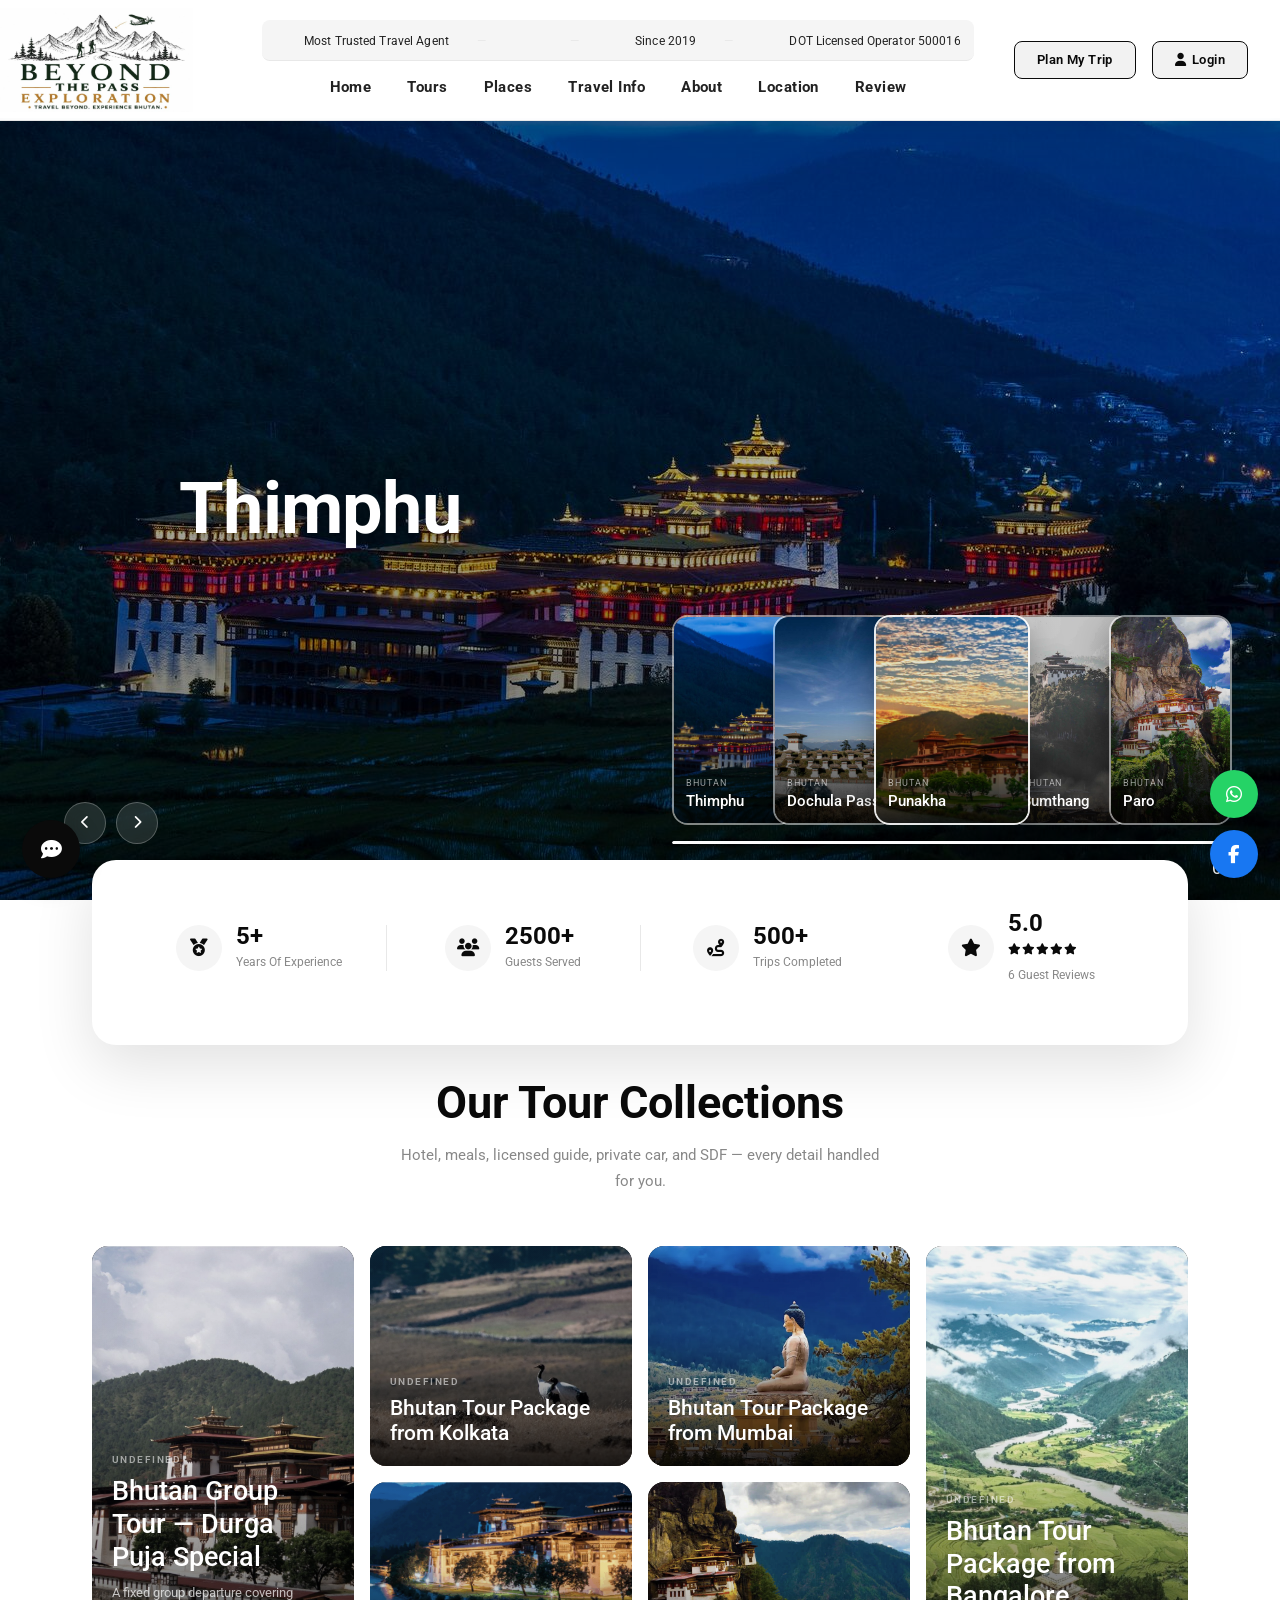
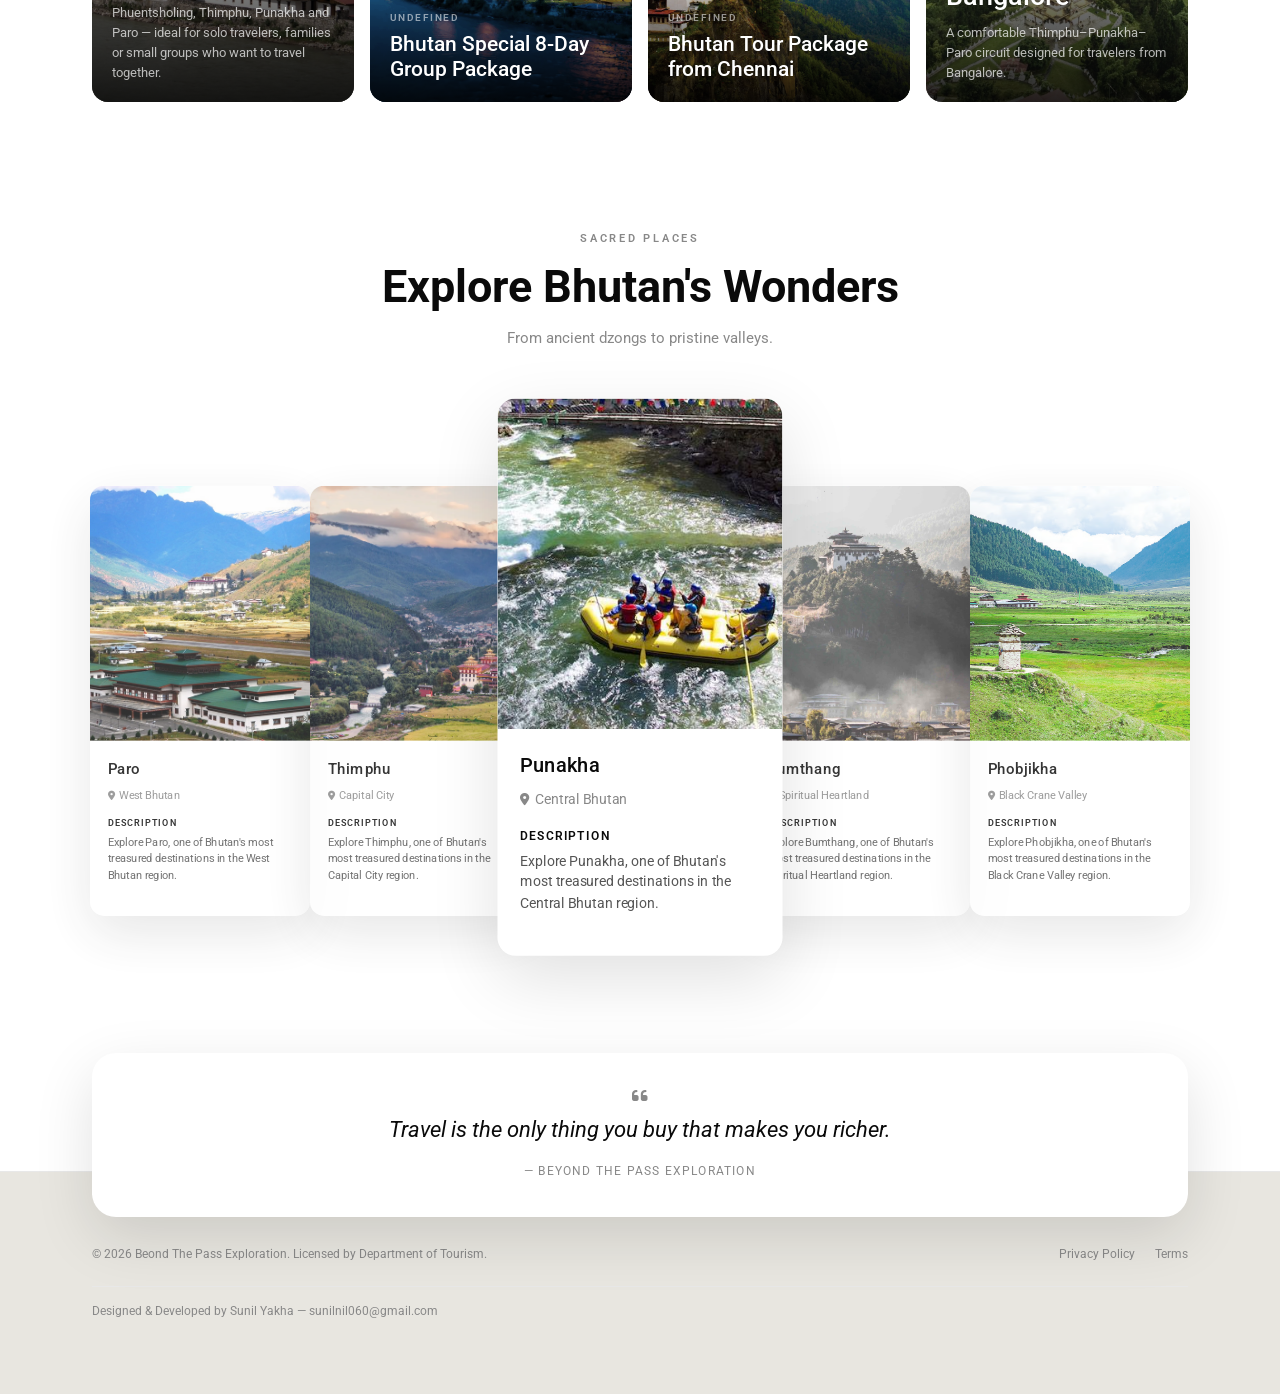
<file: index.html>
<!DOCTYPE html>
<html lang="en">
<head>

  <meta charset="UTF-8" />
  <meta name="viewport" content="width=device-width, initial-scale=1.0"/>
  <title>Beyond The pass Exploration — Bhutan Travel</title>
  <link rel="preconnect" href="https://fonts.googleapis.com">
  <link href="https://fonts.googleapis.com/css2?family=Roboto:ital,wght@0,300;0,400;0,500;0,700;0,900;1,400&display=swap" rel="stylesheet"/>
  <link rel="stylesheet" href="https://cdnjs.cloudflare.com/ajax/libs/font-awesome/6.5.0/css/all.min.css"/>
  <link rel="stylesheet" href="style.css" />
  <script src="https://accounts.google.com/gsi/client" async defer></script>
  
</head>
<body>


<!-- HEADER -->
  <header id="header">
    <div class="hdr-inner">
      <a href="#home" class="logo">
  <img src="img/finallogo2.jpeg" alt="Beyond The Pass Exploration" class="logo-img"/>
  <div class="logo-text">
    <span class="logo-name"></span>
    <span class="logo-tag"></span>
  </div>
</a>

      <div class="hdr-middle">
        <div class="ticker-bar" id="tickerBar">
          <div class="ticker-track">
            <div class="ticker-content" id="tickerContent">
               <span>Most Trusted Travel Agent</span>
              <span></span>
              <!-- <span>Jomolhari Trek departures filling fast for this season</span> -->
               <span>Since 2019</span> 
              <span>DOT Licensed Operator 50001643</span>
            </div>
          </div>
        </div>

        <nav class="nav">
        <a href="#home" class="nav-a">Home</a>
        <a href="tour.html" class="nav-a">Tours</a>
        <a href="place.html" class="nav-a">Places</a>
        <a href="travel-info.html" class="nav-a">Travel Info</a>
        <a href="about.html" class="nav-a">About</a>
        <a href="map.htm" class="nav-a">Location</a>
        <a href="review.html" class="nav-a">Review</a>
        <a href="admin-dashboard.html" class="nav-a" id="adminNavLinkDesktop" style="display:none">Admin</a>
      </nav>
      </div>

      <div class="hdr-right">
        <a href="plan-trip.html" class="hdr-btn">Plan My Trip</a>
        <div class="login-popup-wrapper">
  <button class="hdr-login-btn" id="loginTrigger">
    <i class="fa-solid fa-user"></i> <span id="loginBtnLabel">Login</span>
  </button>
  <div class="login-popup" id="loginPopup">
    <div class="popup-arrow"></div>

    <!-- LOGGED IN STATE -->
    <div class="lp-panel" id="panel-loggedin" style="display:none">
      <div class="lp-user-avatar" id="lpAvatar">U</div>
      <p class="lp-user-name" id="lpName">User</p>
      <p class="lp-user-email" id="lpEmail">user@email.com</p>
      <button class="lp-submit lp-logout-btn" id="lpLogout">Sign Out</button>
    </div>

    <!-- AUTH STATE -->
    <div id="panel-auth">
      <div class="lp-tabs">
        <button class="lp-tab active" data-tab="signin">Sign In</button>
        <button class="lp-tab" data-tab="signup">Sign Up</button>
      </div>

      <!-- SIGN IN -->
      <div class="lp-panel" id="panel-signin">
        <button class="fb-login-btn" id="fbSignin"><i class="fa-brands fa-facebook-f"></i> Continue with Facebook</button>
<button class="google-login-btn" id="googleSignin"><i class="fa-brands fa-google"></i> Continue with Google</button>
        <div class="lp-or"><span>or</span></div>
        <div class="lp-field">
          <input type="email" id="si-email" placeholder="Email address" autocomplete="email"/>
          <span class="lp-err" id="si-email-err"></span>
        </div>
        <div class="lp-field">
          <div class="lp-pw-wrap">
            <input type="password" id="si-password" placeholder="Password" autocomplete="current-password"/>
            <button type="button" class="lp-eye" data-target="si-password"><i class="fa-solid fa-eye"></i></button>
          </div>
          <span class="lp-err" id="si-pw-err"></span>
        </div>
        <a href="#" class="lp-forgot" id="forgotLink">Forgot password?</a>
        <button class="lp-submit" id="siSubmit">Sign In</button>
        <p class="lp-switch">No account? <a href="#" data-switch="signup">Sign up</a></p>
      </div>

      <!-- SIGN UP -->
      <div class="lp-panel" id="panel-signup" style="display:none">
        <button class="fb-login-btn" id="fbSignup"><i class="fa-brands fa-facebook-f"></i> Continue with Facebook</button>
<button class="google-login-btn" id="googleSignup"><i class="fa-brands fa-google"></i> Continue with Google</button>
        <div class="lp-or"><span>or</span></div>
        <div class="lp-field">
          <input type="text" id="su-name" placeholder="Full name" autocomplete="name"/>
          <span class="lp-err" id="su-name-err"></span>
        </div>
        <div class="lp-field">
          <input type="email" id="su-email" placeholder="Email address" autocomplete="email"/>
          <span class="lp-err" id="su-email-err"></span>
        </div>
        <div class="lp-field">
          <div class="lp-pw-wrap">
            <input type="password" id="su-password" placeholder="Create password (min 6 chars)" autocomplete="new-password"/>
            <button type="button" class="lp-eye" data-target="su-password"><i class="fa-solid fa-eye"></i></button>
          </div>
          <div class="lp-strength" id="su-strength"><div class="lp-strength-bar" id="su-strength-bar"></div></div>
          <span class="lp-err" id="su-pw-err"></span>
        </div>
        <button class="lp-submit" id="suSubmit">Create Account</button>
        <p class="lp-switch">Have an account? <a href="#" data-switch="signin">Sign in</a></p>
      </div>

      <!-- FORGOT PASSWORD -->
      <div class="lp-panel" id="panel-forgot" style="display:none">
        <p style="font-size:13px;color:#555;margin-bottom:12px;">Enter your email and we'll send a reset link.</p>
        <div class="lp-field">
          <input type="email" id="fp-email" placeholder="Email address"/>
          <span class="lp-err" id="fp-err"></span>
        </div>
        <button class="lp-submit" id="fpSubmit">Send Reset Link</button>
        <p class="lp-switch"><a href="#" id="backToSignin">← Back to Sign In</a></p>
      </div>
    </div>

    <p class="lp-status" id="lpStatus"></p>
  </div>
</div>
        <button class="burger" id="burger" aria-label="Menu">
          <span></span><span></span><span></span>
        </button>
      </div>
    </div>
  </header>

  <!-- MOBILE NAV -->
  <div class="mob-overlay" id="mobOverlay">
    <div class="mob-nav" id="mobNav">
      <button class="mob-close" id="mobClose"><i class="fa-solid fa-xmark"></i></button>
      <div class="mob-logo">Beyond The Pass</div>
      <nav class="mob-links">
        <a href="#home">Home</a>
        <a href="tour.html">Tours</a>
        <a href="place.html">Places</a>
        <a href="travel-info.html">Travel Info</a>
        <a href="about.html">About</a>
        <a href="map.htm">Location</a>
        <a href="review.html">Review</a>
        <a href="admin-dashboard.html" class="nav-a" id="adminNavLink" style="display:none">Admin</a>
      </nav>
      <a href="plan-trip.html" class="mob-cta">Plan My Trip →</a>
    </div>
  </div>

 <!-- HERO -->
<section class="hero" id="home">
  <div class="hero-bg" id="heroBg"></div>
  <div class="hero-overlay"></div>

  <div class="hero-body">
    <h1 class="hero-h1" id="heroTitle">Thimphu</h1>
  </div>

  <div class="hero-cards-wrap">
  <div class="hero-cards">
    <div class="hero-cards-track" id="heroThumbs"></div>
  </div>
  <div class="hero-cards-progress"><div class="hero-cards-progress-bar" id="heroProgressBar"></div></div>
</div>
<div class="hero-nav">
  <button class="hero-nav-arrow" id="heroPrev" aria-label="Previous"><i class="fa-solid fa-chevron-left"></i></button>
  <button class="hero-nav-arrow" id="heroNext" aria-label="Next"><i class="fa-solid fa-chevron-right"></i></button>
</div>
<div class="hero-counter" id="heroCounter">01</div>

  
</section>

  <!-- STATS CARD (overlaps hero bottom) -->
<div class="stats-card-wrap">
  <div class="wrap">
    <div class="stats-card">
      <div class="stat-item">
        <div class="stat-icon"><i class="fa-solid fa-medal"></i></div>
        <div class="stat-text">
          <strong>5+</strong>
          <span>Years Of Experience</span>
        </div>
      </div>
      <div class="stat-div"></div>
      <div class="stat-item">
        <div class="stat-icon"><i class="fa-solid fa-users"></i></div>
        <div class="stat-text">
          <strong>2500+</strong>
          <span>Guests Served</span>
        </div>
      </div>
      <div class="stat-div"></div>
      <div class="stat-item">
        <div class="stat-icon"><i class="fa-solid fa-route"></i></div>
        <div class="stat-text">
          <strong>500+</strong>
          <span>Trips Completed</span>
        </div>
      </div>
      <div class="stat-item">
  <div class="stat-icon"><i class="fa-solid fa-star"></i></div>
  <div class="stat-text">
    <strong id="avgRatingStat">4.9</strong>
    <span id="avgRatingStars" style="margin-bottom:2px;"></span>
    <span><span id="reviewCountStat">6</span> Guest Reviews</span>
  </div>
</div>
    </div>
  </div>
</div>

  <!-- TOUR PACKAGES -->
<section class="section" id="tours">
  <div class="wrap">
    <div class="sec-head">
      <h2 class="sec-title">Our <em>Tour</em> Collections</h2>
      <p class="sec-desc">Hotel, meals, licensed guide, private car, and SDF — every detail handled for you.</p>
    </div>

    <div class="tour-mosaic" id="tourMosaic"></div>

    
    </div>
  </div>
</section>

<!-- DESTINATIONS -->
<section class="dest-section" id="destinations">
  <div class="wrap">
    <div class="sec-head">
      <p class="sec-label">Sacred Places</p>
      <h2 class="sec-title">Explore Bhutan's <em>Wonders</em></h2>
      <p class="sec-desc">From ancient dzongs to pristine valleys.</p>
    </div>
    <div class="dest-stack" id="destStack"></div>
  </div>
</section>
  


 
<!-- QUOTE STRIP -->
<div class="news-wrap">
  <div class="wrap">
    <div class="news-box">
      <i class="fa-solid fa-quote-left news-quote-icon"></i>
      <p class="news-quote-text">Travel is the only thing you buy that makes you richer.</p>
      <span class="news-quote-sub">— Beyond The Pass Exploration</span>
    </div>
  </div>
</div>

  <!-- FOOTER -->
  <footer class="footer">
    <div class="wrap">
      <div class="footer-bottom">
        <p>© 2026 Beond The Pass Exploration. Licensed by Department of Tourism.</p>
        <div class="fb-links">
          <a href="#">Privacy Policy</a>
          <a href="#">Terms</a>
        </div>
      </div>
      <div class="footer-bottom" style="border-top:1px solid var(--border);padding-top:14px;">
        <p>Designed &amp; Developed by Sunil Yakha — <a href="mailto:sunilnil060@gmail.com">sunilnil060@gmail.com</a></p>
      </div>
    </div>
  </footer>



  <!-- MODAL -->
  <div class="modal-overlay" id="modalOverlay">
    <div class="modal-box" id="modalBox">
      <button class="modal-close" id="modalClose"><i class="fa-solid fa-xmark"></i></button>
      <div id="modalBody"></div>
    </div>
  </div>
<div class="float-social">
  <a href="https://wa.me/97577454544" target="_blank" rel="noopener" class="float-social-btn fs-whatsapp" aria-label="WhatsApp">
    <i class="fa-brands fa-whatsapp"></i>
  </a>
  
  <a href="https://www.facebook.com/share/1JbPyf4ih3/?mibextid=wwXIfr" target="_blank" rel="noopener" class="float-social-btn fs-facebook" aria-label="Facebook">
    <i class="fa-brands fa-facebook-f"></i>
  </a>
</div>
<!-- AI CHATBOT -->
<div class="chat-widget">
  <button class="chat-toggle" id="chatToggle" aria-label="Chat with us">
    <i class="fa-solid fa-comment-dots" id="chatIconOpen"></i>
    <i class="fa-solid fa-xmark" id="chatIconClose" style="display:none"></i>
  </button>

  <div class="chat-window" id="chatWindow">
    <div class="chat-header">
      <div class="chat-header-avatar"><i class="fa-solid fa-mountain-sun"></i></div>
      <div>
        <strong>Beyond The Pass Exploration</strong>
        <span>Usually replies instantly</span>
      </div>
    </div>
    <div class="chat-body" id="chatBody"></div>
    <div class="chat-quick" id="chatQuick"></div>
    <form class="chat-input-row" id="chatForm">
      <input type="text" id="chatInput" placeholder="Ask about tours, pricing, visa…" autocomplete="off"/>
      <button type="submit" aria-label="Send"><i class="fa-solid fa-paper-plane"></i></button>
    </form>
  </div>
</div>
  <script src="script.js"></script>
</body>
</html>
</file>
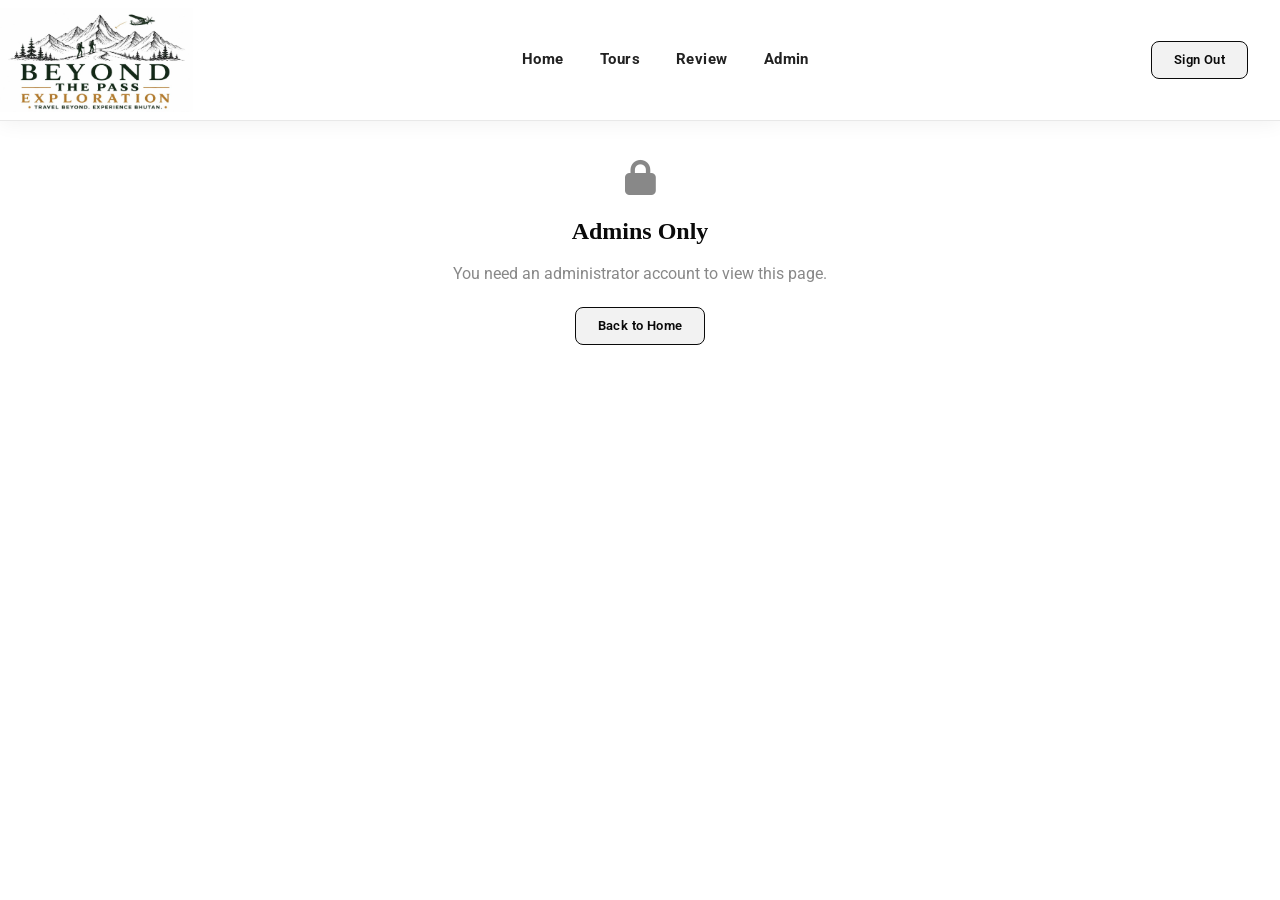
<file: admin-dashboard.html>
<!DOCTYPE html>
<html lang="en">
<head>
  <meta charset="UTF-8" />
  <meta name="viewport" content="width=device-width, initial-scale=1.0"/>
  <title>Admin Dashboard — Beyond The Pass Exploration</title>
  <link rel="preconnect" href="https://fonts.googleapis.com">
  <link href="https://fonts.googleapis.com/css2?family=Roboto:ital,wght@0,300;0,400;0,500;0,700;0,900;1,400&display=swap" rel="stylesheet"/>
  <link rel="stylesheet" href="https://cdnjs.cloudflare.com/ajax/libs/font-awesome/6.5.0/css/all.min.css"/>
  <link rel="stylesheet" href="style.css" />
  <style>
    .admin-wrap{max-width:1100px;margin:calc(var(--header-h) + 40px) auto 80px;padding:0 32px;}
    .admin-head{margin-bottom:32px;}
    .admin-stats{display:grid;grid-template-columns:repeat(4,1fr);gap:16px;margin-bottom:40px;}
    .admin-stat-card{background:var(--off-white);border:1px solid var(--border);border-radius:12px;padding:20px;}
    .admin-stat-card strong{display:block;font-size:1.8rem;font-family:var(--ff-display,serif);}
    .admin-table{width:100%;border-collapse:collapse;font-size:0.85rem;}
    .admin-table th,.admin-table td{text-align:left;padding:10px 12px;border-bottom:1px solid var(--border);}
    .admin-table th{font-size:0.7rem;text-transform:uppercase;letter-spacing:0.08em;color:var(--muted);}
    .admin-section{margin-bottom:48px;}
    .denied-box{max-width:480px;margin:160px auto;text-align:center;}
  </style>
</head>
<body>

<!-- HEADER (copy from index.html so nav/login stays consistent) -->
<header id="header">
  <div class="hdr-inner">
    <a href="index.html#home" class="logo">
      <img src="img/finallogo2.jpeg" alt="Beyond The Pass Exploration" class="logo-img"/>
    </a>
    <div class="hdr-middle">
      <nav class="nav">
        <a href="index.html#home" class="nav-a">Home</a>
        <a href="tour.html" class="nav-a">Tours</a>
        <a href="review.html" class="nav-a">Review</a>
        <a href="admin-dashboard.html" class="nav-a active" id="adminNavLink">Admin</a>
      </nav>
    </div>
    <div class="hdr-right">
      <span id="adminUserLabel" style="font-size:0.85rem;color:var(--mid);margin-right:12px;"></span>
      <button class="hdr-login-btn" id="adminLogoutBtn">Sign Out</button>
    </div>
  </div>
</header>

<!-- DENIED VIEW -->
<div class="denied-box" id="deniedBox" style="display:none">
  <i class="fa-solid fa-lock" style="font-size:2.2rem;color:var(--muted);margin-bottom:16px;"></i>
  <h2 style="font-family:var(--ff-display,serif);margin-bottom:8px;">Admins Only</h2>
  <p style="color:var(--muted);margin-bottom:20px;">You need an administrator account to view this page.</p>
  <a href="index.html" class="hdr-btn">Back to Home</a>
</div>

<!-- ADMIN VIEW -->
<div class="admin-wrap" id="adminWrap" style="display:none">
  <div class="admin-head">
    <h1 style="font-family:var(--ff-display,serif);font-size:2rem;">Admin Dashboard</h1>
    <p style="color:var(--muted);">Manage tours, reviews, and site data.</p>
  </div>

  <div class="admin-stats" id="adminStats"></div>

  <div class="admin-section">
    <h3 style="margin-bottom:14px;">Trip Plan Requests</h3>
    <table class="admin-table">
      <thead><tr><th>Name</th><th>Email</th><th>Phone</th><th>Arrival</th><th>Duration</th><th>Interested In</th><th>Message</th><th></th></tr></thead>
      <tbody id="adminTripRequestsBody"></tbody>
    </table>
  </div>

  <div class="admin-section">
    <h3 style="margin-bottom:14px;">Guest Reviews</h3>
    <table class="admin-table">
      <thead><tr><th>Name</th><th>Trip</th><th>Rating</th><th>Review</th><th></th></tr></thead>
      <tbody id="adminReviewsBody"></tbody>
    </table>
  </div>

  <div class="admin-section">
    <h3 style="margin-bottom:14px;">Registered Users</h3>
    <table class="admin-table">
      <thead><tr><th>Name</th><th>Email</th><th>Role</th></tr></thead>
      <tbody id="adminUsersBody"></tbody>
    </table>
  </div>
</div>

<script src="script.js"></script>
<script>
  (function () {
    function init() {
      const user = window.AuthHelpers ? window.AuthHelpers.currentUser() : null;
      const isAdmin = window.AuthHelpers ? window.AuthHelpers.isAdmin() : false;

      if (!isAdmin) {
        document.getElementById('deniedBox').style.display = 'block';
        return;
      }

      document.getElementById('adminWrap').style.display = 'block';
      document.getElementById('adminUserLabel').textContent = user.name;

      // Stats
      const stats = document.getElementById('adminStats');
      const reviewCount = JSON.parse(localStorage.getItem('btpe_guest_reviews') || '[]').length;
      const userCount = Object.keys(JSON.parse(localStorage.getItem('rnv_users') || '{}')).length;
      const tripRequestCount = JSON.parse(localStorage.getItem('btpe_trip_requests') || '[]').length;
      stats.innerHTML = `
        <div class="admin-stat-card"><strong>${typeof TOURS !== 'undefined' ? TOURS.length : '—'}</strong>Total Tours</div>
        <div class="admin-stat-card"><strong>${tripRequestCount}</strong>Trip Plan Requests</div>
        <div class="admin-stat-card"><strong>${reviewCount}</strong>Guest Reviews</div>
        <div class="admin-stat-card"><strong>${userCount}</strong>Registered Users</div>
      `;

      // Trip plan requests table
      const tripRequests = JSON.parse(localStorage.getItem('btpe_trip_requests') || '[]');
      document.getElementById('adminTripRequestsBody').innerHTML = tripRequests.length
        ? tripRequests.map((r, i) => `
            <tr>
              <td>${r.first_name} ${r.last_name}</td>
              <td>${r.email}</td>
              <td>${r.phone || '—'}</td>
              <td>${r.arrival_date || '—'}</td>
              <td>${r.duration || '—'}</td>
              <td>${r.interested_in || '—'}</td>
              <td style="max-width:220px;">${r.message || '—'}</td>
              <td><button data-i="${i}" class="admin-del-trip" style="color:#e53935;background:none;border:none;cursor:pointer;">Delete</button></td>
            </tr>`).join('')
        : `<tr><td colspan="8" style="color:var(--muted);">No trip plan requests yet.</td></tr>`;

      document.querySelectorAll('.admin-del-trip').forEach(btn => {
        btn.addEventListener('click', () => {
          const idx = parseInt(btn.dataset.i);
          const arr = JSON.parse(localStorage.getItem('btpe_trip_requests') || '[]');
          arr.splice(idx, 1);
          localStorage.setItem('btpe_trip_requests', JSON.stringify(arr));
          init(); // re-render
        });
      });

      // Reviews table
      const reviews = JSON.parse(localStorage.getItem('btpe_guest_reviews') || '[]');
      document.getElementById('adminReviewsBody').innerHTML = reviews.length
        ? reviews.map((r, i) => `
            <tr>
              <td>${r.name}</td>
              <td>${r.trip || '—'}</td>
              <td>${'★'.repeat(r.stars)}</td>
              <td style="max-width:300px;">${r.text}</td>
              <td><button data-i="${i}" class="admin-del-review" style="color:#e53935;background:none;border:none;cursor:pointer;">Delete</button></td>
            </tr>`).join('')
        : `<tr><td colspan="5" style="color:var(--muted);">No guest reviews yet.</td></tr>`;

      document.querySelectorAll('.admin-del-review').forEach(btn => {
        btn.addEventListener('click', () => {
          const idx = parseInt(btn.dataset.i);
          const arr = JSON.parse(localStorage.getItem('btpe_guest_reviews') || '[]');
          arr.splice(idx, 1);
          localStorage.setItem('btpe_guest_reviews', JSON.stringify(arr));
          init(); // re-render
        });
      });

      // Users table
      const users = JSON.parse(localStorage.getItem('rnv_users') || '{}');
      document.getElementById('adminUsersBody').innerHTML = Object.entries(users).map(([email, u]) => `
        <tr>
          <td>${u.name}</td>
          <td>${email}</td>
          <td>${u.role || 'customer'}</td>
        </tr>`).join('');

      // Logout
      document.getElementById('adminLogoutBtn').addEventListener('click', () => {
        sessionStorage.removeItem('rnv_session');
        window.location.href = 'index.html';
      });
    }

    // Wait a tick for script.js's auth IIFE to run first
    setTimeout(init, 50);
  })();
</script>
</body>
</html>
</file>
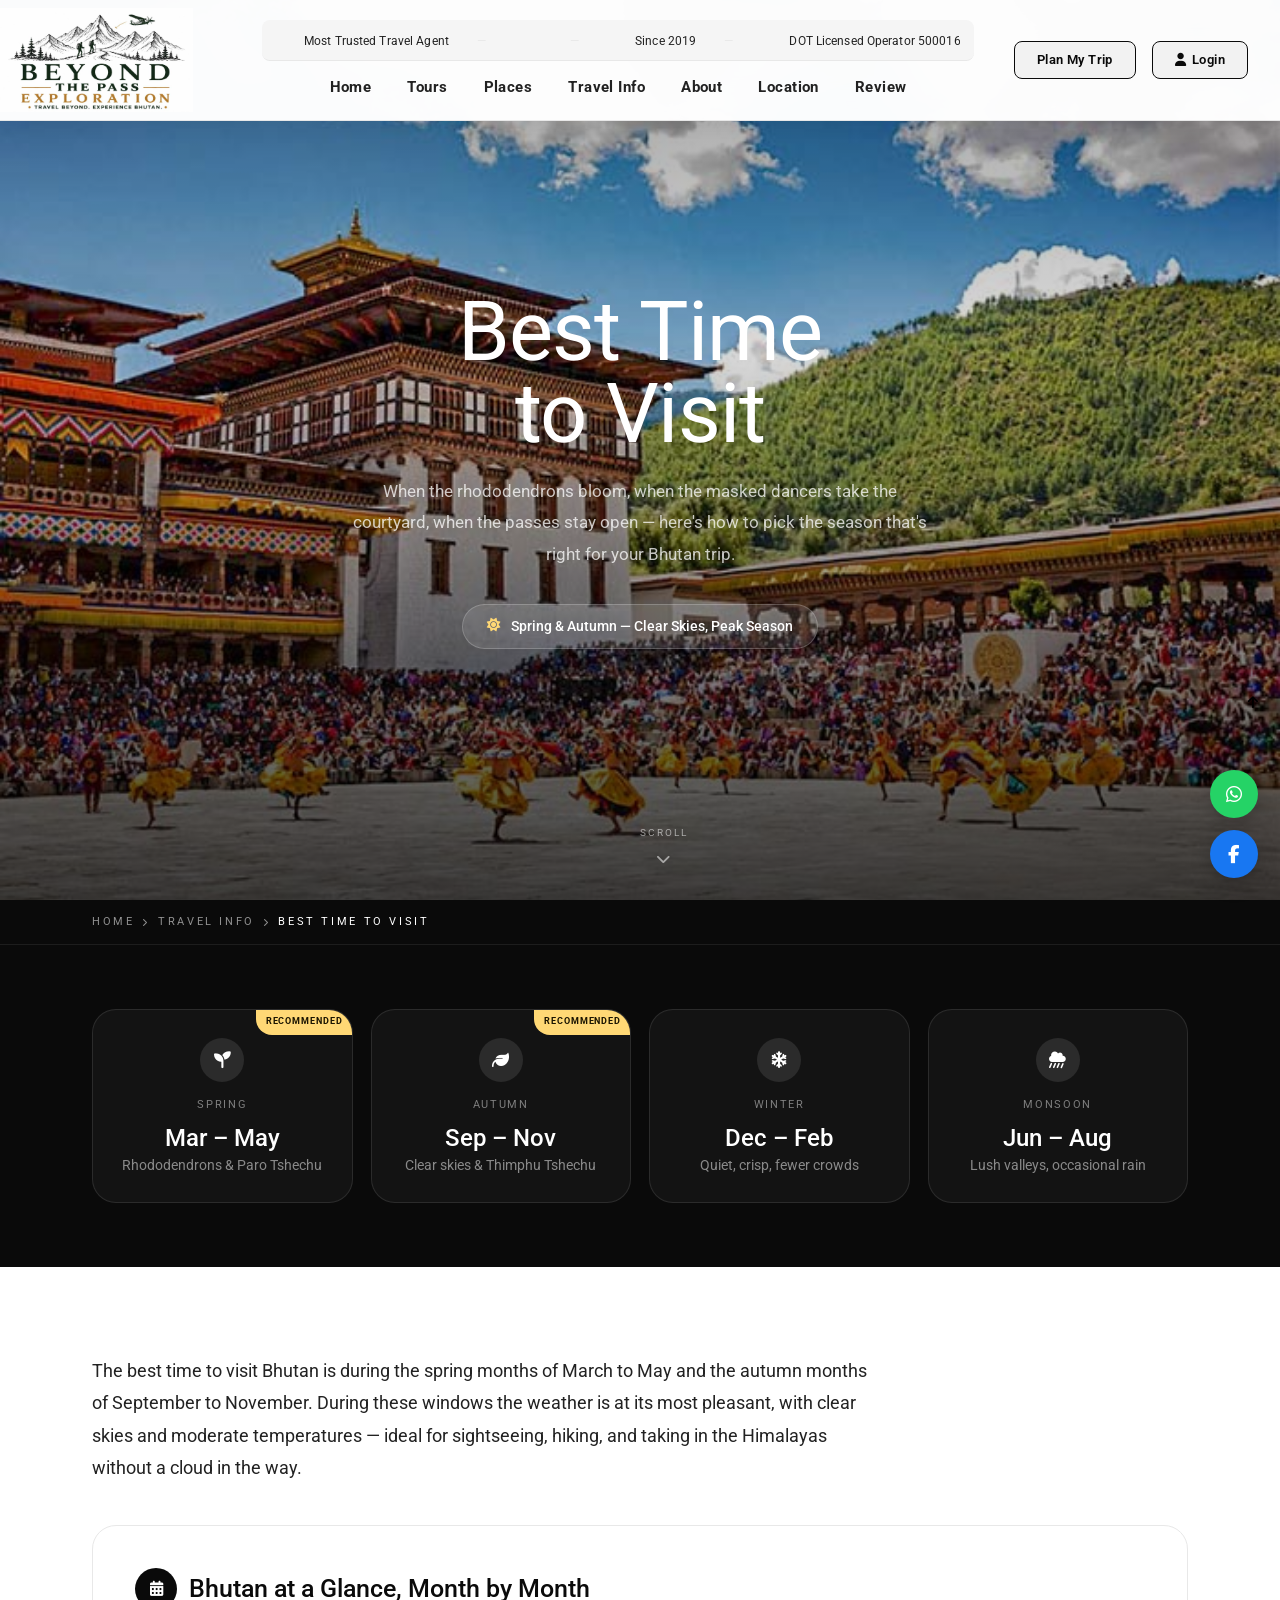
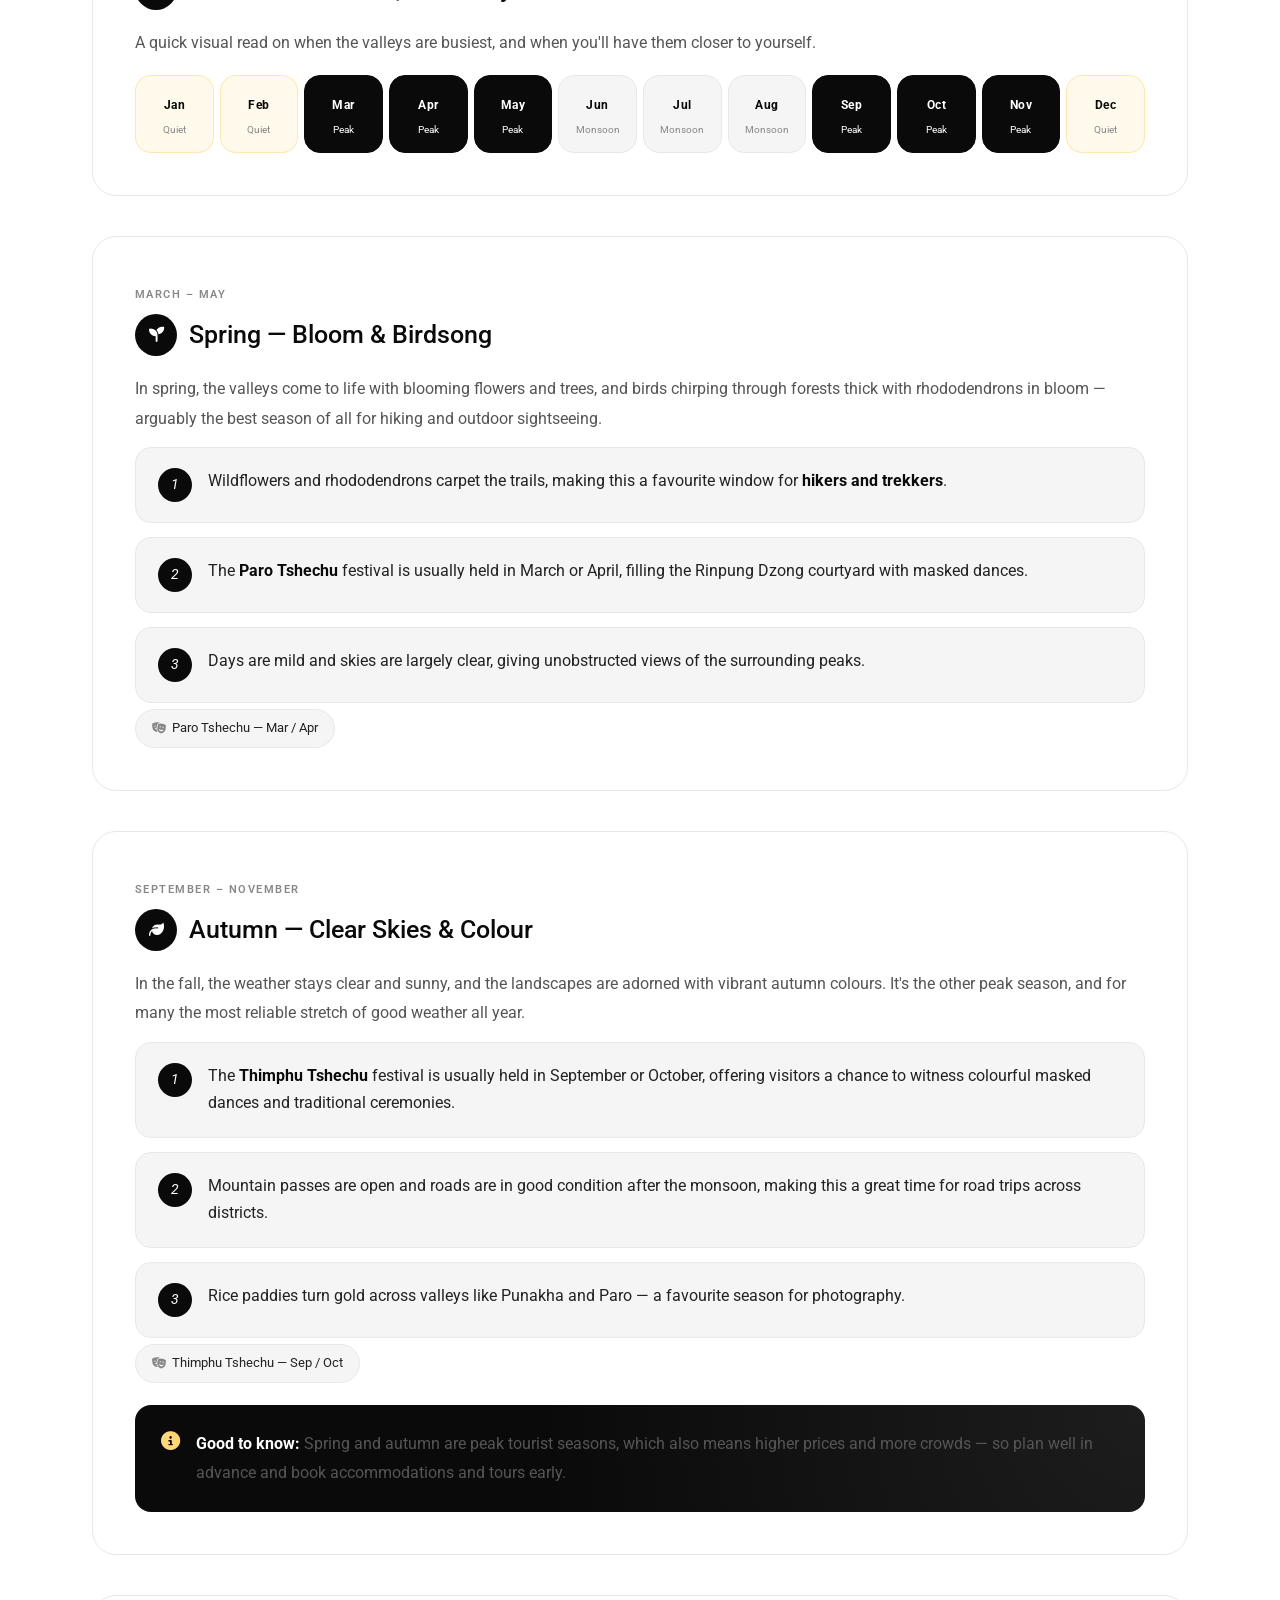
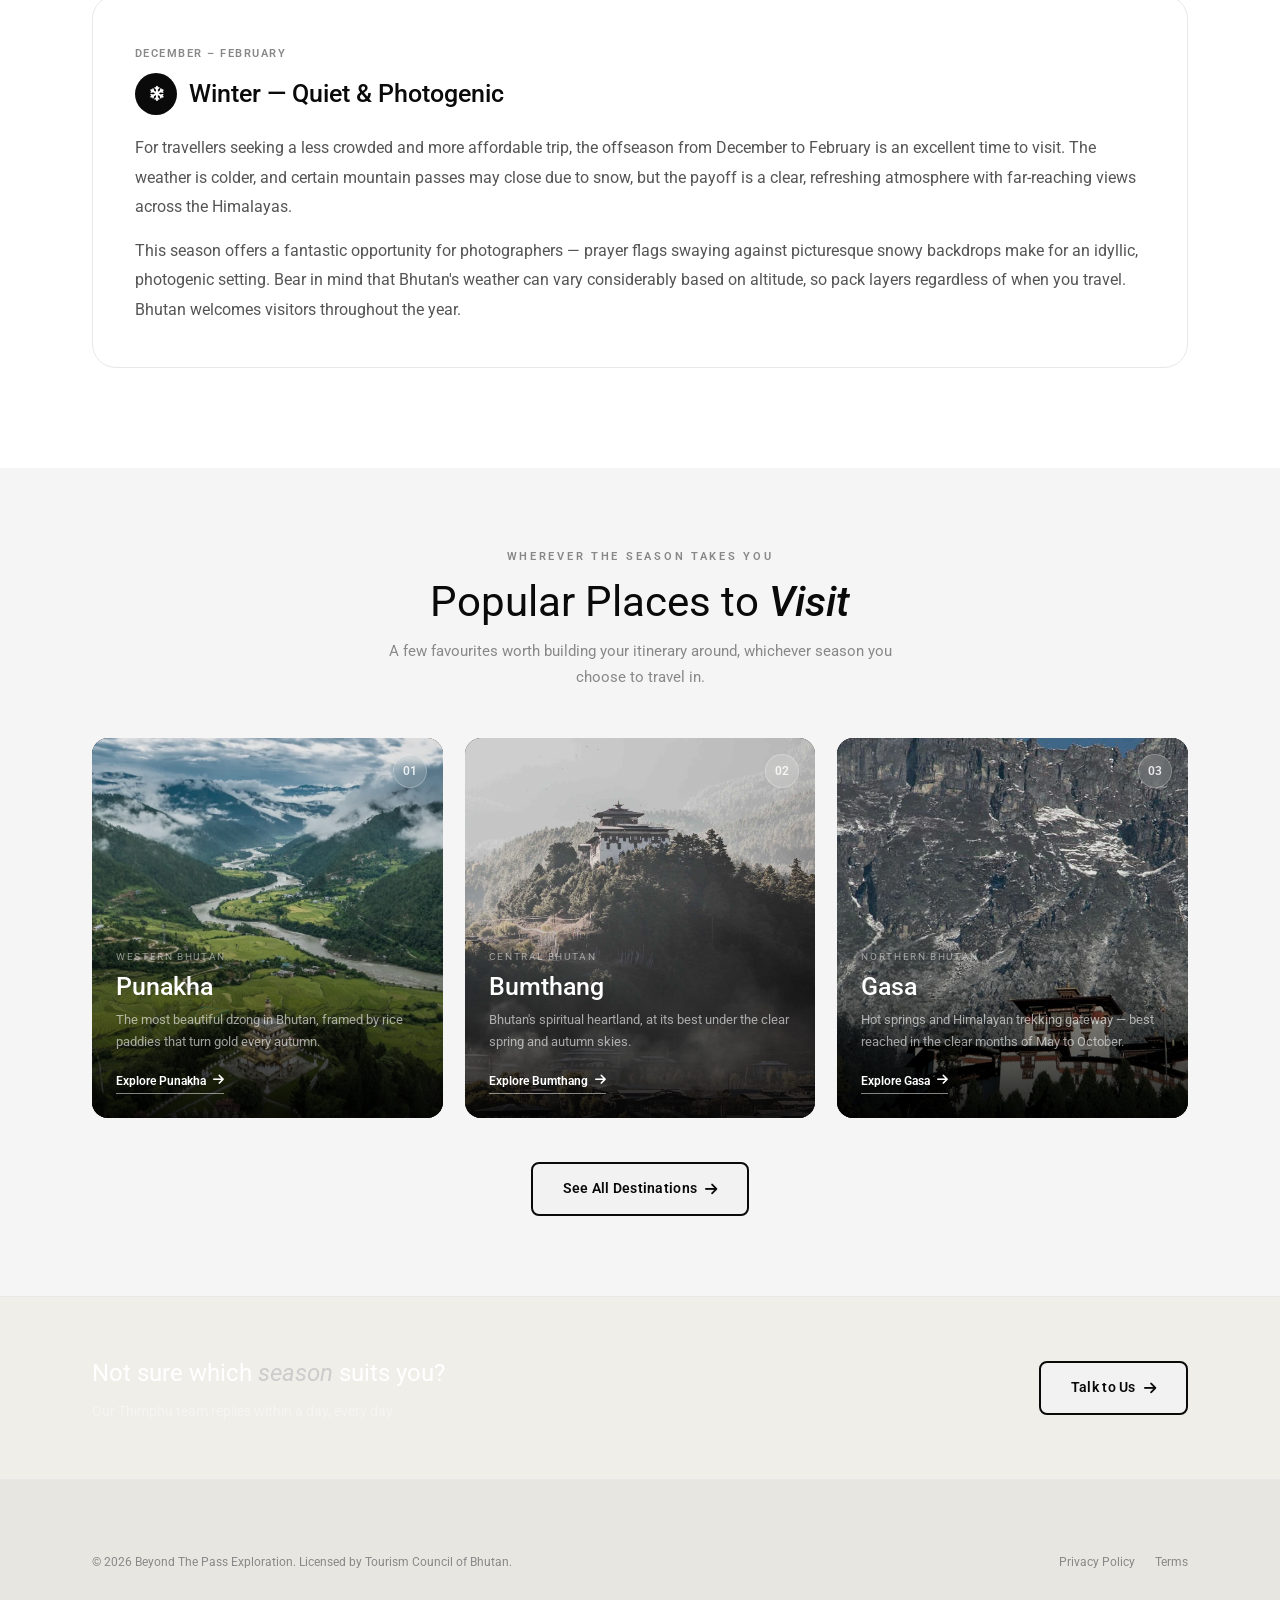
<file: besttime.html>
<!DOCTYPE html>
<html lang="en">
<head>
  <meta charset="UTF-8" />
  <meta name="viewport" content="width=device-width, initial-scale=1.0"/>
  <title>Best Time to Visit Bhutan — Ridge & Valley Bhutan Travel</title>
  <link rel="preconnect" href="https://fonts.googleapis.com">
  <link href="https://fonts.googleapis.com/css2?family=Playfair+Display:ital,wght@0,400;0,500;0,700;1,400;1,500&family=Roboto:ital,wght@0,300;0,400;0,500;0,700;0,900;1,400&display=swap" rel="stylesheet"/>
  <link rel="stylesheet" href="https://cdnjs.cloudflare.com/ajax/libs/font-awesome/6.5.0/css/all.min.css"/>
  <link rel="stylesheet" href="style.css" />
  <script src="https://accounts.google.com/gsi/client" async defer></script>
  <style>
    /* ═══════════════════════════════════════════════════
       BEST TIME TO VISIT — page-specific styles
       (extends style.css, same big-hero + card language as visa.html / sdf.html / payment.html)
    ════════════════════════════════════════════════════ */





    /* ---- BIG HERO ---- */
    .btv-hero {
      position: relative;
      min-height: 100vh;
      display: flex; flex-direction: column;
      align-items: center; justify-content: center;
      overflow: hidden;
    }
    .btv-hero-bg {
      position: absolute; inset: 0;
      width: 100%; height: 100%;
      object-fit: cover; object-position: center;
      background: var(--black-3);
      animation: kenBurns 9s ease-in-out forwards;
    }
    .btv-hero-overlay {
      position: absolute; inset: 0;
      background: linear-gradient(
        to bottom,
        rgba(0,0,0,0.4) 0%,
        rgba(0,0,0,0.14) 38%,
        rgba(0,0,0,0.74) 100%
      );
    }
    .btv-hero-body {
      position: relative; z-index: 2;
      text-align: center;
      padding: 80px 24px 40px;
      animation: fadeUp 1s ease 0.3s both;
    }
    .btv-hero-eyebrow {
      font-size: 0.72rem; letter-spacing: 0.32em; text-transform: uppercase;
      color: rgba(255,255,255,0.6); margin-bottom: 22px; display: block;
    }
    .btv-hero h1 {
      font-family: var(--ff-display);
      font-size: clamp(2.6rem, 7vw, 5.2rem);
      font-weight: 400; color: var(--white);
      line-height: 0.98; margin-bottom: 22px;
      letter-spacing: -0.01em;
    }
    .btv-hero h1 em { font-style: italic; font-weight: 500; color: var(--light); }
    .btv-hero p {
      color: rgba(255,255,255,0.75); font-size: 1.08rem;
      max-width: 580px; margin: 0 auto 8px; line-height: 1.8;
    }
    .btv-hero-badge {
      display: inline-flex; align-items: center; gap: 10px;
      background: rgba(255,255,255,0.1); backdrop-filter: blur(16px);
      border: 1px solid rgba(255,255,255,0.2); border-radius: 999px;
      padding: 10px 24px; margin-top: 26px;
      font-size: 0.85rem; color: var(--white); font-weight: 500;
      animation: fadeUp 1s ease 0.6s both;
    }
    .btv-hero-badge strong { font-family: var(--ff-display); font-style: italic; }

    .btv-hero-scroll {
      position: absolute; bottom: 34px; left: 50%; transform: translateX(-50%);
      z-index: 2; display: flex; flex-direction: column; align-items: center; gap: 10px;
      color: rgba(255,255,255,0.55); font-size: 0.65rem;
      letter-spacing: 0.2em; text-transform: uppercase; cursor: pointer;
      animation: fadeUp 1s ease 0.9s both;
    }
    .btv-hero-scroll i { font-size: 0.9rem; animation: bounceDown 1.8s ease-in-out infinite; }
    @keyframes bounceDown {
      0%,100% { transform: translateY(0); opacity: 0.5; }
      50% { transform: translateY(8px); opacity: 1; }
    }

    /* ---- Breadcrumb ---- */
    .crumb-bar {
      position: sticky; top: 72px; z-index: 850;
      background: var(--black);
      border-bottom: 1px solid rgba(255,255,255,0.08);
    }
    .crumb-bar .wrap { padding: 13px 32px; }
    .info-crumb {
      font-size: 0.68rem; letter-spacing: 0.24em; text-transform: uppercase;
      color: rgba(255,255,255,0.55); display: flex; align-items: center; gap: 8px;
    }
    .info-crumb a { color: rgba(255,255,255,0.55); transition: color 0.25s; }
    .info-crumb a:hover { color: var(--white); }
    .info-crumb .current { color: var(--white); }

    /* ---- Quick facts / seasons-at-a-glance banner ---- */
    .btv-fact-sec { background: var(--black); padding: 64px 0; }
    .btv-fact-grid { display: grid; grid-template-columns: repeat(4, 1fr); gap: 18px; }
    .btv-fact-card {
      background: rgba(255,255,255,0.04);
      border: 1px solid rgba(255,255,255,0.1);
      border-radius: var(--r-xl);
      padding: 28px 22px;
      text-align: center;
      transition: var(--t);
    }
    .btv-fact-card:hover { background: rgba(255,255,255,0.08); border-color: rgba(255,255,255,0.3); transform: translateY(-6px); }
    .btv-fact-card.rec::before {
      content: 'Recommended';
      position: absolute; top: -1px; right: -1px;
      background: #ffd875; color: #1a1400;
      font-size: 0.56rem; font-weight: 700; letter-spacing: 0.1em; text-transform: uppercase;
      padding: 5px 10px; border-radius: 0 var(--r-xl) 0 var(--r-lg);
    }
    .btv-fact-card { position: relative; overflow: hidden; }
    .vf-icon {
      width: 44px; height: 44px; border-radius: 50%; background: rgba(255,255,255,0.1);
      display: flex; align-items: center; justify-content: center; margin: 0 auto 14px;
      color: var(--white); font-size: 1.05rem;
    }
    .vf-label { font-size: 0.66rem; letter-spacing: 0.16em; text-transform: uppercase; color: rgba(255,255,255,0.45); margin-bottom: 10px; }
    .vf-value { font-family: var(--ff-display); font-size: 1.5rem; color: var(--white); font-weight: 500; line-height: 1.2; }
    .vf-value small { font-size: 0.85rem; font-weight: 400; color: rgba(255,255,255,0.5); display: block; margin-top: 4px; }

    /* ---- Content section ---- */
    .btv-section { background: var(--white); padding: 88px 0 40px; }
    .btv-intro { max-width: 780px; margin-bottom: 20px; }
    .btv-intro p { color: var(--dark); font-size: 1.1rem; line-height: 1.85; }

    .btv-block {
      position: relative;
      border: 1px solid var(--border);
      border-radius: var(--r-xl);
      padding: 42px;
      margin: 40px 0;
      overflow: hidden;
      transition: transform 0.45s cubic-bezier(0.16, 1, 0.3, 1), box-shadow 0.45s ease, border-color 0.45s ease;
    }
    .btv-block::before {
      content: '';
      position: absolute; top: 0; left: 0;
      width: 5px; height: 100%;
      background: var(--black);
      transform: scaleY(0); transform-origin: top;
      transition: transform 0.5s cubic-bezier(0.16, 1, 0.3, 1);
    }
    .btv-block:hover { transform: translateY(-6px); box-shadow: var(--shadow); border-color: transparent; }
    .btv-block:hover::before { transform: scaleY(1); }

    .btv-block h2 {
      font-family: var(--ff-display); font-size: 1.55rem; font-weight: 500; color: var(--black);
      margin-bottom: 18px; display: flex; align-items: center; gap: 12px;
    }
    .btv-block h2 i {
      width: 42px; height: 42px; border-radius: 50%; background: var(--black); color: var(--white);
      display: flex; align-items: center; justify-content: center; font-size: 0.95rem; flex-shrink: 0;
    }
    .btv-block .season-tag {
      display: inline-block; font-size: 0.66rem; letter-spacing: 0.14em; text-transform: uppercase;
      color: var(--muted, #888); font-weight: 600; margin-bottom: 10px;
    }
    .btv-block p { color: var(--mid); font-size: 1rem; line-height: 1.85; margin-bottom: 14px; }
    .btv-block p:last-child { margin-bottom: 0; }

    .btv-list { display: flex; flex-direction: column; gap: 14px; margin-top: 8px; }
    .btv-list-item {
      display: flex; align-items: flex-start; gap: 16px;
      background: var(--off-white); border: 1px solid var(--border);
      border-radius: var(--r-lg); padding: 20px 22px;
      transition: var(--t);
    }
    .btv-list-item:hover { border-color: var(--dark); box-shadow: var(--shadow-sm); transform: translateX(4px); }
    .btv-list-num {
      flex-shrink: 0; width: 34px; height: 34px; border-radius: 50%;
      background: var(--black); color: var(--white); font-family: var(--ff-display); font-style: italic;
      font-size: 0.88rem; display: flex; align-items: center; justify-content: center;
    }
    .btv-list-item p { margin: 0; font-size: 0.97rem; color: var(--dark); line-height: 1.75; }
    .btv-list-item strong { color: var(--black); }

    .btv-note {
      display: flex; gap: 16px; align-items: flex-start;
      background: var(--black); color: rgba(255,255,255,0.82);
      border-radius: var(--r-lg); padding: 24px 26px; margin-top: 22px;
      font-size: 0.96rem; line-height: 1.8;
      position: relative; overflow: hidden;
    }
    .btv-note::before { content:''; position:absolute; inset:0; background: radial-gradient(circle at top right, rgba(255,255,255,0.08), transparent 60%); }
    .btv-note i { color: #ffd875; margin-top: 3px; flex-shrink: 0; font-size: 1.2rem; position: relative; }
    .btv-note p { position: relative; margin: 0; }
    .btv-note strong { color: var(--white); }

    /* Festival chips */
    .fest-chips { display: flex; flex-wrap: wrap; gap: 8px; margin-top: 6px; }
    .fest-chip {
      background: var(--off-white); border: 1px solid var(--border); border-radius: 999px;
      padding: 7px 16px; font-size: 0.82rem; color: var(--dark); display: inline-flex; align-items: center; gap: 6px;
      transition: var(--t);
    }
    .fest-chip:hover { background: var(--black); color: var(--white); border-color: var(--black); }
    .fest-chip i { font-size: 0.7rem; color: var(--muted); }
    .fest-chip:hover i { color: var(--white); }

    /* Monthly climate strip */
    .month-strip { display: grid; grid-template-columns: repeat(12, 1fr); gap: 6px; margin-top: 18px; }
    .month-cell {
      text-align: center; padding: 14px 4px; border-radius: var(--r-lg);
      border: 1px solid var(--border); background: var(--off-white);
      transition: var(--t);
    }
    .month-cell.peak { background: var(--black); border-color: var(--black); }
    .month-cell.peak .m-name, .month-cell.peak .m-tag { color: var(--white); }
    .month-cell.low { background: rgba(255,216,117,0.14); border-color: rgba(255,216,117,0.5); }
    .month-cell:hover { transform: translateY(-4px); box-shadow: var(--shadow-sm); }
    .m-name { font-size: 0.72rem; font-weight: 700; color: var(--black); letter-spacing: 0.04em; }
    .m-tag { font-size: 0.6rem; color: var(--muted); margin-top: 4px; display: block; }

    /* ---- Popular places (shared visual language with visa.html / place.html) ---- */
    .btv-places { background: var(--off-white); padding: 80px 0; margin-top: 20px; }
    .vp-head { text-align: center; margin-bottom: 48px; }
    .vp-head .sec-label { display:block; font-size:0.68rem; font-weight:600; letter-spacing:0.25em; text-transform:uppercase; color:var(--muted); margin-bottom:12px; }
    .vp-head .sec-title { font-family: var(--ff-display); font-size: clamp(1.9rem, 3.6vw, 2.6rem); font-weight: 400; color: var(--black); margin-bottom: 12px; }
    .vp-head .sec-title em { font-style: italic; font-weight: 500; }
    .vp-head p { color: var(--muted); font-size: 0.96rem; max-width: 520px; margin: 0 auto; }

    .btv-place-grid { display: grid; grid-template-columns: repeat(3, 1fr); gap: 22px; }
    .btv-place-card {
      position: relative; border-radius: var(--r-lg); overflow: hidden; cursor: pointer;
      height: 380px; transition: var(--t); background: var(--black-2);
    }
    .btv-place-card:hover { transform: translateY(-8px); box-shadow: 0 20px 50px rgba(0,0,0,0.28); }
    .btv-place-card img { width: 100%; height: 100%; object-fit: cover; transition: transform 0.7s ease; filter: grayscale(30%); }
    .btv-place-card:hover img { transform: scale(1.09); filter: grayscale(0%); }
    .btv-place-veil { position: absolute; inset: 0; background: linear-gradient(to top, rgba(0,0,0,0.88) 0%, rgba(0,0,0,0.1) 55%); }
    .btv-place-num {
      position: absolute; top: 16px; right: 16px; width: 34px; height: 34px; border-radius: 50%;
      background: rgba(255,255,255,0.14); backdrop-filter: blur(6px); border: 1px solid rgba(255,255,255,0.25);
      color: rgba(255,255,255,0.85); font-size: 0.78rem; font-weight: 600;
      display: flex; align-items: center; justify-content: center;
    }
    .btv-place-info { position: absolute; bottom: 0; left: 0; right: 0; padding: 24px; }
    .btv-place-region { font-size: 0.64rem; color: rgba(255,255,255,0.5); letter-spacing: 0.16em; text-transform: uppercase; margin-bottom: 6px; }
    .btv-place-name { font-family: var(--ff-display); font-size: 1.55rem; color: var(--white); font-weight: 500; line-height: 1.2; margin-bottom: 8px; }
    .btv-place-desc { font-size: 0.83rem; color: rgba(255,255,255,0.6); line-height: 1.6; margin-bottom: 14px; }
    .btv-place-link { display: inline-flex; align-items: center; gap: 7px; font-size: 0.78rem; font-weight: 600; color: var(--white); border-bottom: 1.5px solid rgba(255,255,255,0.5); padding-bottom: 2px; transition: var(--t); }
    .btv-place-card:hover .btv-place-link { border-color: var(--white); gap: 11px; }

    .vp-more { text-align: center; margin-top: 44px; }

    @media (max-width: 1100px) {
      .btv-fact-grid { grid-template-columns: 1fr 1fr; }
      .btv-place-grid { grid-template-columns: 1fr 1fr; }
      .month-strip { grid-template-columns: repeat(6, 1fr); }
    }
    @media (max-width: 768px) {
      .btv-hero { min-height: 82vh; }
      .btv-section { padding: 56px 0 24px; }
      .btv-block { padding: 28px 22px; }
      .btv-block h2 { font-size: 1.3rem; }
      .btv-place-grid { grid-template-columns: 1fr; }
      .btv-places { padding: 56px 0; }
      .btv-fact-grid { grid-template-columns: 1fr 1fr; }
      .month-strip { grid-template-columns: repeat(4, 1fr); }
    }
  </style>
</head>
<body>

<!-- HEADER -->
<header id="header">
  <div class="hdr-inner">
    <a href="index.html#home" class="logo">
      <img src="img/finallogo2.jpeg" alt="Beyond The Pass Exploration" class="logo-img"/>
      <div class="logo-text">
        <span class="logo-name"></span>
        <span class="logo-tag"></span>
      </div>
    </a>

    <div class="hdr-middle">
      <div class="ticker-bar" id="tickerBar">
        <div class="ticker-track">
          <div class="ticker-content" id="tickerContent">
            <span>Most Trusted Travel Agent</span>
              <span></span>
              <!-- <span>Jomolhari Trek departures filling fast for this season</span> -->
               <span>Since 2019</span> 
              <span>DOT Licensed Operator 50001643</span>
          </div>
        </div>
      </div>

      <nav class="nav">
        <a href="index.html#home" class="nav-a">Home</a>
        <a href="tour.html" class="nav-a active">Tours</a>
        <a href="place.html" class="nav-a">Places</a>
        <a href="travel-info.html" class="nav-a">Travel Info</a>
        <a href="about.html" class="nav-a">About</a>
        <a href="map.htm" class="nav-a">Location</a>
        <a href="review.html" class="nav-a">Review</a>
        <a href="admin-dashboard.html" class="nav-a" id="adminNavLinkDesktop" style="display:none">Admin</a>
      </nav>
    </div>

    <div class="hdr-right">
      <a href="plan-trip.html" class="hdr-btn">Plan My Trip</a>
      <div class="login-popup-wrapper">
        <button class="hdr-login-btn" id="loginTrigger">
          <i class="fa-solid fa-user"></i> <span id="loginBtnLabel">Login</span>
        </button>
        <div class="login-popup" id="loginPopup">
          <div class="popup-arrow"></div>

          <!-- LOGGED IN STATE -->
          <div class="lp-panel" id="panel-loggedin" style="display:none">
            <div class="lp-user-avatar" id="lpAvatar">U</div>
            <p class="lp-user-name" id="lpName">User</p>
            <p class="lp-user-email" id="lpEmail">user@email.com</p>
            <button class="lp-submit lp-logout-btn" id="lpLogout">Sign Out</button>
          </div>

          <!-- AUTH STATE -->
          <div id="panel-auth">
            <div class="lp-tabs">
              <button class="lp-tab active" data-tab="signin">Sign In</button>
              <button class="lp-tab" data-tab="signup">Sign Up</button>
            </div>

            <!-- SIGN IN -->
            <div class="lp-panel" id="panel-signin">
              <button class="fb-login-btn" id="fbSignin"><i class="fa-brands fa-facebook-f"></i> Continue with Facebook</button>
              <button class="google-login-btn" id="googleSignin"><i class="fa-brands fa-google"></i> Continue with Google</button>
              <div class="lp-or"><span>or</span></div>
              <div class="lp-field">
                <input type="email" id="si-email" placeholder="Email address" autocomplete="email"/>
                <span class="lp-err" id="si-email-err"></span>
              </div>
              <div class="lp-field">
                <div class="lp-pw-wrap">
                  <input type="password" id="si-password" placeholder="Password" autocomplete="current-password"/>
                  <button type="button" class="lp-eye" data-target="si-password"><i class="fa-solid fa-eye"></i></button>
                </div>
                <span class="lp-err" id="si-pw-err"></span>
              </div>
              <a href="#" class="lp-forgot" id="forgotLink">Forgot password?</a>
              <button class="lp-submit" id="siSubmit">Sign In</button>
              <p class="lp-switch">No account? <a href="#" data-switch="signup">Sign up</a></p>
            </div>

            <!-- SIGN UP -->
            <div class="lp-panel" id="panel-signup" style="display:none">
              <button class="fb-login-btn" id="fbSignup"><i class="fa-brands fa-facebook-f"></i> Continue with Facebook</button>
              <button class="google-login-btn" id="googleSignup"><i class="fa-brands fa-google"></i> Continue with Google</button>
              <div class="lp-or"><span>or</span></div>
              <div class="lp-field">
                <input type="text" id="su-name" placeholder="Full name" autocomplete="name"/>
                <span class="lp-err" id="su-name-err"></span>
              </div>
              <div class="lp-field">
                <input type="email" id="su-email" placeholder="Email address" autocomplete="email"/>
                <span class="lp-err" id="su-email-err"></span>
              </div>
              <div class="lp-field">
                <div class="lp-pw-wrap">
                  <input type="password" id="su-password" placeholder="Create password (min 6 chars)" autocomplete="new-password"/>
                  <button type="button" class="lp-eye" data-target="su-password"><i class="fa-solid fa-eye"></i></button>
                </div>
                <div class="lp-strength" id="su-strength"><div class="lp-strength-bar" id="su-strength-bar"></div></div>
                <span class="lp-err" id="su-pw-err"></span>
              </div>
              <button class="lp-submit" id="suSubmit">Create Account</button>
              <p class="lp-switch">Have an account? <a href="#" data-switch="signin">Sign in</a></p>
            </div>

            <!-- FORGOT PASSWORD -->
            <div class="lp-panel" id="panel-forgot" style="display:none">
              <p style="font-size:13px;color:#555;margin-bottom:12px;">Enter your email and we'll send a reset link.</p>
              <div class="lp-field">
                <input type="email" id="fp-email" placeholder="Email address"/>
                <span class="lp-err" id="fp-err"></span>
              </div>
              <button class="lp-submit" id="fpSubmit">Send Reset Link</button>
              <p class="lp-switch"><a href="#" id="backToSignin">← Back to Sign In</a></p>
            </div>
          </div>

          <p class="lp-status" id="lpStatus"></p>
        </div>
      </div>
      <button class="burger" id="burger" aria-label="Menu">
        <span></span><span></span><span></span>
      </button>
    </div>
  </div>
</header>

<!-- MOBILE NAV -->
<div class="mob-overlay" id="mobOverlay">
  <div class="mob-nav" id="mobNav">
    <button class="mob-close" id="mobClose"><i class="fa-solid fa-xmark"></i></button>
    <div class="mob-logo">Beyond The Pass</div>
    <nav class="mob-links">
      <a href="index.html#home">Home</a>
      <a href="tour.html">Tours</a>
      <a href="place.html">Places</a>
      <a href="travel-info.html">Travel Info</a>
      <a href="about.html">About</a>
      <a href="map.htm">Location</a>
      <a href="review.html">Review</a>
      <a href="admin-dashboard.html" class="nav-a" id="adminNavLink" style="display:none">Admin</a>
    </nav>
    <a href="plan-trip.html" class="mob-cta">Plan My Trip →</a>
  </div>
</div>

  <!-- BIG HERO -->
  <section class="btv-hero">
    <img src="images/thimphu-tshechu.jpg" alt="Bhutan hero" class="btv-hero-bg">
    <div class="btv-hero-overlay"></div>
    <div class="btv-hero-body">
      <!-- <span class="btv-hero-eyebrow">Seasons · Festivals · Travel Planning</span> -->
      <h1>Best Time<br/>to Visit</h1>
      <p>When the rhododendrons bloom, when the masked dancers take the courtyard, when the passes stay open — here's how to pick the season that's right for your Bhutan trip.</p>
      <div class="btv-hero-badge"><i class="fa-solid fa-sun" style="color:#ffd875"></i> Spring &amp; Autumn — Clear Skies, Peak Season</div>
    </div>
    <div class="btv-hero-scroll"><span>Scroll</span><i class="fa-solid fa-chevron-down"></i></div>
  </section>

  <!-- BREADCRUMB -->
  <div class="crumb-bar">
    <div class="wrap">
      <p class="info-crumb">
        <a href="index.html">Home</a> <i class="fa-solid fa-chevron-right" style="font-size:8px"></i>
        <a href="travel-info.html">Travel Info</a> <i class="fa-solid fa-chevron-right" style="font-size:8px"></i>
        <span class="current">Best Time to Visit</span>
      </p>
    </div>
  </div>

  <!-- QUICK FACTS -->
  <section class="btv-fact-sec">
    <div class="wrap">
      <div class="btv-fact-grid">
        <div class="btv-fact-card rec">
          <div class="vf-icon"><i class="fa-solid fa-seedling"></i></div>
          <div class="vf-label">Spring</div>
          <div class="vf-value">Mar – May <small>Rhododendrons &amp; Paro Tshechu</small></div>
        </div>
        <div class="btv-fact-card rec">
          <div class="vf-icon"><i class="fa-solid fa-leaf"></i></div>
          <div class="vf-label">Autumn</div>
          <div class="vf-value">Sep – Nov <small>Clear skies &amp; Thimphu Tshechu</small></div>
        </div>
        <div class="btv-fact-card">
          <div class="vf-icon"><i class="fa-solid fa-snowflake"></i></div>
          <div class="vf-label">Winter</div>
          <div class="vf-value">Dec – Feb <small>Quiet, crisp, fewer crowds</small></div>
        </div>
        <div class="btv-fact-card">
          <div class="vf-icon"><i class="fa-solid fa-cloud-showers-heavy"></i></div>
          <div class="vf-label">Monsoon</div>
          <div class="vf-value">Jun – Aug <small>Lush valleys, occasional rain</small></div>
        </div>
      </div>
    </div>
  </section>

  <!-- CONTENT -->
  <section class="btv-section">
    <div class="wrap">

      <div class="btv-intro">
        <p>The best time to visit Bhutan is during the spring months of March to May and the autumn months of September to November. During these windows the weather is at its most pleasant, with clear skies and moderate temperatures — ideal for sightseeing, hiking, and taking in the Himalayas without a cloud in the way.</p>
      </div>

      <!-- MONTH STRIP -->
      <div class="btv-block">
        <h2><i class="fa-solid fa-calendar-days"></i> Bhutan at a Glance, Month by Month</h2>
        <p>A quick visual read on when the valleys are busiest, and when you'll have them closer to yourself.</p>
        <div class="month-strip">
          <div class="month-cell low"><span class="m-name">Jan</span><span class="m-tag">Quiet</span></div>
          <div class="month-cell low"><span class="m-name">Feb</span><span class="m-tag">Quiet</span></div>
          <div class="month-cell peak"><span class="m-name">Mar</span><span class="m-tag">Peak</span></div>
          <div class="month-cell peak"><span class="m-name">Apr</span><span class="m-tag">Peak</span></div>
          <div class="month-cell peak"><span class="m-name">May</span><span class="m-tag">Peak</span></div>
          <div class="month-cell"><span class="m-name">Jun</span><span class="m-tag">Monsoon</span></div>
          <div class="month-cell"><span class="m-name">Jul</span><span class="m-tag">Monsoon</span></div>
          <div class="month-cell"><span class="m-name">Aug</span><span class="m-tag">Monsoon</span></div>
          <div class="month-cell peak"><span class="m-name">Sep</span><span class="m-tag">Peak</span></div>
          <div class="month-cell peak"><span class="m-name">Oct</span><span class="m-tag">Peak</span></div>
          <div class="month-cell peak"><span class="m-name">Nov</span><span class="m-tag">Peak</span></div>
          <div class="month-cell low"><span class="m-name">Dec</span><span class="m-tag">Quiet</span></div>
        </div>
      </div>

      <!-- SPRING -->
      <div class="btv-block">
        <span class="season-tag">March – May</span>
        <h2><i class="fa-solid fa-seedling"></i> Spring — Bloom &amp; Birdsong</h2>
        <p>In spring, the valleys come to life with blooming flowers and trees, and birds chirping through forests thick with rhododendrons in bloom — arguably the best season of all for hiking and outdoor sightseeing.</p>
        <div class="visa-list btv-list">
          <div class="btv-list-item">
            <span class="btv-list-num">1</span>
            <p>Wildflowers and rhododendrons carpet the trails, making this a favourite window for <strong>hikers and trekkers</strong>.</p>
          </div>
          <div class="btv-list-item">
            <span class="btv-list-num">2</span>
            <p>The <strong>Paro Tshechu</strong> festival is usually held in March or April, filling the Rinpung Dzong courtyard with masked dances.</p>
          </div>
          <div class="btv-list-item">
            <span class="btv-list-num">3</span>
            <p>Days are mild and skies are largely clear, giving unobstructed views of the surrounding peaks.</p>
          </div>
        </div>
        <div class="fest-chips">
          <span class="fest-chip"><i class="fa-solid fa-masks-theater"></i> Paro Tshechu — Mar / Apr</span>
        </div>
      </div>

      <!-- AUTUMN -->
      <div class="btv-block">
        <span class="season-tag">September – November</span>
        <h2><i class="fa-solid fa-leaf"></i> Autumn — Clear Skies &amp; Colour</h2>
        <p>In the fall, the weather stays clear and sunny, and the landscapes are adorned with vibrant autumn colours. It's the other peak season, and for many the most reliable stretch of good weather all year.</p>
        <div class="visa-list btv-list">
          <div class="btv-list-item">
            <span class="btv-list-num">1</span>
            <p>The <strong>Thimphu Tshechu</strong> festival is usually held in September or October, offering visitors a chance to witness colourful masked dances and traditional ceremonies.</p>
          </div>
          <div class="btv-list-item">
            <span class="btv-list-num">2</span>
            <p>Mountain passes are open and roads are in good condition after the monsoon, making this a great time for road trips across districts.</p>
          </div>
          <div class="btv-list-item">
            <span class="btv-list-num">3</span>
            <p>Rice paddies turn gold across valleys like Punakha and Paro — a favourite season for photography.</p>
          </div>
        </div>
        <div class="fest-chips">
          <span class="fest-chip"><i class="fa-solid fa-masks-theater"></i> Thimphu Tshechu — Sep / Oct</span>
        </div>
        <div class="btv-note">
          <i class="fa-solid fa-circle-info"></i>
          <p><strong>Good to know:</strong> Spring and autumn are peak tourist seasons, which also means higher prices and more crowds — so plan well in advance and book accommodations and tours early.</p>
        </div>
      </div>

      <!-- WINTER / OFF-SEASON -->
      <div class="btv-block">
        <span class="season-tag">December – February</span>
        <h2><i class="fa-solid fa-snowflake"></i> Winter — Quiet &amp; Photogenic</h2>
        <p>For travellers seeking a less crowded and more affordable trip, the offseason from December to February is an excellent time to visit. The weather is colder, and certain mountain passes may close due to snow, but the payoff is a clear, refreshing atmosphere with far-reaching views across the Himalayas.</p>
        <p>This season offers a fantastic opportunity for photographers — prayer flags swaying against picturesque snowy backdrops make for an idyllic, photogenic setting. Bear in mind that Bhutan's weather can vary considerably based on altitude, so pack layers regardless of when you travel. Bhutan welcomes visitors throughout the year.</p>
      </div>

    </div>
  </section>

  <!-- POPULAR PLACES -->
  <section class="btv-places">
    <div class="wrap">
      <div class="vp-head">
        <span class="sec-label">Wherever the Season Takes You</span>
        <h2 class="sec-title">Popular Places to <em>Visit</em></h2>
        <p>A few favourites worth building your itinerary around, whichever season you choose to travel in.</p>
      </div>

      <div class="btv-place-grid">
        <a href="place.html" class="btv-place-card">
          <img src="images/Punakha-Valley.webp" alt="Punakha" onerror="this.style.background='#1a1a1a'">
          <div class="btv-place-veil"></div>
          <span class="btv-place-num">01</span>
          <div class="btv-place-info">
            <div class="btv-place-region">Western Bhutan</div>
            <div class="btv-place-name">Punakha</div>
            <p class="btv-place-desc">The most beautiful dzong in Bhutan, framed by rice paddies that turn gold every autumn.</p>
            <span class="btv-place-link">Explore Punakha <i class="fa-solid fa-arrow-right"></i></span>
          </div>
        </a>

        <a href="place.html" class="btv-place-card">
          <img src="images/Bumthang-Dzong-.jpg" alt="Bumthang" onerror="this.style.background='#1a1a1a'">
          <div class="btv-place-veil"></div>
          <span class="btv-place-num">02</span>
          <div class="btv-place-info">
            <div class="btv-place-region">Central Bhutan</div>
            <div class="btv-place-name">Bumthang</div>
            <p class="btv-place-desc">Bhutan's spiritual heartland, at its best under the clear spring and autumn skies.</p>
            <span class="btv-place-link">Explore Bumthang <i class="fa-solid fa-arrow-right"></i></span>
          </div>
        </a>

        <a href="place.html" class="btv-place-card">
          <img src="images/gasa-dzong.jpg" alt="Gasa" onerror="this.style.background='#1a1a1a'">
          <div class="btv-place-veil"></div>
          <span class="btv-place-num">03</span>
          <div class="btv-place-info">
            <div class="btv-place-region">Northern Bhutan</div>
            <div class="btv-place-name">Gasa</div>
            <p class="btv-place-desc">Hot springs and Himalayan trekking gateway — best reached in the clear months of May to October.</p>
            <span class="btv-place-link">Explore Gasa <i class="fa-solid fa-arrow-right"></i></span>
          </div>
        </a>
      </div>

      <div class="vp-more">
        <a href="place.html" class="btn-primary dark">See All Destinations <i class="fa-solid fa-arrow-right"></i></a>
      </div>
    </div>
  </section>

  <!-- CTA STRIP -->
  <section class="events-sec" style="padding:56px 0;">
    <div class="wrap" style="display:flex;align-items:center;justify-content:space-between;flex-wrap:wrap;gap:18px;">
      <div>
        <h3 style="font-family:var(--ff-display);font-size:1.5rem;color:var(--white);font-weight:400;">Not sure which <em style="font-style:italic;color:var(--light)">season</em> suits you?</h3>
        <p style="color:rgba(255,255,255,0.4);font-size:0.85rem;margin-top:6px;">Our Thimphu team replies within a day, every day.</p>
      </div>
      <a href="index.html#contact" class="btn-primary">Talk to Us <i class="fa-solid fa-arrow-right"></i></a>
    </div>
  </section>

  <!-- FOOTER (identical to site footer) -->
  <footer class="footer">
    <div class="wrap">
      <div class="footer-bottom">
        <p>© 2026 Beyond The Pass Exploration. Licensed by Tourism Council of Bhutan.</p>
        <div class="fb-links">
          <a href="#">Privacy Policy</a>
          <a href="#">Terms</a>
        </div>
      </div>
    </div>
  </footer>

  <!-- BACK TO TOP -->
  <button class="btt" id="btt" aria-label="Back to top"><i class="fa-solid fa-arrow-up"></i></button>

  <script src="script.js"></script>
  <script>
    // Fallbacks in case script.js doesn't bind these on non-index pages
    const header = document.getElementById('header');
    window.addEventListener('scroll', () => {
      header.classList.toggle('scrolled', window.scrollY > 20);
      document.getElementById('btt').classList.toggle('show', window.scrollY > 500);
    });

    const burger = document.getElementById('burger');
    const mobOverlay = document.getElementById('mobOverlay');
    const mobClose = document.getElementById('mobClose');
    burger?.addEventListener('click', () => { mobOverlay.classList.add('open'); burger.classList.add('open'); });
    mobClose?.addEventListener('click', () => { mobOverlay.classList.remove('open'); burger.classList.remove('open'); });
    mobOverlay?.addEventListener('click', (e) => { if (e.target === mobOverlay) { mobOverlay.classList.remove('open'); burger.classList.remove('open'); } });

    document.getElementById('btt').addEventListener('click', () => window.scrollTo({ top: 0, behavior: 'smooth' }));

    document.querySelector('.btv-hero-scroll')?.addEventListener('click', () => {
      document.querySelector('.crumb-bar')?.scrollIntoView({ behavior: 'smooth' });
    });
  </script>
  <div class="float-social">
  <a href="https://wa.me/97577456789" target="_blank" rel="noopener" class="float-social-btn fs-whatsapp" aria-label="WhatsApp">
    <i class="fa-brands fa-whatsapp"></i>
  </a>
 
  <a href="https://facebook.com/YOUR_PAGE" target="_blank" rel="noopener" class="float-social-btn fs-facebook" aria-label="Facebook">
    <i class="fa-brands fa-facebook-f"></i>
  </a>
</div>
</body>
</html>
</file>
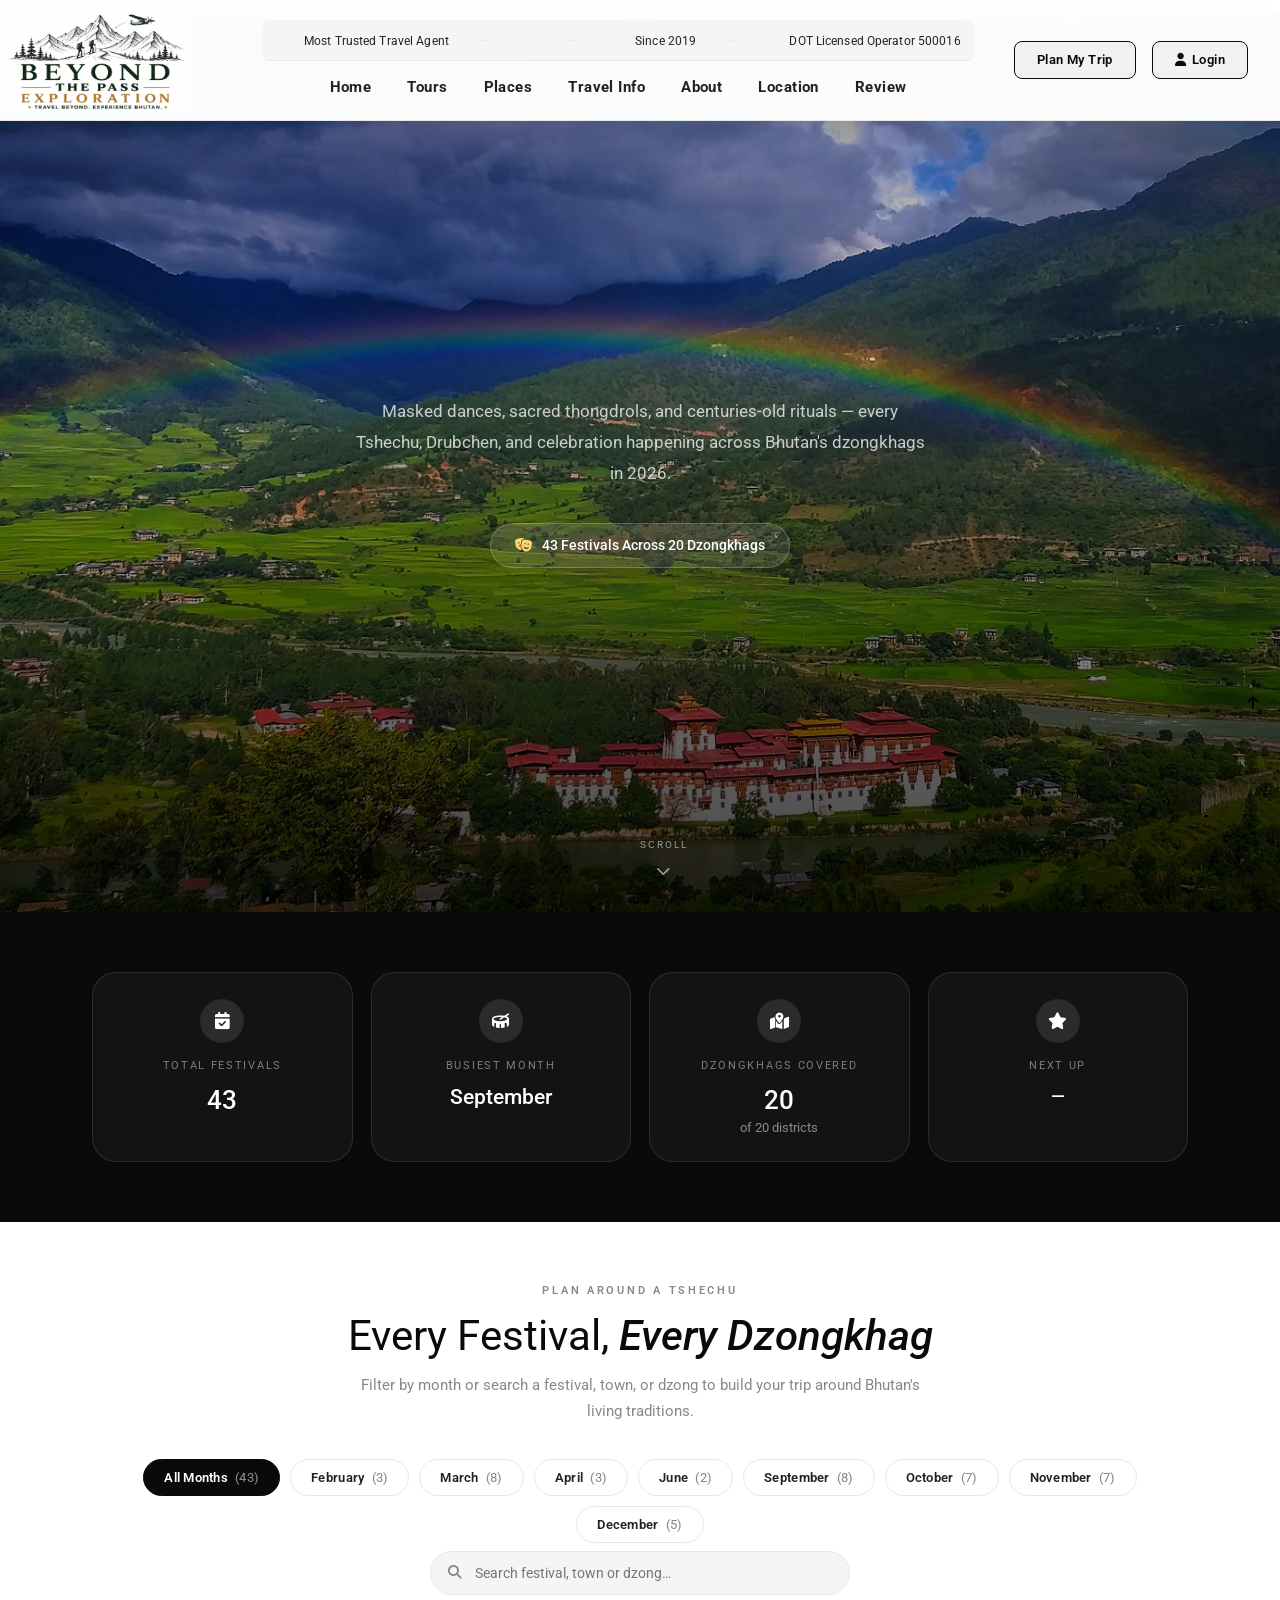
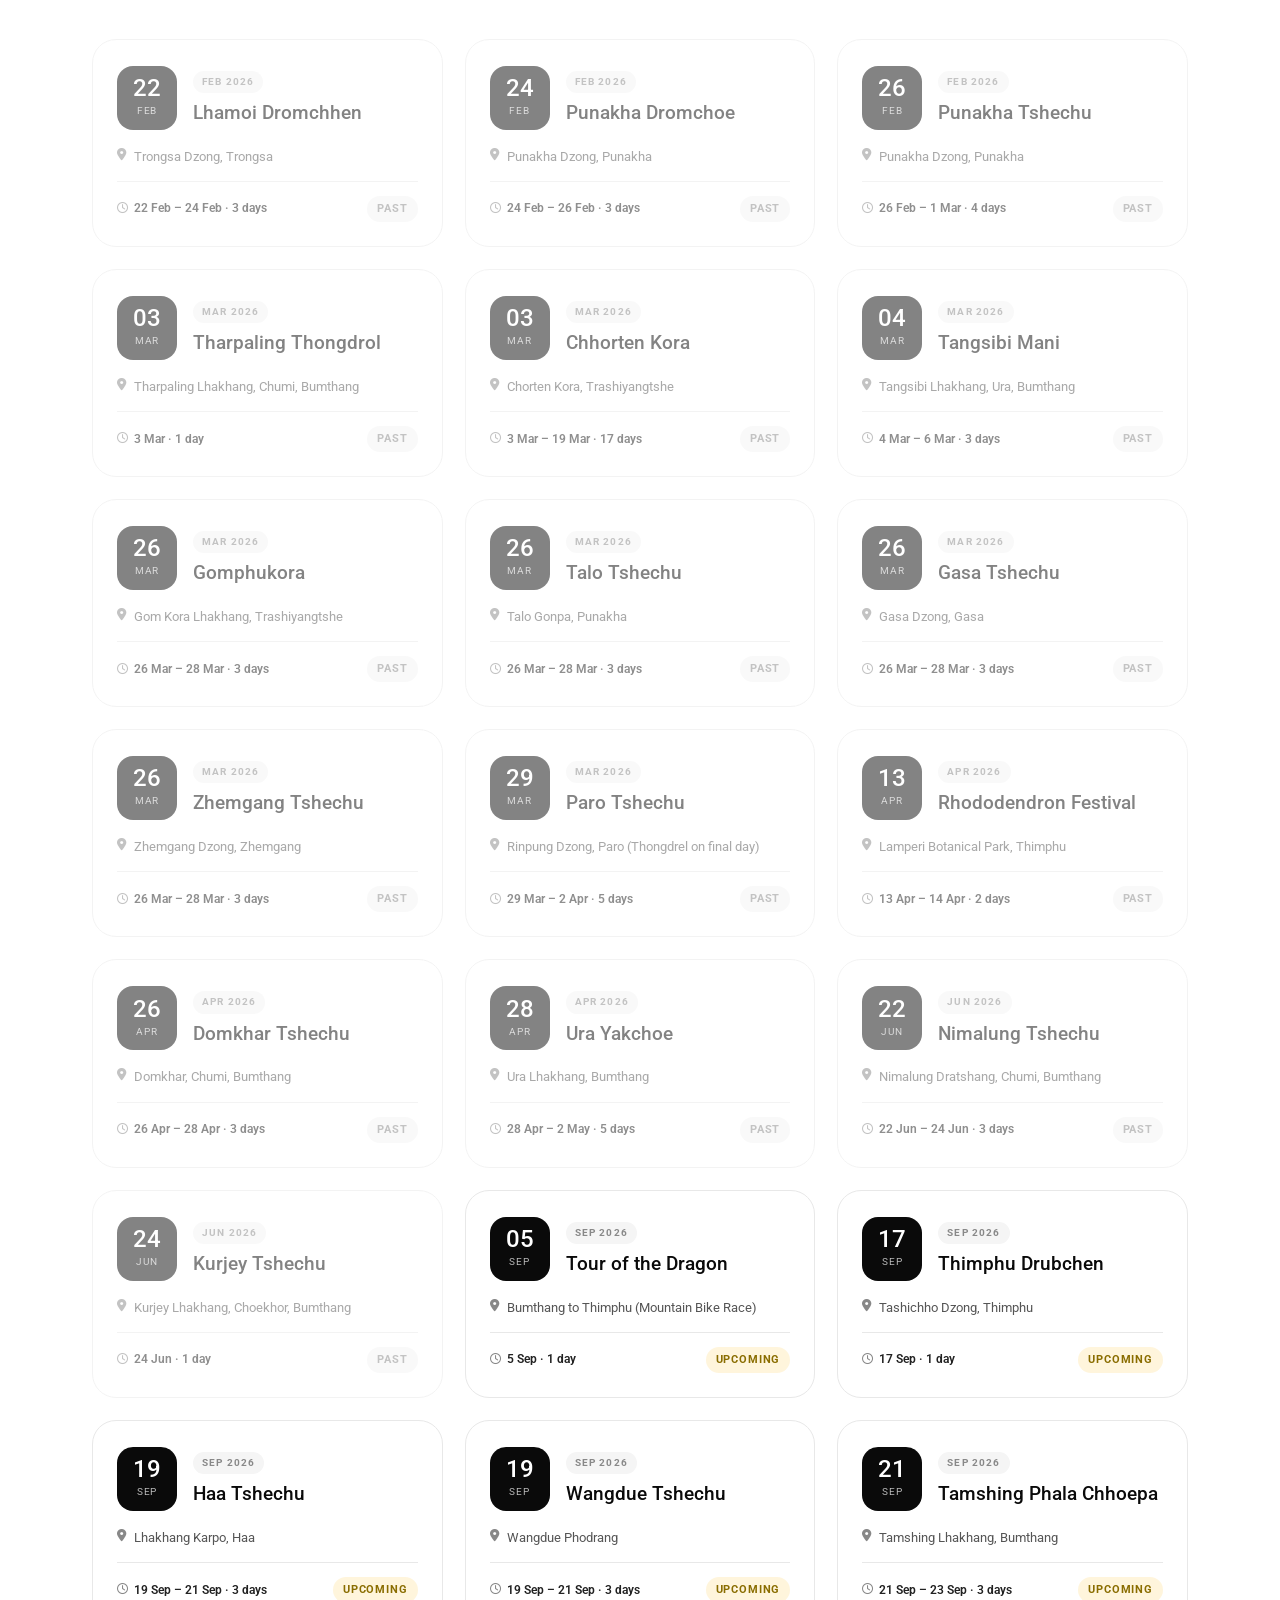
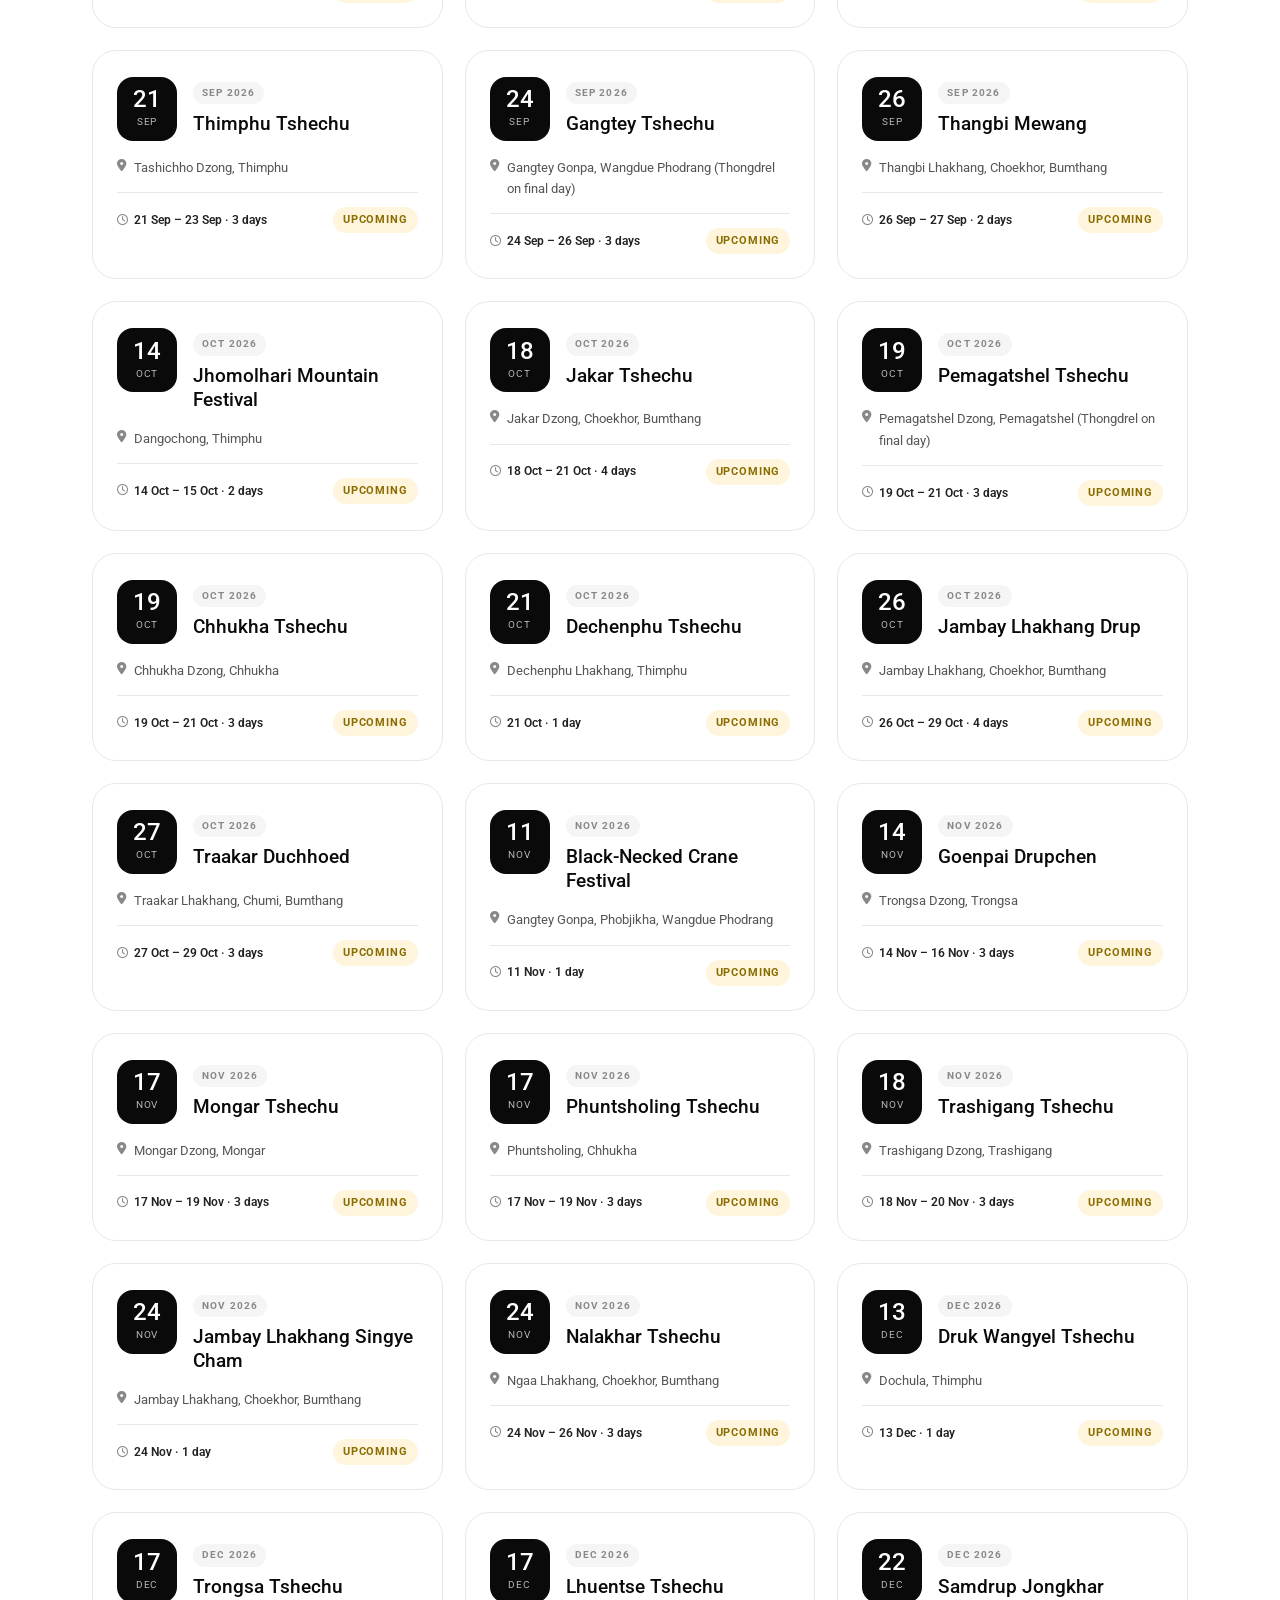
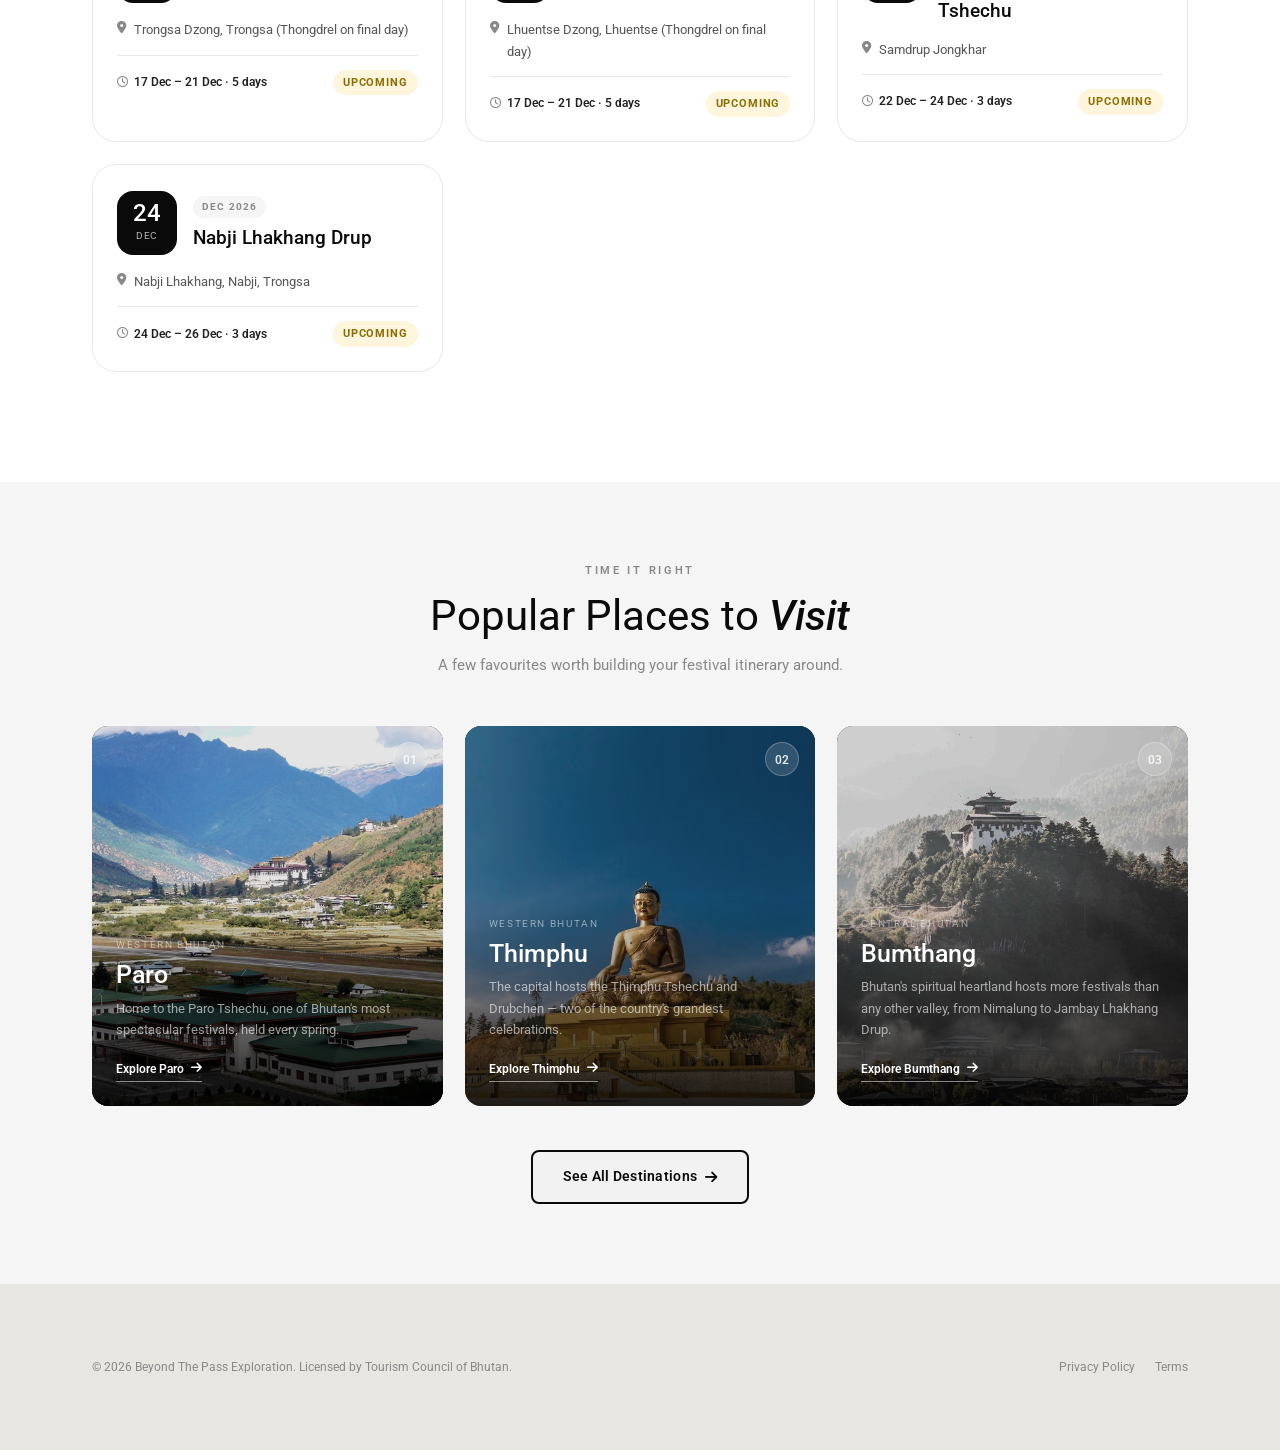
<file: dates.html>
<!DOCTYPE html>
<html lang="en">
<head>
  <meta charset="UTF-8" />
  <meta name="viewport" content="width=device-width, initial-scale=1.0"/>
  <title>Bhutan Festival Calendar 2026 — Ridge & Valley Bhutan Travel</title>
  <link rel="preconnect" href="https://fonts.googleapis.com">
  <link href="https://fonts.googleapis.com/css2?family=Playfair+Display:ital,wght@0,400;0,500;0,700;1,400;1,500&family=Roboto:ital,wght@0,300;0,400;0,500;0,700;0,900;1,400&display=swap" rel="stylesheet"/>
  <link rel="stylesheet" href="https://cdnjs.cloudflare.com/ajax/libs/font-awesome/6.5.0/css/all.min.css"/>
  <link rel="stylesheet" href="style.css" />
  <script src="https://accounts.google.com/gsi/client" async defer></script>
  <style>
    /* ═══════════════════════════════════════════════════
       FESTIVAL CALENDAR — page-specific styles
    ════════════════════════════════════════════════════ */
/* ---- BIG HERO ---- */
    .fc-hero { color: #888; margin-top: 12px; }
.lp-switch a { color: #0a0a0a; font-weight: 600; text-decoration: none; }

.lp-status { font-size: 12px; text-align: center; margin-top: 8px; min-height: 16px; font-weight: 500; }
.lp-status.success { color: #2e7d52; }
.lp-status.error { color: #e53935; }

.lp-user-avatar {
  width: 52px; height: 52px; border-radius: 50%;
  background: #0a0a0a; color: #fff;
  font-size: 1.3rem; font-weight: 600;
  display: flex; align-items: center; justify-content: center;
  margin: 0 auto 10px;
}
.lp-user-name { text-align: center; font-weight: 600; font-size: 15px; color: #0a0a0a; margin-bottom: 3px; }
.lp-user-email { text-align: center; font-size: 12px; color: #888; margin-bottom: 18px; }
.lp-logout-btn { background: #f5f5f5; color: #0a0a0a; }
.lp-logout-btn:hover { background: #e0e0e0; }

/* Responsive: hide desktop nav/button, show burger */
@media (max-width: 768px) {
  .nav, .hdr-btn { display: none; }
  .burger { display: flex; }
}
    /* ---- BIG HERO ---- */
    .fc-hero {
      position: relative;
      min-height: 100vh;
      display: flex; flex-direction: column;
      align-items: center; justify-content: center;
      overflow: hidden;
    }
    .fc-hero-bg {
      position: absolute; inset: 0;
      width: 100%; height: 100%;
      object-fit: cover; object-position: center;
      background: var(--black-3);
      animation: kenBurns 9s ease-in-out forwards;
    }
    .fc-hero-overlay {
      position: absolute; inset: 0;
      background: linear-gradient(to bottom, rgba(0,0,0,0.42) 0%, rgba(0,0,0,0.14) 38%, rgba(0,0,0,0.76) 100%);
    }
    .fc-hero-body { position: relative; z-index: 2; text-align: center; padding: 80px 24px 40px; animation: fadeUp 1s ease 0.3s both; }
    .fc-hero-eyebrow { font-size: 0.72rem; letter-spacing: 0.32em; text-transform: uppercase; color: rgba(255,255,255,0.6); margin-bottom: 22px; display: block; }
    .fc-hero h1 { font-family: var(--ff-display); font-size: clamp(2.6rem, 7vw, 5.2rem); font-weight: 400; color: var(--white); line-height: 0.98; margin-bottom: 22px; letter-spacing: -0.01em; }
    .fc-hero h1 em { font-style: italic; font-weight: 500; color: var(--light); }
    .fc-hero p { color: rgba(255,255,255,0.75); font-size: 1.08rem; max-width: 580px; margin: 0 auto 8px; line-height: 1.8; }
    .fc-hero-badge { display: inline-flex; align-items: center; gap: 10px; background: rgba(255,255,255,0.1); backdrop-filter: blur(16px); border: 1px solid rgba(255,255,255,0.2); border-radius: 999px; padding: 10px 24px; margin-top: 26px; font-size: 0.85rem; color: var(--white); font-weight: 500; animation: fadeUp 1s ease 0.6s both; }
    .fc-hero-badge strong { font-family: var(--ff-display); font-style: italic; }
    .fc-hero-scroll { position: absolute; bottom: 34px; left: 50%; transform: translateX(-50%); z-index: 2; display: flex; flex-direction: column; align-items: center; gap: 10px; color: rgba(255,255,255,0.55); font-size: 0.65rem; letter-spacing: 0.2em; text-transform: uppercase; cursor: pointer; animation: fadeUp 1s ease 0.9s both; }
    .fc-hero-scroll i { font-size: 0.9rem; animation: bounceDown 1.8s ease-in-out infinite; }
    @keyframes bounceDown { 0%,100% { transform: translateY(0); opacity: 0.5; } 50% { transform: translateY(8px); opacity: 1; } }

    /* ---- Breadcrumb ---- */
    .crumb-bar { position: sticky; top: 72px; z-index: 850; background: var(--black); border-bottom: 1px solid rgba(255,255,255,0.08); }
    .crumb-bar .wrap { padding: 13px 32px; }
    .info-crumb { font-size: 0.68rem; letter-spacing: 0.24em; text-transform: uppercase; color: rgba(255,255,255,0.55); display: flex; align-items: center; gap: 8px; }
    .info-crumb a { color: rgba(255,255,255,0.55); transition: color 0.25s; }
    .info-crumb a:hover { color: var(--white); }
    .info-crumb .current { color: var(--white); }

    /* ---- Stat banner ---- */
    .fc-stat-sec { background: var(--black); padding: 60px 0; }
    .fc-stat-grid { display: grid; grid-template-columns: repeat(4, 1fr); gap: 18px; }
    .fc-stat-card { background: rgba(255,255,255,0.04); border: 1px solid rgba(255,255,255,0.1); border-radius: var(--r-xl); padding: 26px 22px; text-align: center; transition: var(--t); }
    .fc-stat-card:hover { background: rgba(255,255,255,0.08); border-color: rgba(255,255,255,0.3); transform: translateY(-6px); }
    .fs-icon { width: 44px; height: 44px; border-radius: 50%; background: rgba(255,255,255,0.1); display: flex; align-items: center; justify-content: center; margin: 0 auto 14px; color: var(--white); font-size: 1.05rem; }
    .fs-label { font-size: 0.66rem; letter-spacing: 0.16em; text-transform: uppercase; color: rgba(255,255,255,0.45); margin-bottom: 10px; }
    .fs-value { font-family: var(--ff-display); font-size: 1.6rem; color: var(--white); font-weight: 500; line-height: 1.2; }
    .fs-value small { font-size: 0.8rem; font-weight: 400; color: rgba(255,255,255,0.5); display: block; margin-top: 4px; }

    /* ---- Filter bar ---- */
    .fc-filter-sec { background: var(--white); padding: 60px 0 0; }
    .fc-filter-head { text-align: center; margin-bottom: 34px; }
    .fc-filter-head .sec-label { display:block; font-size:0.68rem; font-weight:600; letter-spacing:0.25em; text-transform:uppercase; color:var(--muted); margin-bottom:12px; }
    .fc-filter-head .sec-title { font-family: var(--ff-display); font-size: clamp(1.9rem, 3.6vw, 2.6rem); font-weight: 400; color: var(--black); margin-bottom: 12px; }
    .fc-filter-head .sec-title em { font-style: italic; font-weight: 500; }
    .fc-filter-head p { color: var(--muted); font-size: 0.96rem; max-width: 560px; margin: 0 auto; }

    .fc-filters { display: flex; flex-wrap: wrap; justify-content: center; gap: 10px; margin: 30px 0 8px; }
    .fc-fbtn {
      position: relative; overflow: hidden;
      padding: 10px 20px; border-radius: 999px; border: 1.5px solid var(--border);
      background: var(--white); color: var(--dark); font-size: 0.82rem; font-weight: 600;
      letter-spacing: 0.02em; cursor: pointer; transition: var(--t);
    }
    .fc-fbtn::before {
      content: ''; position: absolute; inset: 0; background: var(--black);
      transform: scaleX(0); transform-origin: left; transition: transform 0.35s cubic-bezier(0.16,1,0.3,1); z-index: 0;
    }
    .fc-fbtn span { position: relative; z-index: 1; }
    .fc-fbtn:hover { border-color: var(--black); color: var(--white); }
    .fc-fbtn:hover::before { transform: scaleX(1); }
    .fc-fbtn.active { background: var(--black); border-color: var(--black); color: var(--white); }
    .fc-fbtn.active::before { transform: scaleX(1); }
    .fc-fbtn .cnt { opacity: 0.55; font-weight: 400; margin-left: 4px; }

    .fc-search-wrap { max-width: 420px; margin: 8px auto 0; position: relative; }
    .fc-search-wrap i { position: absolute; left: 18px; top: 50%; transform: translateY(-50%); color: var(--muted); font-size: 0.85rem; }
    #fcSearch {
      width: 100%; padding: 13px 18px 13px 44px; border-radius: 999px; border: 1.5px solid var(--border);
      font-size: 0.88rem; font-family: inherit; color: var(--dark); transition: var(--t); background: var(--off-white);
    }
    #fcSearch:focus { outline: none; border-color: var(--black); background: var(--white); box-shadow: 0 0 0 4px rgba(0,0,0,0.05); }

    /* ---- Festival grid ---- */
    .fc-grid-sec { background: var(--white); padding: 44px 0 90px; }
    .fc-grid { display: grid; grid-template-columns: repeat(3, 1fr); gap: 22px; }
    .fc-empty { display: none; text-align: center; padding: 60px 20px; color: var(--muted); font-size: 0.95rem; }
    .fc-empty.show { display: block; }
    .fc-empty i { font-size: 1.8rem; margin-bottom: 12px; display: block; color: var(--border); }

    .fc-card {
      position: relative; border: 1px solid var(--border); border-radius: var(--r-xl);
      padding: 26px 24px 24px; background: var(--white); overflow: hidden; cursor: default;
      transition: transform 0.4s cubic-bezier(0.16,1,0.3,1), box-shadow 0.4s ease, border-color 0.4s ease;
    }
    .fc-card::after {
      content: ''; position: absolute; top: -60%; right: -30%; width: 220px; height: 220px; border-radius: 50%;
      background: radial-gradient(circle, rgba(0,0,0,0.05), transparent 70%);
      opacity: 0; transition: opacity 0.4s ease;
    }
    .fc-card:hover { transform: translateY(-8px); box-shadow: var(--shadow); border-color: transparent; }
    .fc-card:hover::after { opacity: 1; }
    .fc-card.past { opacity: 0.5; }
    .fc-card.past:hover { opacity: 0.75; }

    .fc-card-top { display: flex; align-items: flex-start; gap: 16px; margin-bottom: 16px; position: relative; z-index: 1; }
    .fc-date-badge {
      flex-shrink: 0; width: 60px; height: 64px; border-radius: var(--r-lg); background: var(--black);
      color: var(--white); display: flex; flex-direction: column; align-items: center; justify-content: center;
      transition: var(--t);
    }
    .fc-card:hover .fc-date-badge { background: var(--accent, #c0392b); transform: rotate(-4deg) scale(1.05); }
    .fc-date-badge .dd { font-family: var(--ff-display); font-size: 1.5rem; font-weight: 500; line-height: 1; }
    .fc-date-badge .mm { font-size: 0.6rem; letter-spacing: 0.1em; text-transform: uppercase; opacity: 0.7; margin-top: 3px; }

    .fc-card-titles { flex: 1; min-width: 0; }
    .fc-month-pill { display: inline-block; font-size: 0.6rem; font-weight: 700; letter-spacing: 0.12em; text-transform: uppercase; color: var(--muted); background: var(--off-white); padding: 3px 9px; border-radius: 999px; margin-bottom: 8px; }
    .fc-card-titles h3 { font-family: var(--ff-display); font-size: 1.2rem; font-weight: 500; color: var(--black); line-height: 1.25; }

    .fc-venue { display: flex; align-items: flex-start; gap: 8px; font-size: 0.83rem; color: var(--mid); line-height: 1.6; margin-bottom: 14px; position: relative; z-index: 1; }
    .fc-venue i { color: var(--muted); margin-top: 3px; flex-shrink: 0; font-size: 0.78rem; }

    .fc-card-foot { display: flex; align-items: center; justify-content: space-between; padding-top: 14px; border-top: 1px solid var(--border); position: relative; z-index: 1; }
    .fc-duration { font-size: 0.76rem; color: var(--dark); font-weight: 600; display: flex; align-items: center; gap: 6px; }
    .fc-duration i { color: var(--muted); font-size: 0.7rem; }
    .fc-status { font-size: 0.66rem; font-weight: 700; letter-spacing: 0.08em; text-transform: uppercase; padding: 4px 10px; border-radius: 999px; }
    .fc-status.upcoming { background: rgba(255,216,117,0.25); color: #8a6d00; }
    .fc-status.past { background: var(--off-white); color: var(--muted); }

    /* ---- Popular places (identical sizing/design to visa.html / best-time-to-visit.html) ---- */
    .btv-places { background: var(--off-white); padding: 80px 0; margin-top: 20px; }
    .vp-head { text-align: center; margin-bottom: 48px; }
    .vp-head .sec-label { display:block; font-size:0.68rem; font-weight:600; letter-spacing:0.25em; text-transform:uppercase; color:var(--muted); margin-bottom:12px; }
    .vp-head .sec-title { font-family: var(--ff-display); font-size: clamp(1.9rem, 3.6vw, 2.6rem); font-weight: 400; color: var(--black); margin-bottom: 12px; }
    .vp-head .sec-title em { font-style: italic; font-weight: 500; }
    .vp-head p { color: var(--muted); font-size: 0.96rem; max-width: 520px; margin: 0 auto; }

    .btv-place-grid { display: grid; grid-template-columns: repeat(3, 1fr); gap: 22px; }
    .btv-place-card { position: relative; border-radius: var(--r-lg); overflow: hidden; cursor: pointer; height: 380px; transition: var(--t); background: var(--black-2); }
    .btv-place-card:hover { transform: translateY(-8px); box-shadow: 0 20px 50px rgba(0,0,0,0.28); }
    .btv-place-card img { width: 100%; height: 100%; object-fit: cover; transition: transform 0.7s ease; filter: grayscale(30%); }
    .btv-place-card:hover img { transform: scale(1.09); filter: grayscale(0%); }
    .btv-place-veil { position: absolute; inset: 0; background: linear-gradient(to top, rgba(0,0,0,0.88) 0%, rgba(0,0,0,0.1) 55%); }
    .btv-place-num { position: absolute; top: 16px; right: 16px; width: 34px; height: 34px; border-radius: 50%; background: rgba(255,255,255,0.14); backdrop-filter: blur(6px); border: 1px solid rgba(255,255,255,0.25); color: rgba(255,255,255,0.85); font-size: 0.78rem; font-weight: 600; display: flex; align-items: center; justify-content: center; }
    .btv-place-info { position: absolute; bottom: 0; left: 0; right: 0; padding: 24px; }
    .btv-place-region { font-size: 0.64rem; color: rgba(255,255,255,0.5); letter-spacing: 0.16em; text-transform: uppercase; margin-bottom: 6px; }
    .btv-place-name { font-family: var(--ff-display); font-size: 1.55rem; color: var(--white); font-weight: 500; line-height: 1.2; margin-bottom: 8px; }
    .btv-place-desc { font-size: 0.83rem; color: rgba(255,255,255,0.6); line-height: 1.6; margin-bottom: 14px; }
    .btv-place-link { display: inline-flex; align-items: center; gap: 7px; font-size: 0.78rem; font-weight: 600; color: var(--white); border-bottom: 1.5px solid rgba(255,255,255,0.5); padding-bottom: 2px; transition: var(--t); }
    .btv-place-card:hover .btv-place-link { border-color: var(--white); gap: 11px; }
    .vp-more { text-align: center; margin-top: 44px; }

    @media (max-width: 1100px) {
      .fc-stat-grid { grid-template-columns: 1fr 1fr; }
      .fc-grid { grid-template-columns: 1fr 1fr; }
      .btv-place-grid { grid-template-columns: 1fr 1fr; }
    }
    @media (max-width: 768px) {
      .fc-hero { min-height: 82vh; }
      .fc-grid { grid-template-columns: 1fr; }
      .fc-stat-grid { grid-template-columns: 1fr 1fr; }
      .btv-place-grid { grid-template-columns: 1fr; }
      .btv-places { padding: 56px 0; }
      .fc-filter-sec { padding: 44px 0 0; }
    }
  </style>
</head>
<body>
<!-- HEADER -->
<header id="header">
  <div class="hdr-inner">
    <a href="index.html#home" class="logo">
      <img src="img/finallogo2.jpeg" alt="Beyond The Pass Exploration" class="logo-img"/>
      <div class="logo-text">
        <span class="logo-name"></span>
        <span class="logo-tag"></span>
      </div>
    </a>

    <div class="hdr-middle">
      <div class="ticker-bar" id="tickerBar">
        <div class="ticker-track">
          <div class="ticker-content" id="tickerContent">
            <span>Most Trusted Travel Agent</span>
              <span></span>
              <!-- <span>Jomolhari Trek departures filling fast for this season</span> -->
               <span>Since 2019</span> 
              <span>DOT Licensed Operator 50001643</span>
          </div>
        </div>
      </div>

      <nav class="nav">
        <a href="index.html#home" class="nav-a">Home</a>
        <a href="tour.html" class="nav-a active">Tours</a>
        <a href="place.html" class="nav-a">Places</a>
        <a href="travel-info.html" class="nav-a">Travel Info</a>
        <a href="about.html" class="nav-a">About</a>
        <a href="map.htm" class="nav-a">Location</a>
        <a href="review.html" class="nav-a">Review</a>
        <a href="admin-dashboard.html" class="nav-a" id="adminNavLinkDesktop" style="display:none">Admin</a>
      </nav>
    </div>

    <div class="hdr-right">
      <a href="plan-trip.html" class="hdr-btn">Plan My Trip</a>
      <div class="login-popup-wrapper">
        <button class="hdr-login-btn" id="loginTrigger">
          <i class="fa-solid fa-user"></i> <span id="loginBtnLabel">Login</span>
        </button>
        <div class="login-popup" id="loginPopup">
          <div class="popup-arrow"></div>

          <!-- LOGGED IN STATE -->
          <div class="lp-panel" id="panel-loggedin" style="display:none">
            <div class="lp-user-avatar" id="lpAvatar">U</div>
            <p class="lp-user-name" id="lpName">User</p>
            <p class="lp-user-email" id="lpEmail">user@email.com</p>
            <button class="lp-submit lp-logout-btn" id="lpLogout">Sign Out</button>
          </div>

          <!-- AUTH STATE -->
          <div id="panel-auth">
            <div class="lp-tabs">
              <button class="lp-tab active" data-tab="signin">Sign In</button>
              <button class="lp-tab" data-tab="signup">Sign Up</button>
            </div>

            <!-- SIGN IN -->
            <div class="lp-panel" id="panel-signin">
              <button class="fb-login-btn" id="fbSignin"><i class="fa-brands fa-facebook-f"></i> Continue with Facebook</button>
              <button class="google-login-btn" id="googleSignin"><i class="fa-brands fa-google"></i> Continue with Google</button>
              <div class="lp-or"><span>or</span></div>
              <div class="lp-field">
                <input type="email" id="si-email" placeholder="Email address" autocomplete="email"/>
                <span class="lp-err" id="si-email-err"></span>
              </div>
              <div class="lp-field">
                <div class="lp-pw-wrap">
                  <input type="password" id="si-password" placeholder="Password" autocomplete="current-password"/>
                  <button type="button" class="lp-eye" data-target="si-password"><i class="fa-solid fa-eye"></i></button>
                </div>
                <span class="lp-err" id="si-pw-err"></span>
              </div>
              <a href="#" class="lp-forgot" id="forgotLink">Forgot password?</a>
              <button class="lp-submit" id="siSubmit">Sign In</button>
              <p class="lp-switch">No account? <a href="#" data-switch="signup">Sign up</a></p>
            </div>

            <!-- SIGN UP -->
            <div class="lp-panel" id="panel-signup" style="display:none">
              <button class="fb-login-btn" id="fbSignup"><i class="fa-brands fa-facebook-f"></i> Continue with Facebook</button>
              <button class="google-login-btn" id="googleSignup"><i class="fa-brands fa-google"></i> Continue with Google</button>
              <div class="lp-or"><span>or</span></div>
              <div class="lp-field">
                <input type="text" id="su-name" placeholder="Full name" autocomplete="name"/>
                <span class="lp-err" id="su-name-err"></span>
              </div>
              <div class="lp-field">
                <input type="email" id="su-email" placeholder="Email address" autocomplete="email"/>
                <span class="lp-err" id="su-email-err"></span>
              </div>
              <div class="lp-field">
                <div class="lp-pw-wrap">
                  <input type="password" id="su-password" placeholder="Create password (min 6 chars)" autocomplete="new-password"/>
                  <button type="button" class="lp-eye" data-target="su-password"><i class="fa-solid fa-eye"></i></button>
                </div>
                <div class="lp-strength" id="su-strength"><div class="lp-strength-bar" id="su-strength-bar"></div></div>
                <span class="lp-err" id="su-pw-err"></span>
              </div>
              <button class="lp-submit" id="suSubmit">Create Account</button>
              <p class="lp-switch">Have an account? <a href="#" data-switch="signin">Sign in</a></p>
            </div>

            <!-- FORGOT PASSWORD -->
            <div class="lp-panel" id="panel-forgot" style="display:none">
              <p style="font-size:13px;color:#555;margin-bottom:12px;">Enter your email and we'll send a reset link.</p>
              <div class="lp-field">
                <input type="email" id="fp-email" placeholder="Email address"/>
                <span class="lp-err" id="fp-err"></span>
              </div>
              <button class="lp-submit" id="fpSubmit">Send Reset Link</button>
              <p class="lp-switch"><a href="#" id="backToSignin">← Back to Sign In</a></p>
            </div>
          </div>

          <p class="lp-status" id="lpStatus"></p>
        </div>
      </div>
      <button class="burger" id="burger" aria-label="Menu">
        <span></span><span></span><span></span>
      </button>
    </div>
  </div>
</header>

<!-- MOBILE NAV -->
<div class="mob-overlay" id="mobOverlay">
  <div class="mob-nav" id="mobNav">
    <button class="mob-close" id="mobClose"><i class="fa-solid fa-xmark"></i></button>
    <div class="mob-logo">Ridge & Valley</div>
    <nav class="mob-links">
      <a href="index.html#home">Home</a>
      <a href="tour.html">Tours</a>
      <a href="place.html">Places</a>
      <a href="travel-info.html">Travel Info</a>
      <a href="about.html">About</a>
      <a href="map.htm">Location</a>
      <a href="review.html">Review</a>
      <a href="admin-dashboard.html" class="nav-a" id="adminNavLink" style="display:none">Admin</a>
    </nav>
    <a href="plan-trip.html" class="mob-cta">Plan My Trip →</a>
  </div>
</div>
  
   

  <!-- BIG HERO -->
  <section class="fc-hero">
    <img src="images/p3.jpg" alt="Bhutan hero" class="fc-hero-bg">
    <div class="fc-hero-overlay"></div>
    <div class="fc-hero-body">
      <!-- <span class="fc-hero-eyebrow">Dzongkhag Festivals · 2026 </span> -->
      <!-- <h1>Festival<br/><em>Calendar</em></h1> -->
      <p>Masked dances, sacred thongdrols, and centuries-old rituals — every Tshechu, Drubchen, and celebration happening across Bhutan's dzongkhags in 2026.</p>
      <div class="fc-hero-badge"><i class="fa-solid fa-masks-theater" style="color:#ffd875"></i> 43 Festivals Across 20 Dzongkhags</div>
    </div>
    <div class="fc-hero-scroll"><span>Scroll</span><i class="fa-solid fa-chevron-down"></i></div>
  </section>

 

  <!-- STATS -->
  <section class="fc-stat-sec">
    <div class="wrap">
      <div class="fc-stat-grid">
        <div class="fc-stat-card">
          <div class="fs-icon"><i class="fa-solid fa-calendar-check"></i></div>
          <div class="fs-label">Total Festivals</div>
          <div class="fs-value" id="statTotal">43</div>
        </div>
        <div class="fc-stat-card">
          <div class="fs-icon"><i class="fa-solid fa-drum"></i></div>
          <div class="fs-label">Busiest Month</div>
          <div class="fs-value" style="font-size:1.3rem;" id="statBusiest">September</div>
        </div>
        <div class="fc-stat-card">
          <div class="fs-icon"><i class="fa-solid fa-map-location-dot"></i></div>
          <div class="fs-label">Dzongkhags Covered</div>
          <div class="fs-value">20 <small>of 20 districts</small></div>
        </div>
        <div class="fc-stat-card">
          <div class="fs-icon"><i class="fa-solid fa-star"></i></div>
          <div class="fs-label">Next Up</div>
          <div class="fs-value" style="font-size:1.15rem;" id="statNext">—</div>
        </div>
      </div>
    </div>
  </section>

  <!-- FILTERS -->
  <section class="fc-filter-sec">
    <div class="wrap">
      <div class="fc-filter-head">
        <span class="sec-label">Plan Around a Tshechu</span>
        <h2 class="sec-title">Every Festival, <em>Every Dzongkhag</em></h2>
        <p>Filter by month or search a festival, town, or dzong to build your trip around Bhutan's living traditions.</p>
      </div>
      <div class="fc-filters" id="fcFilters">
        <button class="fc-fbtn active" data-m="all"><span>All Months <span class="cnt">(43)</span></span></button>
        <button class="fc-fbtn" data-m="Feb"><span>February <span class="cnt">(3)</span></span></button>
        <button class="fc-fbtn" data-m="Mar"><span>March <span class="cnt">(8)</span></span></button>
        <button class="fc-fbtn" data-m="Apr"><span>April <span class="cnt">(3)</span></span></button>
        <button class="fc-fbtn" data-m="Jun"><span>June <span class="cnt">(2)</span></span></button>
        <button class="fc-fbtn" data-m="Sep"><span>September <span class="cnt">(8)</span></span></button>
        <button class="fc-fbtn" data-m="Oct"><span>October <span class="cnt">(7)</span></span></button>
        <button class="fc-fbtn" data-m="Nov"><span>November <span class="cnt">(7)</span></span></button>
        <button class="fc-fbtn" data-m="Dec"><span>December <span class="cnt">(5)</span></span></button>
      </div>
      <div class="fc-search-wrap">
        <i class="fa-solid fa-magnifying-glass"></i>
        <input type="text" id="fcSearch" placeholder="Search festival, town or dzong…"/>
      </div>
    </div>
  </section>

  <!-- GRID -->
  <section class="fc-grid-sec">
    <div class="wrap">
      <div class="fc-grid" id="fcGrid">
        <div class="fc-card past" data-month="Feb" data-name="lhamoi dromchhen" data-venue="trongsa dzong, trongsa">
          <div class="fc-card-top">
            <div class="fc-date-badge"><span class="dd">22</span><span class="mm">Feb</span></div>
            <div class="fc-card-titles">
              <span class="fc-month-pill">Feb 2026</span>
              <h3>Lhamoi Dromchhen</h3>
            </div>
          </div>
          <div class="fc-venue"><i class="fa-solid fa-location-dot"></i><span>Trongsa Dzong, Trongsa</span></div>
          <div class="fc-card-foot">
            <span class="fc-duration"><i class="fa-regular fa-clock"></i>22 Feb – 24 Feb &middot; 3 days</span>
            <span class="fc-status past">Past</span>
          </div>
        </div>
        <div class="fc-card past" data-month="Feb" data-name="punakha dromchoe" data-venue="punakha dzong, punakha">
          <div class="fc-card-top">
            <div class="fc-date-badge"><span class="dd">24</span><span class="mm">Feb</span></div>
            <div class="fc-card-titles">
              <span class="fc-month-pill">Feb 2026</span>
              <h3>Punakha Dromchoe</h3>
            </div>
          </div>
          <div class="fc-venue"><i class="fa-solid fa-location-dot"></i><span>Punakha Dzong, Punakha</span></div>
          <div class="fc-card-foot">
            <span class="fc-duration"><i class="fa-regular fa-clock"></i>24 Feb – 26 Feb &middot; 3 days</span>
            <span class="fc-status past">Past</span>
          </div>
        </div>
        <div class="fc-card past" data-month="Feb" data-name="punakha tshechu" data-venue="punakha dzong, punakha">
          <div class="fc-card-top">
            <div class="fc-date-badge"><span class="dd">26</span><span class="mm">Feb</span></div>
            <div class="fc-card-titles">
              <span class="fc-month-pill">Feb 2026</span>
              <h3>Punakha Tshechu</h3>
            </div>
          </div>
          <div class="fc-venue"><i class="fa-solid fa-location-dot"></i><span>Punakha Dzong, Punakha</span></div>
          <div class="fc-card-foot">
            <span class="fc-duration"><i class="fa-regular fa-clock"></i>26 Feb – 1 Mar &middot; 4 days</span>
            <span class="fc-status past">Past</span>
          </div>
        </div>
        <div class="fc-card past" data-month="Mar" data-name="tharpaling thongdrol" data-venue="tharpaling lhakhang, chumi, bumthang">
          <div class="fc-card-top">
            <div class="fc-date-badge"><span class="dd">03</span><span class="mm">Mar</span></div>
            <div class="fc-card-titles">
              <span class="fc-month-pill">Mar 2026</span>
              <h3>Tharpaling Thongdrol</h3>
            </div>
          </div>
          <div class="fc-venue"><i class="fa-solid fa-location-dot"></i><span>Tharpaling Lhakhang, Chumi, Bumthang</span></div>
          <div class="fc-card-foot">
            <span class="fc-duration"><i class="fa-regular fa-clock"></i>3 Mar &middot; 1 day</span>
            <span class="fc-status past">Past</span>
          </div>
        </div>
        <div class="fc-card past" data-month="Mar" data-name="chhorten kora" data-venue="chorten kora, trashiyangtshe">
          <div class="fc-card-top">
            <div class="fc-date-badge"><span class="dd">03</span><span class="mm">Mar</span></div>
            <div class="fc-card-titles">
              <span class="fc-month-pill">Mar 2026</span>
              <h3>Chhorten Kora</h3>
            </div>
          </div>
          <div class="fc-venue"><i class="fa-solid fa-location-dot"></i><span>Chorten Kora, Trashiyangtshe</span></div>
          <div class="fc-card-foot">
            <span class="fc-duration"><i class="fa-regular fa-clock"></i>3 Mar – 19 Mar &middot; 17 days</span>
            <span class="fc-status past">Past</span>
          </div>
        </div>
        <div class="fc-card past" data-month="Mar" data-name="tangsibi mani" data-venue="tangsibi lhakhang, ura, bumthang">
          <div class="fc-card-top">
            <div class="fc-date-badge"><span class="dd">04</span><span class="mm">Mar</span></div>
            <div class="fc-card-titles">
              <span class="fc-month-pill">Mar 2026</span>
              <h3>Tangsibi Mani</h3>
            </div>
          </div>
          <div class="fc-venue"><i class="fa-solid fa-location-dot"></i><span>Tangsibi Lhakhang, Ura, Bumthang</span></div>
          <div class="fc-card-foot">
            <span class="fc-duration"><i class="fa-regular fa-clock"></i>4 Mar – 6 Mar &middot; 3 days</span>
            <span class="fc-status past">Past</span>
          </div>
        </div>
        <div class="fc-card past" data-month="Mar" data-name="gomphukora" data-venue="gom kora lhakhang, trashiyangtshe">
          <div class="fc-card-top">
            <div class="fc-date-badge"><span class="dd">26</span><span class="mm">Mar</span></div>
            <div class="fc-card-titles">
              <span class="fc-month-pill">Mar 2026</span>
              <h3>Gomphukora</h3>
            </div>
          </div>
          <div class="fc-venue"><i class="fa-solid fa-location-dot"></i><span>Gom Kora Lhakhang, Trashiyangtshe</span></div>
          <div class="fc-card-foot">
            <span class="fc-duration"><i class="fa-regular fa-clock"></i>26 Mar – 28 Mar &middot; 3 days</span>
            <span class="fc-status past">Past</span>
          </div>
        </div>
        <div class="fc-card past" data-month="Mar" data-name="talo tshechu" data-venue="talo gonpa, punakha">
          <div class="fc-card-top">
            <div class="fc-date-badge"><span class="dd">26</span><span class="mm">Mar</span></div>
            <div class="fc-card-titles">
              <span class="fc-month-pill">Mar 2026</span>
              <h3>Talo Tshechu</h3>
            </div>
          </div>
          <div class="fc-venue"><i class="fa-solid fa-location-dot"></i><span>Talo Gonpa, Punakha</span></div>
          <div class="fc-card-foot">
            <span class="fc-duration"><i class="fa-regular fa-clock"></i>26 Mar – 28 Mar &middot; 3 days</span>
            <span class="fc-status past">Past</span>
          </div>
        </div>
        <div class="fc-card past" data-month="Mar" data-name="gasa tshechu" data-venue="gasa dzong, gasa">
          <div class="fc-card-top">
            <div class="fc-date-badge"><span class="dd">26</span><span class="mm">Mar</span></div>
            <div class="fc-card-titles">
              <span class="fc-month-pill">Mar 2026</span>
              <h3>Gasa Tshechu</h3>
            </div>
          </div>
          <div class="fc-venue"><i class="fa-solid fa-location-dot"></i><span>Gasa Dzong, Gasa</span></div>
          <div class="fc-card-foot">
            <span class="fc-duration"><i class="fa-regular fa-clock"></i>26 Mar – 28 Mar &middot; 3 days</span>
            <span class="fc-status past">Past</span>
          </div>
        </div>
        <div class="fc-card past" data-month="Mar" data-name="zhemgang tshechu" data-venue="zhemgang dzong, zhemgang">
          <div class="fc-card-top">
            <div class="fc-date-badge"><span class="dd">26</span><span class="mm">Mar</span></div>
            <div class="fc-card-titles">
              <span class="fc-month-pill">Mar 2026</span>
              <h3>Zhemgang Tshechu</h3>
            </div>
          </div>
          <div class="fc-venue"><i class="fa-solid fa-location-dot"></i><span>Zhemgang Dzong, Zhemgang</span></div>
          <div class="fc-card-foot">
            <span class="fc-duration"><i class="fa-regular fa-clock"></i>26 Mar – 28 Mar &middot; 3 days</span>
            <span class="fc-status past">Past</span>
          </div>
        </div>
        <div class="fc-card past" data-month="Mar" data-name="paro tshechu" data-venue="rinpung dzong, paro (thongdrel on final day)">
          <div class="fc-card-top">
            <div class="fc-date-badge"><span class="dd">29</span><span class="mm">Mar</span></div>
            <div class="fc-card-titles">
              <span class="fc-month-pill">Mar 2026</span>
              <h3>Paro Tshechu</h3>
            </div>
          </div>
          <div class="fc-venue"><i class="fa-solid fa-location-dot"></i><span>Rinpung Dzong, Paro (Thongdrel on final day)</span></div>
          <div class="fc-card-foot">
            <span class="fc-duration"><i class="fa-regular fa-clock"></i>29 Mar – 2 Apr &middot; 5 days</span>
            <span class="fc-status past">Past</span>
          </div>
        </div>
        <div class="fc-card past" data-month="Apr" data-name="rhododendron festival" data-venue="lamperi botanical park, thimphu">
          <div class="fc-card-top">
            <div class="fc-date-badge"><span class="dd">13</span><span class="mm">Apr</span></div>
            <div class="fc-card-titles">
              <span class="fc-month-pill">Apr 2026</span>
              <h3>Rhododendron Festival</h3>
            </div>
          </div>
          <div class="fc-venue"><i class="fa-solid fa-location-dot"></i><span>Lamperi Botanical Park, Thimphu</span></div>
          <div class="fc-card-foot">
            <span class="fc-duration"><i class="fa-regular fa-clock"></i>13 Apr – 14 Apr &middot; 2 days</span>
            <span class="fc-status past">Past</span>
          </div>
        </div>
        <div class="fc-card past" data-month="Apr" data-name="domkhar tshechu" data-venue="domkhar, chumi, bumthang">
          <div class="fc-card-top">
            <div class="fc-date-badge"><span class="dd">26</span><span class="mm">Apr</span></div>
            <div class="fc-card-titles">
              <span class="fc-month-pill">Apr 2026</span>
              <h3>Domkhar Tshechu</h3>
            </div>
          </div>
          <div class="fc-venue"><i class="fa-solid fa-location-dot"></i><span>Domkhar, Chumi, Bumthang</span></div>
          <div class="fc-card-foot">
            <span class="fc-duration"><i class="fa-regular fa-clock"></i>26 Apr – 28 Apr &middot; 3 days</span>
            <span class="fc-status past">Past</span>
          </div>
        </div>
        <div class="fc-card past" data-month="Apr" data-name="ura yakchoe" data-venue="ura lhakhang, bumthang">
          <div class="fc-card-top">
            <div class="fc-date-badge"><span class="dd">28</span><span class="mm">Apr</span></div>
            <div class="fc-card-titles">
              <span class="fc-month-pill">Apr 2026</span>
              <h3>Ura Yakchoe</h3>
            </div>
          </div>
          <div class="fc-venue"><i class="fa-solid fa-location-dot"></i><span>Ura Lhakhang, Bumthang</span></div>
          <div class="fc-card-foot">
            <span class="fc-duration"><i class="fa-regular fa-clock"></i>28 Apr – 2 May &middot; 5 days</span>
            <span class="fc-status past">Past</span>
          </div>
        </div>
        <div class="fc-card past" data-month="Jun" data-name="nimalung tshechu" data-venue="nimalung dratshang, chumi, bumthang">
          <div class="fc-card-top">
            <div class="fc-date-badge"><span class="dd">22</span><span class="mm">Jun</span></div>
            <div class="fc-card-titles">
              <span class="fc-month-pill">Jun 2026</span>
              <h3>Nimalung Tshechu</h3>
            </div>
          </div>
          <div class="fc-venue"><i class="fa-solid fa-location-dot"></i><span>Nimalung Dratshang, Chumi, Bumthang</span></div>
          <div class="fc-card-foot">
            <span class="fc-duration"><i class="fa-regular fa-clock"></i>22 Jun – 24 Jun &middot; 3 days</span>
            <span class="fc-status past">Past</span>
          </div>
        </div>
        <div class="fc-card past" data-month="Jun" data-name="kurjey tshechu" data-venue="kurjey lhakhang, choekhor, bumthang">
          <div class="fc-card-top">
            <div class="fc-date-badge"><span class="dd">24</span><span class="mm">Jun</span></div>
            <div class="fc-card-titles">
              <span class="fc-month-pill">Jun 2026</span>
              <h3>Kurjey Tshechu</h3>
            </div>
          </div>
          <div class="fc-venue"><i class="fa-solid fa-location-dot"></i><span>Kurjey Lhakhang, Choekhor, Bumthang</span></div>
          <div class="fc-card-foot">
            <span class="fc-duration"><i class="fa-regular fa-clock"></i>24 Jun &middot; 1 day</span>
            <span class="fc-status past">Past</span>
          </div>
        </div>
        <div class="fc-card" data-month="Sep" data-name="tour of the dragon" data-venue="bumthang to thimphu (mountain bike race)">
          <div class="fc-card-top">
            <div class="fc-date-badge"><span class="dd">05</span><span class="mm">Sep</span></div>
            <div class="fc-card-titles">
              <span class="fc-month-pill">Sep 2026</span>
              <h3>Tour of the Dragon</h3>
            </div>
          </div>
          <div class="fc-venue"><i class="fa-solid fa-location-dot"></i><span>Bumthang to Thimphu (Mountain Bike Race)</span></div>
          <div class="fc-card-foot">
            <span class="fc-duration"><i class="fa-regular fa-clock"></i>5 Sep &middot; 1 day</span>
            <span class="fc-status upcoming">Upcoming</span>
          </div>
        </div>
        <div class="fc-card" data-month="Sep" data-name="thimphu drubchen" data-venue="tashichho dzong, thimphu">
          <div class="fc-card-top">
            <div class="fc-date-badge"><span class="dd">17</span><span class="mm">Sep</span></div>
            <div class="fc-card-titles">
              <span class="fc-month-pill">Sep 2026</span>
              <h3>Thimphu Drubchen</h3>
            </div>
          </div>
          <div class="fc-venue"><i class="fa-solid fa-location-dot"></i><span>Tashichho Dzong, Thimphu</span></div>
          <div class="fc-card-foot">
            <span class="fc-duration"><i class="fa-regular fa-clock"></i>17 Sep &middot; 1 day</span>
            <span class="fc-status upcoming">Upcoming</span>
          </div>
        </div>
        <div class="fc-card" data-month="Sep" data-name="haa tshechu" data-venue="lhakhang karpo, haa">
          <div class="fc-card-top">
            <div class="fc-date-badge"><span class="dd">19</span><span class="mm">Sep</span></div>
            <div class="fc-card-titles">
              <span class="fc-month-pill">Sep 2026</span>
              <h3>Haa Tshechu</h3>
            </div>
          </div>
          <div class="fc-venue"><i class="fa-solid fa-location-dot"></i><span>Lhakhang Karpo, Haa</span></div>
          <div class="fc-card-foot">
            <span class="fc-duration"><i class="fa-regular fa-clock"></i>19 Sep – 21 Sep &middot; 3 days</span>
            <span class="fc-status upcoming">Upcoming</span>
          </div>
        </div>
        <div class="fc-card" data-month="Sep" data-name="wangdue tshechu" data-venue="wangdue phodrang">
          <div class="fc-card-top">
            <div class="fc-date-badge"><span class="dd">19</span><span class="mm">Sep</span></div>
            <div class="fc-card-titles">
              <span class="fc-month-pill">Sep 2026</span>
              <h3>Wangdue Tshechu</h3>
            </div>
          </div>
          <div class="fc-venue"><i class="fa-solid fa-location-dot"></i><span>Wangdue Phodrang</span></div>
          <div class="fc-card-foot">
            <span class="fc-duration"><i class="fa-regular fa-clock"></i>19 Sep – 21 Sep &middot; 3 days</span>
            <span class="fc-status upcoming">Upcoming</span>
          </div>
        </div>
        <div class="fc-card" data-month="Sep" data-name="tamshing phala chhoepa" data-venue="tamshing lhakhang, bumthang">
          <div class="fc-card-top">
            <div class="fc-date-badge"><span class="dd">21</span><span class="mm">Sep</span></div>
            <div class="fc-card-titles">
              <span class="fc-month-pill">Sep 2026</span>
              <h3>Tamshing Phala Chhoepa</h3>
            </div>
          </div>
          <div class="fc-venue"><i class="fa-solid fa-location-dot"></i><span>Tamshing Lhakhang, Bumthang</span></div>
          <div class="fc-card-foot">
            <span class="fc-duration"><i class="fa-regular fa-clock"></i>21 Sep – 23 Sep &middot; 3 days</span>
            <span class="fc-status upcoming">Upcoming</span>
          </div>
        </div>
        <div class="fc-card" data-month="Sep" data-name="thimphu tshechu" data-venue="tashichho dzong, thimphu">
          <div class="fc-card-top">
            <div class="fc-date-badge"><span class="dd">21</span><span class="mm">Sep</span></div>
            <div class="fc-card-titles">
              <span class="fc-month-pill">Sep 2026</span>
              <h3>Thimphu Tshechu</h3>
            </div>
          </div>
          <div class="fc-venue"><i class="fa-solid fa-location-dot"></i><span>Tashichho Dzong, Thimphu</span></div>
          <div class="fc-card-foot">
            <span class="fc-duration"><i class="fa-regular fa-clock"></i>21 Sep – 23 Sep &middot; 3 days</span>
            <span class="fc-status upcoming">Upcoming</span>
          </div>
        </div>
        <div class="fc-card" data-month="Sep" data-name="gangtey tshechu" data-venue="gangtey gonpa, wangdue phodrang (thongdrel on final day)">
          <div class="fc-card-top">
            <div class="fc-date-badge"><span class="dd">24</span><span class="mm">Sep</span></div>
            <div class="fc-card-titles">
              <span class="fc-month-pill">Sep 2026</span>
              <h3>Gangtey Tshechu</h3>
            </div>
          </div>
          <div class="fc-venue"><i class="fa-solid fa-location-dot"></i><span>Gangtey Gonpa, Wangdue Phodrang (Thongdrel on final day)</span></div>
          <div class="fc-card-foot">
            <span class="fc-duration"><i class="fa-regular fa-clock"></i>24 Sep – 26 Sep &middot; 3 days</span>
            <span class="fc-status upcoming">Upcoming</span>
          </div>
        </div>
        <div class="fc-card" data-month="Sep" data-name="thangbi mewang" data-venue="thangbi lhakhang, choekhor, bumthang">
          <div class="fc-card-top">
            <div class="fc-date-badge"><span class="dd">26</span><span class="mm">Sep</span></div>
            <div class="fc-card-titles">
              <span class="fc-month-pill">Sep 2026</span>
              <h3>Thangbi Mewang</h3>
            </div>
          </div>
          <div class="fc-venue"><i class="fa-solid fa-location-dot"></i><span>Thangbi Lhakhang, Choekhor, Bumthang</span></div>
          <div class="fc-card-foot">
            <span class="fc-duration"><i class="fa-regular fa-clock"></i>26 Sep – 27 Sep &middot; 2 days</span>
            <span class="fc-status upcoming">Upcoming</span>
          </div>
        </div>
        <div class="fc-card" data-month="Oct" data-name="jhomolhari mountain festival" data-venue="dangochong, thimphu">
          <div class="fc-card-top">
            <div class="fc-date-badge"><span class="dd">14</span><span class="mm">Oct</span></div>
            <div class="fc-card-titles">
              <span class="fc-month-pill">Oct 2026</span>
              <h3>Jhomolhari Mountain Festival</h3>
            </div>
          </div>
          <div class="fc-venue"><i class="fa-solid fa-location-dot"></i><span>Dangochong, Thimphu</span></div>
          <div class="fc-card-foot">
            <span class="fc-duration"><i class="fa-regular fa-clock"></i>14 Oct – 15 Oct &middot; 2 days</span>
            <span class="fc-status upcoming">Upcoming</span>
          </div>
        </div>
        <div class="fc-card" data-month="Oct" data-name="jakar tshechu" data-venue="jakar dzong, choekhor, bumthang">
          <div class="fc-card-top">
            <div class="fc-date-badge"><span class="dd">18</span><span class="mm">Oct</span></div>
            <div class="fc-card-titles">
              <span class="fc-month-pill">Oct 2026</span>
              <h3>Jakar Tshechu</h3>
            </div>
          </div>
          <div class="fc-venue"><i class="fa-solid fa-location-dot"></i><span>Jakar Dzong, Choekhor, Bumthang</span></div>
          <div class="fc-card-foot">
            <span class="fc-duration"><i class="fa-regular fa-clock"></i>18 Oct – 21 Oct &middot; 4 days</span>
            <span class="fc-status upcoming">Upcoming</span>
          </div>
        </div>
        <div class="fc-card" data-month="Oct" data-name="pemagatshel tshechu" data-venue="pemagatshel dzong, pemagatshel (thongdrel on final day)">
          <div class="fc-card-top">
            <div class="fc-date-badge"><span class="dd">19</span><span class="mm">Oct</span></div>
            <div class="fc-card-titles">
              <span class="fc-month-pill">Oct 2026</span>
              <h3>Pemagatshel Tshechu</h3>
            </div>
          </div>
          <div class="fc-venue"><i class="fa-solid fa-location-dot"></i><span>Pemagatshel Dzong, Pemagatshel (Thongdrel on final day)</span></div>
          <div class="fc-card-foot">
            <span class="fc-duration"><i class="fa-regular fa-clock"></i>19 Oct – 21 Oct &middot; 3 days</span>
            <span class="fc-status upcoming">Upcoming</span>
          </div>
        </div>
        <div class="fc-card" data-month="Oct" data-name="chhukha tshechu" data-venue="chhukha dzong, chhukha">
          <div class="fc-card-top">
            <div class="fc-date-badge"><span class="dd">19</span><span class="mm">Oct</span></div>
            <div class="fc-card-titles">
              <span class="fc-month-pill">Oct 2026</span>
              <h3>Chhukha Tshechu</h3>
            </div>
          </div>
          <div class="fc-venue"><i class="fa-solid fa-location-dot"></i><span>Chhukha Dzong, Chhukha</span></div>
          <div class="fc-card-foot">
            <span class="fc-duration"><i class="fa-regular fa-clock"></i>19 Oct – 21 Oct &middot; 3 days</span>
            <span class="fc-status upcoming">Upcoming</span>
          </div>
        </div>
        <div class="fc-card" data-month="Oct" data-name="dechenphu tshechu" data-venue="dechenphu lhakhang, thimphu">
          <div class="fc-card-top">
            <div class="fc-date-badge"><span class="dd">21</span><span class="mm">Oct</span></div>
            <div class="fc-card-titles">
              <span class="fc-month-pill">Oct 2026</span>
              <h3>Dechenphu Tshechu</h3>
            </div>
          </div>
          <div class="fc-venue"><i class="fa-solid fa-location-dot"></i><span>Dechenphu Lhakhang, Thimphu</span></div>
          <div class="fc-card-foot">
            <span class="fc-duration"><i class="fa-regular fa-clock"></i>21 Oct &middot; 1 day</span>
            <span class="fc-status upcoming">Upcoming</span>
          </div>
        </div>
        <div class="fc-card" data-month="Oct" data-name="jambay lhakhang drup" data-venue="jambay lhakhang, choekhor, bumthang">
          <div class="fc-card-top">
            <div class="fc-date-badge"><span class="dd">26</span><span class="mm">Oct</span></div>
            <div class="fc-card-titles">
              <span class="fc-month-pill">Oct 2026</span>
              <h3>Jambay Lhakhang Drup</h3>
            </div>
          </div>
          <div class="fc-venue"><i class="fa-solid fa-location-dot"></i><span>Jambay Lhakhang, Choekhor, Bumthang</span></div>
          <div class="fc-card-foot">
            <span class="fc-duration"><i class="fa-regular fa-clock"></i>26 Oct – 29 Oct &middot; 4 days</span>
            <span class="fc-status upcoming">Upcoming</span>
          </div>
        </div>
        <div class="fc-card" data-month="Oct" data-name="traakar duchhoed" data-venue="traakar lhakhang, chumi, bumthang">
          <div class="fc-card-top">
            <div class="fc-date-badge"><span class="dd">27</span><span class="mm">Oct</span></div>
            <div class="fc-card-titles">
              <span class="fc-month-pill">Oct 2026</span>
              <h3>Traakar Duchhoed</h3>
            </div>
          </div>
          <div class="fc-venue"><i class="fa-solid fa-location-dot"></i><span>Traakar Lhakhang, Chumi, Bumthang</span></div>
          <div class="fc-card-foot">
            <span class="fc-duration"><i class="fa-regular fa-clock"></i>27 Oct – 29 Oct &middot; 3 days</span>
            <span class="fc-status upcoming">Upcoming</span>
          </div>
        </div>
        <div class="fc-card" data-month="Nov" data-name="black-necked crane festival" data-venue="gangtey gonpa, phobjikha, wangdue phodrang">
          <div class="fc-card-top">
            <div class="fc-date-badge"><span class="dd">11</span><span class="mm">Nov</span></div>
            <div class="fc-card-titles">
              <span class="fc-month-pill">Nov 2026</span>
              <h3>Black-Necked Crane Festival</h3>
            </div>
          </div>
          <div class="fc-venue"><i class="fa-solid fa-location-dot"></i><span>Gangtey Gonpa, Phobjikha, Wangdue Phodrang</span></div>
          <div class="fc-card-foot">
            <span class="fc-duration"><i class="fa-regular fa-clock"></i>11 Nov &middot; 1 day</span>
            <span class="fc-status upcoming">Upcoming</span>
          </div>
        </div>
        <div class="fc-card" data-month="Nov" data-name="goenpai drupchen" data-venue="trongsa dzong, trongsa">
          <div class="fc-card-top">
            <div class="fc-date-badge"><span class="dd">14</span><span class="mm">Nov</span></div>
            <div class="fc-card-titles">
              <span class="fc-month-pill">Nov 2026</span>
              <h3>Goenpai Drupchen</h3>
            </div>
          </div>
          <div class="fc-venue"><i class="fa-solid fa-location-dot"></i><span>Trongsa Dzong, Trongsa</span></div>
          <div class="fc-card-foot">
            <span class="fc-duration"><i class="fa-regular fa-clock"></i>14 Nov – 16 Nov &middot; 3 days</span>
            <span class="fc-status upcoming">Upcoming</span>
          </div>
        </div>
        <div class="fc-card" data-month="Nov" data-name="mongar tshechu" data-venue="mongar dzong, mongar">
          <div class="fc-card-top">
            <div class="fc-date-badge"><span class="dd">17</span><span class="mm">Nov</span></div>
            <div class="fc-card-titles">
              <span class="fc-month-pill">Nov 2026</span>
              <h3>Mongar Tshechu</h3>
            </div>
          </div>
          <div class="fc-venue"><i class="fa-solid fa-location-dot"></i><span>Mongar Dzong, Mongar</span></div>
          <div class="fc-card-foot">
            <span class="fc-duration"><i class="fa-regular fa-clock"></i>17 Nov – 19 Nov &middot; 3 days</span>
            <span class="fc-status upcoming">Upcoming</span>
          </div>
        </div>
        <div class="fc-card" data-month="Nov" data-name="phuntsholing tshechu" data-venue="phuntsholing, chhukha">
          <div class="fc-card-top">
            <div class="fc-date-badge"><span class="dd">17</span><span class="mm">Nov</span></div>
            <div class="fc-card-titles">
              <span class="fc-month-pill">Nov 2026</span>
              <h3>Phuntsholing Tshechu</h3>
            </div>
          </div>
          <div class="fc-venue"><i class="fa-solid fa-location-dot"></i><span>Phuntsholing, Chhukha</span></div>
          <div class="fc-card-foot">
            <span class="fc-duration"><i class="fa-regular fa-clock"></i>17 Nov – 19 Nov &middot; 3 days</span>
            <span class="fc-status upcoming">Upcoming</span>
          </div>
        </div>
        <div class="fc-card" data-month="Nov" data-name="trashigang tshechu" data-venue="trashigang dzong, trashigang">
          <div class="fc-card-top">
            <div class="fc-date-badge"><span class="dd">18</span><span class="mm">Nov</span></div>
            <div class="fc-card-titles">
              <span class="fc-month-pill">Nov 2026</span>
              <h3>Trashigang Tshechu</h3>
            </div>
          </div>
          <div class="fc-venue"><i class="fa-solid fa-location-dot"></i><span>Trashigang Dzong, Trashigang</span></div>
          <div class="fc-card-foot">
            <span class="fc-duration"><i class="fa-regular fa-clock"></i>18 Nov – 20 Nov &middot; 3 days</span>
            <span class="fc-status upcoming">Upcoming</span>
          </div>
        </div>
        <div class="fc-card" data-month="Nov" data-name="jambay lhakhang singye cham" data-venue="jambay lhakhang, choekhor, bumthang">
          <div class="fc-card-top">
            <div class="fc-date-badge"><span class="dd">24</span><span class="mm">Nov</span></div>
            <div class="fc-card-titles">
              <span class="fc-month-pill">Nov 2026</span>
              <h3>Jambay Lhakhang Singye Cham</h3>
            </div>
          </div>
          <div class="fc-venue"><i class="fa-solid fa-location-dot"></i><span>Jambay Lhakhang, Choekhor, Bumthang</span></div>
          <div class="fc-card-foot">
            <span class="fc-duration"><i class="fa-regular fa-clock"></i>24 Nov &middot; 1 day</span>
            <span class="fc-status upcoming">Upcoming</span>
          </div>
        </div>
        <div class="fc-card" data-month="Nov" data-name="nalakhar tshechu" data-venue="ngaa lhakhang, choekhor, bumthang">
          <div class="fc-card-top">
            <div class="fc-date-badge"><span class="dd">24</span><span class="mm">Nov</span></div>
            <div class="fc-card-titles">
              <span class="fc-month-pill">Nov 2026</span>
              <h3>Nalakhar Tshechu</h3>
            </div>
          </div>
          <div class="fc-venue"><i class="fa-solid fa-location-dot"></i><span>Ngaa Lhakhang, Choekhor, Bumthang</span></div>
          <div class="fc-card-foot">
            <span class="fc-duration"><i class="fa-regular fa-clock"></i>24 Nov – 26 Nov &middot; 3 days</span>
            <span class="fc-status upcoming">Upcoming</span>
          </div>
        </div>
        <div class="fc-card" data-month="Dec" data-name="druk wangyel tshechu" data-venue="dochula, thimphu">
          <div class="fc-card-top">
            <div class="fc-date-badge"><span class="dd">13</span><span class="mm">Dec</span></div>
            <div class="fc-card-titles">
              <span class="fc-month-pill">Dec 2026</span>
              <h3>Druk Wangyel Tshechu</h3>
            </div>
          </div>
          <div class="fc-venue"><i class="fa-solid fa-location-dot"></i><span>Dochula, Thimphu</span></div>
          <div class="fc-card-foot">
            <span class="fc-duration"><i class="fa-regular fa-clock"></i>13 Dec &middot; 1 day</span>
            <span class="fc-status upcoming">Upcoming</span>
          </div>
        </div>
        <div class="fc-card" data-month="Dec" data-name="trongsa tshechu" data-venue="trongsa dzong, trongsa (thongdrel on final day)">
          <div class="fc-card-top">
            <div class="fc-date-badge"><span class="dd">17</span><span class="mm">Dec</span></div>
            <div class="fc-card-titles">
              <span class="fc-month-pill">Dec 2026</span>
              <h3>Trongsa Tshechu</h3>
            </div>
          </div>
          <div class="fc-venue"><i class="fa-solid fa-location-dot"></i><span>Trongsa Dzong, Trongsa (Thongdrel on final day)</span></div>
          <div class="fc-card-foot">
            <span class="fc-duration"><i class="fa-regular fa-clock"></i>17 Dec – 21 Dec &middot; 5 days</span>
            <span class="fc-status upcoming">Upcoming</span>
          </div>
        </div>
        <div class="fc-card" data-month="Dec" data-name="lhuentse tshechu" data-venue="lhuentse dzong, lhuentse (thongdrel on final day)">
          <div class="fc-card-top">
            <div class="fc-date-badge"><span class="dd">17</span><span class="mm">Dec</span></div>
            <div class="fc-card-titles">
              <span class="fc-month-pill">Dec 2026</span>
              <h3>Lhuentse Tshechu</h3>
            </div>
          </div>
          <div class="fc-venue"><i class="fa-solid fa-location-dot"></i><span>Lhuentse Dzong, Lhuentse (Thongdrel on final day)</span></div>
          <div class="fc-card-foot">
            <span class="fc-duration"><i class="fa-regular fa-clock"></i>17 Dec – 21 Dec &middot; 5 days</span>
            <span class="fc-status upcoming">Upcoming</span>
          </div>
        </div>
        <div class="fc-card" data-month="Dec" data-name="samdrup jongkhar tshechu" data-venue="samdrup jongkhar">
          <div class="fc-card-top">
            <div class="fc-date-badge"><span class="dd">22</span><span class="mm">Dec</span></div>
            <div class="fc-card-titles">
              <span class="fc-month-pill">Dec 2026</span>
              <h3>Samdrup Jongkhar Tshechu</h3>
            </div>
          </div>
          <div class="fc-venue"><i class="fa-solid fa-location-dot"></i><span>Samdrup Jongkhar</span></div>
          <div class="fc-card-foot">
            <span class="fc-duration"><i class="fa-regular fa-clock"></i>22 Dec – 24 Dec &middot; 3 days</span>
            <span class="fc-status upcoming">Upcoming</span>
          </div>
        </div>
        <div class="fc-card" data-month="Dec" data-name="nabji lhakhang drup" data-venue="nabji lhakhang, nabji, trongsa">
          <div class="fc-card-top">
            <div class="fc-date-badge"><span class="dd">24</span><span class="mm">Dec</span></div>
            <div class="fc-card-titles">
              <span class="fc-month-pill">Dec 2026</span>
              <h3>Nabji Lhakhang Drup</h3>
            </div>
          </div>
          <div class="fc-venue"><i class="fa-solid fa-location-dot"></i><span>Nabji Lhakhang, Nabji, Trongsa</span></div>
          <div class="fc-card-foot">
            <span class="fc-duration"><i class="fa-regular fa-clock"></i>24 Dec – 26 Dec &middot; 3 days</span>
            <span class="fc-status upcoming">Upcoming</span>
          </div>
        </div>
      </div>
      <div class="fc-empty" id="fcEmpty"><i class="fa-solid fa-drum-steelpan"></i>No festivals match your search — try another month or keyword.</div>
    </div>
  </section>

  <!-- POPULAR PLACES (same design/sizing as visa.html & best-time-to-visit.html) -->
  <section class="btv-places">
    <div class="wrap">
      <div class="vp-head">
        <span class="sec-label">Time It Right</span>
        <h2 class="sec-title">Popular Places to <em>Visit</em></h2>
        <p>A few favourites worth building your festival itinerary around.</p>
      </div>

      <div class="btv-place-grid">
        <a href="place.html" class="btv-place-card">
          <img src="images/Paro copy.jpg" alt="Paro" onerror="this.style.background='#1a1a1a'">
          <div class="btv-place-veil"></div>
          <span class="btv-place-num">01</span>
          <div class="btv-place-info">
            <div class="btv-place-region">Western Bhutan</div>
            <div class="btv-place-name">Paro</div>
            <p class="btv-place-desc">Home to the Paro Tshechu, one of Bhutan's most spectacular festivals, held every spring.</p>
            <span class="btv-place-link">Explore Paro <i class="fa-solid fa-arrow-right"></i></span>
          </div>
        </a>

        <a href="place.html" class="btv-place-card">
          <img src="images/Thimpu.avif" alt="Thimphu" onerror="this.style.background='#1a1a1a'">
          <div class="btv-place-veil"></div>
          <span class="btv-place-num">02</span>
          <div class="btv-place-info">
            <div class="btv-place-region">Western Bhutan</div>
            <div class="btv-place-name">Thimphu</div>
            <p class="btv-place-desc">The capital hosts the Thimphu Tshechu and Drubchen — two of the country's grandest celebrations.</p>
            <span class="btv-place-link">Explore Thimphu <i class="fa-solid fa-arrow-right"></i></span>
          </div>
        </a>

        <a href="place.html" class="btv-place-card">
          <img src="images/Bumthang-Dzong-.jpg" alt="Bumthang" onerror="this.style.background='#1a1a1a'">
          <div class="btv-place-veil"></div>
          <span class="btv-place-num">03</span>
          <div class="btv-place-info">
            <div class="btv-place-region">Central Bhutan</div>
            <div class="btv-place-name">Bumthang</div>
            <p class="btv-place-desc">Bhutan's spiritual heartland hosts more festivals than any other valley, from Nimalung to Jambay Lhakhang Drup.</p>
            <span class="btv-place-link">Explore Bumthang <i class="fa-solid fa-arrow-right"></i></span>
          </div>
        </a>
      </div>

      <div class="vp-more">
        <a href="place.html" class="btn-primary dark">See All Destinations <i class="fa-solid fa-arrow-right"></i></a>
      </div>
    </div>
  </section>

 

  <!-- FOOTER (identical to site footer) -->
  <footer class="footer">
    <div class="wrap">
      <div class="footer-bottom">
        <p>© 2026 Beyond The Pass Exploration. Licensed by Tourism Council of Bhutan.</p>
        <div class="fb-links">
          <a href="#">Privacy Policy</a>
          <a href="#">Terms</a>
        </div>
      </div>
    </div>
  </footer>

  <!-- BACK TO TOP -->
  <button class="btt" id="btt" aria-label="Back to top"><i class="fa-solid fa-arrow-up"></i></button>

  <script src="script.js"></script>
  <script>
    'use strict';

    /* ---- Fallback header/mobile-nav/scroll behavior ---- */
    const header = document.getElementById('header');
    window.addEventListener('scroll', () => {
      header.classList.toggle('scrolled', window.scrollY > 20);
      document.getElementById('btt').classList.toggle('show', window.scrollY > 500);
    });
    const burger = document.getElementById('burger');
    const mobOverlay = document.getElementById('mobOverlay');
    const mobClose = document.getElementById('mobClose');
    burger?.addEventListener('click', () => { mobOverlay.classList.add('open'); burger.classList.add('open'); });
    mobClose?.addEventListener('click', () => { mobOverlay.classList.remove('open'); burger.classList.remove('open'); });
    mobOverlay?.addEventListener('click', (e) => { if (e.target === mobOverlay) { mobOverlay.classList.remove('open'); burger.classList.remove('open'); } });
    document.getElementById('btt').addEventListener('click', () => window.scrollTo({ top: 0, behavior: 'smooth' }));
    document.querySelector('.fc-hero-scroll')?.addEventListener('click', () => {
      document.querySelector('.crumb-bar')?.scrollIntoView({ behavior: 'smooth' });
    });

    /* ---- Filtering (progressive enhancement over static cards) ---- */
    const cards = Array.from(document.querySelectorAll('.fc-card'));
    const filtersEl = document.getElementById('fcFilters');
    const emptyEl = document.getElementById('fcEmpty');
    const searchEl = document.getElementById('fcSearch');
    let activeMonth = 'all';
    let query = '';

    function applyFilters(){
      const q = query.trim().toLowerCase();
      let visibleCount = 0;
      cards.forEach(card => {
        const monthOk = activeMonth === 'all' || card.dataset.month === activeMonth;
        const qOk = !q || card.dataset.name.includes(q) || card.dataset.venue.includes(q);
        const show = monthOk && qOk;
        card.style.display = show ? '' : 'none';
        if (show) visibleCount++;
      });
      emptyEl.classList.toggle('show', visibleCount === 0);
    }

    filtersEl?.addEventListener('click', e => {
      const btn = e.target.closest('.fc-fbtn');
      if (!btn) return;
      filtersEl.querySelectorAll('.fc-fbtn').forEach(b => b.classList.remove('active'));
      btn.classList.add('active');
      activeMonth = btn.dataset.m;
      applyFilters();
    });

    searchEl?.addEventListener('input', e => {
      query = e.target.value;
      applyFilters();
    });
  </script>
</body>
</html>
</file>
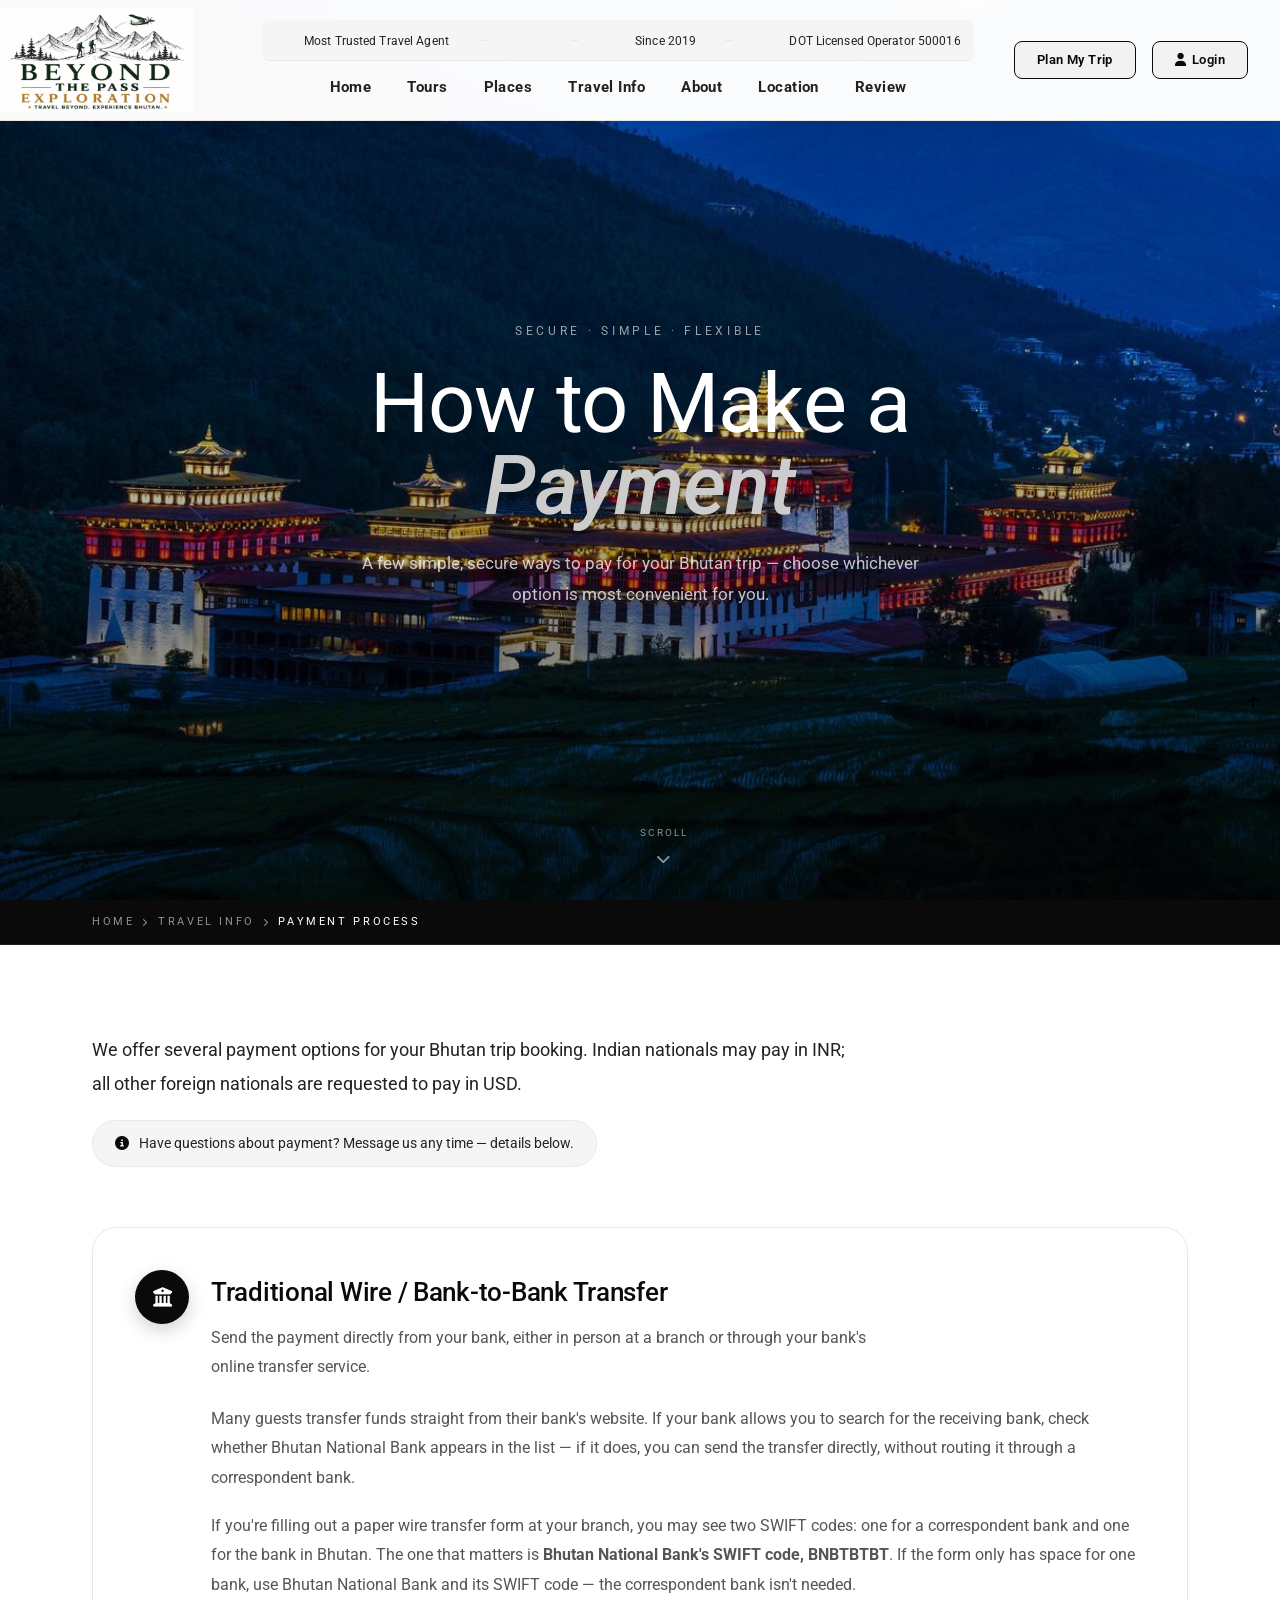
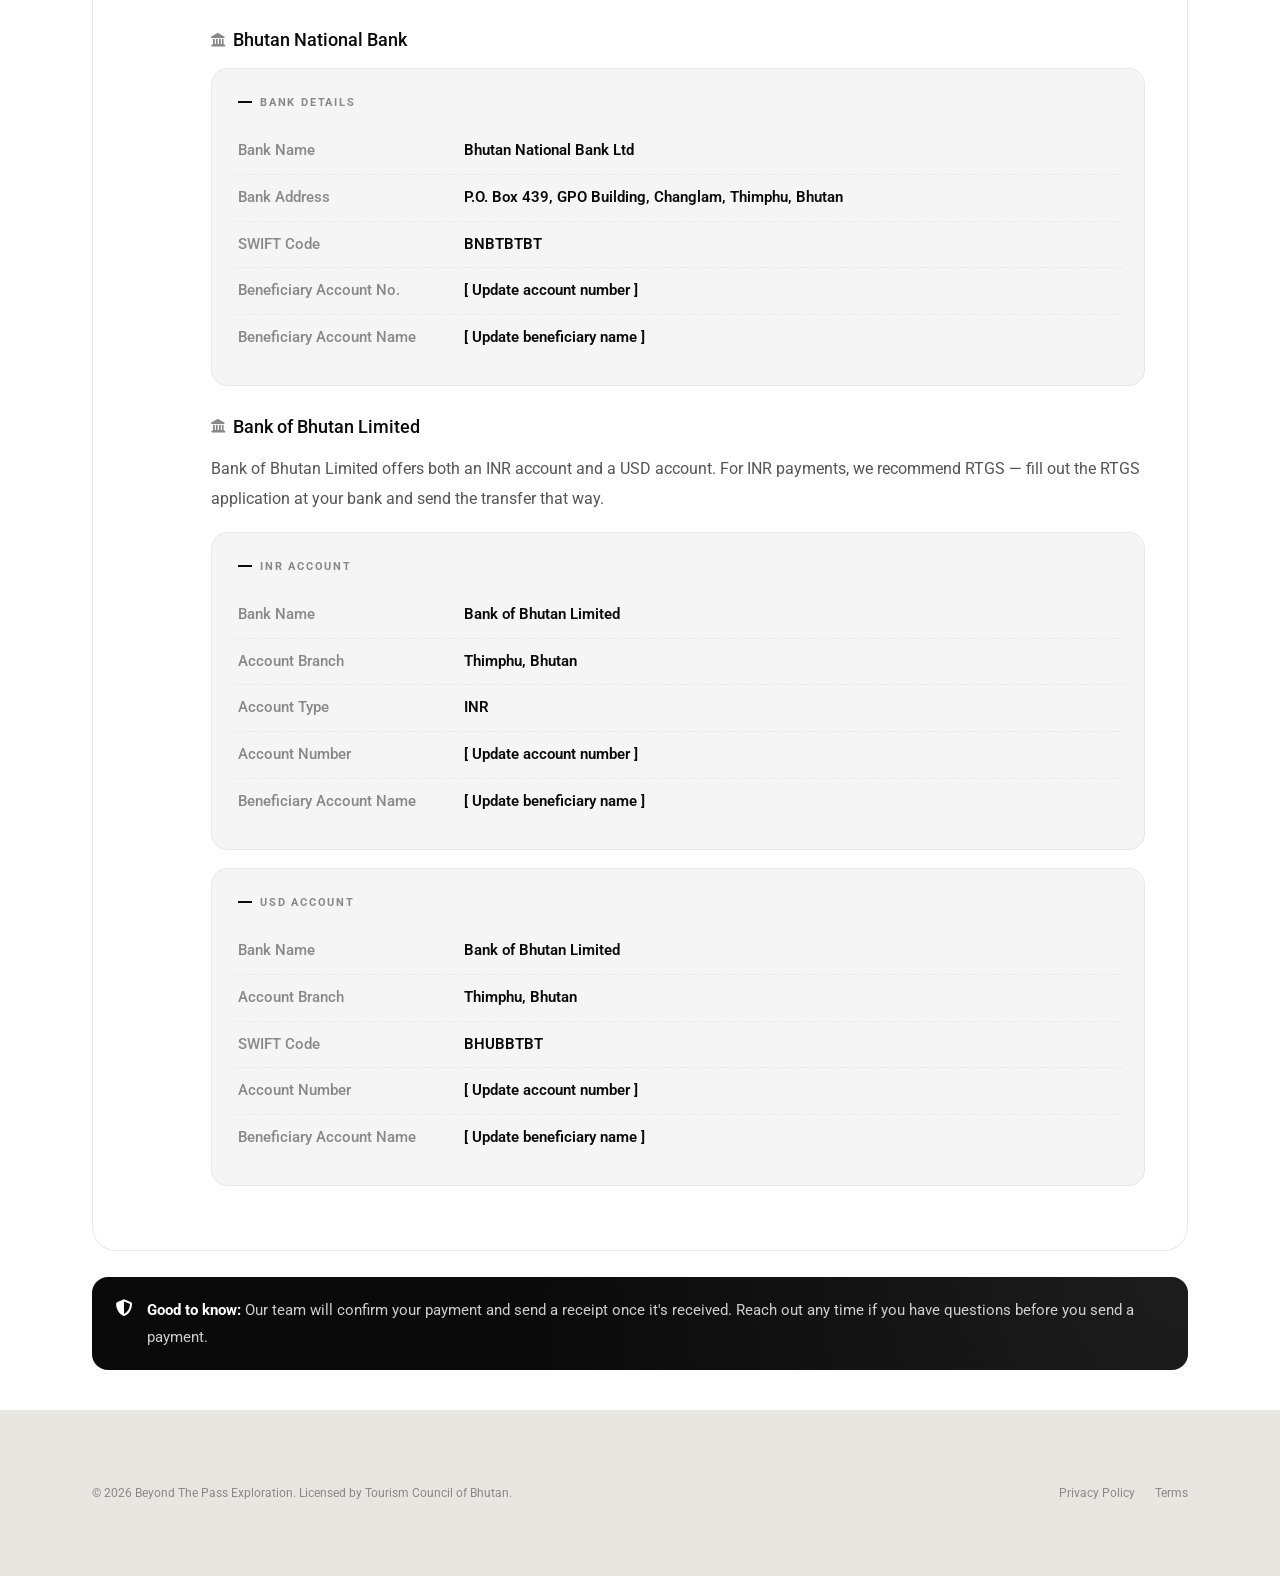
<file: payment.html>
<!DOCTYPE html>
<html lang="en">
<head>
  <meta charset="UTF-8" />
  <meta name="viewport" content="width=device-width, initial-scale=1.0"/>
  <title>Payment Process — Ridge & Valley Bhutan Travel</title>
  <link rel="preconnect" href="https://fonts.googleapis.com">
  <link href="https://fonts.googleapis.com/css2?family=Playfair+Display:ital,wght@0,400;0,500;0,700;1,400;1,500&family=Roboto:ital,wght@0,300;0,400;0,500;0,700;0,900;1,400&display=swap" rel="stylesheet"/>
  <link rel="stylesheet" href="https://cdnjs.cloudflare.com/ajax/libs/font-awesome/6.5.0/css/all.min.css"/>
  <link rel="stylesheet" href="style.css" />
  <script src="https://accounts.google.com/gsi/client" async defer></script>
  <style>
 /* ---- BIG HERO, same scale/feel as the homepage hero ---- */
    .pay-hero {
      position: relative;
      min-height: 100vh;
      display: flex; flex-direction: column;
      align-items: center; justify-content: center;
      overflow: hidden;
    }
    .pay-hero-bg {
      position: absolute; inset: 0;
      width: 100%; height: 100%;
      object-fit: cover; object-position: center;
      background: var(--black-3);
      animation: kenBurns 9s ease-in-out forwards;
    }
    .pay-hero-overlay {
      position: absolute; inset: 0;
      background: linear-gradient(
        to bottom,
        rgba(0,0,0,0.35) 0%,
        rgba(0,0,0,0.12) 38%,
        rgba(0,0,0,0.72) 100%
      );
    }
    .pay-hero-body {
      position: relative; z-index: 2;
      text-align: center;
      padding: 80px 24px 40px;
      animation: fadeUp 1s ease 0.3s both;
    }
    .pay-hero-eyebrow {
      font-size: 0.72rem; letter-spacing: 0.32em; text-transform: uppercase;
      color: rgba(255,255,255,0.6); margin-bottom: 22px; display: block;
    }
    .pay-hero h1 {
      font-family: var(--ff-display);
      font-size: clamp(2.6rem, 7vw, 5.2rem);
      font-weight: 400; color: var(--white);
      line-height: 0.98; margin-bottom: 22px;
      letter-spacing: -0.01em;
    }
    .pay-hero h1 em { font-style: italic; font-weight: 500; color: var(--light); }
    .pay-hero p {
      color: rgba(255,255,255,0.75); font-size: 1.08rem;
      max-width: 560px; margin: 0 auto 8px; line-height: 1.8;
    }

    .pay-hero-scroll {
      position: absolute; bottom: 34px; left: 50%; transform: translateX(-50%);
      z-index: 2; display: flex; flex-direction: column; align-items: center; gap: 10px;
      color: rgba(255,255,255,0.55); font-size: 0.65rem;
      letter-spacing: 0.2em; text-transform: uppercase;
      animation: fadeUp 1s ease 0.9s both;
    }
    .pay-hero-scroll i { font-size: 0.9rem; animation: bounceDown 1.8s ease-in-out infinite; }
    @keyframes bounceDown {
      0%,100% { transform: translateY(0); opacity: 0.5; }
      50% { transform: translateY(8px); opacity: 1; }
    }

    /* ---- Breadcrumb ---- */
    .crumb-bar {
      position: sticky; top: 72px; z-index: 850;
      background: var(--black);
      border-bottom: 1px solid rgba(255,255,255,0.08);
    }
    .crumb-bar .wrap { padding: 13px 32px; }
    .info-crumb {
      font-size: 0.68rem; letter-spacing: 0.24em; text-transform: uppercase;
      color: rgba(255,255,255,0.55); display: flex; align-items: center; gap: 8px;
    }
    .info-crumb a { color: rgba(255,255,255,0.55); transition: color 0.25s; }
    .info-crumb a:hover { color: var(--white); }
    .info-crumb .current { color: var(--white); }

    /* ---- Content section ---- */
    .pay-section { background: var(--white); padding: 88px 0 40px; position: relative; }

    .pay-intro {
      max-width: 760px; margin-bottom: 60px;
    }
    .pay-intro p { color: var(--dark); font-size: 1.12rem; line-height: 1.85; font-weight: 400; }

    .pay-note {
      display: inline-flex; align-items: center; gap: 10px;
      background: var(--off-white); border: 1px solid var(--border);
      border-radius: 999px; padding: 11px 22px;
      font-size: 0.86rem; color: var(--dark); margin-top: 20px;
      transition: var(--t);
    }
    .pay-note:hover { background: var(--black); color: var(--white); border-color: var(--black); transform: translateY(-2px); }
    .pay-note:hover i { color: var(--white); }
    .pay-note i { color: var(--black); transition: var(--t); }

    /* ---- Method card — the eye-catchy bit ---- */
    .pay-method {
      position: relative;
      border: 1px solid var(--border);
      border-radius: var(--r-xl);
      padding: 42px 42px 46px;
      margin-bottom: 26px;
      overflow: hidden;
      background: var(--white);
      transition: transform 0.45s cubic-bezier(0.16, 1, 0.3, 1), box-shadow 0.45s ease, border-color 0.45s ease;
    }
    .pay-method::before {
      content: '';
      position: absolute; top: 0; left: 0;
      width: 5px; height: 100%;
      background: var(--black);
      transform: scaleY(0); transform-origin: top;
      transition: transform 0.5s cubic-bezier(0.16, 1, 0.3, 1);
    }
    .pay-method::after {
      content: '';
      position: absolute; top: -60%; right: -10%;
      width: 340px; height: 340px; border-radius: 50%;
      background: radial-gradient(circle, rgba(0,0,0,0.035) 0%, rgba(0,0,0,0) 70%);
      opacity: 0; transition: opacity 0.5s ease;
      pointer-events: none;
    }
    .pay-method:hover {
      transform: translateY(-8px);
      box-shadow: var(--shadow);
      border-color: transparent;
    }
    .pay-method:hover::before { transform: scaleY(1); }
    .pay-method:hover::after { opacity: 1; }

    .pm-head { display: flex; align-items: flex-start; gap: 22px; margin-bottom: 22px; position: relative; z-index: 1; }
    .pm-num {
      flex-shrink: 0; width: 54px; height: 54px; border-radius: 50%;
      background: var(--black); color: var(--white);
      font-family: var(--ff-display); font-style: italic; font-size: 1.2rem;
      display: flex; align-items: center; justify-content: center;
      transition: transform 0.45s cubic-bezier(0.34, 1.56, 0.64, 1), background 0.3s ease;
      box-shadow: 0 6px 18px rgba(0,0,0,0.18);
    }
    .pay-method:hover .pm-num { transform: scale(1.12) rotate(-10deg); }

    .pm-head h2 {
      font-family: var(--ff-display); font-size: 1.65rem; font-weight: 500;
      color: var(--black); margin-bottom: 8px; letter-spacing: -0.01em;
    }
    .pm-head p { color: var(--mid); font-size: 1.02rem; line-height: 1.8; max-width: 680px; }

    .pm-body { padding-left: 76px; position: relative; z-index: 1; }
    .pm-body > p { color: var(--mid); font-size: 1rem; line-height: 1.85; margin-bottom: 18px; }
    .pm-body h4 {
      font-family: var(--ff-display); font-size: 1.12rem; font-weight: 500;
      color: var(--black); margin: 26px 0 12px;
      display: flex; align-items: center; gap: 8px;
    }
    .pm-body h4:first-child { margin-top: 0; }

    /* Bank detail box — easy to scan / easy to edit later */
    .bank-box {
      background: var(--off-white);
      border: 1px solid var(--border);
      border-radius: var(--r-lg);
      padding: 24px 26px;
      margin-bottom: 18px;
      transition: var(--t);
    }
    .bank-box:hover { border-color: var(--dark); box-shadow: var(--shadow-sm); }
    .bank-box h5 {
      font-size: 0.7rem; letter-spacing: 0.16em; text-transform: uppercase;
      color: var(--muted); font-weight: 700; margin-bottom: 16px;
      display: flex; align-items: center; gap: 8px;
    }
    .bank-box h5::before {
      content: ''; width: 14px; height: 2px; background: var(--black); display: inline-block;
    }
    .bank-row {
      display: grid; grid-template-columns: 210px 1fr;
      gap: 6px 16px; padding: 10px 10px;
      margin: 0 -10px;
      border-bottom: 1px dashed var(--border);
      font-size: 0.95rem;
      border-radius: 8px;
      transition: background 0.25s ease, padding 0.25s ease;
    }
    .bank-row:hover { background: rgba(0,0,0,0.035); }
    .bank-row:last-child { border-bottom: none; }
    .bank-row .bk-label { color: var(--muted); font-weight: 500; }
    .bank-row .bk-value { color: var(--black); font-weight: 600; word-break: break-word; }

    .pay-tip {
      display: flex; gap: 14px; align-items: flex-start;
      background: var(--black); color: rgba(255,255,255,0.8);
      border-radius: var(--r-lg); padding: 20px 24px; margin-top: 10px;
      font-size: 0.92rem; line-height: 1.8;
      position: relative; overflow: hidden;
    }
    .pay-tip::before {
      content: ''; position: absolute; inset: 0;
      background: radial-gradient(circle at top right, rgba(255,255,255,0.08), transparent 60%);
    }
    .pay-tip i { color: var(--white); margin-top: 3px; flex-shrink: 0; font-size: 1.05rem; position: relative; }
    .pay-tip p { position: relative; }
    .pay-tip strong { color: var(--white); }

    @media (max-width: 768px) {
      .pay-hero { min-height: 82vh; }
      .pay-section { padding: 56px 0 24px; }
      .pay-method { padding: 30px 22px 34px; }
      .pm-body { padding-left: 0; margin-top: 10px; }
      .bank-row { grid-template-columns: 1fr; }
    }
  </style>
</head>
<body>

 <!-- HEADER -->
<header id="header">
  <div class="hdr-inner">
    <a href="index.html#home" class="logo">
      <img src="img/finallogo2.jpeg" alt="Beyond The Pass Exploration" class="logo-img"/>
      <div class="logo-text">
        <span class="logo-name"></span>
        <span class="logo-tag"></span>
      </div>
    </a>

    <div class="hdr-middle">
      <div class="ticker-bar" id="tickerBar">
        <div class="ticker-track">
          <div class="ticker-content" id="tickerContent">
            <span>Most Trusted Travel Agent</span>
              <span></span>
              <!-- <span>Jomolhari Trek departures filling fast for this season</span> -->
               <span>Since 2019</span> 
              <span>DOT Licensed Operator 50001643</span>
          </div>
        </div>
      </div>

      <nav class="nav">
        <a href="index.html#home" class="nav-a">Home</a>
        <a href="tour.html" class="nav-a active">Tours</a>
        <a href="place.html" class="nav-a">Places</a>
        <a href="travel-info.html" class="nav-a">Travel Info</a>
        <a href="about.html" class="nav-a">About</a>
        <a href="map.htm" class="nav-a">Location</a>
        <a href="review.html" class="nav-a">Review</a>
        <a href="admin-dashboard.html" class="nav-a" id="adminNavLinkDesktop" style="display:none">Admin</a>
      </nav>
    </div>

    <div class="hdr-right">
      <a href="plan-trip.html" class="hdr-btn">Plan My Trip</a>
      <div class="login-popup-wrapper">
        <button class="hdr-login-btn" id="loginTrigger">
          <i class="fa-solid fa-user"></i> <span id="loginBtnLabel">Login</span>
        </button>
        <div class="login-popup" id="loginPopup">
          <div class="popup-arrow"></div>

          <!-- LOGGED IN STATE -->
          <div class="lp-panel" id="panel-loggedin" style="display:none">
            <div class="lp-user-avatar" id="lpAvatar">U</div>
            <p class="lp-user-name" id="lpName">User</p>
            <p class="lp-user-email" id="lpEmail">user@email.com</p>
            <button class="lp-submit lp-logout-btn" id="lpLogout">Sign Out</button>
          </div>

          <!-- AUTH STATE -->
          <div id="panel-auth">
            <div class="lp-tabs">
              <button class="lp-tab active" data-tab="signin">Sign In</button>
              <button class="lp-tab" data-tab="signup">Sign Up</button>
            </div>

            <!-- SIGN IN -->
            <div class="lp-panel" id="panel-signin">
              <button class="fb-login-btn" id="fbSignin"><i class="fa-brands fa-facebook-f"></i> Continue with Facebook</button>
              <button class="google-login-btn" id="googleSignin"><i class="fa-brands fa-google"></i> Continue with Google</button>
              <div class="lp-or"><span>or</span></div>
              <div class="lp-field">
                <input type="email" id="si-email" placeholder="Email address" autocomplete="email"/>
                <span class="lp-err" id="si-email-err"></span>
              </div>
              <div class="lp-field">
                <div class="lp-pw-wrap">
                  <input type="password" id="si-password" placeholder="Password" autocomplete="current-password"/>
                  <button type="button" class="lp-eye" data-target="si-password"><i class="fa-solid fa-eye"></i></button>
                </div>
                <span class="lp-err" id="si-pw-err"></span>
              </div>
              <a href="#" class="lp-forgot" id="forgotLink">Forgot password?</a>
              <button class="lp-submit" id="siSubmit">Sign In</button>
              <p class="lp-switch">No account? <a href="#" data-switch="signup">Sign up</a></p>
            </div>

            <!-- SIGN UP -->
            <div class="lp-panel" id="panel-signup" style="display:none">
              <button class="fb-login-btn" id="fbSignup"><i class="fa-brands fa-facebook-f"></i> Continue with Facebook</button>
              <button class="google-login-btn" id="googleSignup"><i class="fa-brands fa-google"></i> Continue with Google</button>
              <div class="lp-or"><span>or</span></div>
              <div class="lp-field">
                <input type="text" id="su-name" placeholder="Full name" autocomplete="name"/>
                <span class="lp-err" id="su-name-err"></span>
              </div>
              <div class="lp-field">
                <input type="email" id="su-email" placeholder="Email address" autocomplete="email"/>
                <span class="lp-err" id="su-email-err"></span>
              </div>
              <div class="lp-field">
                <div class="lp-pw-wrap">
                  <input type="password" id="su-password" placeholder="Create password (min 6 chars)" autocomplete="new-password"/>
                  <button type="button" class="lp-eye" data-target="su-password"><i class="fa-solid fa-eye"></i></button>
                </div>
                <div class="lp-strength" id="su-strength"><div class="lp-strength-bar" id="su-strength-bar"></div></div>
                <span class="lp-err" id="su-pw-err"></span>
              </div>
              <button class="lp-submit" id="suSubmit">Create Account</button>
              <p class="lp-switch">Have an account? <a href="#" data-switch="signin">Sign in</a></p>
            </div>

            <!-- FORGOT PASSWORD -->
            <div class="lp-panel" id="panel-forgot" style="display:none">
              <p style="font-size:13px;color:#555;margin-bottom:12px;">Enter your email and we'll send a reset link.</p>
              <div class="lp-field">
                <input type="email" id="fp-email" placeholder="Email address"/>
                <span class="lp-err" id="fp-err"></span>
              </div>
              <button class="lp-submit" id="fpSubmit">Send Reset Link</button>
              <p class="lp-switch"><a href="#" id="backToSignin">← Back to Sign In</a></p>
            </div>
          </div>

          <p class="lp-status" id="lpStatus"></p>
        </div>
      </div>
      <button class="burger" id="burger" aria-label="Menu">
        <span></span><span></span><span></span>
      </button>
    </div>
  </div>
</header>

<!-- MOBILE NAV -->
<div class="mob-overlay" id="mobOverlay">
  <div class="mob-nav" id="mobNav">
    <button class="mob-close" id="mobClose"><i class="fa-solid fa-xmark"></i></button>
    <div class="mob-logo">Ridge & Valley</div>
    <nav class="mob-links">
      <a href="index.html#home">Home</a>
      <a href="tour.html">Tours</a>
      <a href="place.html">Places</a>
      <a href="travel-info.html">Travel Info</a>
      <a href="about.html">About</a>
      <a href="map.htm">Location</a>
      <a href="review.html">Review</a>
      <a href="admin-dashboard.html" class="nav-a" id="adminNavLink" style="display:none">Admin</a>
    </nav>
    <a href="plan-trip.html" class="mob-cta">Plan My Trip →</a>
  </div>
</div>

  <!-- BIG HERO -->
  <section class="pay-hero">
    <img src="images/23-night.jpg" alt="Bhutan hero" class="pay-hero-bg">
    <div class="pay-hero-overlay"></div>
    <div class="pay-hero-body">
      <span class="pay-hero-eyebrow">Secure · Simple · Flexible</span>
      <h1>How to Make a<br/><em>Payment</em></h1>
      <p>A few simple, secure ways to pay for your Bhutan trip — choose whichever option is most convenient for you.</p>
    </div>
    <div class="pay-hero-scroll"><span>Scroll</span><i class="fa-solid fa-chevron-down"></i></div>
  </section>

  <!-- BREADCRUMB -->
  <div class="crumb-bar">
    <div class="wrap">
      <p class="info-crumb">
        <a href="index.html">Home</a> <i class="fa-solid fa-chevron-right" style="font-size:8px"></i>
        <a href="travel-info.html">Travel Info</a> <i class="fa-solid fa-chevron-right" style="font-size:8px"></i>
        <span class="current">Payment Process</span>
      </p>
    </div>
  </div>

  <!-- PAYMENT CONTENT -->
  <section class="pay-section">
    <div class="wrap">

      <div class="pay-intro">
        <p>We offer several payment options for your Bhutan trip booking. Indian nationals may pay in INR; all other foreign nationals are requested to pay in USD.</p>
        <span class="pay-note"><i class="fa-solid fa-circle-info"></i> Have questions about payment? Message us any time — details below.</span>
      </div>

      
      <div class="pay-method">
        <div class="pm-head">
          <span class="pm-num"><i class="fa-solid fa-building-columns"></i></span>
          <div>
            <h2>Traditional Wire / Bank-to-Bank Transfer</h2>
            <p>Send the payment directly from your bank, either in person at a branch or through your bank's online transfer service.</p>
          </div>
        </div>
        <div class="pm-body">
          <p>Many guests transfer funds straight from their bank's website. If your bank allows you to search for the receiving bank, check whether Bhutan National Bank appears in the list — if it does, you can send the transfer directly, without routing it through a correspondent bank.</p>
          <p>If you're filling out a paper wire transfer form at your branch, you may see two SWIFT codes: one for a correspondent bank and one for the bank in Bhutan. The one that matters is <strong>Bhutan National Bank's SWIFT code, BNBTBTBT</strong>. If the form only has space for one bank, use Bhutan National Bank and its SWIFT code — the correspondent bank isn't needed.</p>

          <h4><i class="fa-solid fa-landmark" style="font-size:0.85rem;color:var(--muted);"></i> Bhutan National Bank</h4>
          <div class="bank-box">
            <h5>Bank Details</h5>
            <div class="bank-row"><span class="bk-label">Bank Name</span><span class="bk-value">Bhutan National Bank Ltd</span></div>
            <div class="bank-row"><span class="bk-label">Bank Address</span><span class="bk-value">P.O. Box 439, GPO Building, Changlam, Thimphu, Bhutan</span></div>
            <div class="bank-row"><span class="bk-label">SWIFT Code</span><span class="bk-value">BNBTBTBT</span></div>
            <div class="bank-row"><span class="bk-label">Beneficiary Account No.</span><span class="bk-value">[ Update account number ]</span></div>
            <div class="bank-row"><span class="bk-label">Beneficiary Account Name</span><span class="bk-value">[ Update beneficiary name ]</span></div>
          </div>

          <h4><i class="fa-solid fa-landmark" style="font-size:0.85rem;color:var(--muted);"></i> Bank of Bhutan Limited</h4>
          <p>Bank of Bhutan Limited offers both an INR account and a USD account. For INR payments, we recommend RTGS — fill out the RTGS application at your bank and send the transfer that way.</p>

          <div class="bank-box">
            <h5>INR Account</h5>
            <div class="bank-row"><span class="bk-label">Bank Name</span><span class="bk-value">Bank of Bhutan Limited</span></div>
            <div class="bank-row"><span class="bk-label">Account Branch</span><span class="bk-value">Thimphu, Bhutan</span></div>
            <div class="bank-row"><span class="bk-label">Account Type</span><span class="bk-value">INR</span></div>
            <div class="bank-row"><span class="bk-label">Account Number</span><span class="bk-value">[ Update account number ]</span></div>
            <div class="bank-row"><span class="bk-label">Beneficiary Account Name</span><span class="bk-value">[ Update beneficiary name ]</span></div>
          </div>

          <div class="bank-box">
            <h5>USD Account</h5>
            <div class="bank-row"><span class="bk-label">Bank Name</span><span class="bk-value">Bank of Bhutan Limited</span></div>
            <div class="bank-row"><span class="bk-label">Account Branch</span><span class="bk-value">Thimphu, Bhutan</span></div>
            <div class="bank-row"><span class="bk-label">SWIFT Code</span><span class="bk-value">BHUBBTBT</span></div>
            <div class="bank-row"><span class="bk-label">Account Number</span><span class="bk-value">[ Update account number ]</span></div>
            <div class="bank-row"><span class="bk-label">Beneficiary Account Name</span><span class="bk-value">[ Update beneficiary name ]</span></div>
          </div>
        </div>
      </div>

      <div class="pay-tip" style="margin-top:26px;">
        <i class="fa-solid fa-shield-halved"></i>
        <p><strong>Good to know:</strong> Our  team will confirm your payment and send a receipt once it's received. Reach out any time if you have questions before you send a payment.</p>
      </div>

    </div>
  </section>



 <!-- FOOTER (identical to site footer) -->
  <footer class="footer">
    <div class="wrap">
      <div class="footer-bottom">
        <p>© 2026 Beyond The Pass Exploration. Licensed by Tourism Council of Bhutan.</p>
        <div class="fb-links">
          <a href="#">Privacy Policy</a>
          <a href="#">Terms</a>
        </div>
      </div>
    </div>
  </footer>

  <!-- BACK TO TOP -->
  <button class="btt" id="btt" aria-label="Back to top"><i class="fa-solid fa-arrow-up"></i></button>

  <script src="script.js"></script>
  <script>
    // Fallbacks in case script.js doesn't bind these on non-index pages
    const header = document.getElementById('header');
    window.addEventListener('scroll', () => {
      header.classList.toggle('scrolled', window.scrollY > 20);
      document.getElementById('btt').classList.toggle('show', window.scrollY > 500);
    });

    const burger = document.getElementById('burger');
    const mobOverlay = document.getElementById('mobOverlay');
    const mobClose = document.getElementById('mobClose');
    burger?.addEventListener('click', () => { mobOverlay.classList.add('open'); burger.classList.add('open'); });
    mobClose?.addEventListener('click', () => { mobOverlay.classList.remove('open'); burger.classList.remove('open'); });
    mobOverlay?.addEventListener('click', (e) => { if (e.target === mobOverlay) { mobOverlay.classList.remove('open'); burger.classList.remove('open'); } });

    document.getElementById('btt').addEventListener('click', () => window.scrollTo({ top: 0, behavior: 'smooth' }));

    // Scroll cue click → jump to content
    document.querySelector('.pay-hero-scroll')?.addEventListener('click', () => {
      document.querySelector('.crumb-bar')?.scrollIntoView({ behavior: 'smooth' });
    });
  </script>
</body>
</html>
</file>
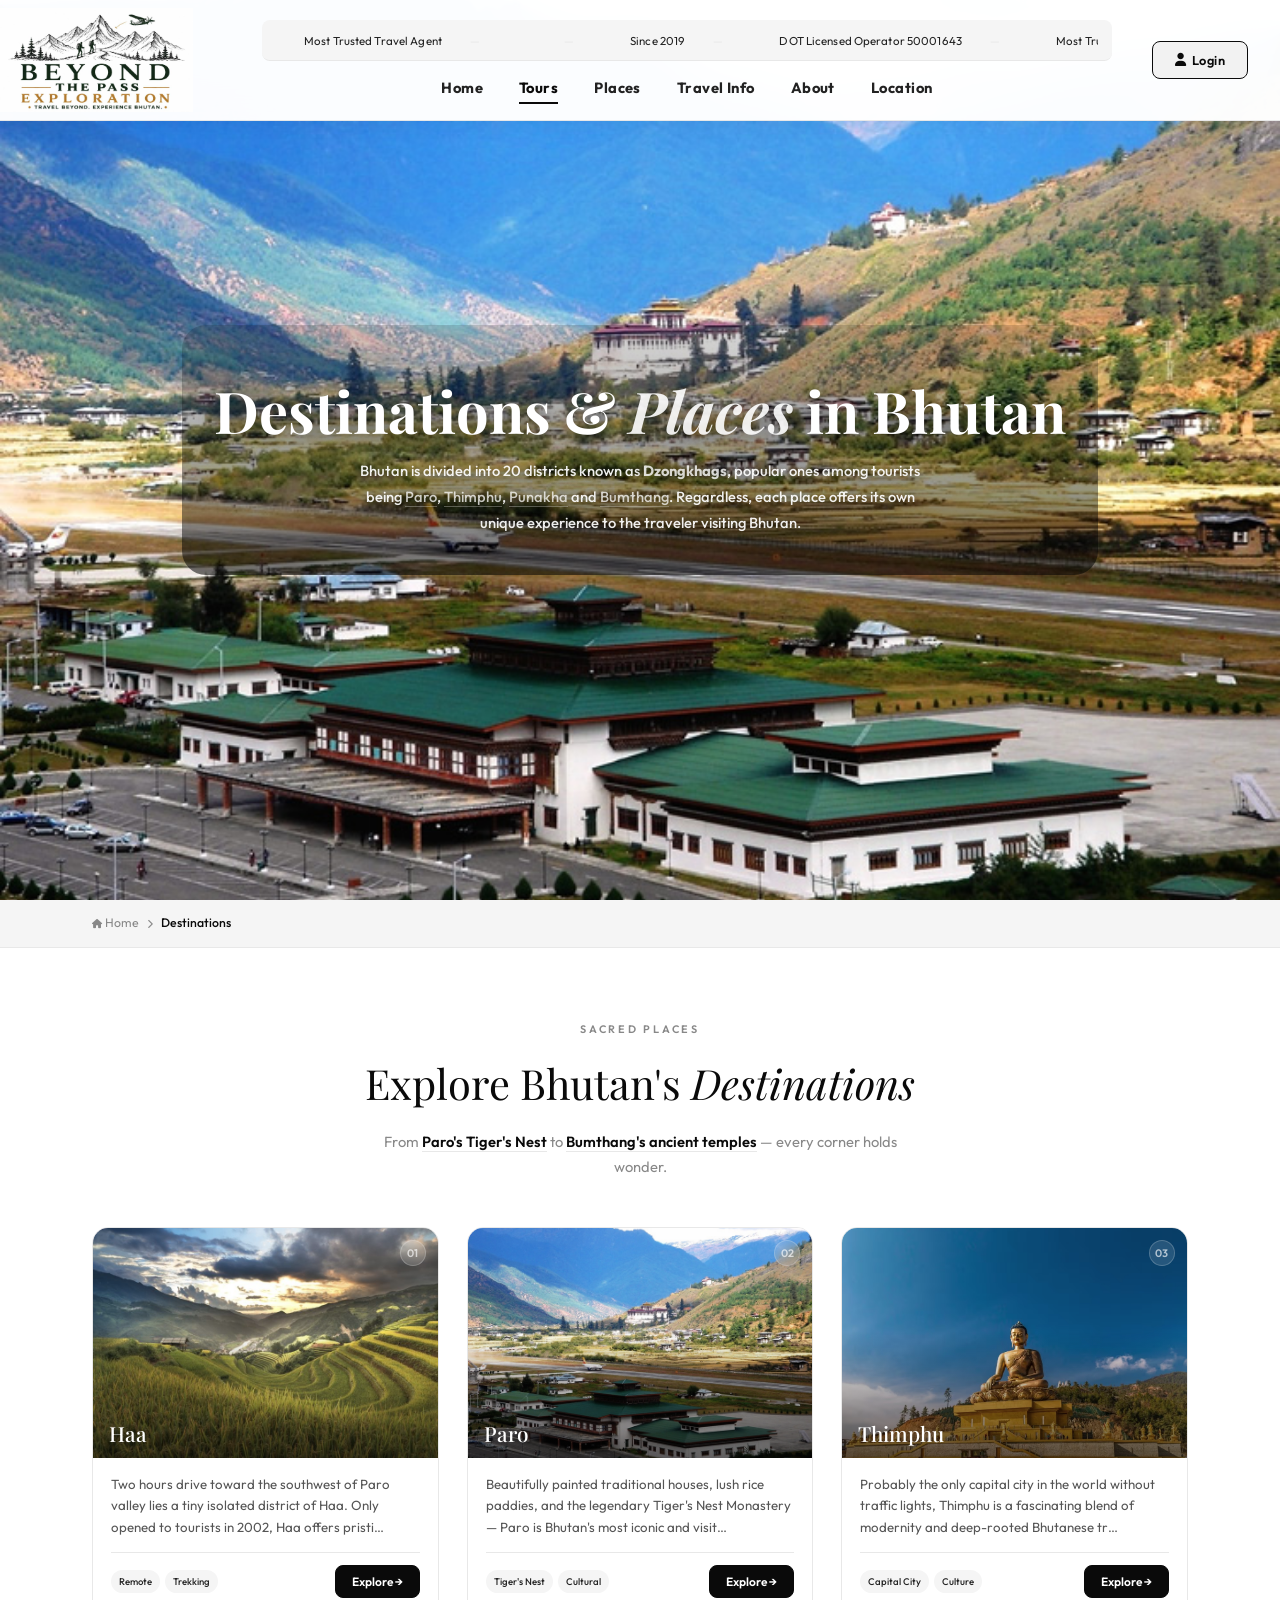
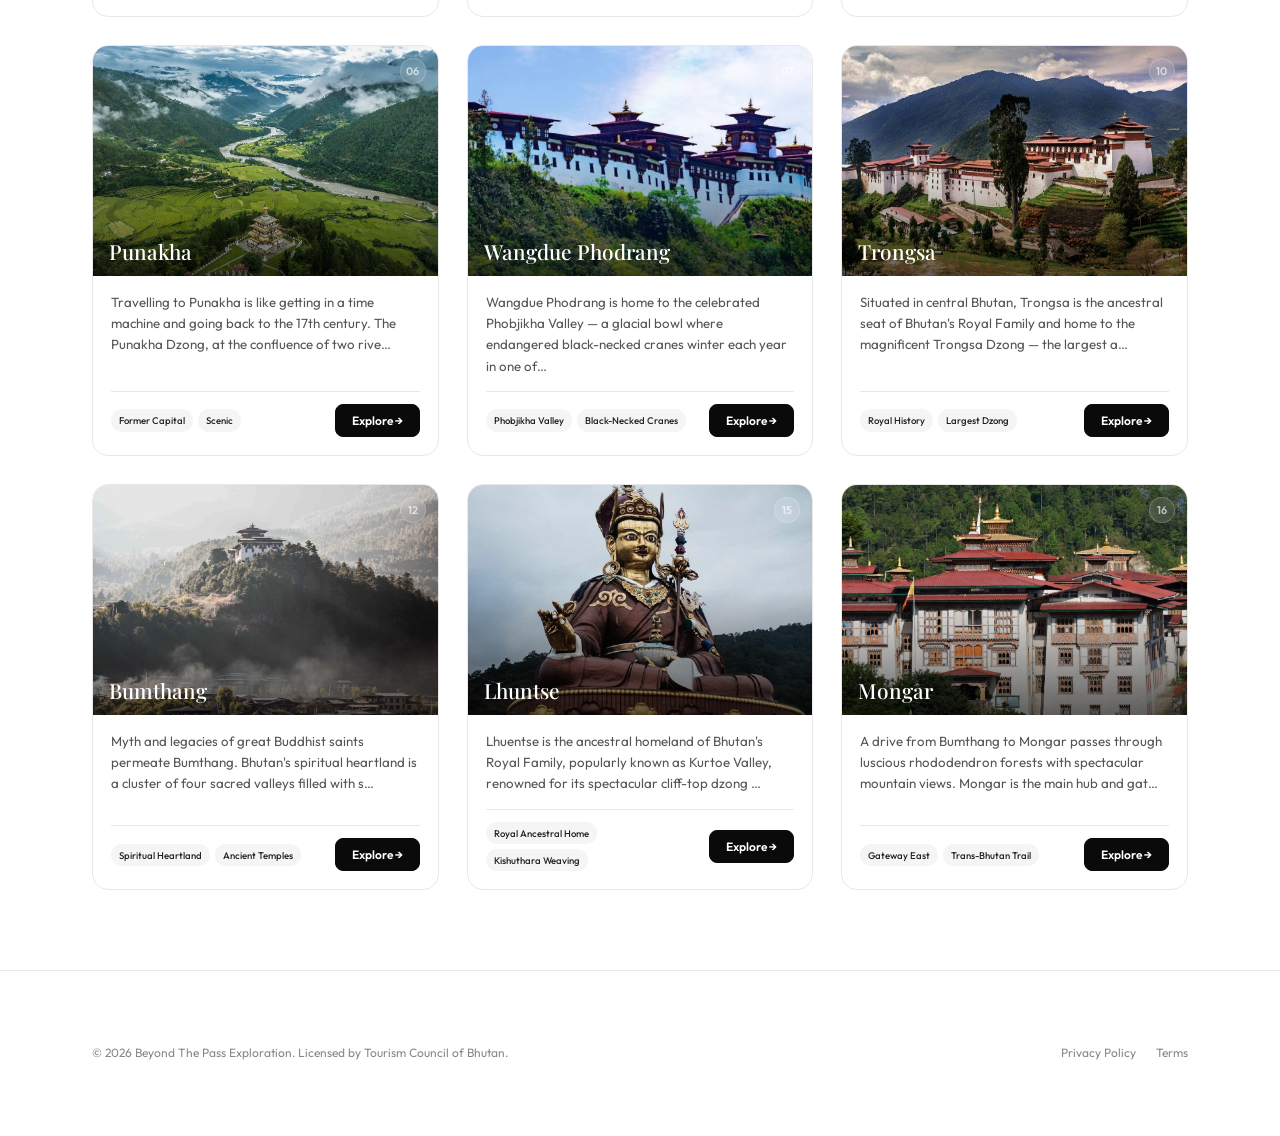
<file: place.html>
<!DOCTYPE html>
<html lang="en">
<head>
  <meta charset="UTF-8"/>
  <meta name="viewport" content="width=device-width, initial-scale=1.0"/>
  <title>Destinations & Places in Bhutan — Ridge & Valley</title>
  <link rel="preconnect" href="https://fonts.googleapis.com">
  <link href="https://fonts.googleapis.com/css2?family=Playfair+Display:ital,wght@0,400;0,500;0,700;1,400;1,500&family=Outfit:wght@300;400;500;600&display=swap" rel="stylesheet"/>
  <link rel="stylesheet" href="https://cdnjs.cloudflare.com/ajax/libs/font-awesome/6.5.0/css/all.min.css"/>
  <script src="https://accounts.google.com/gsi/client" async defer></script>
  <style>
    :root {
      --black:#0a0a0a; --black-2:#111111; --black-3:#1a1a1a; --dark:#222222;
      --mid:#555555; --muted:#888888; --light:#cccccc; --border:#e8e8e8;
      --off-white:#f5f5f5; --white:#ffffff; --accent:#c0392b;
      --r:8px; --r-lg:16px; --r-xl:24px;
      --shadow:0 20px 60px rgba(0,0,0,0.12); --shadow-sm:0 4px 20px rgba(0,0,0,0.07);
      --t:0.3s cubic-bezier(0.4,0,0.2,1);
      --ff-display:'Playfair Display',Georgia,serif;
      --ff-body:'Outfit',system-ui,sans-serif;
      --btn-bg:#f2f2f2;
    }
    *,*::before,*::after{box-sizing:border-box;margin:0;padding:0}
    html{scroll-behavior:smooth}
    body{font-family:var(--ff-body);background:var(--white);color:var(--black);line-height:1.7;overflow-x:hidden}
    a{text-decoration:none;color:inherit} ul{list-style:none}
    button{cursor:pointer;border:none;background:none;font-family:inherit}
    .wrap{max-width:1160px;margin:0 auto;padding:0 32px}

  /* ═══════════════════════════════════════════════════
   HEADER (ticker now lives inside the header, above the nav)
════════════════════════════════════════════════════ */
:root { --header-h: 148px; }

@media (max-width: 768px) {
  :root { --header-h: 104px; }
}

/* ═══════════════════════════════════════════════════
   HEADER
════════════════════════════════════════════════════ */
#header {
  position: fixed; top: 0; left: 0; right: 0; z-index: 900;
  padding: 8px 0;
  background: rgba(255,255,255,0.98);
  backdrop-filter: blur(20px);
  border-bottom: 1px solid var(--border);
  box-shadow: 0 2px 20px rgba(0,0,0,0.06);
  transition: var(--t);
}
#header.scrolled {
  padding: 6px 0;
  box-shadow: 0 4px 28px rgba(0,0,0,0.09);
}
.hdr-inner {
  max-width: 100%; margin: 0; padding: 0 32px 0 0;
  display: flex; align-items: center; gap: 40px;
}

.hdr-middle {
  flex: 1;
  min-width: 0;
  display: flex;
  flex-direction: column;
  justify-content: center;
  gap: 8px;
}
.ticker-bar {
  width: 100%;
  overflow: hidden;
  padding: 6px 14px;
  margin-bottom: 6px;
  background: var(--off-white);
  border-radius: var(--r);
  border-bottom: 1px solid var(--border);
}
.ticker-track { overflow: hidden; white-space: nowrap; }
.ticker-content {
  display: inline-flex; align-items: center;
  animation: tickerScroll 32s linear infinite;
  will-change: transform;
}
.ticker-content span {
  display: inline-flex; align-items: center;
  padding: 0 28px;
  font-size: 0.72rem; color: var(--dark);
  letter-spacing: 0.01em; white-space: nowrap;
}
.ticker-content span::after {
  content: '—'; margin-left: 28px; color: var(--border);
}
.ticker-bar:hover .ticker-content { animation-play-state: paused; }

@keyframes tickerScroll {
  from { transform: translateX(0); }
  to   { transform: translateX(-50%); }
}

@media (max-width: 900px) {
  .hdr-middle { display: none; }
}
.logo { display: flex; align-items: center; gap: 14px; flex-shrink: 0; }
.logo-img {
  height: 104px;
  width: 208px;
  max-width: none;
  object-fit: contain;
  object-position: left center;
  flex-shrink: 0;
  mix-blend-mode: multiply;
}

@media (max-width: 768px) {
  .logo-img { height: 68px; width: 136px; }
}
.logo-text { display: flex; flex-direction: column; line-height: 1; }
.logo-name {
  font-family: var(--ff-display);
  font-size: 1.1rem; font-weight: 500;
  color: var(--black); letter-spacing: 0.01em;
}
.logo-tag {
  font-size: 0.6rem; letter-spacing: 0.2em;
  text-transform: uppercase; color: var(--muted); margin-top: 3px;
}

.nav { display: flex; align-items: center; gap: 36px; margin: 0 auto; }
.nav-a {
  font-size: 0.92rem; font-weight: 700; letter-spacing: 0.03em;
  color: var(--dark);
  position: relative; transition: color 0.25s;
}
.nav-a::after {
  content: ''; position: absolute;
  bottom: -4px; left: 0; width: 0; height: 2px;
  background: var(--black); transition: width 0.3s ease;
}
.nav-a:hover, .nav-a.active { color: var(--black); }
.nav-a:hover::after, .nav-a.active::after { width: 100%; }

.hdr-right { display: flex; align-items: center; gap: 16px; flex-shrink: 0; }

.burger { display: none; flex-direction: column; gap: 5px; padding: 4px; }
.burger span { display: block; width: 22px; height: 1.5px; background: var(--black); border-radius: 2px; transition: var(--t); }
.burger.open span:nth-child(1) { transform: translateY(6.5px) rotate(45deg); }
.burger.open span:nth-child(2) { opacity: 0; }
.burger.open span:nth-child(3) { transform: translateY(-6.5px) rotate(-45deg); }

/* Header buttons — Plan My Trip + Login (identical size) */
.hdr-btn,
.hdr-login-btn {
  display: inline-flex;
  align-items: center;
  justify-content: center;
  gap: 6px;
  height: 38px;
  padding: 0 22px;
  box-sizing: border-box;
  background: var(--btn-bg);
  color: var(--black);
  font-family: inherit;
  font-size: 0.8rem;
  font-weight: 600;
  letter-spacing: 0.03em;
  line-height: 1;
  border: 1.5px solid var(--black);
  border-radius: var(--r);
  cursor: pointer;
  text-decoration: none;
  transition: var(--t);
}
.hdr-btn:hover,
.hdr-login-btn:hover {
  background: var(--black);
  color: var(--white);
}

/* ═══════════════════════════════════════════════════
   MOBILE NAV
════════════════════════════════════════════════════ */
.mob-overlay {
  display: none; position: fixed; inset: 0; z-index: 800;
  background: rgba(0,0,0,0.5);
}
.mob-overlay.open { display: flex; justify-content: flex-end; }
.mob-nav {
  width: min(300px, 88vw);
  background: var(--white); height: 100%;
  padding: 32px 28px;
  display: flex; flex-direction: column;
  transform: translateX(100%);
  transition: transform 0.4s cubic-bezier(0.4,0,0.2,1);
  box-shadow: -10px 0 40px rgba(0,0,0,0.1);
}
.mob-overlay.open .mob-nav { transform: translateX(0); }
.mob-close {
  align-self: flex-end; width: 36px; height: 36px; border-radius: 50%;
  background: var(--off-white); color: var(--dark);
  display: flex; align-items: center; justify-content: center;
  font-size: 0.9rem; margin-bottom: 32px; transition: var(--t);
}
.mob-close:hover { background: var(--black); color: var(--white); }
.mob-logo {
  font-family: var(--ff-display);
  font-size: 1.5rem; color: var(--black); margin-bottom: 36px;
}
.mob-links { display: flex; flex-direction: column; flex: 1; }
.mob-links a {
  padding: 15px 0; border-bottom: 1px solid var(--border);
  color: var(--mid); font-size: 0.97rem; transition: color 0.25s;
}
.mob-links a:hover { color: var(--black); }
.mob-cta {
  display: block; margin-top: 28px; padding: 13px 20px;
  background: var(--black); color: var(--white);
  font-size: 0.9rem; font-weight: 600; border-radius: var(--r);
  text-align: center;
}

/* ═══════════════════════════════════════════════════
   LOGIN POPUP
════════════════════════════════════════════════════ */
.login-popup-wrapper { position: relative; }

.login-popup {
  display: none;
  position: absolute;
  top: calc(100% + 12px);
  right: 0;
  width: 310px;
  background: #fff;
  border-radius: 14px;
  box-shadow: 0 8px 40px rgba(0,0,0,0.16);
  padding: 22px 22px 18px;
  z-index: 9999;
  border: 1px solid rgba(0,0,0,0.07);
}
.login-popup.open { display: block; }

.popup-arrow {
  position: absolute;
  top: -7px; right: 20px;
  width: 14px; height: 14px;
  background: #fff;
  border-left: 1px solid rgba(0,0,0,0.07);
  border-top: 1px solid rgba(0,0,0,0.07);
  transform: rotate(45deg);
}

.lp-tabs { display: flex; border-bottom: 1px solid #eee; margin-bottom: 16px; }
.lp-tab {
  flex: 1; background: none; border: none; padding: 9px;
  font-size: 13px; cursor: pointer; color: #888;
  border-bottom: 2px solid transparent;
  font-family: inherit; transition: 0.2s;
}
.lp-tab.active { color: #0a0a0a; border-bottom-color: #0a0a0a; font-weight: 600; }

.fb-login-btn {
  width: 100%; background: #1877f2; color: #fff;
  border: none; border-radius: 8px; padding: 10px;
  font-size: 13px; cursor: pointer; font-weight: 500;
  display: flex; align-items: center; justify-content: center; gap: 8px;
  font-family: inherit; transition: background 0.2s;
}
.fb-login-btn:hover { background: #166fe5; }
.fb-login-btn:disabled { opacity: 0.6; cursor: not-allowed; }

.lp-or { display: flex; align-items: center; gap: 10px; margin: 12px 0; color: #bbb; font-size: 11px; }
.lp-or::before, .lp-or::after { content: ''; flex: 1; height: 1px; background: #eee; }

.lp-field { margin-bottom: 10px; }
.lp-field input {
  width: 100%; box-sizing: border-box;
  border: 1.5px solid #e0e0e0; border-radius: 8px;
  padding: 10px 12px; font-size: 13px; font-family: inherit;
  outline: none; transition: border-color 0.2s; background: #fafafa;
}
.lp-field input:focus { border-color: #0a0a0a; background: #fff; }
.lp-field input.error { border-color: #e53935; }

.lp-pw-wrap { position: relative; }
.lp-pw-wrap input { padding-right: 38px; }
.lp-eye {
  position: absolute; right: 10px; top: 50%; transform: translateY(-50%);
  background: none; border: none; cursor: pointer;
  color: #aaa; font-size: 13px; padding: 2px;
}
.lp-eye:hover { color: #555; }

.lp-err { font-size: 11px; color: #e53935; display: block; margin-top: 3px; min-height: 14px; }

.lp-strength { height: 3px; background: #eee; border-radius: 99px; margin-top: 5px; overflow: hidden; }
.lp-strength-bar { height: 100%; width: 0; border-radius: 99px; transition: width 0.3s, background 0.3s; }

.lp-forgot { display: block; text-align: right; font-size: 11px; color: #888; margin: -4px 0 12px; text-decoration: none; }
.lp-forgot:hover { color: #0a0a0a; }

.lp-submit { background: var(--btn-bg); color: var(--black); border: 1.5px solid var(--black); width: 100%; padding: 11px; border-radius: 8px; font-size: 13px; font-weight: 600; cursor: pointer; transition: var(--t); }
.lp-submit:hover { background: var(--black); color: var(--white); }
.lp-submit:disabled { opacity: 0.5; cursor: not-allowed; }

.lp-switch { text-align: center; font-size: 12px; color: #888; margin-top: 12px; }
.lp-switch a { color: #0a0a0a; font-weight: 600; text-decoration: none; }

.lp-status { font-size: 12px; text-align: center; margin-top: 8px; min-height: 16px; font-weight: 500; }
.lp-status.success { color: #2e7d52; }
.lp-status.error { color: #e53935; }

.lp-user-avatar {
  width: 52px; height: 52px; border-radius: 50%;
  background: #0a0a0a; color: #fff;
  font-size: 1.3rem; font-weight: 600;
  display: flex; align-items: center; justify-content: center;
  margin: 0 auto 10px;
}
.lp-user-name { text-align: center; font-weight: 600; font-size: 15px; color: #0a0a0a; margin-bottom: 3px; }
.lp-user-email { text-align: center; font-size: 12px; color: #888; margin-bottom: 18px; }
.lp-logout-btn { background: #f5f5f5; color: #0a0a0a; }
.lp-logout-btn:hover { background: #e0e0e0; }

/* Responsive: hide desktop nav/button, show burger */
@media (max-width: 768px) {
  .nav, .hdr-btn { display: none; }
  .burger { display: flex; }
}
    /* ── PAGE HERO ── */
    .page-hero{background:var(--black);min-height:100vh;padding:0;position:relative;overflow:hidden;display:flex;align-items:center;justify-content:center}
.page-hero::before{content:'';position:absolute;inset:0;background:url('images/Paro.jpg') center/cover no-repeat;opacity:1}
   .ph-inner{position:relative;z-index:2;text-align:center;padding:40px 32px;border-radius:var(--r-xl);background:linear-gradient(180deg,rgba(0,0,0,0.15) 0%,rgba(0,0,0,0.55) 100%)}
.ph-eyebrow{font-size:0.68rem;letter-spacing:0.3em;text-transform:uppercase;color:rgba(255,255,255,0.85);margin-bottom:14px;display:block;font-weight:700;text-shadow:0 2px 12px rgba(0,0,0,0.6)}
.ph-title{font-family:var(--ff-display);font-size:clamp(2.2rem,5vw,3.6rem);font-weight:700;color:var(--white);line-height:1.1;margin-bottom:16px;text-shadow:0 4px 20px rgba(0,0,0,0.7)}
.ph-title em{font-style:italic;color:rgba(255,255,255,0.9)}
.ph-desc{color:rgba(255,255,255,0.92);font-size:0.92rem;max-width:580px;margin:0 auto;line-height:1.75;font-weight:500;text-shadow:0 2px 10px rgba(0,0,0,0.6)}
    .ph-desc strong{color:rgba(255,255,255,0.8)}
    .ph-desc a{color:rgba(255,255,255,0.75);border-bottom:1px solid rgba(255,255,255,0.3);transition:color 0.2s}
    .ph-desc a:hover{color:var(--white)}

    /* ── BREADCRUMB ── */
    .breadcrumb{background:var(--off-white);padding:13px 0;border-bottom:1px solid var(--border)}
    .bc-inner{display:flex;align-items:center;gap:8px;font-size:0.77rem;color:var(--muted)}
    .bc-inner a{color:var(--muted);transition:color 0.2s}
    .bc-inner a:hover{color:var(--black)}
    .bc-inner i{font-size:0.58rem}
    .bc-inner span{color:var(--black);font-weight:500}

    /* ── DESTINATIONS GRID ── */
    .dest-section{padding:72px 0 80px;background:var(--white)}
    .ds-head{text-align:center;margin-bottom:48px}
    .sec-label{display:block;font-size:0.68rem;font-weight:600;letter-spacing:0.25em;text-transform:uppercase;color:var(--muted);margin-bottom:10px}
    .sec-title{font-family:var(--ff-display);font-size:clamp(1.8rem,3.5vw,2.6rem);font-weight:400;color:var(--black);margin-bottom:10px}
    .sec-title em{font-style:italic}
    .sec-desc{color:var(--muted);font-size:0.92rem;max-width:540px;margin:0 auto}
    .sec-desc a{color:var(--black);font-weight:600;border-bottom:1px solid var(--border)}
    .sec-desc a:hover{border-color:var(--black)}

    .dg{display:grid;grid-template-columns:repeat(3,1fr);gap:28px}

    .dc{background:var(--white);border:1px solid var(--border);border-radius:var(--r-lg);overflow:hidden;transition:var(--t);cursor:pointer;display:flex;flex-direction:column}
    .dc:hover{transform:translateY(-8px);box-shadow:var(--shadow);border-color:transparent}
    .dc-img{position:relative;height:230px;overflow:hidden;background:var(--off-white)}
    .dc-img img{width:100%;height:100%;object-fit:cover;transition:transform 0.6s ease;filter:grayscale(15%)}
    .dc:hover .dc-img img{transform:scale(1.07);filter:grayscale(0%)}
    .dc-ov{position:absolute;inset:0;background:linear-gradient(to top,rgba(0,0,0,0.6) 0%,transparent 55%)}
    .dc-region{position:absolute;top:12px;left:12px;font-size:0.6rem;font-weight:700;letter-spacing:0.12em;text-transform:uppercase;padding:3px 9px;border-radius:4px;background:rgba(0,0,0,0.52);color:rgba(255,255,255,0.8);backdrop-filter:blur(4px)}
    .dc-num{position:absolute;top:12px;right:12px;width:26px;height:26px;border-radius:50%;background:rgba(255,255,255,0.12);backdrop-filter:blur(6px);color:rgba(255,255,255,0.65);font-size:0.68rem;font-weight:600;display:flex;align-items:center;justify-content:center;border:1px solid rgba(255,255,255,0.2)}
    .dc-name{position:absolute;bottom:0;left:0;right:0;padding:12px 16px}
    .dc-name h3{font-family:var(--ff-display);font-size:1.3rem;color:var(--white);font-weight:500;line-height:1.2}
    .dc-body{padding:16px 18px 18px;flex:1;display:flex;flex-direction:column}
    .dc-desc{font-size:0.83rem;color:var(--mid);line-height:1.6;margin-bottom:14px;flex:1}
    .dc-foot{display:flex;align-items:center;justify-content:space-between;padding-top:12px;border-top:1px solid var(--border);gap:8px}
    .dc-tags{display:flex;gap:5px;flex-wrap:wrap;flex:1}
    .dc-tag{font-size:0.6rem;padding:3px 8px;background:var(--off-white);color:var(--dark);border-radius:999px;font-weight:500}
    .dc-btn{padding:8px 16px;font-size:0.75rem;font-weight:600;background:var(--black);color:var(--white);border-radius:var(--r);border:1.5px solid var(--black);transition:var(--t);white-space:nowrap;flex-shrink:0}
    .dc-btn:hover{background:transparent;color:var(--black)}

    /* ── MODAL ── */
    .modal-overlay{position:fixed;inset:0;z-index:2000;background:rgba(0,0,0,0.72);backdrop-filter:blur(10px);display:flex;align-items:center;justify-content:center;padding:20px;opacity:0;visibility:hidden;transition:var(--t)}
    .modal-overlay.open{opacity:1;visibility:visible}
    .modal-box{background:var(--white);border-radius:var(--r-xl);max-width:700px;width:100%;max-height:92vh;overflow-y:auto;position:relative;transform:scale(0.94) translateY(20px);transition:var(--t)}
    .modal-overlay.open .modal-box{transform:scale(1) translateY(0)}
    .modal-close{position:absolute;top:14px;right:14px;z-index:10;width:34px;height:34px;border-radius:50%;background:rgba(0,0,0,0.5);color:var(--white);display:flex;align-items:center;justify-content:center;font-size:0.85rem;transition:var(--t)}
    .modal-close:hover{background:var(--black)}
    .m-hero{height:280px;overflow:hidden;border-radius:var(--r-xl) var(--r-xl) 0 0;position:relative;background:var(--off-white)}
    .m-hero img{width:100%;height:100%;object-fit:cover}
    .m-hero-ov{position:absolute;inset:0;background:linear-gradient(to top,rgba(0,0,0,0.6) 0%,transparent 55%)}
    .m-hero-title{position:absolute;bottom:0;left:0;right:0;padding:22px 28px}
    .m-hero-title p{font-size:0.65rem;letter-spacing:0.2em;text-transform:uppercase;color:rgba(255,255,255,0.5);margin-bottom:4px}
    .m-hero-title h2{font-family:var(--ff-display);font-size:2.1rem;color:var(--white);font-weight:500}
    .m-body{padding:28px}
    .m-stats{display:grid;grid-template-columns:repeat(3,1fr);gap:10px;margin-bottom:22px}
    .m-stat{background:var(--off-white);padding:12px 14px;border-radius:var(--r)}
    .m-stat span{font-size:0.58rem;text-transform:uppercase;letter-spacing:0.12em;color:var(--muted);display:block;margin-bottom:3px}
    .m-stat strong{font-size:0.9rem;color:var(--black)}
    .m-sec{font-family:var(--ff-display);font-size:1.1rem;font-weight:500;color:var(--black);margin-bottom:10px;margin-top:20px}
    .m-desc{font-size:0.87rem;color:var(--mid);line-height:1.75}
    .m-attrs{display:flex;flex-direction:column;gap:7px;margin:12px 0 18px}
    .m-attr{display:flex;align-items:flex-start;gap:10px;font-size:0.83rem;color:var(--dark)}
    .m-attr i{color:var(--accent);font-size:0.65rem;margin-top:5px;flex-shrink:0}
    .m-cta{display:flex;gap:10px;margin-top:22px}
    .btn-bk{flex:1;padding:13px 20px;background:var(--black);color:var(--white);font-size:0.86rem;font-weight:600;border-radius:var(--r);text-align:center;border:2px solid var(--black);transition:var(--t);display:inline-flex;align-items:center;justify-content:center;gap:8px}
    .btn-bk:hover{background:transparent;color:var(--black)}
    .btn-cl{flex:1;padding:13px 20px;background:transparent;color:var(--black);font-size:0.86rem;font-weight:500;border-radius:var(--r);text-align:center;border:1.5px solid var(--border);transition:var(--t);display:inline-flex;align-items:center;justify-content:center;gap:8px;cursor:pointer}
    .btn-cl:hover{border-color:var(--black)}

    /* ═══════════════════════════════════════════════════
   FOOTER
════════════════════════════════════════════════════ */
.footer { background: var(--footer-bg); padding: 50px 0; border-top: 1px solid var(--border); }
.footer-top {
  display: grid; grid-template-columns: 1.5fr 1fr 1fr 1fr; gap: 48px;
  padding-bottom: 52px; border-bottom: 1px solid var(--border);
}
.footer-logo { font-family: var(--ff-display); font-size: 1.4rem; color: var(--black); display: block; margin-bottom: 14px; }
.ft-brand p { color: var(--mid); font-size: 0.82rem; line-height: 1.7; max-width: 260px; margin-bottom: 22px; }
.ft-socials { display: flex; gap: 8px; }
.ft-socials a {
  width: 32px; height: 32px; border-radius: 50%;
  background: var(--white); border: 1px solid var(--border);
  display: flex; align-items: center; justify-content: center;
  font-size: 0.8rem; color: var(--muted); transition: var(--t);
}
.ft-socials a:hover { background: var(--black); color: var(--white); border-color: var(--black); }
.ft-col h5 { color: var(--black); font-size: 0.82rem; font-weight: 600; margin-bottom: 18px; letter-spacing: 0.04em; }
.ft-col ul { display: flex; flex-direction: column; gap: 10px; }
.ft-col ul a { color: var(--mid); font-size: 0.8rem; transition: color 0.25s; }
.ft-col ul a:hover { color: var(--black); }
.footer-bottom {
  display: flex; align-items: center; justify-content: space-between;
  padding: 22px 0; flex-wrap: wrap; gap: 10px;
}
.footer-bottom p { color: var(--muted); font-size: 0.75rem; }
.fb-links { display: flex; gap: 20px; }
.fb-links a { color: var(--muted); font-size: 0.75rem; transition: color 0.25s; }
.fb-links a:hover { color: var(--black); }

    .btt{position:fixed;bottom:28px;right:28px;z-index:400;width:44px;height:44px;border-radius:50%;background:var(--black);color:var(--white);display:flex;align-items:center;justify-content:center;font-size:0.85rem;box-shadow:0 4px 16px rgba(0,0,0,0.2);opacity:0;visibility:hidden;transform:translateY(10px);transition:var(--t)}
    .btt.show{opacity:1;visibility:visible;transform:translateY(0)}
    .btt:hover{background:var(--dark)}

    .fade-in{opacity:0;transform:translateY(20px);transition:opacity 0.6s ease,transform 0.6s ease}
    .fade-in.visible{opacity:1;transform:translateY(0)}

    @media(max-width:1100px){.dg{grid-template-columns:repeat(2,1fr)}.footer-top{grid-template-columns:1fr 1fr;gap:32px}}
    @media(max-width:768px){.nav,.hdr-btn{display:none}.burger{display:flex}.wrap{padding:0 20px}.dg{grid-template-columns:1fr}.m-stats{grid-template-columns:1fr 1fr}.footer-top{grid-template-columns:1fr;gap:28px}.footer-bottom{flex-direction:column;text-align:center}}
    @media(max-width:520px){.m-stats{grid-template-columns:1fr}.m-cta{flex-direction:column}}
  </style>
</head>
<body>

<!-- HEADER -->
<header id="header">
  <div class="hdr-inner">
    <a href="index.html#home" class="logo">
      <img src="img/finallogo2.jpeg" alt="Beyond The Pass Exploration" class="logo-img"/>
      <div class="logo-text">
        <span class="logo-name"></span>
        <span class="logo-tag"></span>
      </div>
    </a>

    <div class="hdr-middle">
      <div class="ticker-bar" id="tickerBar">
        <div class="ticker-track">
          <div class="ticker-content" id="tickerContent">
            <span>Most Trusted Travel Agent</span>
              <span></span>
              <!-- <span>Jomolhari Trek departures filling fast for this season</span> -->
               <span>Since 2019</span> 
              <span>DOT Licensed Operator 50001643</span>
          </div>
        </div>
      </div>

      <nav class="nav">
        <a href="index.html#home" class="nav-a">Home</a>
        <a href="tours.html" class="nav-a active">Tours</a>
        <a href="place.html" class="nav-a">Places</a>
        <a href="travel-info.html" class="nav-a">Travel Info</a>
        <a href="travel-info.html" class="nav-a">About</a>
        <a href="map.htm" class="nav-a">Location</a>
        <a href="admin-dashboard.html" class="nav-a" id="adminNavLinkDesktop" style="display:none">Admin</a>
      </nav>
    </div>

    <div class="hdr-right">
      <!-- <a href="plan-trip.html" class="hdr-btn">Plan My Trip</a> -->
      <div class="login-popup-wrapper">
        <button class="hdr-login-btn" id="loginTrigger">
          <i class="fa-solid fa-user"></i> <span id="loginBtnLabel">Login</span>
        </button>
        <div class="login-popup" id="loginPopup">
          <div class="popup-arrow"></div>

          <!-- LOGGED IN STATE -->
          <div class="lp-panel" id="panel-loggedin" style="display:none">
            <div class="lp-user-avatar" id="lpAvatar">U</div>
            <p class="lp-user-name" id="lpName">User</p>
            <p class="lp-user-email" id="lpEmail">user@email.com</p>
            <button class="lp-submit lp-logout-btn" id="lpLogout">Sign Out</button>
          </div>

          <!-- AUTH STATE -->
          <div id="panel-auth">
            <div class="lp-tabs">
              <button class="lp-tab active" data-tab="signin">Sign In</button>
              <button class="lp-tab" data-tab="signup">Sign Up</button>
            </div>

            <!-- SIGN IN -->
            <div class="lp-panel" id="panel-signin">
              <button class="fb-login-btn" id="fbSignin"><i class="fa-brands fa-facebook-f"></i> Continue with Facebook</button>
              <button class="google-login-btn" id="googleSignin"><i class="fa-brands fa-google"></i> Continue with Google</button>
              <div class="lp-or"><span>or</span></div>
              <div class="lp-field">
                <input type="email" id="si-email" placeholder="Email address" autocomplete="email"/>
                <span class="lp-err" id="si-email-err"></span>
              </div>
              <div class="lp-field">
                <div class="lp-pw-wrap">
                  <input type="password" id="si-password" placeholder="Password" autocomplete="current-password"/>
                  <button type="button" class="lp-eye" data-target="si-password"><i class="fa-solid fa-eye"></i></button>
                </div>
                <span class="lp-err" id="si-pw-err"></span>
              </div>
              <a href="#" class="lp-forgot" id="forgotLink">Forgot password?</a>
              <button class="lp-submit" id="siSubmit">Sign In</button>
              <p class="lp-switch">No account? <a href="#" data-switch="signup">Sign up</a></p>
            </div>

            <!-- SIGN UP -->
            <div class="lp-panel" id="panel-signup" style="display:none">
              <button class="fb-login-btn" id="fbSignup"><i class="fa-brands fa-facebook-f"></i> Continue with Facebook</button>
              <button class="google-login-btn" id="googleSignup"><i class="fa-brands fa-google"></i> Continue with Google</button>
              <div class="lp-or"><span>or</span></div>
              <div class="lp-field">
                <input type="text" id="su-name" placeholder="Full name" autocomplete="name"/>
                <span class="lp-err" id="su-name-err"></span>
              </div>
              <div class="lp-field">
                <input type="email" id="su-email" placeholder="Email address" autocomplete="email"/>
                <span class="lp-err" id="su-email-err"></span>
              </div>
              <div class="lp-field">
                <div class="lp-pw-wrap">
                  <input type="password" id="su-password" placeholder="Create password (min 6 chars)" autocomplete="new-password"/>
                  <button type="button" class="lp-eye" data-target="su-password"><i class="fa-solid fa-eye"></i></button>
                </div>
                <div class="lp-strength" id="su-strength"><div class="lp-strength-bar" id="su-strength-bar"></div></div>
                <span class="lp-err" id="su-pw-err"></span>
              </div>
              <button class="lp-submit" id="suSubmit">Create Account</button>
              <p class="lp-switch">Have an account? <a href="#" data-switch="signin">Sign in</a></p>
            </div>

            <!-- FORGOT PASSWORD -->
            <div class="lp-panel" id="panel-forgot" style="display:none">
              <p style="font-size:13px;color:#555;margin-bottom:12px;">Enter your email and we'll send a reset link.</p>
              <div class="lp-field">
                <input type="email" id="fp-email" placeholder="Email address"/>
                <span class="lp-err" id="fp-err"></span>
              </div>
              <button class="lp-submit" id="fpSubmit">Send Reset Link</button>
              <p class="lp-switch"><a href="#" id="backToSignin">← Back to Sign In</a></p>
            </div>
          </div>

          <p class="lp-status" id="lpStatus"></p>
        </div>
      </div>
      <button class="burger" id="burger" aria-label="Menu">
        <span></span><span></span><span></span>
      </button>
    </div>
  </div>
</header>

<!-- MOBILE NAV -->
<div class="mob-overlay" id="mobOverlay">
  <div class="mob-nav" id="mobNav">
    <button class="mob-close" id="mobClose"><i class="fa-solid fa-xmark"></i></button>
    <div class="mob-logo">Beyond The Pass</div>
    <nav class="mob-links">
      <a href="index.html#home">Home</a>
      <a href="tour.html">Tours</a>
      <a href="place.html">Places</a>
      <a href="travel-info.html">Travel Info</a>
      <a href="about.html">About</a>
      <a href="map.htm">Location</a>
      <a href="admin-dashboard.html" class="nav-a" id="adminNavLink" style="display:none">Admin</a>
    </nav>
    <a href="plan-trip.html" class="mob-cta">Plan My Trip →</a>
  </div>
</div>

<!-- PAGE HERO -->
<section class="page-hero">
  <div class="wrap ph-inner">
    <span class="ph-eyebrow"></span>
    <h1 class="ph-title">Destinations &amp; <em>Places</em> in Bhutan</h1>
    <p class="ph-desc">
      Bhutan is divided into 20 districts known as <strong>Dzongkhags</strong>, popular ones among tourists being
      <a href="#" onclick="openM(1);return false">Paro</a>,
      <a href="#" onclick="openM(2);return false">Thimphu</a>,
      <a href="#" onclick="openM(5);return false">Punakha</a> and
      <a href="#" onclick="openM(11);return false">Bumthang</a>.
      Regardless, each place offers its own unique experience to the traveler visiting Bhutan.
    </p>
  </div>
</section>

<!-- BREADCRUMB -->
<div class="breadcrumb">
  <div class="wrap">
    <div class="bc-inner">
      <a href="index.html"><i class="fa-solid fa-house"></i> Home</a>
      <i class="fa-solid fa-chevron-right"></i>
      <span>Destinations</span>
    </div>
  </div>
</div>

<!-- DESTINATIONS GRID -->
<section class="dest-section">
  <div class="wrap">
    <div class="ds-head">
      <span class="sec-label">Sacred Places</span>
      <h2 class="sec-title">Explore Bhutan's <em>Destinations</em></h2>
      <p class="sec-desc">From <a href="#" onclick="openM(1);return false">Paro's Tiger's Nest</a> to <a href="#" onclick="openM(11);return false">Bumthang's ancient temples</a> — every corner holds wonder.</p>
    </div>
    <div class="dg" id="dg"></div>
  </div>
</section>

<!-- FOOTER (identical to site footer) -->
  <footer class="footer">
    <div class="wrap">
      <div class="footer-bottom">
        <p>© 2026 Beyond The Pass Exploration. Licensed by Tourism Council of Bhutan.</p>
        <div class="fb-links">
          <a href="#">Privacy Policy</a>
          <a href="#">Terms</a>
        </div>
      </div>
    </div>
  </footer>

<button class="btt" id="btt"><i class="fa-solid fa-arrow-up"></i></button>

<!-- MODAL -->
<div class="modal-overlay" id="mo">
  <div class="modal-box">
    <button class="modal-close" id="mc"><i class="fa-solid fa-xmark"></i></button>
    <div id="mb"></div>
  </div>
</div>

<script>
'use strict';
const D=[
  {id:0,name:'Haa',dzong:'Haa Dzong',region:'Western Bhutan',alt:'2,670 m',area:'1,706 km²',best:'May – October',img:'images/Haa.jpg',tags:['Remote','Trekking','Sacred Mountains'],intro:'Two hours drive toward the southwest of Paro valley lies a tiny isolated district of Haa. Only opened to tourists in 2002, Haa offers pristine mountain scenery, ancient temples, and a rare glimpse of unspoiled Bhutanese valley life.',desc:'Framed by three sacred mountains known as Meri Phuensum, the Haa valley remains one of Bhutan\'s most pristine destinations. The White and Black temples — Lhakhang Karpo and Lhakhang Nagpo — hold deep spiritual significance. The Haa Summer Festival celebrates nomadic culture with archery, folk dances, and yak riding. The dramatic Chele La Pass at 3,988m connects Haa to Paro with panoramic Himalayan views.',attrs:['Lhakhang Karpo (White Temple)','Lhakhang Nagpo (Black Temple)','Chele La Pass — 3,988 m','Haa Summer Festival','Wangchuk Lo Dzong','Traditional Nomadic Villages']},
  {id:1,name:'Paro',dzong:'Rinpung Dzong',region:'Western Bhutan',alt:'2,200 m',area:'1,293 km²',best:'Mar – May · Sep – Nov',img:'images/Paro copy.jpg',tags:["Tiger's Nest",'Cultural','Most Visited'],intro:"Beautifully painted traditional houses, lush rice paddies, and the legendary Tiger's Nest Monastery — Paro is Bhutan's most iconic and visited valley, home to the country's only international airport.",desc:"Paro hosts the legendary Taktsang Monastery, clinging to a sheer cliff 900 meters above the valley floor. The 7th-century Kyichu Lhakhang is one of the oldest temples in Bhutan, believed to have been built by Tibetan emperor Songtsen Gampo. The Rinpung Dzong — 'fortress on a heap of jewels' — stands as a magnificent example of Bhutanese architecture and hosts the spectacular Paro Tshechu festival every spring.",attrs:["Taktsang Monastery (Tiger's Nest)",'Rinpung Dzong','Kyichu Lhakhang (7th century)','National Museum of Bhutan','Drukgyel Dzong Ruins','Paro Tshechu Festival','Ugyen Pelri Palace']},
  {id:2,name:'Thimphu',dzong:'Tashichho Dzong',region:'Western Bhutan',alt:'2,334 m',area:'1,026 km²',best:'Year-round',img:'images/Thimpu.avif',tags:['Capital City','Culture','Markets'],intro:"Probably the only capital city in the world without traffic lights, Thimphu is a fascinating blend of modernity and deep-rooted Bhutanese tradition — home to the Royal Family and the seat of government.",desc:"Thimphu's imposing Tashichho Dzong serves as the seat of the Royal Government along the Wang Chhu river. The 51-meter golden Buddha Dordenma statue offers panoramic views across the valley. The National Memorial Chorten, built in honour of the third king, is a vibrant hub of daily devotion for locals. The Thimphu Weekend Market along the river is a must for fresh produce, local crafts, and street food.",attrs:['Tashichho Dzong','Buddha Dordenma Statue (51 m)','National Memorial Chorten','Thimphu Weekend Market','Folk Heritage Museum','Motithang Takin Preserve','Thimphu Tshechu Festival']},
  {id:5,name:'Punakha',dzong:'Punakha Dzong',region:'Western Bhutan',alt:'1,200 m',area:'1,132 km²',best:'Feb – May · Sep – Dec',img:'images/Punakha-Valley.webp',tags:['Former Capital','Scenic','Most Beautiful Dzong'],intro:"Travelling to Punakha is like getting in a time machine and going back to the 17th century. The Punakha Dzong, at the confluence of two rivers, is considered the most beautiful dzong in Bhutan.",desc:"Punakha served as Bhutan's first capital and remains the winter residence of the Je Khenpo (Chief Abbot). The Punakha Dzong, constructed where the Pho Chhu (Father River) and Mo Chhu (Mother River) meet, is a masterpiece of traditional architecture. The valley is lush with rice paddies and orange orchards. The eccentric Chimi Lhakhang — the Fertility Temple of Lama Drukpa Kunley — draws pilgrims from across Bhutan.",attrs:['Punakha Dzong','Chimi Lhakhang (Fertility Temple)','Dochula Pass & 108 Chortens','Mo Chhu River Rafting','Khamsum Yulley Namgyal Chorten','Punakha Suspension Bridge','Punakha Tshechu Festival']},
  {id:6,name:'Wangdue Phodrang',dzong:'Wangdue Dzong',region:'Western Bhutan',alt:'1,300 m',area:'4,308 km²',best:'October – February',img:'images/Wangdue-Phodrang-Dzong.jpg',tags:['Phobjikha Valley','Black-Necked Cranes','Wildlife'],intro:"Wangdue Phodrang is home to the celebrated Phobjikha Valley — a glacial bowl where endangered black-necked cranes winter each year in one of Bhutan's most magical spectacles.",desc:"The Phobjikha Valley is a designated conservation area and one of Bhutan's most important wildlife sanctuaries. The Black-Necked Crane Festival in November celebrates the arrival of these endangered birds from Tibet. Gangtey Monastery, the largest Nyingmapa monastery in Bhutan, sits on a ridge overlooking the valley. The restored Wangdue Dzong commands a dramatic hilltop position at the junction of two rivers.",attrs:['Phobjikha Valley','Gangtey Goenpa Monastery','Black-Necked Crane Festival','Wangdue Phodrang Dzong','Gogona Village Trek','Rinchengang Village','Khewa Lhakhang']},
  {id:9,name:'Trongsa',dzong:'Trongsa Dzong',region:'Central Bhutan',alt:'2,180 m',area:'1,807 km²',best:'March – November',img:'images/trongsa-dzong.jpg',tags:['Royal History','Largest Dzong','Historic'],intro:"Situated in central Bhutan, Trongsa is the ancestral seat of Bhutan's Royal Family and home to the magnificent Trongsa Dzong — the largest and most strategically important dzong in the country.",desc:"Trongsa Dzong commands a spectacular position above the Mangde Chhu gorge and was the seat of power of the Wangchuck dynasty before they became the Royal Family. No traveler could historically cross from east to west Bhutan without passing through Trongsa. The Ta Dzong (watchtower) above the main dzong houses the superb Royal Heritage Museum tracing the Wangchuck lineage.",attrs:['Trongsa Dzong (largest in Bhutan)','Ta Dzong — Royal Heritage Museum','Chendebji Chorten','Mangde Chhu River Gorge','Kuenga Rabten Palace','Trongsa Tshechu']},
  {id:11,name:'Bumthang',dzong:'Jakar Dzong',region:'Central Bhutan',alt:'2,600 m',area:'2,706 km²',best:'March – October',img:'images/Bumthang-Dzong-.jpg',tags:['Spiritual Heartland','Ancient Temples','Cheese & Honey'],intro:"Myth and legacies of great Buddhist saints permeate Bumthang. Bhutan's spiritual heartland is a cluster of four sacred valleys filled with some of the oldest temples in the Himalayas.",desc:"Bumthang comprises four valleys — Chhokor, Tang, Ura, and Chhume — each with sacred sites and distinct character. The 7th-century Jambay Lhakhang and Kurjey Lhakhang (where Guru Rinpoche meditated) are among Bhutan's holiest sites. Bumthang is also famous for its Swiss-inspired cheese factory, honey orchards, the Red Panda Brewery, and the medieval Ura village.",attrs:["Jakar Dzong (Castle of the White Bird)",'Jambay Lhakhang (7th century)','Kurjey Lhakhang','Tamshing Lhakhang','Tang Valley & Ura Village','Swiss Farm Cheese Factory','Red Panda Brewery']},
  {id:14,name:'Lhuntse',dzong:'Lhuntse Dzong',region:'Eastern Bhutan',alt:'1,400 m',area:'2,892 km²',best:'March – November',img:'images/lhuntse.jpg',tags:['Royal Ancestral Home','Kishuthara Weaving','Remote'],intro:"Lhuentse is the ancestral homeland of Bhutan's Royal Family, popularly known as Kurtoe Valley, renowned for its spectacular cliff-top dzong and exquisite Kishuthara silk weaving.",desc:"The Lhuntse Dzong, spectacularly perched on a rock above the Kuri Chhu river gorge, is one of the most dramatic fortresses in Bhutan. The district is famous for Kishuthara textiles — distinctive raw silk with intricate patterns unique to the region. The remote location has preserved extraordinary cultural traditions.",attrs:['Lhuntse Dzong (cliff-top)','Menbi Lhakhang','Kuri Chhu River','Kishuthara Weaving Villages','Khoma Weaving Village','Gangzur Village']},
  {id:15,name:'Mongar',dzong:'Mongar Dzong',region:'Eastern Bhutan',alt:'1,600 m',area:'1,947 km²',best:'March – November',img:'images/mongar.jpg',tags:['Gateway East','Trans-Bhutan Trail','Bamboo Crafts'],intro:"A drive from Bumthang to Mongar passes through luscious rhododendron forests with spectacular mountain views. Mongar is the main hub and gateway to eastern Bhutan.",desc:"Mongar Dzong overlooks the clean and well-kept town. The nearby Drametse Monastery — a UNESCO Intangible Cultural Heritage site — is origin of the famous Drametse Nga Cham drum dance. Mongar sits on the Trans-Bhutan Trail and serves as a natural staging point for exploring the rich cultural landscape of the east.",attrs:['Mongar Dzong','Drametse Monastery (UNESCO)','Kori La Pass (2,394 m)','Sengor Village','Trans-Bhutan Trail','Drametse Nga Cham Dance']}
];

/* RENDER CARDS */
function render(){
  const g=document.getElementById('dg');
  g.innerHTML=D.map((d,i)=>`
    <div class="dc fade-in" data-id="${d.id}" style="transition-delay:${(i%3)*80}ms">
      <div class="dc-img">
        <img src="${d.img}" alt="${d.name}" loading="lazy" onerror="this.style.background='#f0ede8'"/>
        <div class="dc-ov"></div>
        <span class="dc-num">${String(d.id+1).padStart(2,'0')}</span>
        <div class="dc-name"><h3>${d.name}</h3></div>
      </div>
      <div class="dc-body">
        <p class="dc-desc">${d.intro.substring(0,140)}…</p>
        <div class="dc-foot">
          <div class="dc-tags">${d.tags.slice(0,2).map(t=>`<span class="dc-tag">${t}</span>`).join('')}</div>
          <button class="dc-btn" data-id="${d.id}">Explore →</button>
        </div>
      </div>
    </div>
  `).join('');
  g.querySelectorAll('.dc,.dc-btn').forEach(el=>{
    el.addEventListener('click',e=>{
      e.stopPropagation();
      openM(parseInt(el.dataset.id??el.closest('.dc').dataset.id));
    });
  });
  obs();
}

/* MODAL */
function openM(id){
  const d=D.find(x=>x.id===id);if(!d)return;
  document.getElementById('mb').innerHTML=`
    <div class="m-hero"><img src="${d.img}" alt="${d.name}" onerror="this.style.background='#f0ede8'"/>
      <div class="m-hero-ov"></div>
      <div class="m-hero-title"><p>${d.dzong}</p><h2>${d.name}</h2></div>
    </div>
    <div class="m-body">
      <div class="m-stats">
        <div class="m-stat"><span>Altitude</span><strong>${d.alt}</strong></div>
        <div class="m-stat"><span>Area</span><strong>${d.area}</strong></div>
        <div class="m-stat"><span>Best Time</span><strong>${d.best}</strong></div>
      </div>
      <h3 class="m-sec">About ${d.name}</h3>
      <p class="m-desc">${d.desc}</p>
      <h3 class="m-sec">Top Attractions</h3>
      <div class="m-attrs">${d.attrs.map(a=>`<div class="m-attr"><i class="fa-solid fa-location-dot"></i><span>${a}</span></div>`).join('')}</div>
      <div class="m-cta">
        <a href="index.html#contact" class="btn-bk" onclick="closeM()"><i class="fa-solid fa-paper-plane"></i> Plan a Trip Here</a>
        <button class="btn-cl" onclick="closeM()"><i class="fa-solid fa-xmark"></i> Close</button>
      </div>
    </div>`;
  document.getElementById('mo').classList.add('open');
  document.body.style.overflow='hidden';
}
window.openM=openM;
function closeM(){document.getElementById('mo').classList.remove('open');document.body.style.overflow='';}
window.closeM=closeM;
document.getElementById('mc').addEventListener('click',closeM);
document.getElementById('mo').addEventListener('click',e=>{if(e.target===document.getElementById('mo'))closeM();});
document.addEventListener('keydown',e=>{if(e.key==='Escape')closeM();});

/* FADE (local — only used for the destination cards render below) */
function obs(){
  const o=new IntersectionObserver((en,ob)=>{en.forEach(e=>{if(e.isIntersecting){e.target.classList.add('visible');ob.unobserve(e.target);}});},{threshold:0.08});
  document.querySelectorAll('.fade-in:not(.obs)').forEach(el=>{el.classList.add('obs');o.observe(el);});
}
render();setTimeout(obs,80);
/* Back-to-top, ticker scroll, and mobile nav are all handled by script.js below —
   removed here to avoid redeclaring const btt / const burger, which was
   crashing script.js and breaking login on this page. */
</script>
<script src="script.js"></script>
</body>
</html>
</file>
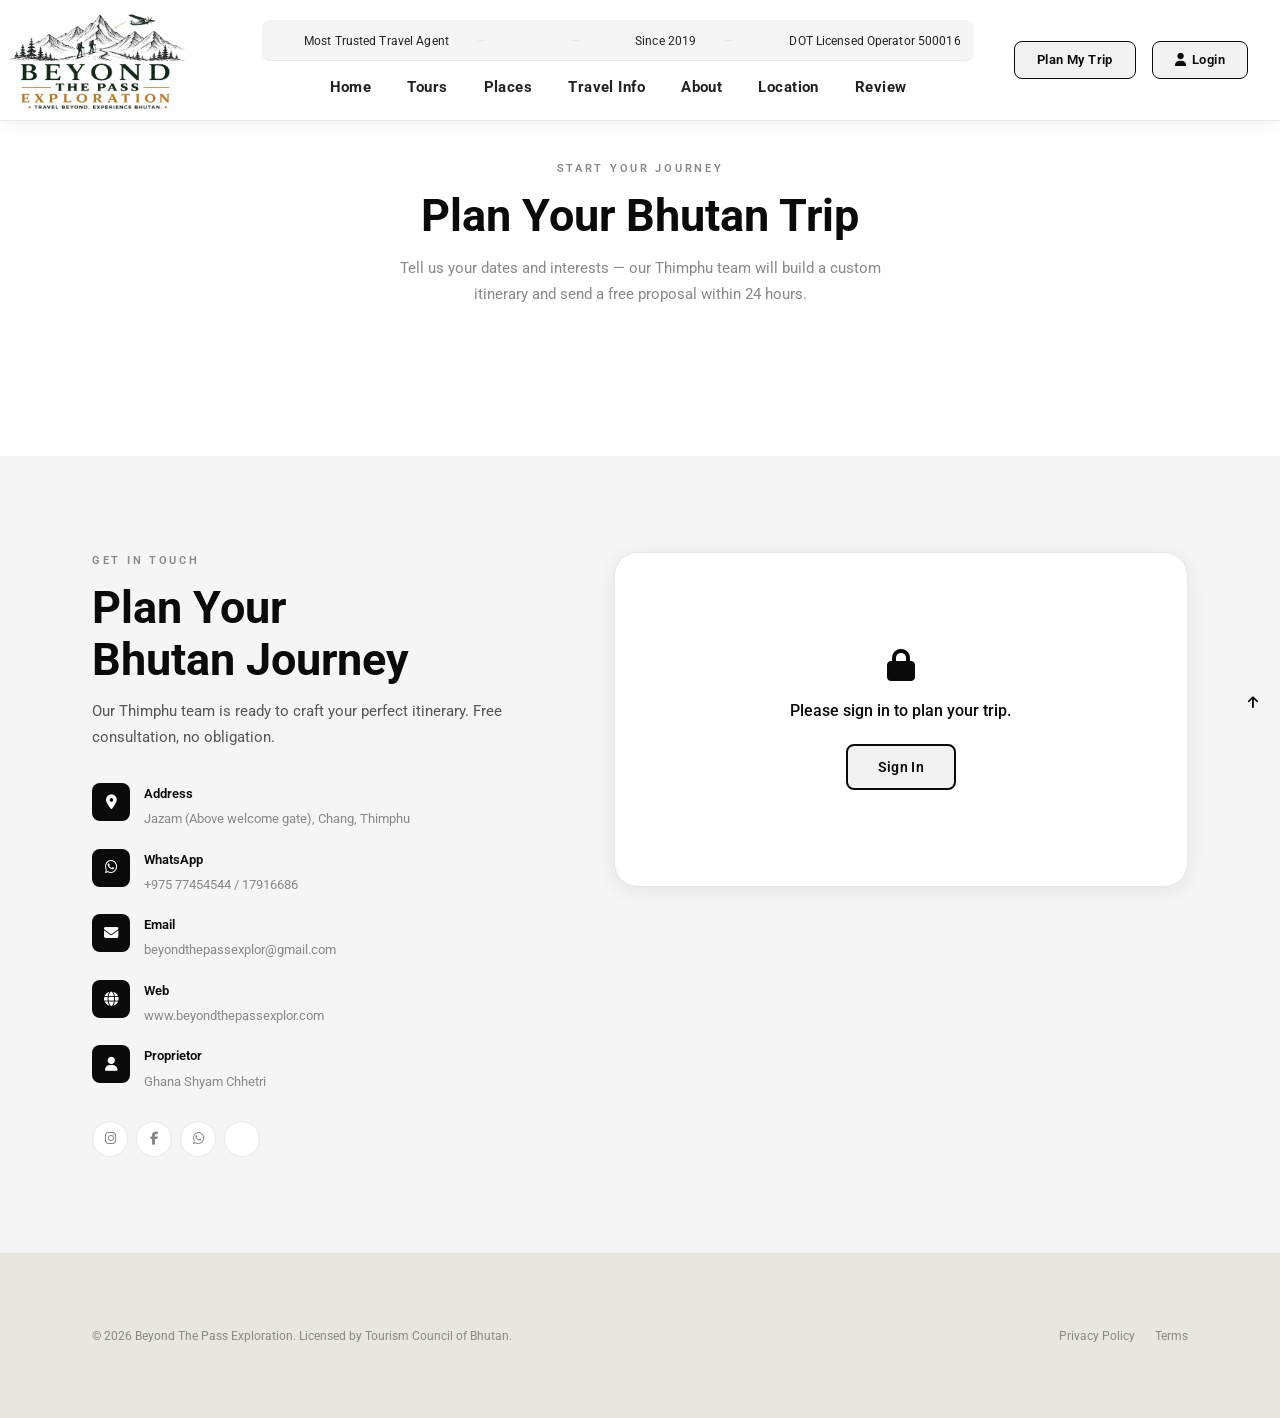
<file: plan-trip.html>
<!DOCTYPE html>
<html lang="en">
<head>
  <meta charset="UTF-8" />
  <meta name="viewport" content="width=device-width, initial-scale=1.0"/>
  <title>Plan My Trip — Ridge & Valley Bhutan Travel</title>
  <link rel="preconnect" href="https://fonts.googleapis.com">
  <link href="https://fonts.googleapis.com/css2?family=Roboto:ital,wght@0,300;0,400;0,500;0,700;0,900;1,400&display=swap" rel="stylesheet"/>
  <link rel="stylesheet" href="https://cdnjs.cloudflare.com/ajax/libs/font-awesome/6.5.0/css/all.min.css"/>
  <link rel="stylesheet" href="style.css" />
  <script src="https://accounts.google.com/gsi/client" async defer></script>
</head>
<body>

 <!-- HEADER -->
<header id="header">
  <div class="hdr-inner">
    <a href="index.html#home" class="logo">
      <img src="img/finallogo2.jpeg" alt="Beyond The Pass Exploration" class="logo-img"/>
      <div class="logo-text">
        <span class="logo-name"></span>
        <span class="logo-tag"></span>
      </div>
    </a>

    <div class="hdr-middle">
      <div class="ticker-bar" id="tickerBar">
        <div class="ticker-track">
          <div class="ticker-content" id="tickerContent">
            <span>Most Trusted Travel Agent</span>
              <span></span>
              <!-- <span>Jomolhari Trek departures filling fast for this season</span> -->
               <span>Since 2019</span> 
              <span>DOT Licensed Operator 50001643</span>
          </div>
        </div>
      </div>

      <nav class="nav">
        <a href="index.html#home" class="nav-a">Home</a>
        <a href="tour.html" class="nav-a active">Tours</a>
        <a href="place.html" class="nav-a">Places</a>
        <a href="travel-info.html" class="nav-a">Travel Info</a>
        <a href="about.html" class="nav-a">About</a>
        <a href="map.htm" class="nav-a">Location</a>
        <a href="review.html" class="nav-a">Review</a>
        <a href="admin-dashboard.html" class="nav-a" id="adminNavLinkDesktop" style="display:none">Admin</a>
      </nav>
    </div>

    <div class="hdr-right">
      <a href="plan-trip.html" class="hdr-btn">Plan My Trip</a>
      <div class="login-popup-wrapper">
        <button class="hdr-login-btn" id="loginTrigger">
          <i class="fa-solid fa-user"></i> <span id="loginBtnLabel">Login</span>
        </button>
        <div class="login-popup" id="loginPopup">
          <div class="popup-arrow"></div>

          <!-- LOGGED IN STATE -->
          <div class="lp-panel" id="panel-loggedin" style="display:none">
            <div class="lp-user-avatar" id="lpAvatar">U</div>
            <p class="lp-user-name" id="lpName">User</p>
            <p class="lp-user-email" id="lpEmail">user@email.com</p>
            <button class="lp-submit lp-logout-btn" id="lpLogout">Sign Out</button>
          </div>

          <!-- AUTH STATE -->
          <div id="panel-auth">
            <div class="lp-tabs">
              <button class="lp-tab active" data-tab="signin">Sign In</button>
              <button class="lp-tab" data-tab="signup">Sign Up</button>
            </div>

            <!-- SIGN IN -->
            <div class="lp-panel" id="panel-signin">
              <button class="fb-login-btn" id="fbSignin"><i class="fa-brands fa-facebook-f"></i> Continue with Facebook</button>
              <button class="google-login-btn" id="googleSignin"><i class="fa-brands fa-google"></i> Continue with Google</button>
              <div class="lp-or"><span>or</span></div>
              <div class="lp-field">
                <input type="email" id="si-email" placeholder="Email address" autocomplete="email"/>
                <span class="lp-err" id="si-email-err"></span>
              </div>
              <div class="lp-field">
                <div class="lp-pw-wrap">
                  <input type="password" id="si-password" placeholder="Password" autocomplete="current-password"/>
                  <button type="button" class="lp-eye" data-target="si-password"><i class="fa-solid fa-eye"></i></button>
                </div>
                <span class="lp-err" id="si-pw-err"></span>
              </div>
              <a href="#" class="lp-forgot" id="forgotLink">Forgot password?</a>
              <button class="lp-submit" id="siSubmit">Sign In</button>
              <p class="lp-switch">No account? <a href="#" data-switch="signup">Sign up</a></p>
            </div>

            <!-- SIGN UP -->
            <div class="lp-panel" id="panel-signup" style="display:none">
              <button class="fb-login-btn" id="fbSignup"><i class="fa-brands fa-facebook-f"></i> Continue with Facebook</button>
              <button class="google-login-btn" id="googleSignup"><i class="fa-brands fa-google"></i> Continue with Google</button>
              <div class="lp-or"><span>or</span></div>
              <div class="lp-field">
                <input type="text" id="su-name" placeholder="Full name" autocomplete="name"/>
                <span class="lp-err" id="su-name-err"></span>
              </div>
              <div class="lp-field">
                <input type="email" id="su-email" placeholder="Email address" autocomplete="email"/>
                <span class="lp-err" id="su-email-err"></span>
              </div>
              <div class="lp-field">
                <div class="lp-pw-wrap">
                  <input type="password" id="su-password" placeholder="Create password (min 6 chars)" autocomplete="new-password"/>
                  <button type="button" class="lp-eye" data-target="su-password"><i class="fa-solid fa-eye"></i></button>
                </div>
                <div class="lp-strength" id="su-strength"><div class="lp-strength-bar" id="su-strength-bar"></div></div>
                <span class="lp-err" id="su-pw-err"></span>
              </div>
              <button class="lp-submit" id="suSubmit">Create Account</button>
              <p class="lp-switch">Have an account? <a href="#" data-switch="signin">Sign in</a></p>
            </div>

            <!-- FORGOT PASSWORD -->
            <div class="lp-panel" id="panel-forgot" style="display:none">
              <p style="font-size:13px;color:#555;margin-bottom:12px;">Enter your email and we'll send a reset link.</p>
              <div class="lp-field">
                <input type="email" id="fp-email" placeholder="Email address"/>
                <span class="lp-err" id="fp-err"></span>
              </div>
              <button class="lp-submit" id="fpSubmit">Send Reset Link</button>
              <p class="lp-switch"><a href="#" id="backToSignin">← Back to Sign In</a></p>
            </div>
          </div>

          <p class="lp-status" id="lpStatus"></p>
        </div>
      </div>
      <button class="burger" id="burger" aria-label="Menu">
        <span></span><span></span><span></span>
      </button>
    </div>
  </div>
</header>

<!-- MOBILE NAV -->
<div class="mob-overlay" id="mobOverlay">
  <div class="mob-nav" id="mobNav">
    <button class="mob-close" id="mobClose"><i class="fa-solid fa-xmark"></i></button>
    <div class="mob-logo">Ridge & Valley</div>
    <nav class="mob-links">
      <a href="index.html#home">Home</a>
      <a href="tour.html">Tours</a>
      <a href="place.html">Places</a>
      <a href="travel-info.html">Travel Info</a>
      <a href="about.html">About</a>
      <a href="map.htm">Location</a>
      <a href="review.html">Review</a>
      <a href="admin-dashboard.html" class="nav-a" id="adminNavLink" style="display:none">Admin</a>
    </nav>
    <a href="plan-trip.html" class="mob-cta">Plan My Trip →</a>
  </div>
</div>

  <!-- PAGE HERO -->
  <section class="section" style="padding-top:160px;">
    <div class="wrap">
      <div class="sec-head">
        <p class="sec-label">Start Your Journey</p>
        <h2 class="sec-title">Plan Your <em>Bhutan</em> Trip</h2>
        <p class="sec-desc">Tell us your dates and interests — our Thimphu team will build a custom itinerary and send a free proposal within 24 hours.</p>
      </div>
    </div>
  </section>

  <!-- PLAN MY TRIP FORM (moved from index.html #contact) -->
  <section class="contact-sec section" id="contact">
    <div class="wrap">
      <div class="contact-grid">
        <div class="cg-left">
          <p class="sec-label">Get in Touch</p>
          <h2 class="sec-title">Plan Your<br/><em>Bhutan</em> Journey</h2>
          <p class="cg-p">Our Thimphu team is ready to craft your perfect itinerary. Free consultation, no obligation.</p>
          <div class="cg-info">
            <div class="cgi-row"><i class="fa-solid fa-location-dot"></i><div><strong>Address</strong><p>Jazam (Above welcome gate), Chang, Thimphu</p></div></div>
            <div class="cgi-row"><i class="fa-brands fa-whatsapp"></i><div><strong>WhatsApp</strong><p>+975 77454544 / 17916686</p></div></div>
            <div class="cgi-row"><i class="fa-solid fa-envelope"></i><div><strong>Email</strong><p>beyondthepassexplor@gmail.com</p></div></div>
            <div class="cgi-row"><i class="fa-solid fa-globe"></i><div><strong>Web</strong><p>www.beyondthepassexplor.com</p></div></div>
            <div class="cgi-row"><i class="fa-solid fa-user"></i><div><strong>Proprietor</strong><p>Ghana Shyam Chhetri</p></div></div>
          </div>
          <div class="cg-socials">
            <a href="#" aria-label="Instagram"><i class="fa-brands fa-instagram"></i></a>
            <a href="#" aria-label="Facebook"><i class="fa-brands fa-facebook-f"></i></a>
            <a href="#" aria-label="WhatsApp"><i class="fa-brands fa-whatsapp"></i></a>
            <a href="#" aria-label="TripAdvisor"><i class="fa-brands fa-tripadvisor"></i></a>
          </div>
        </div>
        <div class="cg-right">
          <div class="login-required-msg" id="loginRequiredMsg" style="display:none;text-align:center;padding:60px 20px;">
            <i class="fa-solid fa-lock" style="font-size:2rem;margin-bottom:16px;color:var(--black);"></i>
            <p style="margin-bottom:20px;font-weight:500;">Please sign in to plan your trip.</p>
            <button type="button" class="btn-primary" id="loginRequiredBtn">Sign In</button>
          </div>
          <form class="contact-form" id="contactForm" novalidate>
            <h3>Send a Message</h3>
            <div class="cf-row">
              <div class="cf-g"><label>First Name *</label><input type="text" name="first_name" placeholder="Tshering" required/></div>
              <div class="cf-g"><label>Last Name *</label><input type="text" name="last_name" placeholder="Dorji" required/></div>
            </div>
            <div class="cf-g"><label>Email *</label><input type="email" name="email" placeholder="you@email.com" required/></div>
            <div class="cf-g"><label>Phone / WhatsApp</label><input type="tel" name="phone" placeholder="+1 000 000 0000"/></div>
            <div class="cf-row">
              <div class="cf-g"><label>Arrival Date</label><input type="date" name="arrival_date"/></div>
              <div class="cf-g"><label>Duration</label>
                <select name="duration"><option>Select</option><option>1–3 Days</option><option>4–7 Days</option><option>8–14 Days</option><option>15+ Days</option></select>
              </div>
            </div>
            <div class="cf-g"><label>Interested In</label>
              <select name="interested_in" id="interestedIn"><option>Select</option></select>
            </div>
            <div class="cf-g" id="customTripWrap" style="display:none;">
              <label>Tell Us About Your Trip</label>
              <input type="text" name="custom_trip" id="customTripInput" placeholder="Describe the trip you have in mind..."/>
            </div>
            <div class="cf-g"><label>Message</label><textarea rows="4" name="message" placeholder="Tell us about your dream Bhutan trip..."></textarea></div>
            <button type="submit" class="btn-primary full">Send Message <i class="fa-solid fa-paper-plane"></i></button>
            <p class="cf-msg" id="cfMsg"></p>
          </form>
        </div>
      </div>
    </div>
  </section>

<!-- FOOTER (identical to site footer) -->
  <footer class="footer">
    <div class="wrap">
      <div class="footer-bottom">
        <p>© 2026 Beyond The Pass Exploration. Licensed by Tourism Council of Bhutan.</p>
        <div class="fb-links">
          <a href="#">Privacy Policy</a>
          <a href="#">Terms</a>
        </div>
      </div>
    </div>
  </footer>

  <button class="btt" id="btt" aria-label="Back to top"><i class="fa-solid fa-arrow-up"></i></button>

  <!-- MODAL (kept in DOM since script.js queries it unconditionally) -->
  <div class="modal-overlay" id="modalOverlay">
    <div class="modal-box" id="modalBox">
      <button class="modal-close" id="modalClose"><i class="fa-solid fa-xmark"></i></button>
      <div id="modalBody"></div>
    </div>
  </div>

  <script src="script.js"></script>
  <script>
    function rnvUpdatePlanTripAccess() {
      const loggedIn = !!(window.AuthHelpers && AuthHelpers.isLoggedIn());
      document.getElementById('contactForm').style.display = loggedIn ? '' : 'none';
      document.getElementById('loginRequiredMsg').style.display = loggedIn ? 'none' : 'block';
    }

    document.addEventListener('DOMContentLoaded', () => {
      rnvUpdatePlanTripAccess();

      document.getElementById('loginRequiredBtn').addEventListener('click', (e) => {
        e.preventDefault();
        e.stopPropagation();
        document.getElementById('loginTrigger').click();
      });

      // Re-check instantly whenever login/signup/logout happens anywhere on the page
      window.addEventListener('rnv-session-changed', rnvUpdatePlanTripAccess);
    });
  </script>
</body>
</html>
</file>
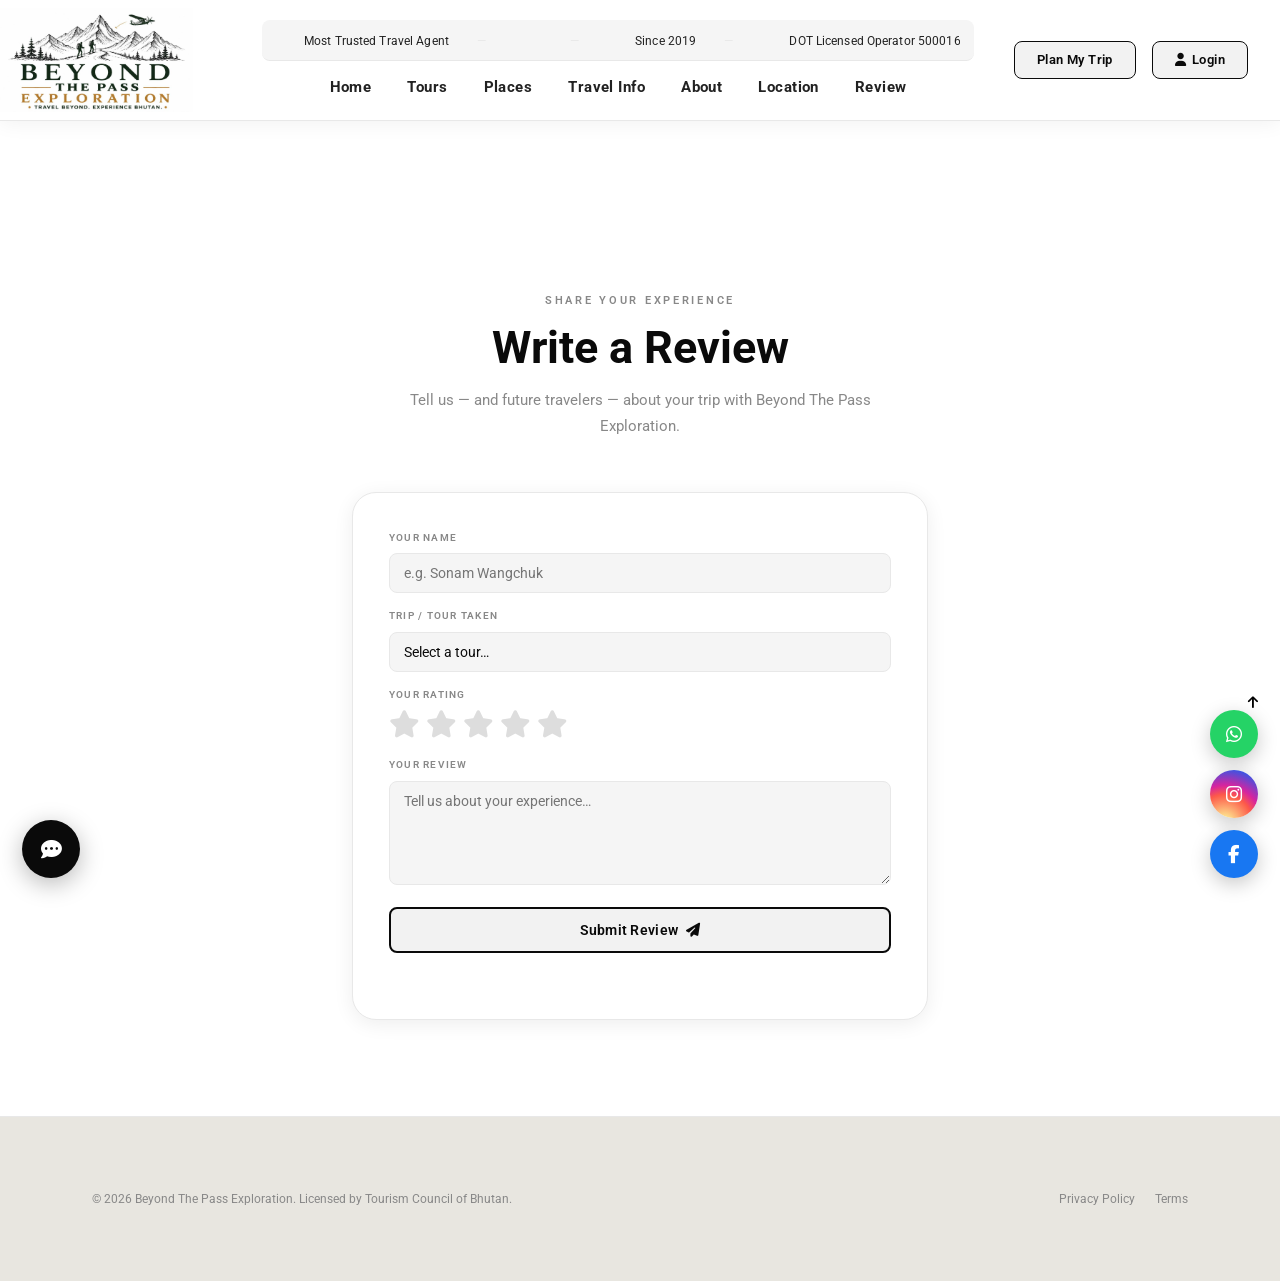
<file: review.html>
<!DOCTYPE html>
<html lang="en">
<head>
  <meta charset="UTF-8" />
  <meta name="viewport" content="width=device-width, initial-scale=1.0"/>
  <title>Write a Review — Beyond The Pass Exploration</title>
  <link rel="preconnect" href="https://fonts.googleapis.com">
  <link href="https://fonts.googleapis.com/css2?family=Roboto:ital,wght@0,300;0,400;0,500;0,700;0,900;1,400&display=swap" rel="stylesheet"/>
  <link rel="stylesheet" href="https://cdnjs.cloudflare.com/ajax/libs/font-awesome/6.5.0/css/all.min.css"/>
  <link rel="stylesheet" href="style.css" />
  <script src="https://accounts.google.com/gsi/client" async defer></script>
</head>
<body>

<!-- HEADER -->
<header id="header">
  <div class="hdr-inner">
    <a href="index.html#home" class="logo">
      <img src="img/finallogo2.jpeg" alt="Beyond The Pass Exploration" class="logo-img"/>
      <div class="logo-text">
        <span class="logo-name"></span>
        <span class="logo-tag"></span>
      </div>
    </a>

    <div class="hdr-middle">
      <div class="ticker-bar" id="tickerBar">
        <div class="ticker-track">
          <div class="ticker-content" id="tickerContent">
            <span>Most Trusted Travel Agent</span>
              <span></span>
              <!-- <span>Jomolhari Trek departures filling fast for this season</span> -->
               <span>Since 2019</span> 
              <span>DOT Licensed Operator 50001643</span>
          </div>
        </div>
      </div>

      <nav class="nav">
        <a href="index.html#home" class="nav-a">Home</a>
        <a href="tour.html" class="nav-a">Tours</a>
        <a href="place.html" class="nav-a">Places</a>
        <a href="travel-info.html" class="nav-a">Travel Info</a>
        <a href="about.html" class="nav-a">About</a>
        <a href="map.htm" class="nav-a">Location</a>
        <a href="review.html" class="nav-a active">Review</a>
        <a href="admin-dashboard.html" class="nav-a" id="adminNavLinkDesktop" style="display:none">Admin</a>
      </nav>
    </div>

    <div class="hdr-right">
      <a href="plan-trip.html" class="hdr-btn">Plan My Trip</a>
      <div class="login-popup-wrapper">
        <button class="hdr-login-btn" id="loginTrigger">
          <i class="fa-solid fa-user"></i> <span id="loginBtnLabel">Login</span>
        </button>
        <div class="login-popup" id="loginPopup">
          <div class="popup-arrow"></div>

          <div class="lp-panel" id="panel-loggedin" style="display:none">
            <div class="lp-user-avatar" id="lpAvatar">U</div>
            <p class="lp-user-name" id="lpName">User</p>
            <p class="lp-user-email" id="lpEmail">user@email.com</p>
            <button class="lp-submit lp-logout-btn" id="lpLogout">Sign Out</button>
          </div>

          <div id="panel-auth">
            <div class="lp-tabs">
              <button class="lp-tab active" data-tab="signin">Sign In</button>
              <button class="lp-tab" data-tab="signup">Sign Up</button>
            </div>

            <div class="lp-panel" id="panel-signin">
              <button class="fb-login-btn" id="fbSignin"><i class="fa-brands fa-facebook-f"></i> Continue with Facebook</button>
              <button class="google-login-btn" id="googleSignin"><i class="fa-brands fa-google"></i> Continue with Google</button>
              <div class="lp-or"><span>or</span></div>
              <div class="lp-field">
                <input type="email" id="si-email" placeholder="Email address" autocomplete="email"/>
                <span class="lp-err" id="si-email-err"></span>
              </div>
              <div class="lp-field">
                <div class="lp-pw-wrap">
                  <input type="password" id="si-password" placeholder="Password" autocomplete="current-password"/>
                  <button type="button" class="lp-eye" data-target="si-password"><i class="fa-solid fa-eye"></i></button>
                </div>
                <span class="lp-err" id="si-pw-err"></span>
              </div>
              <a href="#" class="lp-forgot" id="forgotLink">Forgot password?</a>
              <button class="lp-submit" id="siSubmit">Sign In</button>
              <p class="lp-switch">No account? <a href="#" data-switch="signup">Sign up</a></p>
            </div>

            <div class="lp-panel" id="panel-signup" style="display:none">
              <button class="fb-login-btn" id="fbSignup"><i class="fa-brands fa-facebook-f"></i> Continue with Facebook</button>
              <button class="google-login-btn" id="googleSignup"><i class="fa-brands fa-google"></i> Continue with Google</button>
              <div class="lp-or"><span>or</span></div>
              <div class="lp-field">
                <input type="text" id="su-name" placeholder="Full name" autocomplete="name"/>
                <span class="lp-err" id="su-name-err"></span>
              </div>
              <div class="lp-field">
                <input type="email" id="su-email" placeholder="Email address" autocomplete="email"/>
                <span class="lp-err" id="su-email-err"></span>
              </div>
              <div class="lp-field">
                <div class="lp-pw-wrap">
                  <input type="password" id="su-password" placeholder="Create password (min 6 chars)" autocomplete="new-password"/>
                  <button type="button" class="lp-eye" data-target="su-password"><i class="fa-solid fa-eye"></i></button>
                </div>
                <div class="lp-strength" id="su-strength"><div class="lp-strength-bar" id="su-strength-bar"></div></div>
                <span class="lp-err" id="su-pw-err"></span>
              </div>
              <button class="lp-submit" id="suSubmit">Create Account</button>
              <p class="lp-switch">Have an account? <a href="#" data-switch="signin">Sign in</a></p>
            </div>

            <div class="lp-panel" id="panel-forgot" style="display:none">
              <p style="font-size:13px;color:#555;margin-bottom:12px;">Enter your email and we'll send a reset link.</p>
              <div class="lp-field">
                <input type="email" id="fp-email" placeholder="Email address"/>
                <span class="lp-err" id="fp-err"></span>
              </div>
              <button class="lp-submit" id="fpSubmit">Send Reset Link</button>
              <p class="lp-switch"><a href="#" id="backToSignin">← Back to Sign In</a></p>
            </div>
          </div>

          <p class="lp-status" id="lpStatus"></p>
        </div>
      </div>
      <button class="burger" id="burger" aria-label="Menu">
        <span></span><span></span><span></span>
      </button>
    </div>
  </div>
</header>

<!-- MOBILE NAV -->
<div class="mob-overlay" id="mobOverlay">
  <div class="mob-nav" id="mobNav">
    <button class="mob-close" id="mobClose"><i class="fa-solid fa-xmark"></i></button>
    <div class="mob-logo">Beyond The Pass</div>
    <nav class="mob-links">
      <a href="index.html#home">Home</a>
      <a href="tour.html">Tours</a>
      <a href="place.html">Places</a>
      <a href="travel-info.html">Travel Info</a>
      <a href="map.htm">Location</a>
      <a href="review.html">Review</a>
      <a href="admin-dashboard.html" class="nav-a" id="adminNavLink" style="display:none">Admin</a>
    </nav>
    <a href="plan-trip.html" class="mob-cta">Plan My Trip →</a>
  </div>
</div>

<!-- REVIEW FORM -->
<section class="section" style="margin-top:calc(var(--header-h) + 48px);">
  <div class="wrap" style="max-width:640px;">
    <div class="sec-head">
      <p class="sec-label">Share Your Experience</p>
      <h2 class="sec-title">Write a <em>Review</em></h2>
      <p class="sec-desc">Tell us — and future travelers — about your trip with Beyond The Pass Exploration.</p>
    </div>

    <div class="cg-right">
      <form class="contact-form" id="reviewForm">
        <div class="cf-g">
          <label>Your Name</label>
          <input type="text" id="reviewName" placeholder="e.g. Sonam Wangchuk" required/>
        </div>

        <div class="cf-g">
  <label>Trip / Tour Taken</label>
  <select id="reviewTrip" required>
    <option value="" disabled selected>Select your tour</option>
    <optgroup label="From India">
      <option data-duration="7D / 6N">Bhutan Group Tour — Durga Puja Special</option>
      <option data-duration="6D / 5N">Bhutan Tour Package from Kolkata</option>
      <option data-duration="6D / 5N">Bhutan Tour Package from Mumbai</option>
      <option data-duration="6D / 5N">Bhutan Tour Package from Bangalore</option>
      <option data-duration="8D / 7N">Bhutan Special 8-Day Group Package</option>
      <option data-duration="6D / 5N">Bhutan Tour Package from Chennai</option>
      <option data-duration="6D / 5N">Bhutan Tour Package from Delhi</option>
    </optgroup>
    <optgroup label="From Bangladesh">
      <option data-duration="6D / 5N">Bhutan Adventure Tour Package</option>
      <option data-duration="5D / 4N">Short Trip to Bhutan</option>
      <option data-duration="8D / 7N">Explore Bhutan in 8 Days</option>
      <option data-duration="6D / 5N">Experience Bhutan in 6 Days</option>
      <option data-duration="7D / 6N">Explore Bhutan in 7 Days</option>
    </optgroup>
    <option data-duration="">Other / Custom Trip</option>
  </select>
  <span id="reviewTripDuration" style="display:none; margin-top:6px; font-size:0.78rem; font-weight:600; color:#c9a227;"></span>
</div>

<div class="cf-g" id="customTripReviewWrap" style="display:none;">
  <label>Tell Us Your Trip</label>
  <input type="text" id="customTripReviewInput" placeholder="e.g. Custom Bhutan trip with family"/>
</div>

        <div class="cf-g">
          <label>Your Rating</label>
          <div id="starPicker" style="margin-top:4px;"></div>
          <input type="hidden" id="starValue" value="0"/>
        </div>

        <div class="cf-g">
          <label>Your Review</label>
          <textarea id="reviewText" rows="5" placeholder="Tell us about your experience…" required></textarea>
        </div>

        <button type="submit" class="btn-primary full">Submit Review <i class="fa-solid fa-paper-plane"></i></button>
        <p class="cf-msg" id="reviewMsg" style="min-height:20px;"></p>
      </form>

      <div id="googlePrompt" style="display:none; text-align:center; margin-top:20px; padding:24px; background:var(--off-white); border:1px solid var(--border); border-radius:var(--r-lg);">
        <p style="font-family:var(--ff-display); font-size:1.1rem; margin-bottom:6px;">Loved your trip? 🙏</p>
        <p style="font-size:0.85rem; color:var(--mid); margin-bottom:16px;">Please also share a quick review on Google — it means a lot to us!</p>
        <a href="https://share.google/zRZ1iC67dpdoSU3hH" target="_blank" rel="noopener" class="btn-primary dark" style="justify-content:center;">
          <i class="fa-brands fa-google"></i> Review us on Google
        </a>
        <p style="margin-top:14px;"><a href="index.html#reviews" style="font-size:0.78rem; color:var(--muted); text-decoration:underline;">Skip, take me back home →</a></p>
      </div>
    </div>
  </div>
</section>

<!-- FOOTER (identical to site footer) -->
  <footer class="footer">
    <div class="wrap">
      <div class="footer-bottom">
        <p>© 2026 Beyond The Pass Exploration. Licensed by Tourism Council of Bhutan.</p>
        <div class="fb-links">
          <a href="#">Privacy Policy</a>
          <a href="#">Terms</a>
        </div>
      </div>
    </div>
  </footer>

<button class="btt" id="btt" aria-label="Back to top"><i class="fa-solid fa-arrow-up"></i></button>

<!-- MODAL (required so script.js doesn't error — unused on this page) -->
<div class="modal-overlay" id="modalOverlay">
  <div class="modal-box" id="modalBox">
    <button class="modal-close" id="modalClose"><i class="fa-solid fa-xmark"></i></button>
    <div id="modalBody"></div>
  </div>
</div>

<div class="float-social">
  <a href="https://wa.me/97577456789" target="_blank" rel="noopener" class="float-social-btn fs-whatsapp" aria-label="WhatsApp">
    <i class="fa-brands fa-whatsapp"></i>
  </a>
  <a href="https://instagram.com/YOUR_HANDLE" target="_blank" rel="noopener" class="float-social-btn fs-instagram" aria-label="Instagram">
    <i class="fa-brands fa-instagram"></i>
  </a>
  <a href="https://facebook.com/YOUR_PAGE" target="_blank" rel="noopener" class="float-social-btn fs-facebook" aria-label="Facebook">
    <i class="fa-brands fa-facebook-f"></i>
  </a>
</div>

<!-- AI CHATBOT -->
<div class="chat-widget">
  <button class="chat-toggle" id="chatToggle" aria-label="Chat with us">
    <i class="fa-solid fa-comment-dots" id="chatIconOpen"></i>
    <i class="fa-solid fa-xmark" id="chatIconClose" style="display:none"></i>
  </button>

  <div class="chat-window" id="chatWindow">
    <div class="chat-header">
      <div class="chat-header-avatar"><i class="fa-solid fa-mountain-sun"></i></div>
      <div>
        <strong>Beyond The Pass Exploration</strong>
        <span>Usually replies instantly</span>
      </div>
    </div>
    <div class="chat-body" id="chatBody"></div>
    <div class="chat-quick" id="chatQuick"></div>
    <form class="chat-input-row" id="chatForm">
      <input type="text" id="chatInput" placeholder="Ask about tours, pricing, visa…" autocomplete="off"/>
      <button type="submit" aria-label="Send"><i class="fa-solid fa-paper-plane"></i></button>
    </form>
  </div>
</div>

<script src="script.js"></script>
</body>
</html>
</file>
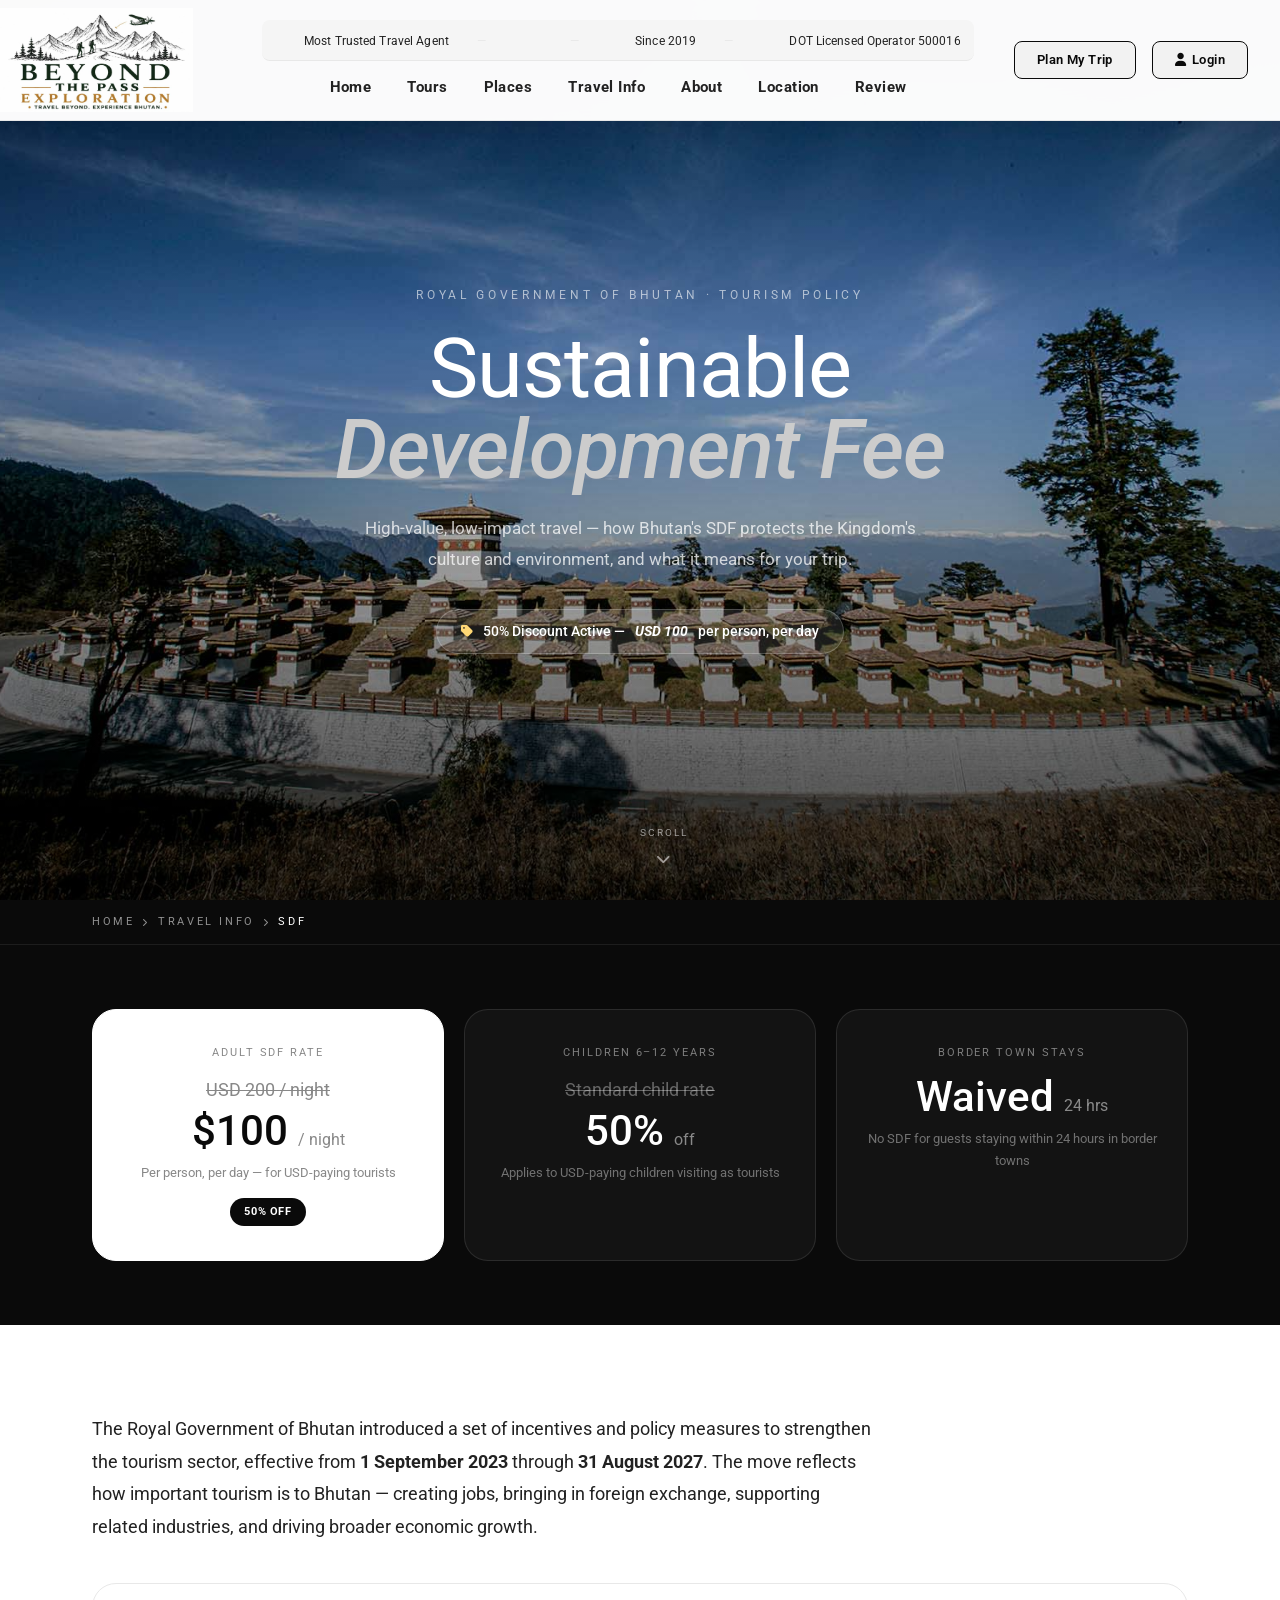
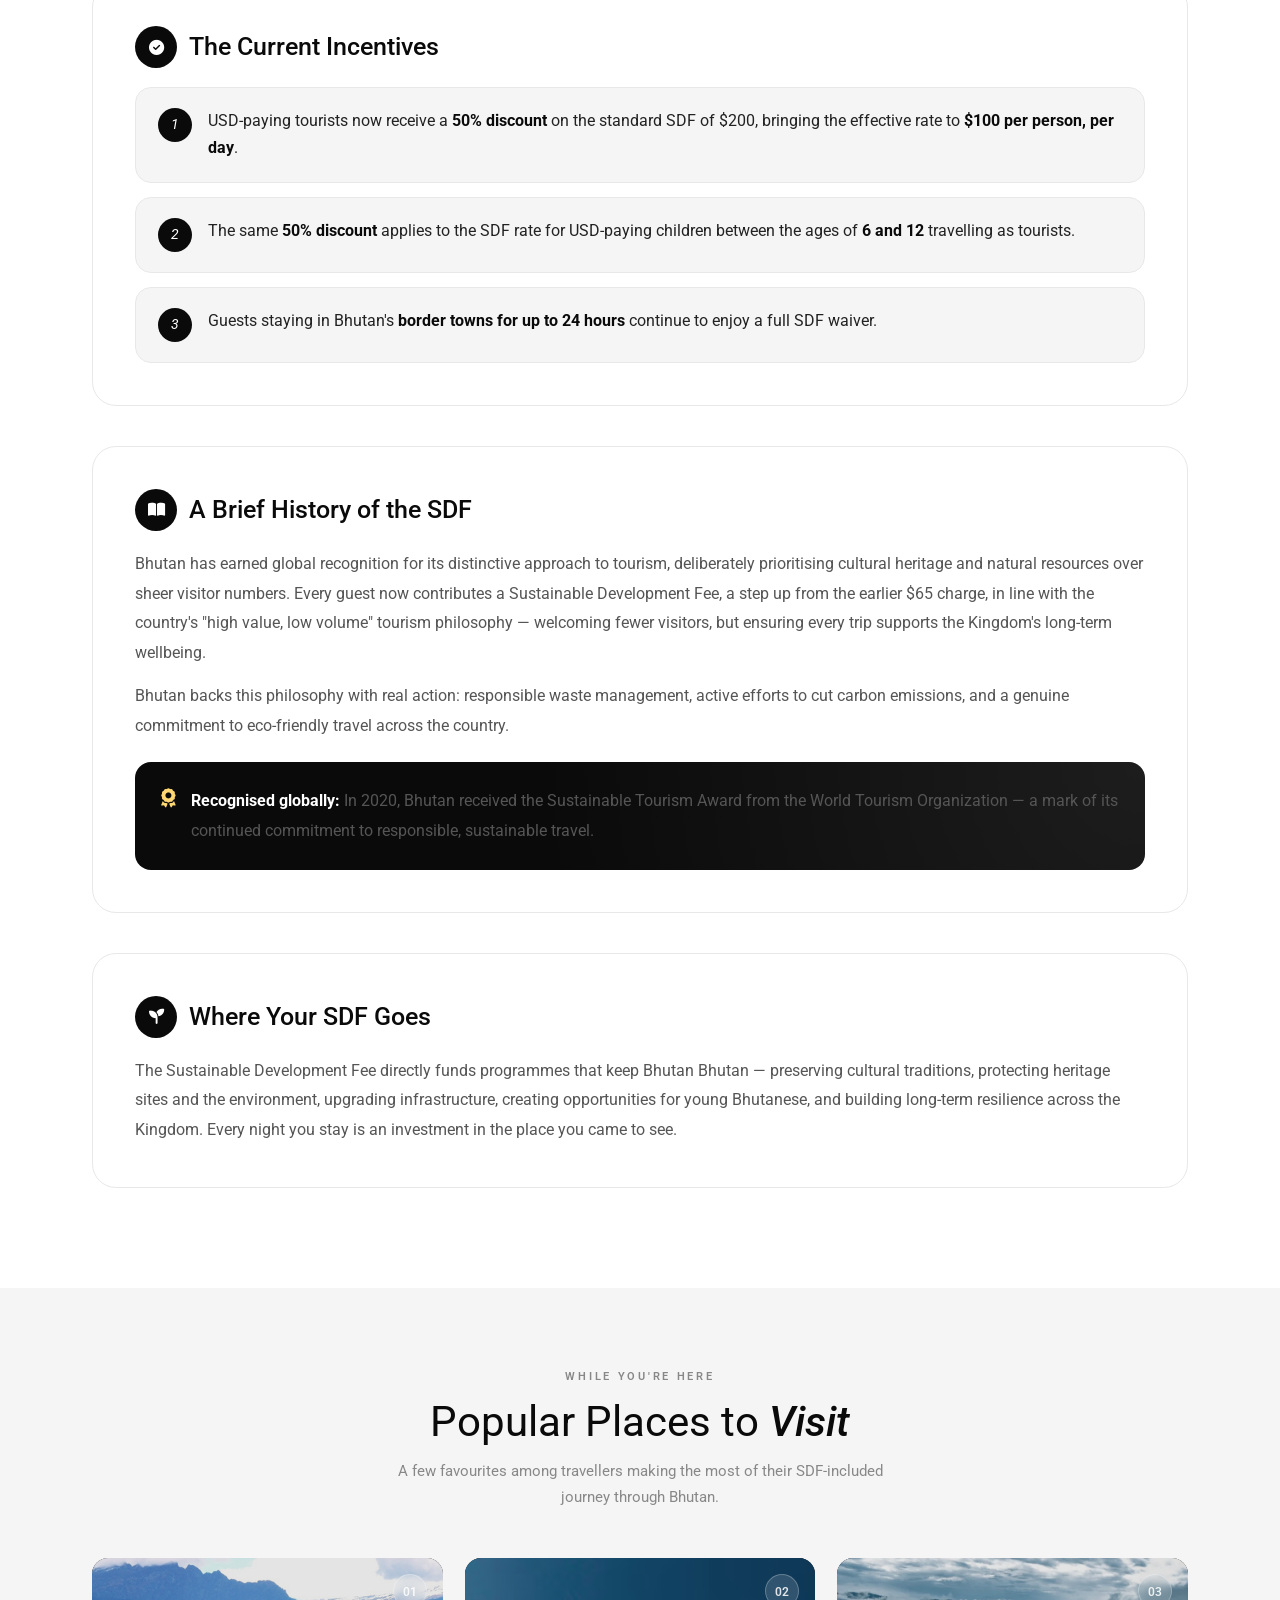
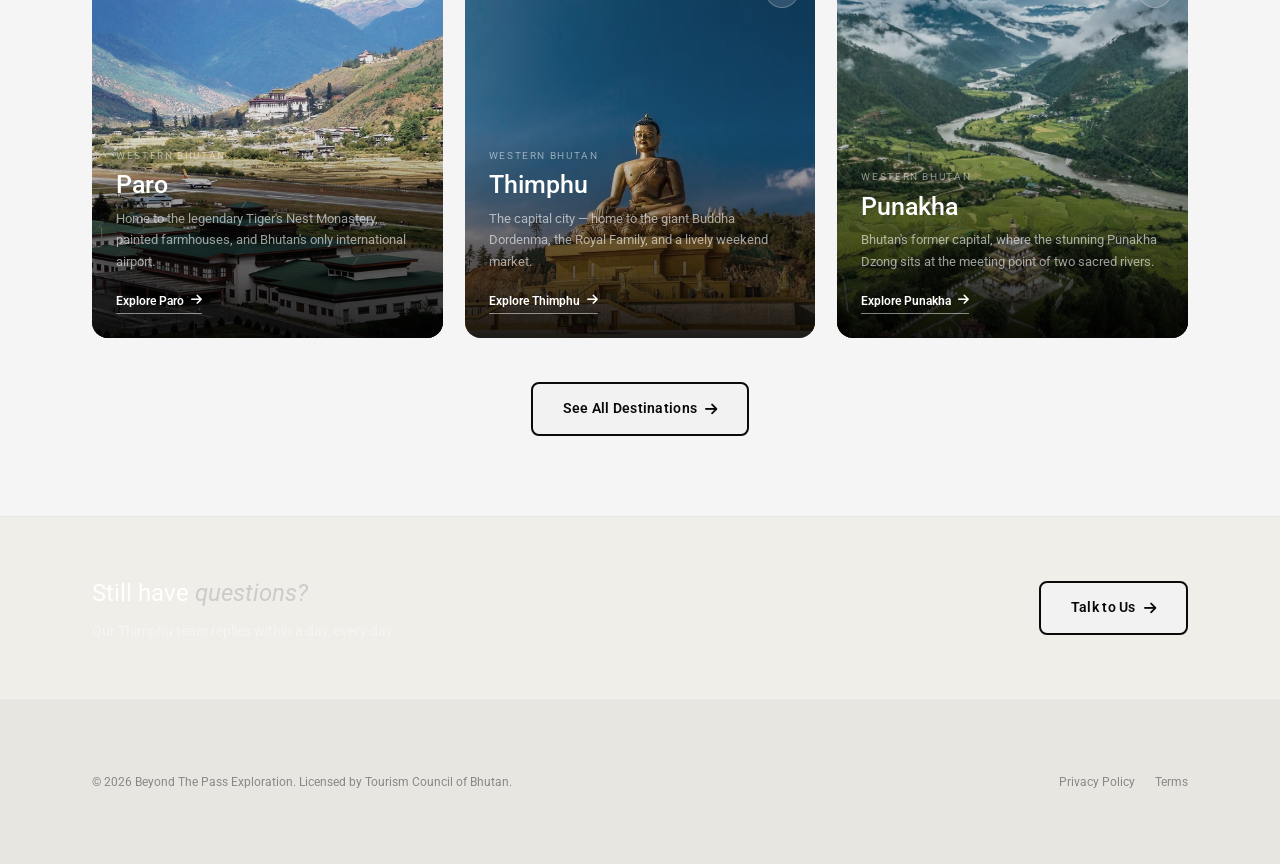
<file: sdf.html>
<!DOCTYPE html>
<html lang="en">
<head>
  <meta charset="UTF-8" />
  <meta name="viewport" content="width=device-width, initial-scale=1.0"/>
  <title>Sustainable Development Fee (SDF) — Ridge & Valley Bhutan Travel</title>
  <link rel="preconnect" href="https://fonts.googleapis.com">
  <link href="https://fonts.googleapis.com/css2?family=Playfair+Display:ital,wght@0,400;0,500;0,700;1,400;1,500&family=Roboto:ital,wght@0,300;0,400;0,500;0,700;0,900;1,400&display=swap" rel="stylesheet"/>
  <link rel="stylesheet" href="https://cdnjs.cloudflare.com/ajax/libs/font-awesome/6.5.0/css/all.min.css"/>
  <link rel="stylesheet" href="style.css" />
  <script src="https://accounts.google.com/gsi/client" async defer></script>
  <style>
    /* ═══════════════════════════════════════════════════
       SDF PAGE — page-specific styles
       (extends style.css, same big-hero + card language as payment.html)
    ════════════════════════════════════════════════════ */
/* ---- BIG HERO ---- */
    .sdf-hero {
      position: relative;
      min-height: 100vh;
      display: flex; flex-direction: column;
      align-items: center; justify-content: center;
      overflow: hidden;
    }
    .sdf-hero-bg {
      position: absolute; inset: 0;
      width: 100%; height: 100%;
      object-fit: cover; object-position: center;
      background: var(--black-3);
      animation: kenBurns 9s ease-in-out forwards;
    }
    .sdf-hero-overlay {
      position: absolute; inset: 0;
      background: linear-gradient(
        to bottom,
        rgba(0,0,0,0.4) 0%,
        rgba(0,0,0,0.14) 38%,
        rgba(0,0,0,0.74) 100%
      );
    }
    .sdf-hero-body {
      position: relative; z-index: 2;
      text-align: center;
      padding: 80px 24px 40px;
      animation: fadeUp 1s ease 0.3s both;
    }
    .sdf-hero-eyebrow {
      font-size: 0.72rem; letter-spacing: 0.32em; text-transform: uppercase;
      color: rgba(255,255,255,0.6); margin-bottom: 22px; display: block;
    }
    .sdf-hero h1 {
      font-family: var(--ff-display);
      font-size: clamp(2.6rem, 7vw, 5.2rem);
      font-weight: 400; color: var(--white);
      line-height: 0.98; margin-bottom: 22px;
      letter-spacing: -0.01em;
    }
    .sdf-hero h1 em { font-style: italic; font-weight: 500; color: var(--light); }
    .sdf-hero p {
      color: rgba(255,255,255,0.75); font-size: 1.08rem;
      max-width: 580px; margin: 0 auto 8px; line-height: 1.8;
    }
    .sdf-hero-badge {
      display: inline-flex; align-items: center; gap: 10px;
      background: rgba(255,255,255,0.1); backdrop-filter: blur(16px);
      border: 1px solid rgba(255,255,255,0.2); border-radius: 999px;
      padding: 10px 24px; margin-top: 26px;
      font-size: 0.85rem; color: var(--white); font-weight: 500;
      animation: fadeUp 1s ease 0.6s both;
    }
    .sdf-hero-badge strong { font-family: var(--ff-display); font-style: italic; }

    .sdf-hero-scroll {
      position: absolute; bottom: 34px; left: 50%; transform: translateX(-50%);
      z-index: 2; display: flex; flex-direction: column; align-items: center; gap: 10px;
      color: rgba(255,255,255,0.55); font-size: 0.65rem;
      letter-spacing: 0.2em; text-transform: uppercase; cursor: pointer;
      animation: fadeUp 1s ease 0.9s both;
    }
    .sdf-hero-scroll i { font-size: 0.9rem; animation: bounceDown 1.8s ease-in-out infinite; }
    @keyframes bounceDown {
      0%,100% { transform: translateY(0); opacity: 0.5; }
      50% { transform: translateY(8px); opacity: 1; }
    }

    /* ---- Breadcrumb ---- */
    .crumb-bar {
      position: sticky; top: 72px; z-index: 850;
      background: var(--black);
      border-bottom: 1px solid rgba(255,255,255,0.08);
    }
    .crumb-bar .wrap { padding: 13px 32px; }
    .info-crumb {
      font-size: 0.68rem; letter-spacing: 0.24em; text-transform: uppercase;
      color: rgba(255,255,255,0.55); display: flex; align-items: center; gap: 8px;
    }
    .info-crumb a { color: rgba(255,255,255,0.55); transition: color 0.25s; }
    .info-crumb a:hover { color: var(--white); }
    .info-crumb .current { color: var(--white); }

    /* ---- Price banner ---- */
    .sdf-price-sec { background: var(--black); padding: 64px 0; }
    .sdf-price-grid { display: grid; grid-template-columns: repeat(3, 1fr); gap: 20px; }
    .sdf-price-card {
      background: rgba(255,255,255,0.04);
      border: 1px solid rgba(255,255,255,0.1);
      border-radius: var(--r-xl);
      padding: 34px 28px;
      text-align: center;
      transition: var(--t);
    }
    .sdf-price-card:hover { background: rgba(255,255,255,0.08); border-color: rgba(255,255,255,0.3); transform: translateY(-6px); }
    .sdf-price-card.hl { background: var(--white); border-color: var(--white); }
    .sp-label { font-size: 0.66rem; letter-spacing: 0.18em; text-transform: uppercase; color: rgba(255,255,255,0.45); margin-bottom: 14px; }
    .sdf-price-card.hl .sp-label { color: var(--muted); }
    .sp-old { font-size: 1.1rem; color: rgba(255,255,255,0.35); text-decoration: line-through; margin-bottom: 4px; }
    .sdf-price-card.hl .sp-old { color: var(--muted); }
    .sp-new { font-family: var(--ff-display); font-size: 2.6rem; color: var(--white); font-weight: 500; line-height: 1; }
    .sdf-price-card.hl .sp-new { color: var(--black); }
    .sp-new small { font-size: 1rem; font-weight: 400; color: rgba(255,255,255,0.5); }
    .sdf-price-card.hl .sp-new small { color: var(--muted); }
    .sp-note { font-size: 0.8rem; color: rgba(255,255,255,0.4); margin-top: 10px; }
    .sdf-price-card.hl .sp-note { color: var(--muted); }
    .sp-tag {
      display: inline-block; margin-top: 14px; padding: 5px 14px; border-radius: 999px;
      background: var(--white); color: var(--black); font-size: 0.68rem; font-weight: 700; letter-spacing: 0.06em;
    }
    .sdf-price-card.hl .sp-tag { background: var(--black); color: var(--white); }

    /* ---- Content section ---- */
    .sdf-section { background: var(--white); padding: 88px 0 40px; }
    .sdf-intro { max-width: 780px; margin-bottom: 20px; }
    .sdf-intro p { color: var(--dark); font-size: 1.1rem; line-height: 1.85; }

    .sdf-block {
      position: relative;
      border: 1px solid var(--border);
      border-radius: var(--r-xl);
      padding: 42px;
      margin: 40px 0;
      overflow: hidden;
      transition: transform 0.45s cubic-bezier(0.16, 1, 0.3, 1), box-shadow 0.45s ease, border-color 0.45s ease;
    }
    .sdf-block::before {
      content: '';
      position: absolute; top: 0; left: 0;
      width: 5px; height: 100%;
      background: var(--black);
      transform: scaleY(0); transform-origin: top;
      transition: transform 0.5s cubic-bezier(0.16, 1, 0.3, 1);
    }
    .sdf-block:hover { transform: translateY(-6px); box-shadow: var(--shadow); border-color: transparent; }
    .sdf-block:hover::before { transform: scaleY(1); }

    .sdf-block h2 {
      font-family: var(--ff-display); font-size: 1.55rem; font-weight: 500; color: var(--black);
      margin-bottom: 18px; display: flex; align-items: center; gap: 12px;
    }
    .sdf-block h2 i {
      width: 42px; height: 42px; border-radius: 50%; background: var(--black); color: var(--white);
      display: flex; align-items: center; justify-content: center; font-size: 0.95rem; flex-shrink: 0;
    }
    .sdf-block p { color: var(--mid); font-size: 1rem; line-height: 1.85; margin-bottom: 14px; }
    .sdf-block p:last-child { margin-bottom: 0; }

    .sdf-list { display: flex; flex-direction: column; gap: 14px; margin-top: 8px; }
    .sdf-list-item {
      display: flex; align-items: flex-start; gap: 16px;
      background: var(--off-white); border: 1px solid var(--border);
      border-radius: var(--r-lg); padding: 20px 22px;
      transition: var(--t);
    }
    .sdf-list-item:hover { border-color: var(--dark); box-shadow: var(--shadow-sm); transform: translateX(4px); }
    .sdf-list-num {
      flex-shrink: 0; width: 34px; height: 34px; border-radius: 50%;
      background: var(--black); color: var(--white); font-family: var(--ff-display); font-style: italic;
      font-size: 0.88rem; display: flex; align-items: center; justify-content: center;
    }
    .sdf-list-item p { margin: 0; font-size: 0.97rem; color: var(--dark); line-height: 1.75; }
    .sdf-list-item strong { color: var(--black); }

    .sdf-award {
      display: flex; gap: 16px; align-items: flex-start;
      background: var(--black); color: rgba(255,255,255,0.82);
      border-radius: var(--r-lg); padding: 24px 26px; margin-top: 22px;
      font-size: 0.96rem; line-height: 1.8;
      position: relative; overflow: hidden;
    }
    .sdf-award::before { content:''; position:absolute; inset:0; background: radial-gradient(circle at top right, rgba(255,255,255,0.08), transparent 60%); }
    .sdf-award i { color: #ffd875; margin-top: 3px; flex-shrink: 0; font-size: 1.2rem; position: relative; }
    .sdf-award p { position: relative; margin: 0; }
    .sdf-award strong { color: var(--white); }

    /* ---- Popular places ---- */
    .sdf-places { background: var(--off-white); padding: 80px 0; margin-top: 20px; }
    .sp-head { text-align: center; margin-bottom: 48px; }
    .sp-head .sec-label { display:block; font-size:0.68rem; font-weight:600; letter-spacing:0.25em; text-transform:uppercase; color:var(--muted); margin-bottom:12px; }
    .sp-head .sec-title { font-family: var(--ff-display); font-size: clamp(1.9rem, 3.6vw, 2.6rem); font-weight: 400; color: var(--black); margin-bottom: 12px; }
    .sp-head .sec-title em { font-style: italic; font-weight: 500; }
    .sp-head p { color: var(--muted); font-size: 0.96rem; max-width: 520px; margin: 0 auto; }

    .sdf-place-grid { display: grid; grid-template-columns: repeat(3, 1fr); gap: 22px; }
    .sdf-place-card {
      position: relative; border-radius: var(--r-lg); overflow: hidden; cursor: pointer;
      height: 380px; transition: var(--t); background: var(--black-2);
    }
    .sdf-place-card:hover { transform: translateY(-8px); box-shadow: 0 20px 50px rgba(0,0,0,0.28); }
    .sdf-place-card img { width: 100%; height: 100%; object-fit: cover; transition: transform 0.7s ease; filter: grayscale(30%); }
    .sdf-place-card:hover img { transform: scale(1.09); filter: grayscale(0%); }
    .sdf-place-veil { position: absolute; inset: 0; background: linear-gradient(to top, rgba(0,0,0,0.88) 0%, rgba(0,0,0,0.1) 55%); }
    .sdf-place-num {
      position: absolute; top: 16px; right: 16px; width: 34px; height: 34px; border-radius: 50%;
      background: rgba(255,255,255,0.14); backdrop-filter: blur(6px); border: 1px solid rgba(255,255,255,0.25);
      color: rgba(255,255,255,0.85); font-size: 0.78rem; font-weight: 600;
      display: flex; align-items: center; justify-content: center;
    }
    .sdf-place-info { position: absolute; bottom: 0; left: 0; right: 0; padding: 24px; }
    .sdf-place-region { font-size: 0.64rem; color: rgba(255,255,255,0.5); letter-spacing: 0.16em; text-transform: uppercase; margin-bottom: 6px; }
    .sdf-place-name { font-family: var(--ff-display); font-size: 1.55rem; color: var(--white); font-weight: 500; line-height: 1.2; margin-bottom: 8px; }
    .sdf-place-desc { font-size: 0.83rem; color: rgba(255,255,255,0.6); line-height: 1.6; margin-bottom: 14px; }
    .sdf-place-link { display: inline-flex; align-items: center; gap: 7px; font-size: 0.78rem; font-weight: 600; color: var(--white); border-bottom: 1.5px solid rgba(255,255,255,0.5); padding-bottom: 2px; transition: var(--t); }
    .sdf-place-card:hover .sdf-place-link { border-color: var(--white); gap: 11px; }

    .sp-more { text-align: center; margin-top: 44px; }

    @media (max-width: 1100px) {
      .sdf-price-grid { grid-template-columns: 1fr; }
      .sdf-place-grid { grid-template-columns: 1fr 1fr; }
    }
    @media (max-width: 768px) {
      .sdf-hero { min-height: 82vh; }
      .sdf-section { padding: 56px 0 24px; }
      .sdf-block { padding: 28px 22px; }
      .sdf-block h2 { font-size: 1.3rem; }
      .sdf-place-grid { grid-template-columns: 1fr; }
      .sdf-places { padding: 56px 0; }
    }
  </style>
</head>
<body>

<!-- HEADER -->
<header id="header">
  <div class="hdr-inner">
    <a href="index.html#home" class="logo">
      <img src="img/finallogo2.jpeg" alt="Beyond The Pass Exploration" class="logo-img"/>
      <div class="logo-text">
        <span class="logo-name"></span>
        <span class="logo-tag"></span>
      </div>
    </a>

    <div class="hdr-middle">
      <div class="ticker-bar" id="tickerBar">
        <div class="ticker-track">
          <div class="ticker-content" id="tickerContent">
            <span>Most Trusted Travel Agent</span>
              <span></span>
              <!-- <span>Jomolhari Trek departures filling fast for this season</span> -->
               <span>Since 2019</span> 
              <span>DOT Licensed Operator 50001643</span>
          </div>
        </div>
      </div>

      <nav class="nav">
        <a href="index.html#home" class="nav-a">Home</a>
        <a href="tour.html" class="nav-a active">Tours</a>
        <a href="place.html" class="nav-a">Places</a>
        <a href="travel-info.html" class="nav-a">Travel Info</a>
        <a href="about.html" class="nav-a">About</a>
        <a href="map.htm" class="nav-a">Location</a>
        <a href="review.html" class="nav-a">Review</a>
        <a href="admin-dashboard.html" class="nav-a" id="adminNavLinkDesktop" style="display:none">Admin</a>
      </nav>
    </div>

    <div class="hdr-right">
      <a href="plan-trip.html" class="hdr-btn">Plan My Trip</a>
      <div class="login-popup-wrapper">
        <button class="hdr-login-btn" id="loginTrigger">
          <i class="fa-solid fa-user"></i> <span id="loginBtnLabel">Login</span>
        </button>
        <div class="login-popup" id="loginPopup">
          <div class="popup-arrow"></div>

          <!-- LOGGED IN STATE -->
          <div class="lp-panel" id="panel-loggedin" style="display:none">
            <div class="lp-user-avatar" id="lpAvatar">U</div>
            <p class="lp-user-name" id="lpName">User</p>
            <p class="lp-user-email" id="lpEmail">user@email.com</p>
            <button class="lp-submit lp-logout-btn" id="lpLogout">Sign Out</button>
          </div>

          <!-- AUTH STATE -->
          <div id="panel-auth">
            <div class="lp-tabs">
              <button class="lp-tab active" data-tab="signin">Sign In</button>
              <button class="lp-tab" data-tab="signup">Sign Up</button>
            </div>

            <!-- SIGN IN -->
            <div class="lp-panel" id="panel-signin">
              <button class="fb-login-btn" id="fbSignin"><i class="fa-brands fa-facebook-f"></i> Continue with Facebook</button>
              <button class="google-login-btn" id="googleSignin"><i class="fa-brands fa-google"></i> Continue with Google</button>
              <div class="lp-or"><span>or</span></div>
              <div class="lp-field">
                <input type="email" id="si-email" placeholder="Email address" autocomplete="email"/>
                <span class="lp-err" id="si-email-err"></span>
              </div>
              <div class="lp-field">
                <div class="lp-pw-wrap">
                  <input type="password" id="si-password" placeholder="Password" autocomplete="current-password"/>
                  <button type="button" class="lp-eye" data-target="si-password"><i class="fa-solid fa-eye"></i></button>
                </div>
                <span class="lp-err" id="si-pw-err"></span>
              </div>
              <a href="#" class="lp-forgot" id="forgotLink">Forgot password?</a>
              <button class="lp-submit" id="siSubmit">Sign In</button>
              <p class="lp-switch">No account? <a href="#" data-switch="signup">Sign up</a></p>
            </div>

            <!-- SIGN UP -->
            <div class="lp-panel" id="panel-signup" style="display:none">
              <button class="fb-login-btn" id="fbSignup"><i class="fa-brands fa-facebook-f"></i> Continue with Facebook</button>
              <button class="google-login-btn" id="googleSignup"><i class="fa-brands fa-google"></i> Continue with Google</button>
              <div class="lp-or"><span>or</span></div>
              <div class="lp-field">
                <input type="text" id="su-name" placeholder="Full name" autocomplete="name"/>
                <span class="lp-err" id="su-name-err"></span>
              </div>
              <div class="lp-field">
                <input type="email" id="su-email" placeholder="Email address" autocomplete="email"/>
                <span class="lp-err" id="su-email-err"></span>
              </div>
              <div class="lp-field">
                <div class="lp-pw-wrap">
                  <input type="password" id="su-password" placeholder="Create password (min 6 chars)" autocomplete="new-password"/>
                  <button type="button" class="lp-eye" data-target="su-password"><i class="fa-solid fa-eye"></i></button>
                </div>
                <div class="lp-strength" id="su-strength"><div class="lp-strength-bar" id="su-strength-bar"></div></div>
                <span class="lp-err" id="su-pw-err"></span>
              </div>
              <button class="lp-submit" id="suSubmit">Create Account</button>
              <p class="lp-switch">Have an account? <a href="#" data-switch="signin">Sign in</a></p>
            </div>

            <!-- FORGOT PASSWORD -->
            <div class="lp-panel" id="panel-forgot" style="display:none">
              <p style="font-size:13px;color:#555;margin-bottom:12px;">Enter your email and we'll send a reset link.</p>
              <div class="lp-field">
                <input type="email" id="fp-email" placeholder="Email address"/>
                <span class="lp-err" id="fp-err"></span>
              </div>
              <button class="lp-submit" id="fpSubmit">Send Reset Link</button>
              <p class="lp-switch"><a href="#" id="backToSignin">← Back to Sign In</a></p>
            </div>
          </div>

          <p class="lp-status" id="lpStatus"></p>
        </div>
      </div>
      <button class="burger" id="burger" aria-label="Menu">
        <span></span><span></span><span></span>
      </button>
    </div>
  </div>
</header>

<!-- MOBILE NAV -->
<div class="mob-overlay" id="mobOverlay">
  <div class="mob-nav" id="mobNav">
    <button class="mob-close" id="mobClose"><i class="fa-solid fa-xmark"></i></button>
    <div class="mob-logo">Ridge & Valley</div>
    <nav class="mob-links">
      <a href="index.html#home">Home</a>
      <a href="tour.html">Tours</a>
      <a href="place.html">Places</a>
      <a href="travel-info.html">Travel Info</a>
      <a href="about.html">About</a>
      <a href="map.htm">Location</a>
      <a href="review.html">Review</a>
      <a href="admin-dashboard.html" class="nav-a" id="adminNavLink" style="display:none">Admin</a>
    </nav>
    <a href="plan-trip.html" class="mob-cta">Plan My Trip →</a>
  </div>
</div>

  <!-- BIG HERO -->
  <section class="sdf-hero">
    <img src="images/1_Dochula_Pass-1.jpg" alt="Bhutan hero" class="sdf-hero-bg">
    <div class="sdf-hero-overlay"></div>
    <div class="sdf-hero-body">
      <span class="sdf-hero-eyebrow">Royal Government of Bhutan · Tourism Policy</span>
      <h1>Sustainable<br/><em>Development Fee</em></h1>
      <p>High-value, low-impact travel — how Bhutan's SDF protects the Kingdom's culture and environment, and what it means for your trip.</p>
      <div class="sdf-hero-badge"><i class="fa-solid fa-tag" style="color:#ffd875"></i> 50% Discount Active — <strong>USD 100</strong> per person, per day</div>
    </div>
    <div class="sdf-hero-scroll"><span>Scroll</span><i class="fa-solid fa-chevron-down"></i></div>
  </section>

  <!-- BREADCRUMB -->
  <div class="crumb-bar">
    <div class="wrap">
      <p class="info-crumb">
        <a href="index.html">Home</a> <i class="fa-solid fa-chevron-right" style="font-size:8px"></i>
        <a href="travel-info.html">Travel Info</a> <i class="fa-solid fa-chevron-right" style="font-size:8px"></i>
        <span class="current">SDF</span>
      </p>
    </div>
  </div>

  <!-- PRICE BANNER -->
  <section class="sdf-price-sec">
    <div class="wrap">
      <div class="sdf-price-grid">
        <div class="sdf-price-card hl">
          <div class="sp-label">Adult SDF Rate</div>
          <div class="sp-old">USD 200 / night</div>
          <div class="sp-new">$100 <small>/ night</small></div>
          <p class="sp-note">Per person, per day — for USD-paying tourists</p>
          <span class="sp-tag">50% OFF</span>
        </div>
        <div class="sdf-price-card">
          <div class="sp-label">Children 6–12 Years</div>
          <div class="sp-old">Standard child rate</div>
          <div class="sp-new">50% <small>off</small></div>
          <p class="sp-note">Applies to USD-paying children visiting as tourists</p>
        </div>
        <div class="sdf-price-card">
          <div class="sp-label">Border Town Stays</div>
          <div class="sp-new">Waived <small>24 hrs</small></div>
          <p class="sp-note">No SDF for guests staying within 24 hours in border towns</p>
        </div>
      </div>
    </div>
  </section>

  <!-- SDF CONTENT -->
  <section class="sdf-section">
    <div class="wrap">

      <div class="sdf-intro">
        <p>The Royal Government of Bhutan introduced a set of incentives and policy measures to strengthen the tourism sector, effective from <strong>1 September 2023</strong> through <strong>31 August 2027</strong>. The move reflects how important tourism is to Bhutan — creating jobs, bringing in foreign exchange, supporting related industries, and driving broader economic growth.</p>
      </div>

      <!-- INCENTIVES -->
      <div class="sdf-block">
        <h2><i class="fa-solid fa-circle-check"></i> The Current Incentives</h2>
        <div class="sdf-list">
          <div class="sdf-list-item">
            <span class="sdf-list-num">1</span>
            <p>USD-paying tourists now receive a <strong>50% discount</strong> on the standard SDF of $200, bringing the effective rate to <strong>$100 per person, per day</strong>.</p>
          </div>
          <div class="sdf-list-item">
            <span class="sdf-list-num">2</span>
            <p>The same <strong>50% discount</strong> applies to the SDF rate for USD-paying children between the ages of <strong>6 and 12</strong> travelling as tourists.</p>
          </div>
          <div class="sdf-list-item">
            <span class="sdf-list-num">3</span>
            <p>Guests staying in Bhutan's <strong>border towns for up to 24 hours</strong> continue to enjoy a full SDF waiver.</p>
          </div>
        </div>
      </div>

      <!-- BRIEF HISTORY -->
      <div class="sdf-block">
        <h2><i class="fa-solid fa-book-open"></i> A Brief History of the SDF</h2>
        <p>Bhutan has earned global recognition for its distinctive approach to tourism, deliberately prioritising cultural heritage and natural resources over sheer visitor numbers. Every guest now contributes a Sustainable Development Fee, a step up from the earlier $65 charge, in line with the country's "high value, low volume" tourism philosophy — welcoming fewer visitors, but ensuring every trip supports the Kingdom's long-term wellbeing.</p>
        <p>Bhutan backs this philosophy with real action: responsible waste management, active efforts to cut carbon emissions, and a genuine commitment to eco-friendly travel across the country.</p>
        <div class="sdf-award">
          <i class="fa-solid fa-award"></i>
          <p><strong>Recognised globally:</strong> In 2020, Bhutan received the Sustainable Tourism Award from the World Tourism Organization — a mark of its continued commitment to responsible, sustainable travel.</p>
        </div>
      </div>

      <!-- WHAT IT FUNDS -->
      <div class="sdf-block">
        <h2><i class="fa-solid fa-seedling"></i> Where Your SDF Goes</h2>
        <p>The Sustainable Development Fee directly funds programmes that keep Bhutan Bhutan — preserving cultural traditions, protecting heritage sites and the environment, upgrading infrastructure, creating opportunities for young Bhutanese, and building long-term resilience across the Kingdom. Every night you stay is an investment in the place you came to see.</p>
      </div>

    </div>
  </section>

  <!-- POPULAR PLACES -->
  <section class="sdf-places">
    <div class="wrap">
      <div class="sp-head">
        <span class="sec-label">While You're Here</span>
        <h2 class="sec-title">Popular Places to <em>Visit</em></h2>
        <p>A few favourites among travellers making the most of their SDF-included journey through Bhutan.</p>
      </div>

      <div class="sdf-place-grid">
        <a href="place.html" class="sdf-place-card">
          <img src="images/Paro copy.jpg" alt="Paro" onerror="this.style.background='#1a1a1a'">
          <div class="sdf-place-veil"></div>
          <span class="sdf-place-num">01</span>
          <div class="sdf-place-info">
            <div class="sdf-place-region">Western Bhutan</div>
            <div class="sdf-place-name">Paro</div>
            <p class="sdf-place-desc">Home to the legendary Tiger's Nest Monastery, painted farmhouses, and Bhutan's only international airport.</p>
            <span class="sdf-place-link">Explore Paro <i class="fa-solid fa-arrow-right"></i></span>
          </div>
        </a>

        <a href="place.html" class="sdf-place-card">
          <img src="images/Thimpu.avif" alt="Thimphu" onerror="this.style.background='#1a1a1a'">
          <div class="sdf-place-veil"></div>
          <span class="sdf-place-num">02</span>
          <div class="sdf-place-info">
            <div class="sdf-place-region">Western Bhutan</div>
            <div class="sdf-place-name">Thimphu</div>
            <p class="sdf-place-desc">The capital city — home to the giant Buddha Dordenma, the Royal Family, and a lively weekend market.</p>
            <span class="sdf-place-link">Explore Thimphu <i class="fa-solid fa-arrow-right"></i></span>
          </div>
        </a>

        <a href="place.html" class="sdf-place-card">
          <img src="images/Punakha-Valley.webp" alt="Punakha" onerror="this.style.background='#1a1a1a'">
          <div class="sdf-place-veil"></div>
          <span class="sdf-place-num">03</span>
          <div class="sdf-place-info">
            <div class="sdf-place-region">Western Bhutan</div>
            <div class="sdf-place-name">Punakha</div>
            <p class="sdf-place-desc">Bhutan's former capital, where the stunning Punakha Dzong sits at the meeting point of two sacred rivers.</p>
            <span class="sdf-place-link">Explore Punakha <i class="fa-solid fa-arrow-right"></i></span>
          </div>
        </a>
      </div>

      <div class="sp-more">
        <a href="place.html" class="btn-primary dark">See All Destinations <i class="fa-solid fa-arrow-right"></i></a>
      </div>
    </div>
  </section>

  <!-- CTA STRIP -->
  <section class="events-sec" style="padding:56px 0;">
    <div class="wrap" style="display:flex;align-items:center;justify-content:space-between;flex-wrap:wrap;gap:18px;">
      <div>
        <h3 style="font-family:var(--ff-display);font-size:1.5rem;color:var(--white);font-weight:400;">Still have <em style="font-style:italic;color:var(--light)">questions?</em></h3>
        <p style="color:rgba(255,255,255,0.4);font-size:0.85rem;margin-top:6px;">Our Thimphu team replies within a day, every day.</p>
      </div>
      <a href="index.html#contact" class="btn-primary">Talk to Us <i class="fa-solid fa-arrow-right"></i></a>
    </div>
  </section>
<!-- FOOTER (identical to site footer) -->
  <footer class="footer">
    <div class="wrap">
      <div class="footer-bottom">
        <p>© 2026 Beyond The Pass Exploration. Licensed by Tourism Council of Bhutan.</p>
        <div class="fb-links">
          <a href="#">Privacy Policy</a>
          <a href="#">Terms</a>
        </div>
      </div>
    </div>
  </footer>

  <!-- BACK TO TOP -->
  <button class="btt" id="btt" aria-label="Back to top"><i class="fa-solid fa-arrow-up"></i></button>

  <script src="script.js"></script>
  <script>
    // Fallbacks in case script.js doesn't bind these on non-index pages
    const header = document.getElementById('header');
    window.addEventListener('scroll', () => {
      header.classList.toggle('scrolled', window.scrollY > 20);
      document.getElementById('btt').classList.toggle('show', window.scrollY > 500);
    });

    const burger = document.getElementById('burger');
    const mobOverlay = document.getElementById('mobOverlay');
    const mobClose = document.getElementById('mobClose');
    burger?.addEventListener('click', () => { mobOverlay.classList.add('open'); burger.classList.add('open'); });
    mobClose?.addEventListener('click', () => { mobOverlay.classList.remove('open'); burger.classList.remove('open'); });
    mobOverlay?.addEventListener('click', (e) => { if (e.target === mobOverlay) { mobOverlay.classList.remove('open'); burger.classList.remove('open'); } });

    document.getElementById('btt').addEventListener('click', () => window.scrollTo({ top: 0, behavior: 'smooth' }));

    document.querySelector('.sdf-hero-scroll')?.addEventListener('click', () => {
      document.querySelector('.crumb-bar')?.scrollIntoView({ behavior: 'smooth' });
    });
  </script>
</body>
</html>
</file>
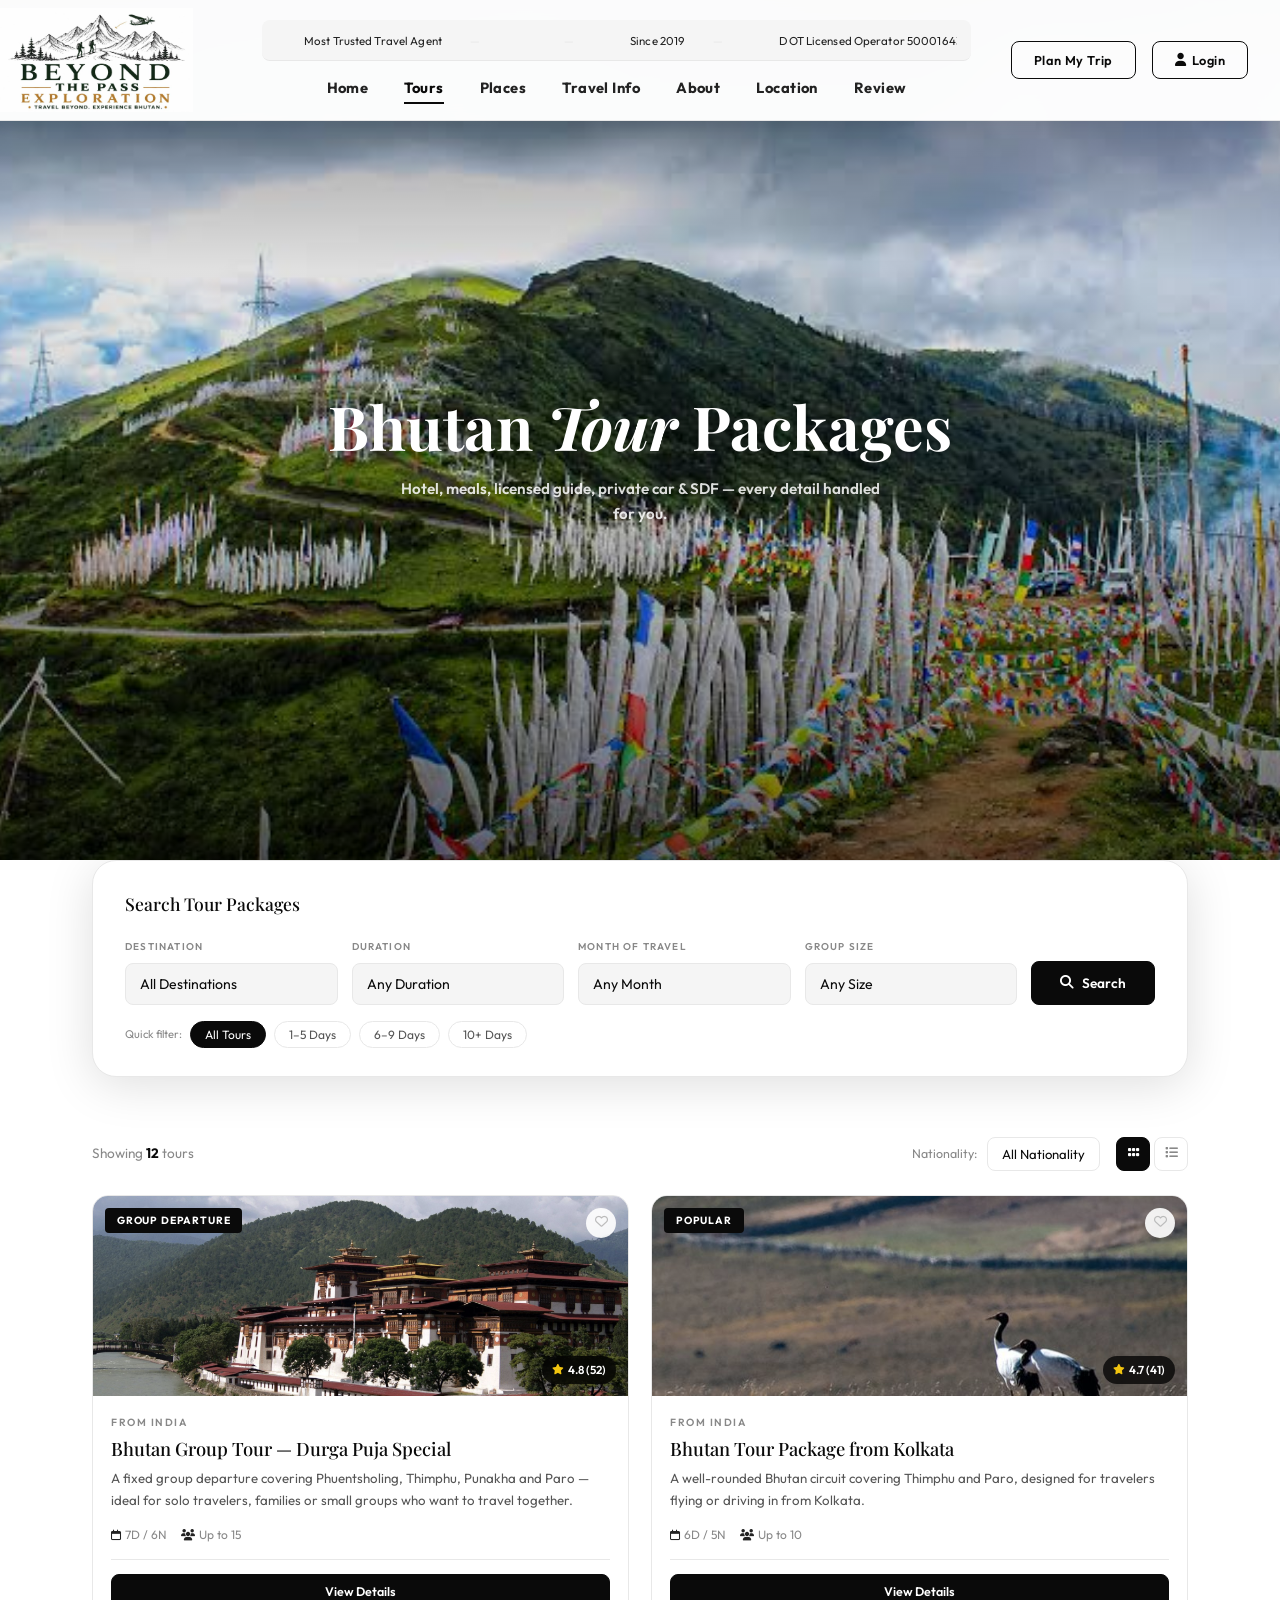
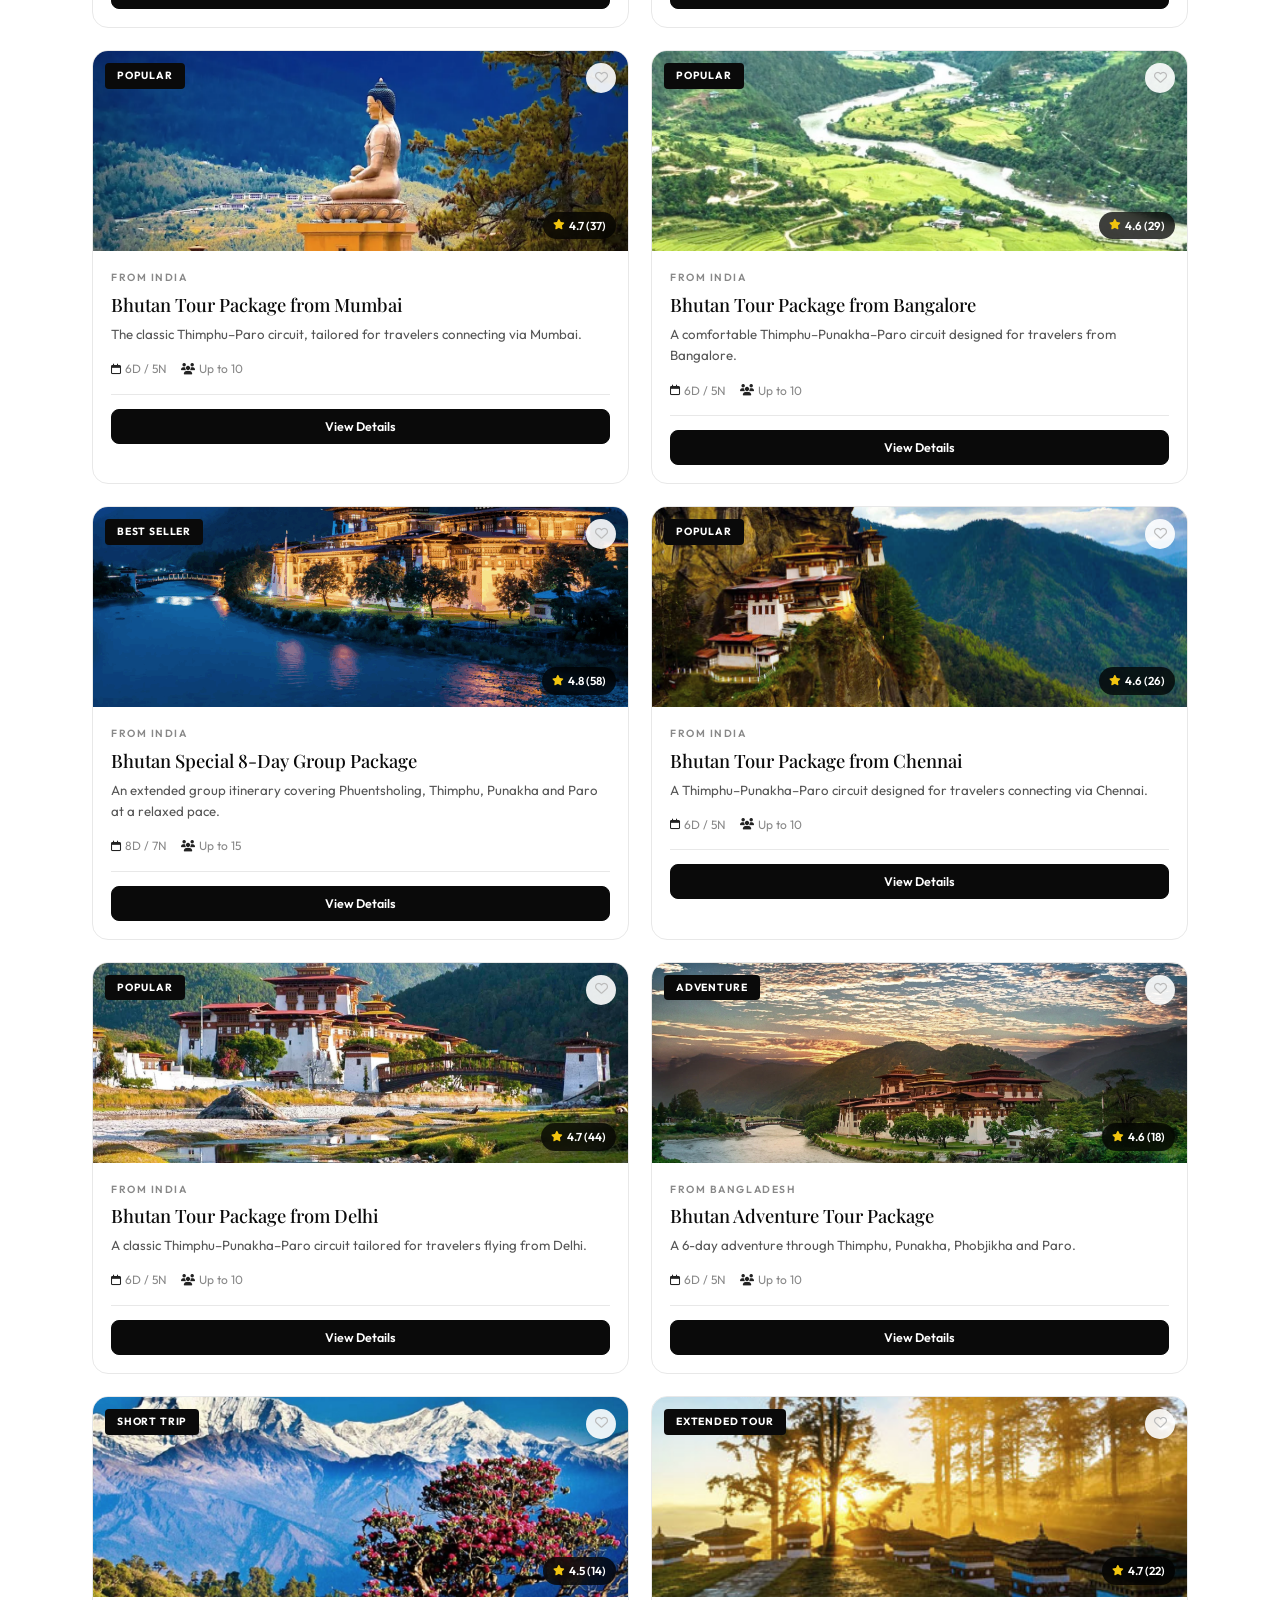
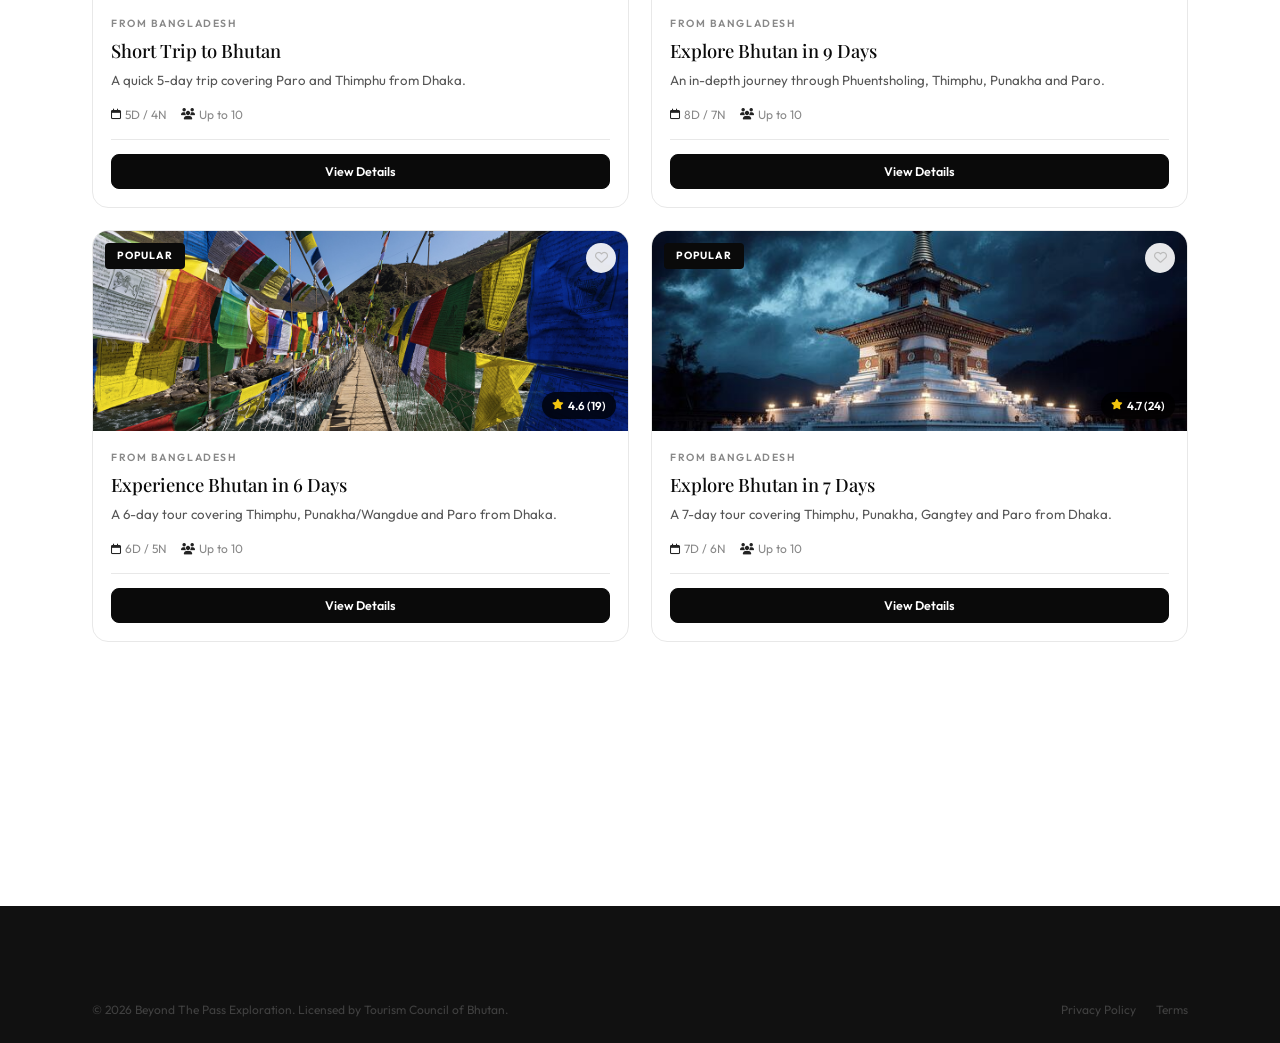
<file: tour.html>
<!DOCTYPE html>
<html lang="en">
<head>
  <meta charset="UTF-8" />
  <meta name="viewport" content="width=device-width, initial-scale=1.0"/>
  <title>Tour Packages — Ridge & Valley Bhutan Travel</title>
  <link rel="preconnect" href="https://fonts.googleapis.com">
  <link href="https://fonts.googleapis.com/css2?family=Playfair+Display:ital,wght@0,400;0,500;0,700;1,400;1,500&family=Outfit:wght@300;400;500;600&display=swap" rel="stylesheet"/>
  <link rel="stylesheet" href="https://cdnjs.cloudflare.com/ajax/libs/font-awesome/6.5.0/css/all.min.css"/>
  <style>
    :root {
      --black:#0a0a0a;--black-2:#111111;--black-3:#1a1a1a;--dark:#222222;
      --mid:#555555;--muted:#888888;--light:#cccccc;--border:#e8e8e8;
      --off-white:#f5f5f5;--white:#ffffff;
      --r:8px;--r-lg:16px;--r-xl:24px;
      --shadow:0 20px 60px rgba(0,0,0,0.12);--shadow-sm:0 4px 20px rgba(0,0,0,0.07);
      --t:0.3s cubic-bezier(0.4,0,0.2,1);
      --ff-display:'Playfair Display',Georgia,serif;
      --ff-body:'Outfit',system-ui,sans-serif;
    }
    *,*::before,*::after{box-sizing:border-box;margin:0;padding:0;}
    html{scroll-behavior:smooth;font-size:16px;}
    body{font-family:var(--ff-body);background:var(--white);color:var(--black);line-height:1.7;overflow-x:hidden;}
    img{max-width:100%;display:block;}
    a{text-decoration:none;color:inherit;}
    ul{list-style:none;}
    button{cursor:pointer;border:none;background:none;font-family:inherit;}
    input,select,textarea{font-family:inherit;}
    .wrap{max-width:1160px;margin:0 auto;padding:0 32px;}

/* ═══════════════════════════════════════════════════
   HEADER (ticker lives inside the header, above the nav)
════════════════════════════════════════════════════ */
:root { --header-h: 148px; }

@media (max-width: 768px) {
  :root { --header-h: 104px; }
}

#header {
  position: fixed; top: 0; left: 0; right: 0; z-index: 900;
  padding: 8px 0;
  background: rgba(255,255,255,0.98);
  backdrop-filter: blur(20px);
  border-bottom: 1px solid var(--border);
  box-shadow: 0 2px 20px rgba(0,0,0,0.06);
  transition: var(--t);
}
#header.scrolled {
  padding: 6px 0;
  box-shadow: 0 4px 28px rgba(0,0,0,0.09);
}
.hdr-inner {
  max-width: 100%; margin: 0; padding: 0 32px 0 0;
  display: flex; align-items: center; gap: 40px;
}

.hdr-middle {
  flex: 1;
  min-width: 0;
  display: flex;
  flex-direction: column;
  justify-content: center;
  gap: 8px;
}
.ticker-bar {
  width: 100%;
  overflow: hidden;
  padding: 6px 14px;
  margin-bottom: 6px;
  background: var(--off-white);
  border-radius: var(--r);
  border-bottom: 1px solid var(--border);
}
.ticker-track { overflow: hidden; white-space: nowrap; }
.ticker-content {
  display: inline-flex; align-items: center;
  animation: tickerScroll 32s linear infinite;
  will-change: transform;
}
.ticker-content span {
  display: inline-flex; align-items: center;
  padding: 0 28px;
  font-size: 0.72rem; color: var(--dark);
  letter-spacing: 0.01em; white-space: nowrap;
}
.ticker-content span::after {
  content: '—'; margin-left: 28px; color: var(--border);
}
.ticker-bar:hover .ticker-content { animation-play-state: paused; }

@keyframes tickerScroll {
  from { transform: translateX(0); }
  to   { transform: translateX(-50%); }
}

@media (max-width: 900px) {
  .hdr-middle { display: none; }
}

.logo { display: flex; align-items: center; gap: 14px; flex-shrink: 0; }
.logo-img {
  height: 104px;
  width: 208px;
  max-width: none;
  object-fit: contain;
  object-position: left center;
  flex-shrink: 0;
  mix-blend-mode: multiply;
}

@media (max-width: 768px) {
  .logo-img { height: 68px; width: 136px; }
}
.logo-text { display: flex; flex-direction: column; line-height: 1; }
.logo-name {
  font-family: var(--ff-display);
  font-size: 1.1rem; font-weight: 500;
  color: var(--black); letter-spacing: 0.01em;
}
.logo-tag {
  font-size: 0.6rem; letter-spacing: 0.2em;
  text-transform: uppercase; color: var(--muted); margin-top: 3px;
}

.nav { display: flex; align-items: center; gap: 36px; margin: 0 auto; }
.nav-a {
  font-size: 0.92rem; font-weight: 700; letter-spacing: 0.03em;
  color: var(--dark);
  position: relative; transition: color 0.25s;
}
.nav-a::after {
  content: ''; position: absolute;
  bottom: -4px; left: 0; width: 0; height: 2px;
  background: var(--black); transition: width 0.3s ease;
}
.nav-a:hover, .nav-a.active { color: var(--black); }
.nav-a:hover::after, .nav-a.active::after { width: 100%; }

.hdr-right { display: flex; align-items: center; gap: 16px; flex-shrink: 0; }

.burger { display: none; flex-direction: column; gap: 5px; padding: 4px; }
.burger span { display: block; width: 22px; height: 1.5px; background: var(--black); border-radius: 2px; transition: var(--t); }
.burger.open span:nth-child(1) { transform: translateY(6.5px) rotate(45deg); }
.burger.open span:nth-child(2) { opacity: 0; }
.burger.open span:nth-child(3) { transform: translateY(-6.5px) rotate(-45deg); }

/* Header buttons — Plan My Trip + Login (identical size) */
.hdr-btn,
.hdr-login-btn {
  display: inline-flex;
  align-items: center;
  justify-content: center;
  gap: 6px;
  height: 38px;
  padding: 0 22px;
  box-sizing: border-box;
  background: var(--btn-bg);
  color: var(--black);
  font-family: inherit;
  font-size: 0.8rem;
  font-weight: 600;
  letter-spacing: 0.03em;
  line-height: 1;
  border: 1.5px solid var(--black);
  border-radius: var(--r);
  cursor: pointer;
  text-decoration: none;
  transition: var(--t);
}
.hdr-btn:hover,
.hdr-login-btn:hover {
  background: var(--black);
  color: var(--white);
}

/* ═══════════════════════════════════════════════════
   MOBILE NAV
════════════════════════════════════════════════════ */
.mob-overlay {
  display: none; position: fixed; inset: 0; z-index: 800;
  background: rgba(0,0,0,0.5);
}
.mob-overlay.open { display: flex; justify-content: flex-end; }
.mob-nav {
  width: min(300px, 88vw);
  background: var(--white); height: 100%;
  padding: 32px 28px;
  display: flex; flex-direction: column;
  transform: translateX(100%);
  transition: transform 0.4s cubic-bezier(0.4,0,0.2,1);
  box-shadow: -10px 0 40px rgba(0,0,0,0.1);
}
.mob-overlay.open .mob-nav { transform: translateX(0); }
.mob-close {
  align-self: flex-end; width: 36px; height: 36px; border-radius: 50%;
  background: var(--off-white); color: var(--dark);
  display: flex; align-items: center; justify-content: center;
  font-size: 0.9rem; margin-bottom: 32px; transition: var(--t);
}
.mob-close:hover { background: var(--black); color: var(--white); }
.mob-logo {
  font-family: var(--ff-display);
  font-size: 1.5rem; color: var(--black); margin-bottom: 36px;
}
.mob-links { display: flex; flex-direction: column; flex: 1; }
.mob-links a {
  padding: 15px 0; border-bottom: 1px solid var(--border);
  color: var(--mid); font-size: 0.97rem; transition: color 0.25s;
}
.mob-links a:hover { color: var(--black); }
.mob-cta {
  display: block; margin-top: 28px; padding: 13px 20px;
  background: var(--black); color: var(--white);
  font-size: 0.9rem; font-weight: 600; border-radius: var(--r);
  text-align: center;
}

/* ═══════════════════════════════════════════════════
   LOGIN POPUP
════════════════════════════════════════════════════ */
.login-popup-wrapper { position: relative; }

.login-popup {
  display: none;
  position: absolute;
  top: calc(100% + 12px);
  right: 0;
  width: 310px;
  background: #fff;
  border-radius: 14px;
  box-shadow: 0 8px 40px rgba(0,0,0,0.16);
  padding: 22px 22px 18px;
  z-index: 9999;
  border: 1px solid rgba(0,0,0,0.07);
}
.login-popup.open { display: block; }

.popup-arrow {
  position: absolute;
  top: -7px; right: 20px;
  width: 14px; height: 14px;
  background: #fff;
  border-left: 1px solid rgba(0,0,0,0.07);
  border-top: 1px solid rgba(0,0,0,0.07);
  transform: rotate(45deg);
}

.lp-tabs { display: flex; border-bottom: 1px solid #eee; margin-bottom: 16px; }
.lp-tab {
  flex: 1; background: none; border: none; padding: 9px;
  font-size: 13px; cursor: pointer; color: #888;
  border-bottom: 2px solid transparent;
  font-family: inherit; transition: 0.2s;
}
.lp-tab.active { color: #0a0a0a; border-bottom-color: #0a0a0a; font-weight: 600; }

.fb-login-btn {
  width: 100%; background: #1877f2; color: #fff;
  border: none; border-radius: 8px; padding: 10px;
  font-size: 13px; cursor: pointer; font-weight: 500;
  display: flex; align-items: center; justify-content: center; gap: 8px;
  font-family: inherit; transition: background 0.2s;
}
.fb-login-btn:hover { background: #166fe5; }
.fb-login-btn:disabled { opacity: 0.6; cursor: not-allowed; }

.lp-or { display: flex; align-items: center; gap: 10px; margin: 12px 0; color: #bbb; font-size: 11px; }
.lp-or::before, .lp-or::after { content: ''; flex: 1; height: 1px; background: #eee; }

.lp-field { margin-bottom: 10px; }
.lp-field input {
  width: 100%; box-sizing: border-box;
  border: 1.5px solid #e0e0e0; border-radius: 8px;
  padding: 10px 12px; font-size: 13px; font-family: inherit;
  outline: none; transition: border-color 0.2s; background: #fafafa;
}
.lp-field input:focus { border-color: #0a0a0a; background: #fff; }
.lp-field input.error { border-color: #e53935; }

.lp-pw-wrap { position: relative; }
.lp-pw-wrap input { padding-right: 38px; }
.lp-eye {
  position: absolute; right: 10px; top: 50%; transform: translateY(-50%);
  background: none; border: none; cursor: pointer;
  color: #aaa; font-size: 13px; padding: 2px;
}
.lp-eye:hover { color: #555; }

.lp-err { font-size: 11px; color: #e53935; display: block; margin-top: 3px; min-height: 14px; }

.lp-strength { height: 3px; background: #eee; border-radius: 99px; margin-top: 5px; overflow: hidden; }
.lp-strength-bar { height: 100%; width: 0; border-radius: 99px; transition: width 0.3s, background 0.3s; }

.lp-forgot { display: block; text-align: right; font-size: 11px; color: #888; margin: -4px 0 12px; text-decoration: none; }
.lp-forgot:hover { color: #0a0a0a; }

.lp-submit { background: var(--btn-bg); color: var(--black); border: 1.5px solid var(--black); width: 100%; padding: 11px; border-radius: 8px; font-size: 13px; font-weight: 600; cursor: pointer; transition: var(--t); }
.lp-submit:hover { background: var(--black); color: var(--white); }
.lp-submit:disabled { opacity: 0.5; cursor: not-allowed; }

.lp-switch { text-align: center; font-size: 12px; color: #888; margin-top: 12px; }
.lp-switch a { color: #0a0a0a; font-weight: 600; text-decoration: none; }

.lp-status { font-size: 12px; text-align: center; margin-top: 8px; min-height: 16px; font-weight: 500; }
.lp-status.success { color: #2e7d52; }
.lp-status.error { color: #e53935; }

.lp-user-avatar {
  width: 52px; height: 52px; border-radius: 50%;
  background: #0a0a0a; color: #fff;
  font-size: 1.3rem; font-weight: 600;
  display: flex; align-items: center; justify-content: center;
  margin: 0 auto 10px;
}
.lp-user-name { text-align: center; font-weight: 600; font-size: 15px; color: #0a0a0a; margin-bottom: 3px; }
.lp-user-email { text-align: center; font-size: 12px; color: #888; margin-bottom: 18px; }
.lp-logout-btn { background: #f5f5f5; color: #0a0a0a; }
.lp-logout-btn:hover { background: #e0e0e0; }

/* Responsive: hide desktop nav/button, show burger */
@media (max-width: 768px) {
  .nav, .hdr-btn { display: none; }
  .burger { display: flex; }
}
    /* PAGE HERO */
    .page-hero{
      height:100vh;
      min-height:600px;
      background:var(--black);
      position:relative;
      overflow:hidden;
      display:flex;
      align-items:center;
      justify-content:center;
    }
    .page-hero::before{
      content:'';
      position:absolute; inset:0;
      background:url('images/p1.jpeg') center/cover;
    }
    .page-hero::after{
      content:'';
      position:absolute; inset:0;
      background:linear-gradient(
        to bottom,
        rgba(0,0,0,0.55) 0%,
        rgba(0,0,0,0.1) 30%,
        rgba(0,0,0,0.15) 60%,
        rgba(0,0,0,0.6) 100%
      );
    }
    .page-hero-inner{position:relative;z-index:2;text-align:center;}
    .ph-breadcrumb{display:flex;align-items:center;justify-content:center;gap:8px;margin-bottom:20px;font-size:0.72rem;letter-spacing:0.15em;text-transform:uppercase;color:rgba(255,255,255,0.4);}
    .ph-breadcrumb a{color:rgba(255,255,255,0.4);transition:color 0.2s;}
    .ph-breadcrumb a:hover{color:rgba(255,255,255,0.8);}
    .ph-breadcrumb i{font-size:0.55rem;}
    .ph-label{font-size:0.68rem;letter-spacing:0.3em;text-transform:uppercase;color:rgba(255,255,255,0.4);margin-bottom:14px;display:block;}
    .ph-title{font-family:var(--ff-display);font-size:clamp(2.2rem,5vw,3.8rem);font-weight:700;color:var(--white);line-height:1.1;margin-bottom:16px;text-shadow:0 2px 12px rgba(0,0,0,0.45);}
    .ph-title em{font-style:italic;}
    .ph-desc{color:rgba(255,255,255,0.85);font-size:0.95rem;font-weight:600;max-width:480px;margin:0 auto;text-shadow:0 1px 8px rgba(0,0,0,0.4);}

    /* SEARCH BAR */
    .search-section{background:var(--white);padding:0;position:relative;z-index:10;}
    .search-bar{background:var(--white);border-radius:var(--r-xl);box-shadow:0 8px 48px rgba(0,0,0,0.13);border:1px solid var(--border);padding:28px 32px;margin-top:-40px;position:relative;}
    .search-bar h3{font-family:var(--ff-display);font-size:1.1rem;font-weight:500;color:var(--black);margin-bottom:20px;}
    .search-grid{display:grid;grid-template-columns:1fr 1fr 1fr 1fr auto;gap:14px;align-items:end;}
    .sg-field label{display:block;font-size:0.62rem;font-weight:600;letter-spacing:0.12em;text-transform:uppercase;color:var(--muted);margin-bottom:7px;}
    .sg-field input,.sg-field select{width:100%;padding:11px 14px;border:1.5px solid var(--border);border-radius:var(--r);font-size:0.88rem;color:var(--black);background:var(--off-white);transition:border-color 0.25s;-webkit-appearance:none;appearance:none;}
    .sg-field input:focus,.sg-field select:focus{outline:none;border-color:var(--black);box-shadow:0 0 0 3px rgba(0,0,0,0.06);}
    .search-btn{padding:12px 28px;background:var(--black);color:var(--white);font-size:0.85rem;font-weight:600;border-radius:var(--r);border:1.5px solid var(--black);transition:var(--t);white-space:nowrap;display:flex;align-items:center;gap:8px;}
    .search-btn:hover{background:var(--dark);}
    .search-tags{display:flex;gap:8px;flex-wrap:wrap;margin-top:16px;align-items:center;}
    .search-tags span{font-size:0.7rem;color:var(--muted);}
    .stag{padding:5px 14px;border-radius:999px;font-size:0.75rem;color:var(--mid);border:1px solid var(--border);background:var(--white);transition:var(--t);cursor:pointer;}
    .stag:hover,.stag.active{background:var(--black);border-color:var(--black);color:var(--white);}

    /* MAIN CONTENT */
    .tours-page{padding:60px 0 96px;}
    .tp-layout{display:block;}

    /* SIDEBAR */
    .sidebar{position:sticky;top:100px;}
    .sb-card{background:var(--white);border:1px solid var(--border);border-radius:var(--r-lg);padding:22px;margin-bottom:16px;}
    .sb-title{font-size:0.72rem;font-weight:700;letter-spacing:0.15em;text-transform:uppercase;color:var(--black);margin-bottom:16px;padding-bottom:12px;border-bottom:1px solid var(--border);}
    .sb-options{display:flex;flex-direction:column;gap:10px;}
    .sb-opt{display:flex;align-items:center;gap:10px;cursor:pointer;}
    .sb-opt input[type=checkbox]{width:16px;height:16px;accent-color:var(--black);cursor:pointer;flex-shrink:0;}
    .sb-opt label{font-size:0.84rem;color:var(--mid);cursor:pointer;transition:color 0.2s;}
    .sb-opt:hover label{color:var(--black);}
    .sb-opt .sb-count{margin-left:auto;font-size:0.7rem;color:var(--muted);background:var(--off-white);padding:2px 8px;border-radius:999px;}
    .price-range{display:flex;flex-direction:column;gap:10px;}
    .price-slider{width:100%;accent-color:var(--black);cursor:pointer;}
    .price-vals{display:flex;justify-content:space-between;font-size:0.78rem;color:var(--muted);}
    .duration-btns{display:flex;flex-wrap:wrap;gap:7px;}
    .dur-btn{padding:6px 14px;border-radius:999px;font-size:0.75rem;color:var(--mid);border:1px solid var(--border);background:var(--white);transition:var(--t);cursor:pointer;}
    .dur-btn.active,.dur-btn:hover{background:var(--black);border-color:var(--black);color:var(--white);}
    .clear-filters{width:100%;padding:10px;border:1.5px solid var(--border);border-radius:var(--r);font-size:0.8rem;color:var(--muted);transition:var(--t);}
    .clear-filters:hover{border-color:var(--black);color:var(--black);}

    /* TOURS MAIN */
    
    .tm-top{display:flex;align-items:center;justify-content:space-between;margin-bottom:24px;flex-wrap:wrap;gap:12px;}
    .tm-count{font-size:0.85rem;color:var(--muted);}
    .tm-count strong{color:var(--black);}
    .tm-sort{display:flex;align-items:center;gap:10px;}
    .tm-sort label{font-size:0.78rem;color:var(--muted);}
    .tm-sort select{padding:8px 14px;border:1.5px solid var(--border);border-radius:var(--r);font-size:0.82rem;color:var(--black);background:var(--white);-webkit-appearance:none;appearance:none;cursor:pointer;}
    .view-toggle{display:flex;gap:4px;}
    .vt-btn{width:34px;height:34px;border-radius:var(--r);border:1.5px solid var(--border);display:flex;align-items:center;justify-content:center;font-size:0.8rem;color:var(--muted);transition:var(--t);}
    .vt-btn.active,.vt-btn:hover{background:var(--black);border-color:var(--black);color:var(--white);}

    /* TOURS GRID */
    .tg-grid{display:grid;grid-template-columns:repeat(2,1fr);gap:22px;}
    .tg-grid.list-view{grid-template-columns:1fr;}

    .tour-card{background:var(--white);border-radius:var(--r-lg);border:1px solid var(--border);overflow:hidden;transition:var(--t);cursor:pointer;opacity:0;transform:translateY(22px);animation:fadeUp 0.5s ease forwards;}
    .tour-card:hover{transform:translateY(-8px);box-shadow:var(--shadow);border-color:transparent;}
    @keyframes fadeUp{to{opacity:1;transform:translateY(0);}}
    .tc-img{position:relative;height:200px;overflow:hidden;background:var(--off-white);}
    .tc-img img{width:100%;height:100%;object-fit:cover;transition:transform 0.6s ease;filter:grayscale(20%);}
    .tour-card:hover .tc-img img{transform:scale(1.07);filter:grayscale(0%);}
    .tc-badge{position:absolute;top:12px;left:12px;padding:4px 12px;border-radius:4px;font-size:0.65rem;font-weight:700;letter-spacing:0.08em;text-transform:uppercase;background:var(--black);color:var(--white);}
    .tc-badge.festival{background:#8b4513;}
    .tc-badge.adventure{background:#1a3a2a;}
    .tc-badge.trekking{background:#2c3e50;}
    .tc-fav{position:absolute;top:12px;right:12px;width:30px;height:30px;border-radius:50%;background:rgba(255,255,255,0.9);display:flex;align-items:center;justify-content:center;color:#bbb;font-size:0.8rem;transition:var(--t);}
    .tc-fav:hover,.tc-fav.liked{color:#c0392b;background:var(--white);}
    .tc-rating-badge{position:absolute;bottom:12px;right:12px;background:rgba(0,0,0,0.75);backdrop-filter:blur(6px);color:var(--white);padding:4px 10px;border-radius:999px;font-size:0.72rem;font-weight:600;display:flex;align-items:center;gap:4px;}
    .tc-rating-badge i{color:#f1c40f;font-size:0.65rem;}
    .tc-body{padding:18px;}
    .tc-type{font-size:0.65rem;color:var(--muted);text-transform:uppercase;letter-spacing:0.15em;font-weight:600;margin-bottom:6px;}
    .tc-body h3{font-family:var(--ff-display);font-size:1.15rem;color:var(--black);font-weight:500;margin-bottom:8px;line-height:1.25;}
    .tc-body p{font-size:0.83rem;color:var(--mid);line-height:1.6;margin-bottom:14px;}
    .tc-meta{display:flex;align-items:center;gap:14px;font-size:0.75rem;flex-wrap:wrap;margin-bottom:14px;}
    .tc-meta span{display:flex;align-items:center;gap:4px;color:var(--muted);}
    .tc-meta i{color:var(--dark);font-size:0.7rem;}
    .tc-foot{display:flex;align-items:center;justify-content:space-between;padding-top:14px;border-top:1px solid var(--border);}
    .tc-price small{font-size:0.68rem;color:var(--muted);display:block;}
    .tc-price strong{font-family:var(--ff-display);font-size:1.35rem;color:var(--black);line-height:1;}
    .tc-book{padding:9px 18px;background:var(--black);color:var(--white);font-size:0.78rem;font-weight:600;border-radius:var(--r);border:1.5px solid var(--black);transition:var(--t);}
    .tc-book:hover{background:transparent;color:var(--black);}
    .tc-book.full{width:100%;text-align:center;}

    /* LIST VIEW CARD */
    .tg-grid.list-view .tour-card{display:grid;grid-template-columns:260px 1fr;}
    .tg-grid.list-view .tc-img{height:100%;min-height:180px;}
    .tg-grid.list-view .tour-card:hover{transform:translateY(-4px);}

    /* NO RESULTS */
    .no-results{text-align:center;padding:60px 20px;color:var(--muted);}
    .no-results i{font-size:2.5rem;margin-bottom:16px;display:block;}
    .no-results h3{font-family:var(--ff-display);font-size:1.3rem;color:var(--black);margin-bottom:8px;}

    /* PAGINATION */
    .pagination{display:flex;align-items:center;justify-content:center;gap:8px;margin-top:48px;}
    .pg-btn{width:38px;height:38px;border-radius:var(--r);border:1.5px solid var(--border);display:flex;align-items:center;justify-content:center;font-size:0.82rem;color:var(--mid);transition:var(--t);}
    .pg-btn.active,.pg-btn:hover{background:var(--black);border-color:var(--black);color:var(--white);}
    .pg-btn.prev,.pg-btn.next{width:auto;padding:0 14px;gap:6px;font-size:0.78rem;}

    /* MODAL */
    .modal-box{background:var(--white);border-radius:var(--r-xl);width:100%;max-width:1180px;height:100%;max-height:92vh;overflow:hidden;display:flex;flex-direction:column;position:relative;transform:scale(0.96) translateY(14px);transition:var(--t);}
.modal-overlay.open .modal-box{transform:scale(1) translateY(0);}
.modal-overlay{position:fixed;inset:0;z-index:1000;background:rgba(10,10,10,0.72);backdrop-filter:blur(4px);display:flex;align-items:center;justify-content:center;padding:24px;opacity:0;visibility:hidden;transition:var(--t);}
.modal-overlay.open{opacity:1;visibility:visible;}
.modal-close{position:absolute;top:18px;right:18px;z-index:30;width:38px;height:38px;border-radius:50%;background:rgba(255,255,255,0.95);color:var(--black);display:flex;align-items:center;justify-content:center;font-size:0.9rem;box-shadow:0 4px 16px rgba(0,0,0,0.15);transition:var(--t);}
.modal-close:hover{background:var(--black);color:var(--white);}
#modalBody{flex:1;overflow-y:auto;}
.mt-gallery{position:relative;height:340px;overflow:hidden;background:var(--off-white);}
.mt-gallery img{width:100%;height:100%;object-fit:cover;}
.mt-gallery-nav{position:absolute;inset:0;display:flex;align-items:center;justify-content:space-between;padding:0 16px;pointer-events:none;}
.mt-gallery-nav button{pointer-events:all;width:40px;height:40px;border-radius:50%;background:rgba(255,255,255,0.85);color:var(--black);display:flex;align-items:center;justify-content:center;transition:var(--t);}
.mt-gallery-nav button:hover{background:var(--white);}
.mt-gallery-tag{position:absolute;bottom:16px;left:24px;background:rgba(10,10,10,0.7);color:var(--white);font-size:0.72rem;letter-spacing:0.1em;text-transform:uppercase;padding:6px 14px;border-radius:999px;}
.mt-head{padding:26px 32px 0;}
.mt-type{font-size:0.68rem;color:var(--muted);text-transform:uppercase;letter-spacing:0.18em;font-weight:600;margin-bottom:8px;}
.mt-head h2{font-family:var(--ff-display);font-size:1.9rem;font-weight:500;color:var(--black);margin-bottom:10px;}
.mt-meta{display:flex;align-items:center;gap:16px;flex-wrap:wrap;margin-bottom:6px;}
.mt-meta span{display:flex;align-items:center;gap:6px;font-size:0.82rem;color:var(--mid);}
.mt-meta i{color:var(--black);font-size:0.75rem;}
.mt-tabs{display:flex;gap:4px;margin:22px 32px 0;border-bottom:1px solid var(--border);}
.mt-tab{padding:12px 18px;font-size:0.85rem;font-weight:600;color:var(--muted);border-bottom:2px solid transparent;margin-bottom:-1px;transition:var(--t);}
.mt-tab.active,.mt-tab:hover{color:var(--black);border-bottom-color:var(--black);}
.mt-body{display:grid;grid-template-columns:1fr 320px;gap:40px;padding:28px 32px 40px;align-items:start;}
.mt-panel{display:none;}
.mt-panel.active{display:block;}
.mt-panel h4{font-family:var(--ff-display);font-size:1.15rem;font-weight:500;color:var(--black);margin:22px 0 10px;}
.mt-panel h4:first-child{margin-top:0;}
.mt-panel p{font-size:0.9rem;color:var(--mid);line-height:1.75;margin-bottom:12px;}
.mt-chips{display:flex;flex-wrap:wrap;gap:8px;margin-bottom:8px;}
.mt-chips span{background:var(--off-white);border:1px solid var(--border);border-radius:999px;padding:6px 14px;font-size:0.78rem;color:var(--dark);}
.mt-day{border:1px solid var(--border);border-radius:var(--r-lg);margin-bottom:12px;overflow:hidden;}
.mt-day-head{display:flex;align-items:center;gap:14px;padding:16px 18px;cursor:pointer;background:var(--off-white);}
.mt-day-num{font-family:var(--ff-display);font-style:italic;font-size:0.85rem;color:var(--white);background:var(--black);width:30px;height:30px;border-radius:50%;display:flex;align-items:center;justify-content:center;flex-shrink:0;}
.mt-day-head strong{font-size:0.92rem;color:var(--black);flex:1;}
.mt-day-head i{color:var(--muted);font-size:0.8rem;transition:transform 0.25s;}
.mt-day.open .mt-day-head i{transform:rotate(180deg);}
.mt-day-body{max-height:0;overflow:hidden;transition:max-height 0.35s ease;}
.mt-day.open .mt-day-body{max-height:900px;}
.mt-day-inner{padding:4px 18px 20px;}
.mt-day-inner p{font-size:0.85rem;}
.mt-day-inner .mt-label{font-size:0.68rem;text-transform:uppercase;letter-spacing:0.1em;color:var(--muted);font-weight:600;margin:12px 0 6px;}
.mt-panel ul{margin:0 0 16px;padding-left:0;list-style:none;}
.mt-panel ul li{position:relative;padding-left:20px;font-size:0.88rem;color:var(--mid);line-height:1.6;margin-bottom:8px;}
.mt-panel ul li::before{content:'';position:absolute;left:0;top:9px;width:6px;height:6px;border-radius:50%;background:var(--black);}
.mt-side{position:sticky;top:0;border:1px solid var(--border);border-radius:var(--r-lg);padding:24px;background:var(--off-white);}
.mt-price-label{font-size:0.68rem;text-transform:uppercase;letter-spacing:0.14em;color:var(--muted);}
.mt-price{font-family:var(--ff-display);font-size:2rem;color:var(--black);margin:4px 0 2px;}
.mt-price small{font-size:0.8rem;font-weight:400;color:var(--muted);}
.mt-price-note{font-size:0.75rem;color:var(--muted);margin-bottom:18px;}
.mt-book-btn{display:block;width:100%;text-align:center;background:var(--black);color:var(--white);padding:13px;border-radius:var(--r);font-weight:600;font-size:0.88rem;margin-bottom:22px;transition:var(--t);}
.mt-book-btn:hover{background:var(--dark);}
.mt-side h5{font-size:0.78rem;text-transform:uppercase;letter-spacing:0.1em;color:var(--black);margin:18px 0 10px;}
.mt-side h5:first-of-type{margin-top:0;}
.mt-side ul{list-style:none;margin:0;padding:0;}
.mt-side ul li{display:flex;gap:8px;font-size:0.82rem;color:var(--mid);margin-bottom:8px;line-height:1.5;}
.mt-side ul.mt-yes li i{color:#2e7d52;font-size:0.8rem;margin-top:2px;}
.mt-side ul.mt-no li i{color:#c0392b;font-size:0.8rem;margin-top:2px;}
@media(max-width:900px){.mt-body{grid-template-columns:1fr;}.mt-side{position:static;}}
@media(max-width:768px){.modal-overlay{padding:0;align-items:flex-end;}.modal-box{max-width:100%;height:100%;max-height:100%;border-radius:0;}.mt-gallery{height:220px;}.mt-head,.mt-tabs,.mt-body{padding-left:20px;padding-right:20px;}.mt-head h2{font-size:1.5rem;}}

    /* BACK TO TOP */
    .btt{position:fixed;bottom:28px;right:28px;z-index:400;width:44px;height:44px;border-radius:50%;background:var(--black);color:var(--white);display:flex;align-items:center;justify-content:center;font-size:0.85rem;box-shadow:0 4px 16px rgba(0,0,0,0.2);opacity:0;visibility:hidden;transform:translateY(10px);transition:var(--t);}
    .btt.show{opacity:1;visibility:visible;transform:translateY(0);}
    .btt:hover{background:var(--dark);transform:translateY(-3px);}

    /* FOOTER */
    .footer{background:var(--black-2);padding:72px 0 0;}
    .footer-top{display:grid;grid-template-columns:1.5fr 1fr 1fr 1fr;gap:48px;padding-bottom:52px;border-bottom:1px solid rgba(255,255,255,0.06);}
    .footer-logo{font-family:var(--ff-display);font-size:1.4rem;color:var(--white);display:block;margin-bottom:14px;}
    .ft-brand p{color:rgba(255,255,255,0.35);font-size:0.82rem;line-height:1.7;max-width:260px;margin-bottom:22px;}
    .ft-socials{display:flex;gap:8px;}
    .ft-socials a{width:32px;height:32px;border-radius:50%;background:rgba(255,255,255,0.06);display:flex;align-items:center;justify-content:center;font-size:0.8rem;color:rgba(255,255,255,0.35);transition:var(--t);}
    .ft-socials a:hover{background:var(--white);color:var(--black);}
    .ft-col h5{color:var(--white);font-size:0.82rem;font-weight:600;margin-bottom:18px;letter-spacing:0.04em;}
    .ft-col ul{display:flex;flex-direction:column;gap:10px;}
    .ft-col ul a{color:rgba(255,255,255,0.35);font-size:0.8rem;transition:color 0.25s;}
    .ft-col ul a:hover{color:rgba(255,255,255,0.8);}
    .footer-bottom{display:flex;align-items:center;justify-content:space-between;padding:22px 0;flex-wrap:wrap;gap:10px;}
    .footer-bottom p{color:rgba(255,255,255,0.2);font-size:0.75rem;}
    .fb-links{display:flex;gap:20px;}
    .fb-links a{color:rgba(255,255,255,0.2);font-size:0.75rem;transition:color 0.25s;}
    .fb-links a:hover{color:rgba(255,255,255,0.6);}

    /* RESPONSIVE */
    @media(max-width:1100px){.tg-grid{grid-template-columns:1fr;}.footer-top{grid-template-columns:1fr 1fr;gap:36px;}}
    @media(max-width:768px){.nav,.hdr-btn{display:none;}.burger{display:flex;}.wrap{padding:0 20px;}.search-grid{grid-template-columns:1fr 1fr;}.tg-grid.list-view .tour-card{grid-template-columns:1fr;}.footer-top{grid-template-columns:1fr;gap:28px;}.footer-bottom{flex-direction:column;text-align:center;}}
    @media(max-width:520px){.search-grid{grid-template-columns:1fr;}.modal-grid{grid-template-columns:1fr;}.sidebar{grid-template-columns:1fr;}}
  </style>
</head>
<body>

<!-- HEADER -->
<header id="header">
  <div class="hdr-inner">
    <a href="index.html#home" class="logo">
      <img src="img/finallogo2.jpeg" alt="Beyond The Pass Exploration" class="logo-img"/>
      <div class="logo-text">
        <span class="logo-name"></span>
        <span class="logo-tag"></span>
      </div>
    </a>

    <div class="hdr-middle">
      <div class="ticker-bar" id="tickerBar">
        <div class="ticker-track">
          <div class="ticker-content" id="tickerContent">
            <span>Most Trusted Travel Agent</span>
              <span></span>
              <!-- <span>Jomolhari Trek departures filling fast for this season</span> -->
               <span>Since 2019</span> 
              <span>DOT Licensed Operator 50001643</span>
          </div>
        </div>
      </div>

      <nav class="nav">
        <a href="index.html#home" class="nav-a">Home</a>
        <a href="tour.html" class="nav-a active">Tours</a>
        <a href="place.html" class="nav-a">Places</a>
        <a href="travel-info.html" class="nav-a">Travel Info</a>
        <a href="about.html" class="nav-a">About</a>
        <a href="map.htm" class="nav-a">Location</a>
        <a href="review.html" class="nav-a">Review</a>
      </nav>
    </div>

    <div class="hdr-right">
      <a href="plan-trip.html" class="hdr-btn">Plan My Trip</a>
      <div class="login-popup-wrapper">
        <button class="hdr-login-btn" id="loginTrigger">
          <i class="fa-solid fa-user"></i> <span id="loginBtnLabel">Login</span>
        </button>
        <div class="login-popup" id="loginPopup">
          <div class="popup-arrow"></div>

           <!-- LOGGED IN STATE -->
    <div class="lp-panel" id="panel-loggedin" style="display:none">
      <div class="lp-user-avatar" id="lpAvatar">U</div>
      <p class="lp-user-name" id="lpName">User</p>
      <p class="lp-user-email" id="lpEmail">user@email.com</p>
      <button class="lp-submit lp-logout-btn" id="lpLogout">Sign Out</button>
    </div>

    <!-- AUTH STATE -->
    <div id="panel-auth">
      <div class="lp-tabs">
        <button class="lp-tab active" data-tab="signin">Sign In</button>
        <button class="lp-tab" data-tab="signup">Sign Up</button>
      </div>

      <!-- SIGN IN -->
      <div class="lp-panel" id="panel-signin">
        <button class="fb-login-btn" id="fbSignin"><i class="fa-brands fa-facebook-f"></i> Continue with Facebook</button>
<button class="google-login-btn" id="googleSignin"><i class="fa-brands fa-google"></i> Continue with Google</button>
        <div class="lp-or"><span>or</span></div>
        <div class="lp-field">
          <input type="email" id="si-email" placeholder="Email address" autocomplete="email"/>
          <span class="lp-err" id="si-email-err"></span>
        </div>
        <div class="lp-field">
          <div class="lp-pw-wrap">
            <input type="password" id="si-password" placeholder="Password" autocomplete="current-password"/>
            <button type="button" class="lp-eye" data-target="si-password"><i class="fa-solid fa-eye"></i></button>
          </div>
          <span class="lp-err" id="si-pw-err"></span>
        </div>
        <a href="#" class="lp-forgot" id="forgotLink">Forgot password?</a>
        <button class="lp-submit" id="siSubmit">Sign In</button>
        <p class="lp-switch">No account? <a href="#" data-switch="signup">Sign up</a></p>
      </div>

      <!-- SIGN UP -->
      <div class="lp-panel" id="panel-signup" style="display:none">
        <button class="fb-login-btn" id="fbSignup"><i class="fa-brands fa-facebook-f"></i> Continue with Facebook</button>
<button class="google-login-btn" id="googleSignup"><i class="fa-brands fa-google"></i> Continue with Google</button>
        <div class="lp-or"><span>or</span></div>
        <div class="lp-field">
          <input type="text" id="su-name" placeholder="Full name" autocomplete="name"/>
          <span class="lp-err" id="su-name-err"></span>
        </div>
        <div class="lp-field">
          <input type="email" id="su-email" placeholder="Email address" autocomplete="email"/>
          <span class="lp-err" id="su-email-err"></span>
        </div>
        <div class="lp-field">
          <div class="lp-pw-wrap">
            <input type="password" id="su-password" placeholder="Create password (min 6 chars)" autocomplete="new-password"/>
            <button type="button" class="lp-eye" data-target="su-password"><i class="fa-solid fa-eye"></i></button>
          </div>
          <div class="lp-strength" id="su-strength"><div class="lp-strength-bar" id="su-strength-bar"></div></div>
          <span class="lp-err" id="su-pw-err"></span>
        </div>
        <button class="lp-submit" id="suSubmit">Create Account</button>
        <p class="lp-switch">Have an account? <a href="#" data-switch="signin">Sign in</a></p>
      </div>

            <!-- FORGOT PASSWORD -->
            <div class="lp-panel" id="panel-forgot" style="display:none">
              <p style="font-size:13px;color:#555;margin-bottom:12px;">Enter your email and we'll send a reset link.</p>
              <div class="lp-field">
                <input type="email" id="fp-email" placeholder="Email address"/>
                <span class="lp-err" id="fp-err"></span>
              </div>
              <button class="lp-submit" id="fpSubmit">Send Reset Link</button>
              <p class="lp-switch"><a href="#" id="backToSignin">← Back to Sign In</a></p>
            </div>
          </div>

          <p class="lp-status" id="lpStatus"></p>
        </div>
      </div>
      <button class="burger" id="burger" aria-label="Menu">
        <span></span><span></span><span></span>
      </button>
    </div>
  </div>
</header>

<!-- MOBILE NAV -->
<div class="mob-overlay" id="mobOverlay">
  <div class="mob-nav" id="mobNav">
    <button class="mob-close" id="mobClose"><i class="fa-solid fa-xmark"></i></button>
    <div class="mob-logo">Ridge & Valley</div>
    <nav class="mob-links">
      <a href="index.html#home">Home</a>
      <a href="tour.html">Tours</a>
      <a href="place.html">Places</a>
      <a href="travel-info.html">Travel Info</a>
      <a href="about.html">About</a>
      <a href="map.htm">Location</a>
      <a href="review.html">Review</a>
    </nav>
    <a href="plan-trip.html" class="mob-cta">Plan My Trip →</a>
  </div>
</div>

  <!-- PAGE HERO -->
  <section class="page-hero">
    <div class="wrap page-hero-inner">
      <div class="ph-breadcrumb">
        
      </div>
      <!-- <span class="ph-label">All-Inclusive Packages</span> -->
      <h1 class="ph-title">Bhutan <em>Tour</em> Packages</h1>
      <p class="ph-desc">Hotel, meals, licensed guide, private car & SDF — every detail handled for you.</p>
    </div>
  </section>

  <!-- SEARCH BAR -->
  <div class="search-section">
    <div class="wrap">
      <div class="search-bar">
        <h3>Search Tour Packages</h3>
        <div class="search-grid">
          <div class="sg-field">
            <label>Destination</label>
            <select id="searchDest">
              <option value="">All Destinations</option>
              <option>Paro</option><option>Thimphu</option><option>Punakha</option>
              <option>Bumthang</option><option>Phobjikha</option><option>Haa Valley</option>
            </select>
          </div>
          <div class="sg-field">
            <label>Duration</label>
            <select id="searchDuration">
              <option value="all">Any Duration</option>
              <option value="1-5">1–5 Days</option>
              <option value="6-9">6–9 Days</option>
              <option value="10+">10+ Days</option>
            </select>
          </div>
          <div class="sg-field">
            <label>Month of Travel</label>
            <select id="searchMonth">
              <option value="">Any Month</option>
              <option>May 2026</option><option>June 2026</option><option>July 2026</option>
              <option>August 2026</option><option>September 2026</option><option>October 2026</option>
              <option>November 2026</option><option>December 2026</option>
            </select>
          </div>
          <div class="sg-field">
            <label>Group Size</label>
            <select id="searchGroup">
              <option value="">Any Size</option>
              <option>1–2 People</option><option>3–5 People</option>
              <option>6–10 People</option><option>10+ People</option>
            </select>
          </div>
          <button class="search-btn" id="searchBtn">
            <i class="fa-solid fa-magnifying-glass"></i> Search
          </button>
        </div>
        <div class="search-tags">
          <span>Quick filter:</span>
          <button class="stag active" data-d="all">All Tours</button>
          <button class="stag" data-d="1-5">1–5 Days</button>
          <button class="stag" data-d="6-9">6–9 Days</button>
          <button class="stag" data-d="10+">10+ Days</button>
        </div>
      </div>
    </div>
  </div>

  <!-- TOURS PAGE -->
  <section class="tours-page">
    <div class="wrap">
      <div class="tp-layout">

        

        <!-- MAIN -->
        <div class="tours-main">
          <div class="tm-top">
            <p class="tm-count">Showing <strong id="tourCount">7</strong> tours</p>
            <div style="display:flex;align-items:center;gap:16px;flex-wrap:wrap;">
              <div class="tm-sort">
                <label>Nationality:</label>
                <select id="originSelect">
                  <option value="all">All Nationality</option>
                  <option value="india">Indian</option>
                  <option value="bangladesh">Bangladesh</option>
                </select>
              </div>
              <div class="view-toggle">
                <button class="vt-btn active" id="gridView" title="Grid View"><i class="fa-solid fa-grip"></i></button>
                <button class="vt-btn" id="listView" title="List View"><i class="fa-solid fa-list"></i></button>
              </div>
            </div>
          </div>

          <div class="tg-grid" id="toursPageGrid"></div>
          <div class="no-results hidden" id="noResults">
            
            
            
          </div>

          <div class="pagination" id="pagination"></div>
        </div>
      </div>
    </div>
  </section>
<!-- FOOTER (identical to site footer) -->
  <footer class="footer">
    <div class="wrap">
      <div class="footer-bottom">
        <p>© 2026 Beyond The Pass Exploration. Licensed by Tourism Council of Bhutan.</p>
        <div class="fb-links">
          <a href="#">Privacy Policy</a>
          <a href="#">Terms</a>
        </div>
      </div>
    </div>
  </footer>

  <button class="btt" id="btt"><i class="fa-solid fa-arrow-up"></i></button>

  <!-- MODAL -->
  <div class="modal-overlay" id="modalOverlay">
    <div class="modal-box" id="modalBox">
      <button class="modal-close" id="modalClose"><i class="fa-solid fa-xmark"></i></button>
      <div id="modalBody"></div>
    </div>
  </div>

  <script>
  'use strict';
  (function () {
  const TOURS = [
    { id:1, origin:'india', badge:'Group Departure', title:'Bhutan Group Tour — Durga Puja Special', desc:'A fixed group departure covering Phuentsholing, Thimphu, Punakha and Paro — ideal for solo travelers, families or small groups who want to travel together.', img:'tour/p1.jpg', days:7, nights:6, people:'Up to 15', rating:4.8, reviews:52, includes:['Private/Group Vehicle','Hotel Stay (Twin Sharing)','Daily Breakfast & Dinner','SDF & Permits Assistance'],
      itinerary:[
        {day:'Day 1',title:'ARRIVAL AT BAGDOGRA AIRPORT / NJP RAILWAYSTATION – TRANSFER TO PHUENTSHOLING',desc:'Discover the best of the Andaman Islands with this 5 Nights 6 Days tour package by Denzong Leisure. From the historic Cellular Jail in Port Blair to the world-famous Radhanagar Beach in Havelock and the scenic attractions of Neil Island, this package combines adventure, relaxation, and natural beauty. With premium accommodations, cruise transfers, sightseeing tours, and personalized assistance included, it is an ideal choice for families, couples, and groups seeking a hassle-free Andaman vacation.'},
        {day:'Day 2',title:'Drive to Thimphu',desc:'After breakfast and completion of immigration formalities, you will be transferred to Thimphu (178 KMS / 06 HRS / 2134Mts /7000Fts), the capital of Bhutan. Thimphu lies in a beautiful valley, sprawling up a hillside on the west bank of the Thimphu Chhu River and has a total area of about 1,809 sq. kms. Evening at leisure. Be sure to sink your teeth into momo kopi (steam dumplings filled with finely chopped cabbage, onions, cheese and butter). Visitors can enjoy a relaxing walk in the valley. Overnight at Thimphu.'},
        {day:'Day 3',title:'DAY TRIP TO WANGDUE /PUNKAHA',desc:'After early breakfast drive (70 kms / 2 hrs) to Wangduephodrang, with a stop en route for tea at Dochu La Pass (3,100 meters), where on a clear day you can get spectacular views of the Himalayas. In Wangdue, stop at Mehsina village & visit Chime Lhakhang - The Temple of Fertility built in 15th century by Lama Drukpa Kinley. (This monk is popularly known as the Divine Madman for his philosophy, “Salvation through sex”), Chendebji chorten, Wangduephodrang Dzong, Punakha Dzong & Suspension Bridge. Later back to Thimphu. Overnight at Thimphu.'},
        {day:'Day 4',title:'HIMPHU CITY TOUR – TRANSFER TO PARO',desc:'After breakfast start Thimphu sightseeing visit the Indigenous hospital where traditional old art of healing is still practiced, Art & Craft School, National Library, Royal goldsmith workshop and Handicraft centers. Visit the Memorial Chorten built in the memory of the late King Jigme Dorji Wangchuck, 15th Century Changangkha monastery, Motithang mini zoo to see the rare "Takin" national animal of Bhutan and drive further down with good view of the Thimphu valley. Visit the new Drupthob nunnery temple. Later transfer to Paro. Its take approx 1.5hrs to reach.  Overnight stay at Paro.'},
        {day:'Day 5',title:'TIGER NEST HIKING OR: DAY TRIP TO CHELE LA PASS',desc:'After breakfast excursion to Taktshang Monastery (2 - 3hrs hike):  It is one of the most famous of Bhutan’s monasteries, perched on the side of a cliff 900m above the Paro valley floor. It is said that Guru Rinpoche arrived here on the back of a tigress and meditated at this monastery and hence it is called ‘Tiger’s Nest’. This site has been recognised as a most sacred place and visited by Shabdrung Ngawang Namgyal in 1646 and now visited by all Bhutanese at least once in their lifetime. On 19 April, 1998, a fire severely damaged the main structure of building but now this Bhutanese jewel has been restored to its original splendour'},
        {day:'Day 6',title:'PARO CITY TOUR - TRANSFER TO PHUENTSHOLING',desc:'After Breakfast check out from Paro hotel & start Paro City Tour visit the historic ruins of the Drukgyal Dzong, built in 1647.  Then proceed to Ta Dozong (National museum), Kyichu Lakhang & Ringpung Monastery. Check in at Paro Hotel. Later transfer to Phuentsholing for your return journey to India. Its take approx 5 hrs to reach. Evening free for leisure. Overnight stay at Phuentsholing.'},
        {day:'Day 7',title:'TRANSFER TO BAGDOGRA AIRPORT / NJP RAILWAY STATION',desc:'Transfer to Phuentsholing/airport for onward journey.'}
      ]
    },
    { id:2, origin:'india', badge:'Popular', title:'Bhutan Tour Package from Kolkata', desc:'A well-rounded Bhutan circuit covering Thimphu and Paro, designed for travelers flying or driving in from Kolkata.', img:'tour/p2.jpg', days:6, nights:5, people:'Up to 10', rating:4.7, reviews:41, includes:['Private Vehicle & Driver','Hotel Stay (Twin Sharing)','Daily Breakfast & Dinner','SDF & Permits Assistance'],
      itinerary:[
        {day:'Day 1',title:'Pick up from Hasimara. Transfer to Thimphu [170km / 05 Hrs drive]',desc:'For your Bhutan Honeymoon Tour, meet and greet upon arrival at Hasimara Railway Station or Paro Airport and transfer to Thimphu, the capital of Bhutan, which lies at an elevation of 2300 m. Visitors can enjoy a relaxing walk in the valley in the evening. Overnight at Hotel in Thimphu'},
        {day:'Day 2',title:'Thimphu - Sightseeing',desc:'After a sumptuous breakfast proceeds for morning sightseeing - visit the Indigenous Hospital where traditional old art of healing is still practiced, Art and Craft school, National library, Royal goldsmith workshop, and Handicraft centers. Afternoon visit the Memorial Chorten built in the memory of the late King Jigme Dorji Wangchuck, 15-century Changangkha monastery, Motithang mini zoo to see the rare "Takin" national animal of Bhutan and drive further down with a good view of the Thimphu Valley. Visit the new Drupthob nunnery temple and have free time in the market. Overnight at Hotel in Thimphu.'},
        {day:'Day 3',title:'Early morning transfer to Punakha / Wangdue Sightseeing [70 km–2.30 hrs drive]',desc:'Morning drive to Wangduephodrang, with a stop en route for tea at Dochu La Pass (3,100 meters), where on a clear day you can get spectacular views of the Himalayas. In Wangdue, stop at Mehsina village and visit Chime Lhakhang - The Temple of Fertility built in the 15th century by Lama Drukpa Kinley. (This monk is popularly known as the Devine madman for his philosophy, Salvation through sex). Afternoon drive to Punakha, the former capital of Bhutan visits Punakha Dzong, which is noteworthy both for being one of the most beautiful dzongs in Bhutan and also for having been built by the first Shabdrung in 1637. Overnight at Hotel in Punakha.'},
        {day:'Day 4',title:'Morning transfer to Paro [143 kms/4 hrs]. Half-Day Sightseeing at Paro',desc:'After breakfast transfer to Paro (Approx 2-4 hrs), covering some on-way sightseeing. Every turn on the way comes with a surprise and a scenic view of the mountain and nature. Visit the historic ruins of the Drukgyal Dzong, built-in 1647. Also visit Ta Dzong, one of the finest natural museums in South Asia. Rinpung Dzong which is in the same location as Ta Dzong, was built-in 1645 to defend the valley against Tibetan Invaders. Nya-Mey Zam or “the bridge with no fish” is the bridge that connects Paro Town to the dzong. It is one of the finest specimens in Bhutan and locals believe that if one sees a fish in the river, it is an ill omen. Paro main street features shops on both sides, all crammed with brasswares, silk, and cotton scarves, incense sticks, silver filigree jewelry, gho (Bhutanese National Dress for Men) which can be matched with elaborately embroidered boots, Kira (wrap-around sarong worn for Bhutanese Women) and prayer flags that one could string across any open space to seek blessings for loved ones and friends. Overnight at Hotel in Paro.'},
        {day:'Day 5',title:'Paro - Full Day Sightseeing',desc:'After breakfast drive 12kms north of Paro to visit Taktshang: or "Tiger’s Nest" which is one of the most famous places to visit in Bhutan and one of the holiest sites in Bhutan. It is perched on a steep granite cliff at 2950 meters overlooking northern Paro valley. The place is especially venerated because of its association with Guru Rimpoche and is believed that more merit is gained if we meditate even for a minute in Tasktshang than many months in other places. It will take about 3-5hrs to hike to the monastery (One way ). Overnight at Hotel in Paro'},
        {day:'Day 6',title:'Drop to Hasimara Railway Station (150 kms/2.30 hrs) - Onward Connection',desc:'After breakfast start for Hasimara. Tour ends with sweet memories.'}
      ]
    },
    { id:3, origin:'india', badge:'Popular', title:'Bhutan Tour Package from Mumbai', desc:'The classic Thimphu–Paro circuit, tailored for travelers connecting via Mumbai.', img:'tour/p3.webp', days:6, nights:5, people:'Up to 10', rating:4.7, reviews:37, includes:['Private Vehicle & Driver','Hotel Stay (Twin Sharing)','Daily Breakfast & Dinner','SDF & Permits Assistance'],
      itinerary:[
  {day:'Day 1',title:'Arrival & Capital Transfer',desc:'For your Bhutan Honeymoon Tour, meet and greet upon arrival at Hasimara Railway Station or Paro Airport and transfer to Thimphu, the capital of Bhutan, which lies at an elevation of 2300 m. Visitors can enjoy a relaxing walk in the valley in the evening. Overnight at Hotel in Thimphu'},
  {day:'Day 2',title:'Thimphu Full-Day Sightseeing',desc:'After a sumptuous breakfast proceeds for morning sightseeing - visit the Indigenous Hospital where traditional old art of healing is still practiced, Art and Craft school, National library, Royal goldsmith workshop, and Handicraft centers. Afternoon visit the Memorial Chorten built in the memory of the late King Jigme Dorji Wangchuck, 15-century Changangkha monastery, Motithang mini zoo to see the rare "Takin" national animal of Bhutan and drive further down with a good view of the Thimphu Valley. Visit the new Drupthob nunnery temple and have free time in the market. Overnight at Hotel in Thimphu.'},
  {day:'Day 3',title:'Scenic Drive to Wangduephodrang & Punakha',desc:'Morning drive to Wangduephodrang, with a stop en route for tea at Dochu La Pass (3,100 meters), where on a clear day you can get spectacular views of the Himalayas. In Wangdue, stop at Mehsina village and visit Chime Lhakhang - The Temple of Fertility built in the 15th century by Lama Drukpa Kinley. (This monk is popularly known as the Devine madman for his philosophy, Salvation through sex). Afternoon drive to Punakha, the former capital of Bhutan visits Punakha Dzong, which is noteworthy both for being one of the most beautiful dzongs in Bhutan and also for having been built by the first Shabdrung in 1637. Overnight at Hotel in Punakha.'},
  {day:'Day 4',title:'Transfer to Paro & Town Exploration',desc:'After breakfast transfer to Paro (Approx 2-4 hrs), covering some on-way sightseeing. Every turn on the way comes with a surprise and a scenic view of the mountain and nature. Visit the historic ruins of the Drukgyal Dzong, built-in 1647. Also visit Ta Dzong, one of the finest natural museums in South Asia. Rinpung Dzong which is in the same location as Ta Dzong, was built-in 1645 to defend the valley against Tibetan Invaders. Nya-Mey Zam or “the bridge with no fish” is the bridge that connects Paro Town to the dzong. It is one of the finest specimens in Bhutan and locals believe that if one sees a fish in the river, it is an ill omen. Paro\'s main street features shops on both sides, all crammed with brasswares, silk, and cotton scarves, incense sticks, silver filigree jewelry, gho (Bhutanese National Dress for Men) which can be matched with elaborately embroidered boots, Kira (wrap-around sarong worn for Bhutanese Women) and prayer flags that one could string across any open space to seek blessings for loved ones and friends. Overnight at Hotel in Paro.'},
  {day:'Day 5',title:'Tiger’s Nest (Taktshang) Monastery Hike',desc:'After breakfast drive 12kms north of Paro to visit Taktshang: or "Tiger’s Nest" which is one of the most famous places to visit in Bhutan and one of the holiest sites in Bhutan. It is perched on a steep granite cliff at 2950 meters overlooking northern Paro valley. The place is especially venerated because of its association with Guru Rimpoche and is believed that more merit is gained if we meditate even for a minute in Tasktshang than many months in other places. It will take about 3-5hrs to hike to the monastery (One way ). Overnight at Hotel in Paro'},
  {day:'Day 6',title:'Departure',desc:'After breakfast start for Hasimara. Tour ends with sweet memories.'}
]
    },
    { id:4, origin:'india', badge:'Popular', title:'Bhutan Tour Package from Bangalore', desc:'A comfortable Thimphu–Punakha–Paro circuit designed for travelers from Bangalore.', img:'tour/p4.jpg', days:6, nights:5, people:'Up to 10', rating:4.6, reviews:29, includes:['Private Vehicle & Driver','Hotel Stay (Twin Sharing)','Daily Breakfast & Dinner','SDF & Permits Assistance'],
      itinerary:[
  {
    day: 'Day 01',
    title: 'Pick up from Hasimara. Transfer to Thimphu [170km / 05 Hrs drive]',
    desc: 'For your Bhutan Honeymoon Tour, meet and greet upon arrival at Hasimara Railway Station or Paro Airport and transfer to Thimphu, the capital of Bhutan, which lies at an elevation of 2300 m. Visitors can enjoy a relaxing walk in the valley in the evening. Overnight at Hotel in Thimphu'
  },
  {
    day: 'Day 02',
    title: 'Thimphu - Sightseeing',
    desc: 'After a sumptuous breakfast proceeds for morning sightseeing - visit the Indigenous Hospital where traditional old art of healing is still practiced, Art and Craft school, National library, Royal goldsmith workshop, and Handicraft centers. Afternoon visit the Memorial Chorten built in the memory of the late King Jigme Dorji Wangchuck, 15-century Changangkha monastery, Motithang mini zoo to see the rare "Takin" national animal of Bhutan and drive further down with a good view of the Thimphu Valley. Visit the new Drupthob nunnery temple and have free time in the market. Overnight at Hotel in Thimphu.'
  },
  {
    day: 'Day 03',
    title: 'Early morning transfer to Punakha / Wangdue Sightseeing [70 km–2.30 hrs drive]',
    desc: 'Morning drive to Wangduephodrang, with a stop en route for tea at Dochu La Pass (3,100 meters), where on a clear day you can get spectacular views of the Himalayas. In Wangdue, stop at Mehsina village and visit Chime Lhakhang - The Temple of Fertility built in the 15th century by Lama Drukpa Kinley. (This monk is popularly known as the Devine madman for his philosophy, Salvation through sex). Afternoon drive to Punakha, the former capital of Bhutan visits Punakha Dzong, which is noteworthy both for being one of the most beautiful dzongs in Bhutan and also for having been built by the first Shabdrung in 1637. Overnight at Hotel in Punakha.'
  },
  {
    day: 'Day 04',
    title: 'Morning transfer to Paro [143 kms/4 hrs]. Half-Day Sightseeing at Paro',
    desc: 'After breakfast transfer to Paro (Approx 2-4 hrs), covering some on-way sightseeing. Every turn on the way comes with a surprise and a scenic view of the mountain and nature. Visit the historic ruins of the Drukgyal Dzong, built-in 1647. Also visit Ta Dzong, one of the finest natural museums in South Asia. Rinpung Dzong which is in the same location as Ta Dzong, was built-in 1645 to defend the valley against Tibetan Invaders. Nya-Mey Zam or “the bridge with no fish” is the bridge that connects Paro Town to the dzong. It is one of the finest specimens in Bhutan and locals believe that if one sees a fish in the river, it is an ill omen. Paro\'s main street features shops on both sides, all crammed with brasswares, silk, and cotton scarves, incense sticks, silver filigree jewelry, gho (Bhutanese National Dress for Men) which can be matched with elaborately embroidered boots, Kira (wrap-around sarong worn for Bhutanese Women) and prayer flags that one could string across any open space to seek blessings for loved ones and friends. Overnight at Hotel in Paro.'
  },
  {
    day: 'Day 05',
    title: 'Paro - Full Day Sightseeing',
    desc: 'After breakfast drive 12kms north of Paro to visit Taktshang: or "Tiger’s Nest" which is one of the most famous places to visit in Bhutan and one of the holiest sites in Bhutan. It is perched on a steep granite cliff at 2950 meters overlooking northern Paro valley. The place is especially venerated because of its association with Guru Rimpoche and is believed that more merit is gained if we meditate even for a minute in Tasktshang than many months in other places. It will take about 3-5hrs to hike to the monastery (One way ). Overnight at Hotel in Paro'
  },
  {
    day: 'Day 06',
    title: 'Drop to Hasimara Railway Station (150 kms/2.30 hrs) - Onward Connection',
    desc: 'After breakfast start for Hasimara. Tour ends with sweet memories.'
  }
]
    },
    { id:5, origin:'india', badge:'Best Seller', title:'Bhutan Special 8-Day Group Package', desc:'An extended group itinerary covering Phuentsholing, Thimphu, Punakha and Paro at a relaxed pace.', img:'tour/p5.png', days:8, nights:7, people:'Up to 15', rating:4.8, reviews:58, includes:['Group/Private Vehicle','Hotel Stay (Twin Sharing)','Daily Breakfast & Dinner','SDF & Permits Assistance'],
      itinerary:[
  {
    day: 'DAY 1',
    title: 'ARRIVAL AT BAGDOGARA / NJP –TRANSFER TO PHUENTSHOLING',
    desc: 'On arrival at Bagdogra Airport - meet and greet by our local representative - transferred to Phuentsholing (Approx 180km / 3-4hrs drive). Phuentsholing (298Mts / 977Fts) is a small town at the Indo-Bhutan border. Evening at your own leisure. Overnight at Phuentsholing.'
  },
  {
    day: 'DAY 2',
    title: 'PHUENTSHOLING –TRANSFER TO THIMPHU',
    desc: 'After breakfast you will be transfer to Thimphu (Approx 155km / 5hrs drive) via Chukha - Thimphu lies at an elevation of 2300m. Thimphu lies in a beautiful valley, sprawling up a hillside on the west bank of the Thimphu Chhu River and has a total area of about 1,809 sq. kms. Evening at your own leisure. Visitors can enjoy relaxing walk in the valley at evening. Be sure to sink your teeth into momo kopi, steam dumplings filled with finely chopped cabbage, onions, cheese and butter. Overnight at Thimphu.'
  },
  {
    day: 'DAY 3',
    title: 'THIMPHU CITY TOUR',
    desc: 'After breakfast go for Thimphu City Tour Covering -Art & Craft school, National Institute of Traditional Medicine, National library, Buddha Dordenma statue, Bhutan Simply Museum, Folk and Heritage Museum, BBS Tower, Motithang mini zoo to see the rare "Takin" national animal of Bhutan and drive further down with good view of the Thimphu valley. Visit the new Drupthob nunnery temple and free time in the market. Overnight at Thimphu.'
  },
  {
    day: 'DAY 4',
    title: 'THIMPHU – PUNAKHA/WANGDUE -VIA DOUCHALA PASS',
    desc: 'After breakfast day excursion to Punakha/Wangdue (Approx 70 kms / 2hrs) Enroot visit Simtokha Dzong proceed to Wangduephodrang, with a stop en-route for tea at Dochu La Pass (3,100 meters), where on a clear day you can get spectacular views of the Himalayas. In Wangdue Have your lunch and in afternoon drive to Punakha, the former capital of Bhutan, and visit Punakha Dzong (Optional and entry fees on direct payment basis) , which is noteworthy both for being one of the most beautiful dzongs in Bhutan and also for having been built by the first Shabdrung in 1637. Also visit the Punakha Suspension bridge - The second longest suspension bridge in Bhutan , its perche cover the Mo – chhu and Po Chhu river and is about 160-180meters in length –its one of the oldest bridge in the world that connects Punkaha Dzong to the rest of the valley - Evening back to Thimphu - Leisure - Overnight at Thimphu.'
  },
  {
    day: 'DAY 5',
    title: 'TRANSFER TO PARO- PARO SIGHTSEING',
    desc: 'Early breakfast check-out & transfer to Paro, (Approx 50km / 2hrs drive) covering some on way sightseeing. Every turn on the way comes with surprise and scenic view of the mountain and nature. Visit the historic ruins of the Drukgyal Dzong, built in 1647. Also visit the Paro airport view point, Reach Paro & Paro local sightseeing – covering Dungtse Lhankhang, Nya-mey Zam, UgyenPelri Palace - Check in - Leisure - Overnight at Paro.'
  },
  {
    day: 'DAY 6',
    title: 'EX PARO – CHELE-LA PASS',
    desc: 'After Breakfast proceed to visit Chelela Pass. Chele-la (pass), at an elevation 3,988 meters is considered to be one of the highest motorable passes in Bhutan. About an hour\'s drive along a thickly forested road, is this Pass-a botanical paradise. The pass provides stunning views of the sacred mountain Jomolhari and Jichu Drake. It is also marked by hundreds of prayer flags fluttering in the wind. Here, visitors can see cascades of wild roses; purple and yellow primulas; and swathes of deep blue iris covering the forest floor. The top of the pass bloom with rhododendrons in a variety of colours-pale pink, deep pink, burntorange, mauve, white and scarlet. - Back to resort / hotel – Evening at your own leisure - Overnight at Paro.'
  },
  {
    day: 'DAY 7',
    title: 'PARO TO PHUENTSHOLING TRANSFER',
    desc: 'After breakfast check out of the hotel and transfer to Phuentsholing (Approx 155km / 5 hrs drive). Phuentsholing (298Mts / 977Fts) is a small town at the Indo-Bhutan border - leisure. Overnight at Phuentsholing'
  },
  {
    day: 'DAY 8',
    title: 'PHUENTSHOLING TO NJP RLY STATTION / BAGDOGRA AIRPORT DROP',
    desc: 'After breakfast check out of the hotel and drop to NJP Railway Station / Bagdogra Airport - Service ends with sweet memories.'
  }
]
    },
    { id:6, origin:'india', badge:'Popular', title:'Bhutan Tour Package from Chennai', desc:'A Thimphu–Punakha–Paro circuit designed for travelers connecting via Chennai.', img:'tour/p6.jpg', days:6, nights:5, people:'Up to 10', rating:4.6, reviews:26, includes:['Private Vehicle & Driver','Hotel Stay (Twin Sharing)','Daily Breakfast & Dinner','SDF & Permits Assistance'],
      itinerary:[
  {
    day: 'Day 01',
    title: 'Pick up from Hasimara. Transfer to Thimphu [170km / 05 Hrs drive]',
    desc: 'For your Bhutan Honeymoon Tour, meet and greet upon arrival at Hasimara Railway Station or Paro Airport and transfer to Thimphu, the capital of Bhutan, which lies at an elevation of 2300 m. Visitors can enjoy a relaxing walk in the valley in the evening. Overnight at Hotel in Thimphu'
  },
  {
    day: 'Day 02',
    title: 'Thimphu - Sightseeing',
    desc: 'After a sumptuous breakfast proceeds for morning sightseeing - visit the Indigenous Hospital where traditional old art of healing is still practiced, Art and Craft school, National library, Royal goldsmith workshop, and Handicraft centers. Afternoon visit the Memorial Chorten built in the memory of the late King Jigme Dorji Wangchuck, 15-century Changangkha monastery, Motithang mini zoo to see the rare "Takin" national animal of Bhutan and drive further down with a good view of the Thimphu Valley. Visit the new Drupthob nunnery temple and have free time in the market. Overnight at Hotel in Thimphu.'
  },
  {
    day: 'Day 03',
    title: 'Early morning transfer to Punakha / Wangdue Sightseeing [70 km–2.30 hrs drive]',
    desc: 'Morning drive to Wangduephodrang, with a stop en route for tea at Dochu La Pass (3,100 meters), where on a clear day you can get spectacular views of the Himalayas. In Wangdue, stop at Mehsina village and visit Chime Lhakhang - The Temple of Fertility built in the 15th century by Lama Drukpa Kinley. (This monk is popularly known as the Devine madman for his philosophy, Salvation through sex). Afternoon drive to Punakha, the former capital of Bhutan visits Punakha Dzong, which is noteworthy both for being one of the most beautiful dzongs in Bhutan and also for having been built by the first Shabdrung in 1637. Overnight at Hotel in Punakha.'
  },
  {
    day: 'Day 04',
    title: 'Morning transfer to Paro [143 kms/4 hrs]. Half-Day Sightseeing at Paro',
    desc: 'After breakfast transfer to Paro (Approx 2-4 hrs), covering some on-way sightseeing. Every turn on the way comes with a surprise and a scenic view of the mountain and nature. Visit the historic ruins of the Drukgyal Dzong, built-in 1647. Also visit Ta Dzong, one of the finest natural museums in South Asia. Rinpung Dzong which is in the same location as Ta Dzong, was built-in 1645 to defend the valley against Tibetan Invaders. Nya-Mey Zam or “the bridge with no fish” is the bridge that connects Paro Town to the dzong. It is one of the finest specimens in Bhutan and locals believe that if one sees a fish in the river, it is an ill omen. Paro\'s main street features shops on both sides, all crammed with brasswares, silk, and cotton scarves, incense sticks, silver filigree jewelry, gho (Bhutanese National Dress for Men) which can be matched with elaborately embroidered boots, Kira (wrap-around sarong worn for Bhutanese Women) and prayer flags that one could string across any open space to seek blessings for loved ones and friends. Overnight at Hotel in Paro.'
  },
  {
    day: 'Day 05',
    title: 'Paro - Full Day Sightseeing',
    desc: 'After breakfast drive 12kms north of Paro to visit Taktshang: or "Tiger’s Nest" which is one of the most famous places to visit in Bhutan and one of the holiest sites in Bhutan. It is perched on a steep granite cliff at 2950 meters overlooking northern Paro valley. The place is especially venerated because of its association with Guru Rimpoche and is believed that more merit is gained if we meditate even for a minute in Tasktshang than many months in other places. It will take about 3-5hrs to hike to the monastery (One way ). Overnight at Hotel in Paro'
  },
  {
    day: 'Day 06',
    title: 'Drop to Hasimara Railway Station (150 kms/2.30 hrs) - Onward Connection',
    desc: 'After breakfast start for Hasimara. Tour ends with sweet memories.'
  }
]
    },
    { id:7, origin:'india', badge:'Popular', title:'Bhutan Tour Package from Delhi', desc:'A classic Thimphu–Punakha–Paro circuit tailored for travelers flying from Delhi.', img:'tour/p7.webp', days:6, nights:5, people:'Up to 10', rating:4.7, reviews:44, includes:['Private Vehicle & Driver','Hotel Stay (Twin Sharing)','Daily Breakfast & Dinner','SDF & Permits Assistance'],
      itinerary:[
  {
    day: 'Day 01',
    title: 'Pick up from Hasimara. Transfer to Thimphu [170km / 05 Hrs drive]',
    desc: 'For your Bhutan Honeymoon Tour, meet and greet upon arrival at Hasimara Railway Station or Paro Airport and transfer to Thimphu, the capital of Bhutan, which lies at an elevation of 2300 m. Visitors can enjoy a relaxing walk in the valley in the evening. Overnight at Hotel in Thimphu'
  },
  {
    day: 'Day 02',
    title: 'Thimphu - Sightseeing',
    desc: 'After a sumptuous breakfast proceeds for morning sightseeing - visit the Indigenous Hospital where traditional old art of healing is still practiced, Art and Craft school, National library, Royal goldsmith workshop, and Handicraft centers. Afternoon visit the Memorial Chorten built in the memory of the late King Jigme Dorji Wangchuck, 15-century Changangkha monastery, Motithang mini zoo to see the rare "Takin" national animal of Bhutan and drive further down with a good view of the Thimphu Valley. Visit the new Drupthob nunnery temple and have free time in the market. Overnight at Hotel in Thimphu.'
  },
  {
    day: 'Day 03',
    title: 'Early morning transfer to Punakha / Wangdue Sightseeing [70 km–2.30 hrs drive]',
    desc: 'Morning drive to Wangduephodrang, with a stop en route for tea at Dochu La Pass (3,100 meters), where on a clear day you can get spectacular views of the Himalayas. In Wangdue, stop at Mehsina village and visit Chime Lhakhang - The Temple of Fertility built in the 15th century by Lama Drukpa Kinley. (This monk is popularly known as the Devine madman for his philosophy, Salvation through sex). Afternoon drive to Punakha, the former capital of Bhutan visits Punakha Dzong, which is noteworthy both for being one of the most beautiful dzongs in Bhutan and also for having been built by the first Shabdrung in 1637. Overnight at Hotel in Punakha.'
  },
  {
    day: 'Day 04',
    title: 'Morning transfer to Paro [143 kms/4 hrs]. Half-Day Sightseeing at Paro',
    desc: 'After breakfast transfer to Paro (Approx 2-4 hrs), covering some on-way sightseeing. Every turn on the way comes with a surprise and a scenic view of the mountain and nature. Visit the historic ruins of the Drukgyal Dzong, built-in 1647. Also visit Ta Dzong, one of the finest natural museums in South Asia. Rinpung Dzong which is in the same location as Ta Dzong, was built-in 1645 to defend the valley against Tibetan Invaders. Nya-Mey Zam or “the bridge with no fish” is the bridge that connects Paro Town to the dzong. It is one of the finest specimens in Bhutan and locals believe that if one sees a fish in the river, it is an ill omen. Paro\'s main street features shops on both sides, all crammed with brasswares, silk, and cotton scarves, incense sticks, silver filigree jewelry, gho (Bhutanese National Dress for Men) which can be matched with elaborately embroidered boots, Kira (wrap-around sarong worn for Bhutanese Women) and prayer flags that one could string across any open space to seek blessings for loved ones and friends. Overnight at Hotel in Paro.'
  },
  {
    day: 'Day 05',
    title: 'Paro - Full Day Sightseeing',
    desc: 'After breakfast drive 12kms north of Paro to visit Taktshang: or "Tiger’s Nest" which is one of the most famous places to visit in Bhutan and one of the holiest sites in Bhutan. It is perched on a steep granite cliff at 2950 meters overlooking northern Paro valley. The place is especially venerated because of its association with Guru Rimpoche and is believed that more merit is gained if we meditate even for a minute in Tasktshang than many months in other places. It will take about 3-5hrs to hike to the monastery (One way ). Overnight at Hotel in Paro'
  },
  {
    day: 'Day 06',
    title: 'Drop to Hasimara Railway Station (150 kms/2.30 hrs) - Onward Connection',
    desc: 'After breakfast start for Hasimara. Tour ends with sweet memories. You May Also Be Interested In: Especially for Andaman Honeymoon Package, Kerala Honeymoon Package, Darjeeling, Sikkim Tour Package, Dooars, Gorumara National Park, Sundarban National Park, and Reserve Forest Assam - Kaziranga & Madhya Pradesh, Sundarban National Park & Assam Tour Package.'
  }
]
},
{ id:8, origin:'bangladesh', badge:'Adventure', title:'Bhutan Adventure Tour Package', desc:'A 6-day adventure through Thimphu, Punakha, Phobjikha and Paro.', img:'tour/b1.webp', days:6, nights:5, people:'Up to 10', rating:4.6, reviews:18, includes:['Private Vehicle & Driver','Hotel Stay (Twin Sharing)','Daily Breakfast & Dinner','SDF & Permits Assistance'],
      itinerary:[
        {day:'Day 1',title:'Arrival – Transfer to Thimphu',desc:'Upon arrival, you will be transferred to Thimphu, the capital of Bhutan. This will likely include a scenic drive through the mountainous terrain, giving you your first glimpse of Bhutan\'s natural beauty.'},
        {day:'Day 2',title:'Drive to Punakha',desc:'You\'ll drive from Thimphu to Punakha, the former capital of Bhutan. The route will take you through the Dochula Pass, offering stunning views of the Himalayas if the weather is clear. In Punakha, you can visit the Punakha Dzong, one of the most beautiful dzongs in Bhutan.'},
        {day:'Day 3',title:'Head to Phobjikha and Return to Punakha',desc:'This day involves a journey to the Phobjikha Valley, a glacial valley known for its picturesque landscapes and as the winter home of the black-necked cranes. After exploring Phobjikha, you\'ll return to Punakha.'},
        {day:'Day 4',title:'Return to Paro via Capital Thimphu',desc:'You will drive back to Paro, passing through Thimphu again. This could be a good day to visit any remaining attractions in Thimphu or to enjoy a leisurely drive back to Paro.'},
        {day:'Day 5',title:'Taktshang Monastery Hike',desc:'On this day, you\'ll hike to Taktshang Monastery, also known as the Tiger\'s Nest. This iconic monastery is perched on the side of a cliff and is one of Bhutan\'s most famous landmarks. The hike is challenging but rewarding with breathtaking views.'},
        {day:'Day 6',title:'Departure',desc:'Your Bhutan trip concludes with your departure. Depending on your flight time, you might have some time for last-minute shopping or a brief visit to nearby attractions in Paro.'}
      ]
    },
    { id:9, origin:'bangladesh', badge:'Short Trip', title:'Short Trip to Bhutan', desc:'A quick 5-day trip covering Paro and Thimphu from Dhaka.', img:'tour/b2.webp', days:5, nights:4, people:'Up to 10', rating:4.5, reviews:14, includes:['Private Vehicle & Driver','Hotel Stay (Twin Sharing)','Daily Breakfast & Dinner','SDF & Permits Assistance'],
      itinerary:[
        {day:'DAY 1',title:'DHAKA – PARO – THIMPU',desc:'Arrive at Paro Airport, The one and only international airport of Bhutan with picturesque landing. After the meet and greet transfer to Thimpu, the capital city of Bhutan. Check in at the hotel in Thimpu. Overnight stay at the Thimpu.'},
        {day:'DAY 2',title:'FULL DAY THIMPU CITY TOUR',desc:'After Breakfast, enjoy the city tour of Thimpu covering – Tashichodzong" fortress of the glorious religion" it was initially built in 1641 and later rebuilt in its present form by King Jigme Dorji Wangchuk in 1965. The Dzong houses, main secretariat building which houses the throne room of His Majesty, the King of Bhutan. Later Visit The National Memorial Chorten. Here you can witness the majestic paintings and statues inside which provide a deep insight into Buddhist philosophy. Next visit Changangkha Lhakhang Monastery, It is a fortress like temple and monastic school perched on a ridge above Thimphu, south of Motithang. The central statue here is Chenrezig in a manifestation with 11 heads. From temple courtyard, there is fascinating view of Thimphu valley. Post lunch visit the National Zoo which also houses national animal takin. Enjoy the evening at Buddha point. Overnight stay at the Thimpu.'},
        {day:'DAY 03',title:'THIMPU – PARO - PARO CITY TOUR',desc:'After Breakfast, transfer to Paro. Visit Ta Dzong- One time watch tower built to defend Rinpung Dozng during inter-valley wars of the 17th century, since 1967 Ta Dzong is serving as the National Museum of the country. It holds fascinating collection of art, relics, religious thangkha paintings and Bhutan\'s exquisite postage stamps. After Ta Dzong walk down the trail of Rinpung Dzong - the first National Museum spiritual and temporal ruler of Bhutan, the Dzong houses the monastic body of Paro, the office of the Dzongda (district administrative head)and Thrimpon (judge) of Paro district. The approach to the Dzong is through a traditional covered bridge called Nemi Zam. A walk through the bridge, over a stone inlaid path, offers a good view of the architectural wonder of the Dzong as well as life around it. Visit Kyichu Lhakhang -It is one of the oldest and most sacred shrines of the Kingdom dating back to 7th century. From there you will be taken to the Drugyal Dzong (Bhutan Victory Fort), which was built in 1646 to commemorate Bhutan\'s victory over Tibetan invaders during the 1600s. On a clear day you can see Mount Jumolhari, Bhutan\'s second-highest mountain at 7,314meters. Overnight at Paro.'},
        {day:'DAY 4',title:'PARO TOUR',desc:'After breakfast, enjoy hike to Taktshang Lhakhang (Tiger\'s Nest)- It is one of the most famous of Bhutan\'s monasteries, Tiger\'s nest Paroperched on the side of a cliff 900m above the Paro valley floor. It is said that Guru Rinpoche arrived here on the back of a tigress and meditated at this monastery and hence it is called "Tiger\'s Nest". This site has been recognized as a most sacred place. Overnight at paro.'},
        {day:'DAY 5',title:'PARO - DHAKA',desc:'Breakfast at Hotel. After breakfast, free at your own leisure, transfer to airport for departure.'}
      ]
    },
    { id:10, origin:'bangladesh', badge:'Extended Tour', title:'Explore Bhutan in 9 Days', desc:'An in-depth journey through Phuentsholing, Thimphu, Punakha and Paro.', img:'tour/b3.jpg', days:8, nights:7, people:'Up to 10', rating:4.7, reviews:22, includes:['Private Vehicle & Driver','Hotel Stay (Twin Sharing)','Daily Breakfast & Dinner','SDF & Permits Assistance'],
      itinerary:[
        {day:'DAY 01',title:'IXB AIRPORT / NJP RAILWAY STATION TO PHUENTSHOLING',desc:'Assistance at IXB Airport/ NJP railway station on arrival and drive to Phuentshilong. On arrival check in at the hotel. Overnight at Jaigaon/Phuentsholing.'},
        {day:'DAY 02',title:'PHUNTSHILLONG - THIMPU',desc:'After breakfast, completing the formalities for the Permit, (Indian nationals do not require a visa to enter Phuentsholing, but need a permit to visit other parts of the country.) drive to Thimpu - the capital city of Bhutan. Check in at the hotel in Thimpu. Overnight stay at the Thimpu.'},
        {day:'DAY 03',title:'THIMPU – CITY TOUR',desc:'After Breakfast, enjoy the city tour of Thimpu covering – Tashichodzong" fortress of the glorious religion" it was initially built in 1641 and later rebuilt in its present form by King Jigme Dorji Wangchuk in 1965. The Dzong houses, main secretariat building which houses the throne room of His Majesty, the King of Bhutan. Later Visit The National Memorial Chorten. Here you can witness the majestic paintings and statues inside which provide a deep insight into Buddhist philosophy. Next visit Changangkha Lhakhang Monastery, It is a fortress like temple and monastic school perched on a ridge above Thimphu, south of Motithang. The central statue here is Chenrezig in a manifestation with 11 heads. From temple courtyard, there is fascinating view of Thimphu valley. Post lunch visit the National Zoo which also houses national animal takin. Enjoy the evening at Buddha point. Overnight stay at the Thimpu.'},
        {day:'DAY 04',title:'THIMPU – PUNAKHA/WANGDUE',desc:'After Breakfast, Drive to Punakha,There are splendid views of the distant Himalayas at Dochula pas (alt. 3,050m) on Thimphu – Punakha road. Visit Chimi Lhakhang - The Chimi Lhakhang, situated on a hillock in the centre of the valley, is dedicated to Lama Drukpa Kuenley. This temple is also known as the temple of fertility. Also visit Punakha Dzong - Built strategically at the junction of Pho Chhu and Mo Chhu rivers. The Dzong is open for visitors during Punakha festival and in summer months when the monk body moves to Thimphu. On arrival check in at the hotel. Evening free for leisure. Overnight at Punakha/Wangdue.'},
        {day:'DAY 05',title:'EXCURSION TO GANGTEY',desc:'After Breakfast, drive to Gangtey valley - flat valley without any trees after the hard climb through dense forests is augmented by an impression of vast space, and extremely rare experience in Bhutan where most of the valley\'s are tightly enclosed. A few kilometers beyond the Gangtey Goempa Monastery, on the valley floor lies the village of Phobjikha. This place is the winter home of black necked cranes that migrate from the arid plains in the north to pass winter in milder and lower climate. Evening return back to Punakha/Wangadue. Overnight Stay at Punakha/Wangdue.'},
        {day:'DAY 06',title:'PUNAKHA TO PARO',desc:'After Breakfast,transfer to Paro. Visit Ta Dzong- One time watch tower built to defend Rinpung Dozng during inter-valley wars of the 17th century, since 1967 Ta Dzong is serving as the National Museum of the country. It holds fascinating collection of art, relics, religious thangkha paintings and Bhutan\'s exquisite postage stamps. After Ta Dzong walk down the trail of Rinpung Dzong - the first  National Museum spiritual and temporal ruler of Bhutan, the Dzong houses the monastic body of Paro, the office of the Dzongda (district administrative head) and Thrimpon (judge) of Paro district. The approach to the Dzong is through a traditional covered bridge called Nemi Zam. A walk through the bridge, over a stone inlaid path, offers a good view of the architectural wonder of the Dzong as well as life around it. Visit Kyichu Lhakhang -It is one of the oldest and most sacred shrines of the Kingdom dating back to 7th century. From there you will be taken to the Drugyal Dzong (Bhutan Victory Fort), which was built in 1646 to commemorate Bhutan\'s victory over Tibetan invaders during the 1600s. On a clear day you can see Mount Jumolhari, Bhutan\'s second-highest mountain at 7,314meters. Overnight at Paro.'},
        {day:'DAY 07',title:'PARO TOUR',desc:'After breakfast, enjoy hike to Taktshang Lhakhang (Tiger\'s Nest)- It is one of the most famous of Bhutan\'s monasteries,  Tiger\'s nest Paroperched on the side of a cliff 900m above the Paro valley floor. It is said that Guru Rinpoche arrived here on the back of a tigress and meditated at this monastery and hence it is called "Tiger\'s Nest". This site has been recognized as a most sacred place. Overnight at paro.'},
        {day:'DAY 08',title:'PARO – PHUENTSHOLING',desc:'After Breakfast, Check out from hotel and transfer to Phuentsholing. On arrivial check in at hotel. Overnight stay at Phuentshilong.'}
      ]
    },
    { id:11, origin:'bangladesh', badge:'Popular', title:'Experience Bhutan in 6 Days', desc:'A 6-day tour covering Thimphu, Punakha/Wangdue and Paro from Dhaka.', img:'tour/b4.jpg', days:6, nights:5, people:'Up to 10', rating:4.6, reviews:19, includes:['Private Vehicle & Driver','Hotel Stay (Twin Sharing)','Daily Breakfast & Dinner','SDF & Permits Assistance'],
      itinerary:[
        {day:'DAY 1',title:'DHAKA – PARO – THIMPU',desc:'Arrive at Paro Airport, The one and only international airport of Bhutan with picturesque landing. After the meet and greet transfer to Thimpu, the capital city of Bhutan. Check in at the hotel in Thimpu. Overnight stay at the Thimpu.'},
        {day:'DAY 2',title:'FULL DAY THIMPU CITY TOUR',desc:'After Breakfast, enjoy the city tour of Thimpu covering – Tashichodzong" fortress of the glorious religion" it was initially built in 1641 and later rebuilt in its present form by King Jigme Dorji Wangchuk in 1965. The Dzong houses, main secretariat building which houses the throne room of His Majesty, the King of Bhutan. Later Visit The National Memorial Chorten. Here you can witness the majestic paintings and statues inside which provide a deep insight into Buddhist philosophy. Next visit Changangkha Lhakhang Monastery, It is a fortress like temple and monastic school perched on a ridge above Thimphu, south of Motithang. The central statue here is Chenrezig in a manifestation with 11 heads. From temple courtyard, there is fascinating view of Thimphu valley. Post lunch visit the National Zoo which also houses national animal takin. Enjoy the evening at Buddha point. Overnight stay at the Thimpu.'},
        {day:'DAY 03',title:'THIMPU – PUNAKHA/WANGDUE',desc:'After Breakfast, Drive to Punakha, there are splendid views of the distant Himalayas at Dochula pas (alt. 3,050m) on Thimphu – Punakha road. Visit Chimi Lhakhang - The Chimi Lhakhang, situated on a hillock in the centre of the valley, is dedicated to Lama Drukpa Kuenley. This temple is also known as the temple of fertility. Also visit Punakha Dzong - Built strategically at the junction of Pho Chhu and Mo Chhu rivers. The Dzong is openfor visitors during Punakha festival and in summer months when the monk body moves to Thimphu. On arrival check in at the hotel. Evening free for leisure. Overnight at Punakha.'},
        {day:'DAY 04',title:'PUNAKHA – PARO - PARO CITY TOUR',desc:'After Breakfast,transfer to Paro. Visit Ta Dzong- One time watch tower built to defend Rinpung Dozng during inter-valley wars of the 17th century, since 1967 Ta Dzong is serving as the National Museum of the country. It holds fascinating collection of art, relics, religious thangkha paintings and Bhutan\'s exquisite postage stamps. After Ta Dzong walk down the trail of Rinpung Dzong - the first National Museum spiritual and temporal ruler of Bhutan, the Dzong houses the monastic body of Paro, the office of the Dzongda (district administrative head) and Thrimpon (judge) of Paro district. The approach to the Dzong is through a traditional covered bridge called Nemi Zam. A walk through the bridge, over a stone inlaid path, offers a good view of the architectural wonder of the Dzong as well as life around it. Visit Kyichu Lhakhang -It is one of the oldest and most sacred shrines of the Kingdom dating back to 7th century. From there you will be taken to the Drugyal Dzong (Bhutan Victory Fort), which was built in 1646 to commemorate Bhutan\'s victory over Tibetan invaders during the 1600s. On a clear day you can see Mount Jumolhari, Bhutan\'s second-highest mountain at 7,314meters. Overnight at Paro.'},
        {day:'DAY 5',title:'PARO TOUR',desc:'After breakfast, enjoy hike to Taktshang Lhakhang (Tiger\'s Nest)- It is one of the most famous of Bhutan\'s monasteries, Tiger\'s nest Paroperched on the side of a cliff 900m above the Paro valley floor. It is said that Guru Rinpoche arrived here on the back of a tigress and meditated at this monastery and hence it is called "Tiger\'s Nest". This site has been recognized as a most sacred place. Overnight at paro.'},
        {day:'DAY 6',title:'PARO - DHAKA',desc:'Breakfast at Hotel. After breakfast, free at your own leisure, transfer to airport for departure.'}
      ]
    },
    { id:12, origin:'bangladesh', badge:'Popular', title:'Explore Bhutan in 7 Days', desc:'A 7-day tour covering Thimphu, Punakha, Gangtey and Paro from Dhaka.', img:'tour/b5.jpeg', days:7, nights:6, people:'Up to 10', rating:4.7, reviews:24, includes:['Private Vehicle & Driver','Hotel Stay (Twin Sharing)','Daily Breakfast & Dinner','SDF & Permits Assistance'],
      itinerary:[
        {day:'DAY 1',title:'DHAKA – PARO – THIMPU',desc:'Arrive at Paro Airport, The one and only international airport of Bhutan with picturesque landing. After the meet and greet transfer to Thimpu, the capital city of Bhutan. Check in at the hotel in Thimpu. Overnight stay at the Thimpu.'},
        {day:'DAY 2',title:'FULL DAY THIMPU CITY TOUR',desc:'After Breakfast, enjoy the city tour of Thimpu covering – Tashichodzong" fortress of the glorious religion" it was initially built in 1641 and later rebuilt in its present form by King Jigme Dorji Wangchuk in 1965. The Dzong houses, main secretariat building which houses the throne room of His Majesty, the King of Bhutan. Later Visit The National Memorial Chorten. Here you can witness the majestic paintings and statues inside which provide a deep insight into Buddhist philosophy. Next visit Changangkha Lhakhang Monastery, It is a fortress like temple and monastic school perched on a ridge above Thimphu, south of Motithang. The central statue here is Chenrezig in a manifestation with 11 heads. From temple courtyard, there is fascinating view of Thimphu valley. Post lunch visit the National Zoo which also houses national animal takin. Enjoy the evening at Buddha point. Overnight stay at the Thimpu.'},
        {day:'DAY 03',title:'THIMPU – PUNAKHA',desc:'After Breakfast, Drive to Punakha, there are splendid views of the distant Himalayas at Dochula pas (alt. 3,050m) on Thimphu – Punakha road. Visit Chimi Lhakhang - The Chimi Lhakhang, situated on a hillock in the centre of the valley, is dedicated to Lama Drukpa Kuenley. This temple is also known as the temple of fertility. Also visit Punakha Dzong - Built strategically at the junction of Pho Chhu and Mo Chhu rivers. The Dzong is open for visitors during Punakha festival and in summer months when the monk body moves to Thimphu. On arrival check in at the hotel. Evening free for leisure. Overnight at Punakha.'},
        {day:'DAY 04',title:'EXCURSION TO GANGTEY',desc:'After Breakfast, drive to Gangtey valley - flat valley without any trees after the hard climb through dense forests is augmented by an impression of vast space, and extremely rare experience in Bhutan where most of the valley\'s are tightly enclosed. A few kilometers beyond the Gangtey Goempa Monastery, on the valley floor lies the village of Phobjikha. This place is the winter home of black necked cranes that migrate from the arid plains in the north to pass winter in milder and lower climate. Evening return back to Punakha/Wangadue. Overnight Stay at Punakha/Wangdue.'},
        {day:'DAY 05',title:'PUNAKHA – PARO - PARO CITY TOUR',desc:'After Breakfast,transfer to Paro. Visit Ta Dzong- One time watch tower built to defend Rinpung Dozng during inter-valley wars of the 17th century, since 1967 Ta Dzong is serving as the National Museum of the country. It holds fascinating collection of art, relics, religious thangkha paintings and Bhutan\'s exquisite postage stamps. After Ta Dzong walk down the trail of Rinpung Dzong - the first National Museum spiritual and temporal ruler of Bhutan, the Dzong houses the monastic body of Paro, the office of the Dzongda (district administrative head) and Thrimpon (judge) of Paro district. The approach to the Dzong is through a traditional covered bridge called Nemi Zam. A walk through the bridge, over a stone inlaid path, offers a good view of the architectural wonder of the Dzong as well as life around it. Visit Kyichu Lhakhang -It is one of the oldest and most sacred shrines of the Kingdom dating back to 7th century. From there you will be taken to the Drugyal Dzong (Bhutan Victory Fort), which was built in 1646 to commemorate Bhutan\'s victory over Tibetan invaders during the 1600s. On a clear day you can see Mount Jumolhari, Bhutan\'s second-highest mountain at 7,314meters. Overnight at Paro.'},
        {day:'DAY 06',title:'PARO TOUR',desc:'After breakfast, enjoy hike to Taktshang Lhakhang (Tiger\'s Nest)- It is one of the most famous of Bhutan\'s monasteries, Tiger\'s nest Paroperched on the side of a cliff 900m above the Paro valley floor. It is said that Guru Rinpoche arrived here on the back of a tigress and meditated at this monastery and hence it is called "Tiger\'s Nest". This site has been recognized as a most sacred place. Overnight at paro.'},
        {day:'DAY 07',title:'PARO - DHAKA',desc:'Breakfast at Hotel. After breakfast, free at your own leisure, transfer to airport for departure.\n\nEND OF SERVICES'}
      ]
    },
    
  ];

  let activeDuration = 'all';
  let isListView = false;
  const ITEMS_PER_PAGE = 12;
  let currentPage = 1;

  let activeOrigin = 'all';

  function getFilteredTours() {
    let t = [...TOURS];
    if (activeDuration !== 'all') {
      if (activeDuration === '1-5') t = t.filter(x => x.days <= 5);
      else if (activeDuration === '6-9') t = t.filter(x => x.days >= 6 && x.days <= 9);
      else if (activeDuration === '10+') t = t.filter(x => x.days >= 10);
    }
    if (activeOrigin !== 'all') t = t.filter(x => x.origin === activeOrigin);
    return t;
  }

  function renderTours() {
    const filtered = getFilteredTours();
    const grid = document.getElementById('toursPageGrid');
    const noRes = document.getElementById('noResults');
    const count = document.getElementById('tourCount');
    count.textContent = filtered.length;
    if (filtered.length === 0) { grid.innerHTML=''; noRes.classList.remove('hidden'); renderPagination(0); return; }
    noRes.classList.add('hidden');
    const start = (currentPage-1)*ITEMS_PER_PAGE;
    const page = filtered.slice(start, start+ITEMS_PER_PAGE);
    grid.className = 'tg-grid' + (isListView ? ' list-view' : '');
    grid.innerHTML = page.map((t,i) => `
      <div class="tour-card" style="animation-delay:${i*80}ms" data-id="${t.id}">
        <div class="tc-img">
          <img src="${t.img}" alt="${t.title}" loading="lazy"/>
          <span class="tc-badge ${t.type}">${t.badge}</span>
          <button class="tc-fav" onclick="event.stopPropagation()"><i class="fa-regular fa-heart"></i></button>
          <div class="tc-rating-badge"><i class="fa-solid fa-star"></i>${t.rating} (${t.reviews})</div>
        </div>
        <div class="tc-body">
          <div class="tc-type">${t.origin === 'india' ? 'From India' : 'From Bangladesh'}</div>
          <h3>${t.title}</h3>
          <p>${t.desc}</p>
          <div class="tc-meta">
            <span><i class="fa-regular fa-calendar"></i> ${t.days}D / ${t.nights}N</span>
            <span><i class="fa-solid fa-users"></i> ${t.people}</span>
          </div>
          <div class="tc-foot">
            <button class="tc-book full" data-id="${t.id}">View Details</button>
          </div>
        </div>
      </div>
    `).join('');

    grid.querySelectorAll('.tour-card').forEach(card => {
      card.addEventListener('click', e => {
        if (e.target.closest('.tc-fav')) return;
        const id = parseInt(card.dataset.id);
        openModal(TOURS.find(t => t.id === id));
      });
    });
    grid.querySelectorAll('.tc-fav').forEach(btn => {
      btn.addEventListener('click', e => {
        e.stopPropagation();
        btn.classList.toggle('liked');
        btn.querySelector('i').className = btn.classList.contains('liked') ? 'fa-solid fa-heart' : 'fa-regular fa-heart';
      });
    });
    renderPagination(filtered.length);
  }

  function renderPagination(total) {
    const pages = Math.ceil(total / ITEMS_PER_PAGE);
    const pg = document.getElementById('pagination');
    if (pages <= 1) { pg.innerHTML=''; return; }
    let html = `<button class="pg-btn prev" ${currentPage===1?'disabled':''} onclick="changePage(${currentPage-1})"><i class="fa-solid fa-arrow-left"></i> Prev</button>`;
    for (let i=1;i<=pages;i++) html += `<button class="pg-btn ${i===currentPage?'active':''}" onclick="changePage(${i})">${i}</button>`;
    html += `<button class="pg-btn next" ${currentPage===pages?'disabled':''} onclick="changePage(${currentPage+1})">Next <i class="fa-solid fa-arrow-right"></i></button>`;
    pg.innerHTML = html;
  }
  window.changePage = (p) => { currentPage=p; renderTours(); window.scrollTo({top:400,behavior:'smooth'}); };

  // Quick duration tags
  document.querySelectorAll('.stag').forEach(btn => {
    btn.addEventListener('click', () => {
      document.querySelectorAll('.stag').forEach(b => b.classList.remove('active'));
      btn.classList.add('active');
      activeDuration = btn.dataset.d;
      document.getElementById('searchDuration').value = activeDuration;
      currentPage = 1;
      renderTours();
    });
  });

  // Duration dropdown in search bar
  document.getElementById('searchDuration').addEventListener('change', () => {
    activeDuration = document.getElementById('searchDuration').value;
    document.querySelectorAll('.stag').forEach(b => b.classList.remove('active'));
    const match = document.querySelector(`.stag[data-d="${activeDuration}"]`);
    if (match) match.classList.add('active');
    currentPage = 1;
    renderTours();
  });

  // Origin filter
  document.getElementById('originSelect').addEventListener('change', () => {
    activeOrigin = document.getElementById('originSelect').value;
    currentPage = 1; renderTours();
  });

  // View toggle
  document.getElementById('gridView').addEventListener('click', () => {
    isListView=false;
    document.getElementById('gridView').classList.add('active');
    document.getElementById('listView').classList.remove('active');
    renderTours();
  });
  document.getElementById('listView').addEventListener('click', () => {
    isListView=true;
    document.getElementById('listView').classList.add('active');
    document.getElementById('gridView').classList.remove('active');
    renderTours();
  });

  // Clear filters (used by "No results" reset link)
  window.resetAll = function() {
    activeDuration='all'; activeOrigin='all'; currentPage=1;
    document.querySelectorAll('.stag').forEach(b => b.classList.remove('active'));
    document.querySelector('.stag[data-d="all"]').classList.add('active');
    document.getElementById('searchDuration').value = 'all';
    document.getElementById('originSelect').value = 'all';
    renderTours();
  };

  // Search button
  document.getElementById('searchBtn').addEventListener('click', () => {
    activeDuration = document.getElementById('searchDuration').value;
    document.querySelectorAll('.stag').forEach(b => b.classList.remove('active'));
    const match = document.querySelector(`.stag[data-d="${activeDuration}"]`);
    if (match) match.classList.add('active');
    currentPage = 1; renderTours();
    document.getElementById('toursPageGrid').scrollIntoView({behavior:'smooth'});
  });

 // Modal
function openModal(tour) {
  if (!tour) return;

  const dayHTML = tour.itinerary.map((d, i) => `
    <div class="mt-day ${i === 0 ? 'open' : ''}">
      <div class="mt-day-head">
        <span class="mt-day-num">${i + 1}</span>
        <strong>${d.day} — ${d.title}</strong>
        <i class="fa-solid fa-chevron-down"></i>
      </div>
      <div class="mt-day-body">
        <div class="mt-day-inner">
          <p>${d.desc}</p>
        </div>
      </div>
    </div>
  `).join('');

  const includesHTML = tour.includes.map(i =>
    `<li><i class="fa-solid fa-circle-check"></i> ${i}</li>`
  ).join('');

  document.getElementById('modalBody').innerHTML = `
    <div class="mt-gallery">
      <img id="mtGalleryImg" src="${tour.img}" alt="${tour.title}"/>
      <div class="mt-gallery-tag">${tour.title}</div>
    </div>

    <div class="mt-head">
      <div class="mt-type">${tour.type}</div>
      <h2>${tour.title}</h2>
      <div class="mt-meta">
        <span><i class="fa-regular fa-calendar"></i> ${tour.days} Days / ${tour.nights} Nights</span>
        <span><i class="fa-solid fa-users"></i> ${tour.people}</span>
        <span><i class="fa-solid fa-star"></i> ${tour.rating} (${tour.reviews} reviews)</span>
      </div>
    </div>

    <div class="mt-tabs">
      <button class="mt-tab active" data-tab="overview">Overview</button>
      <button class="mt-tab" data-tab="itinerary">Itinerary</button>
    </div>

    <div class="mt-body">
      <div class="mt-main">

        <div class="mt-panel active" data-panel="overview">
          <h4>Tour Overview</h4>
          <p>${tour.desc}</p>
          <h4>What's Included</h4>
          <ul class="mt-yes">${includesHTML}</ul>
        </div>

        <div class="mt-panel" data-panel="itinerary">
          <h4>Daily Itinerary — ${tour.title} (${tour.days} Days)</h4>
          ${dayHTML}
        </div>

      </div>

      <aside class="mt-side">
        <a href="index.html#contact" class="mt-book-btn" onclick="closeModal()">Enquire About This Tour</a>
        <h5>Included in this package</h5>
        <ul class="mt-yes">${includesHTML}</ul>
      </aside>
    </div>
  `;

  // Tabs
  document.querySelectorAll('.mt-tab').forEach(btn => {
    btn.addEventListener('click', () => {
      document.querySelectorAll('.mt-tab').forEach(b => b.classList.remove('active'));
      document.querySelectorAll('.mt-panel').forEach(p => p.classList.remove('active'));
      btn.classList.add('active');
      document.querySelector(`.mt-panel[data-panel="${btn.dataset.tab}"]`).classList.add('active');
    });
  });

  // Itinerary accordion
  document.querySelectorAll('.mt-day-head').forEach(head => {
    head.addEventListener('click', () => head.closest('.mt-day').classList.toggle('open'));
  });

  document.getElementById('modalOverlay').classList.add('open');
  document.body.style.overflow = 'hidden';
}

function closeModal() {
  document.getElementById('modalOverlay').classList.remove('open');
  document.body.style.overflow = '';
}
window.closeModal = closeModal;
document.getElementById('modalClose').addEventListener('click', closeModal);
document.getElementById('modalOverlay').addEventListener('click', e => { if(e.target===document.getElementById('modalOverlay')) closeModal(); });
document.addEventListener('keydown', e => { if(e.key==='Escape') closeModal(); });
  // Header
  window.addEventListener('scroll', () => {
    document.getElementById('header').classList.toggle('scrolled', window.scrollY>60);
    document.getElementById('btt').classList.toggle('show', window.scrollY>500);
  });
  document.getElementById('btt').addEventListener('click', () => window.scrollTo({top:0,behavior:'smooth'}));

  // Burger
  const burger=document.getElementById('burger'),mobOverlay=document.getElementById('mobOverlay'),mobClose=document.getElementById('mobClose');
  const openMob=()=>{burger.classList.add('open');mobOverlay.classList.add('open');document.body.style.overflow='hidden';};
  const closeMob=()=>{burger.classList.remove('open');mobOverlay.classList.remove('open');document.body.style.overflow='';};
  burger.addEventListener('click',openMob);mobClose.addEventListener('click',closeMob);
  mobOverlay.addEventListener('click',e=>{if(e.target===mobOverlay)closeMob();});
  document.querySelectorAll('.mob-links a,.mob-cta').forEach(a=>a.addEventListener('click',closeMob));

  renderTours();
  })();
  </script>
  <script src="script.js"></script>
</body>
</html>
</file>
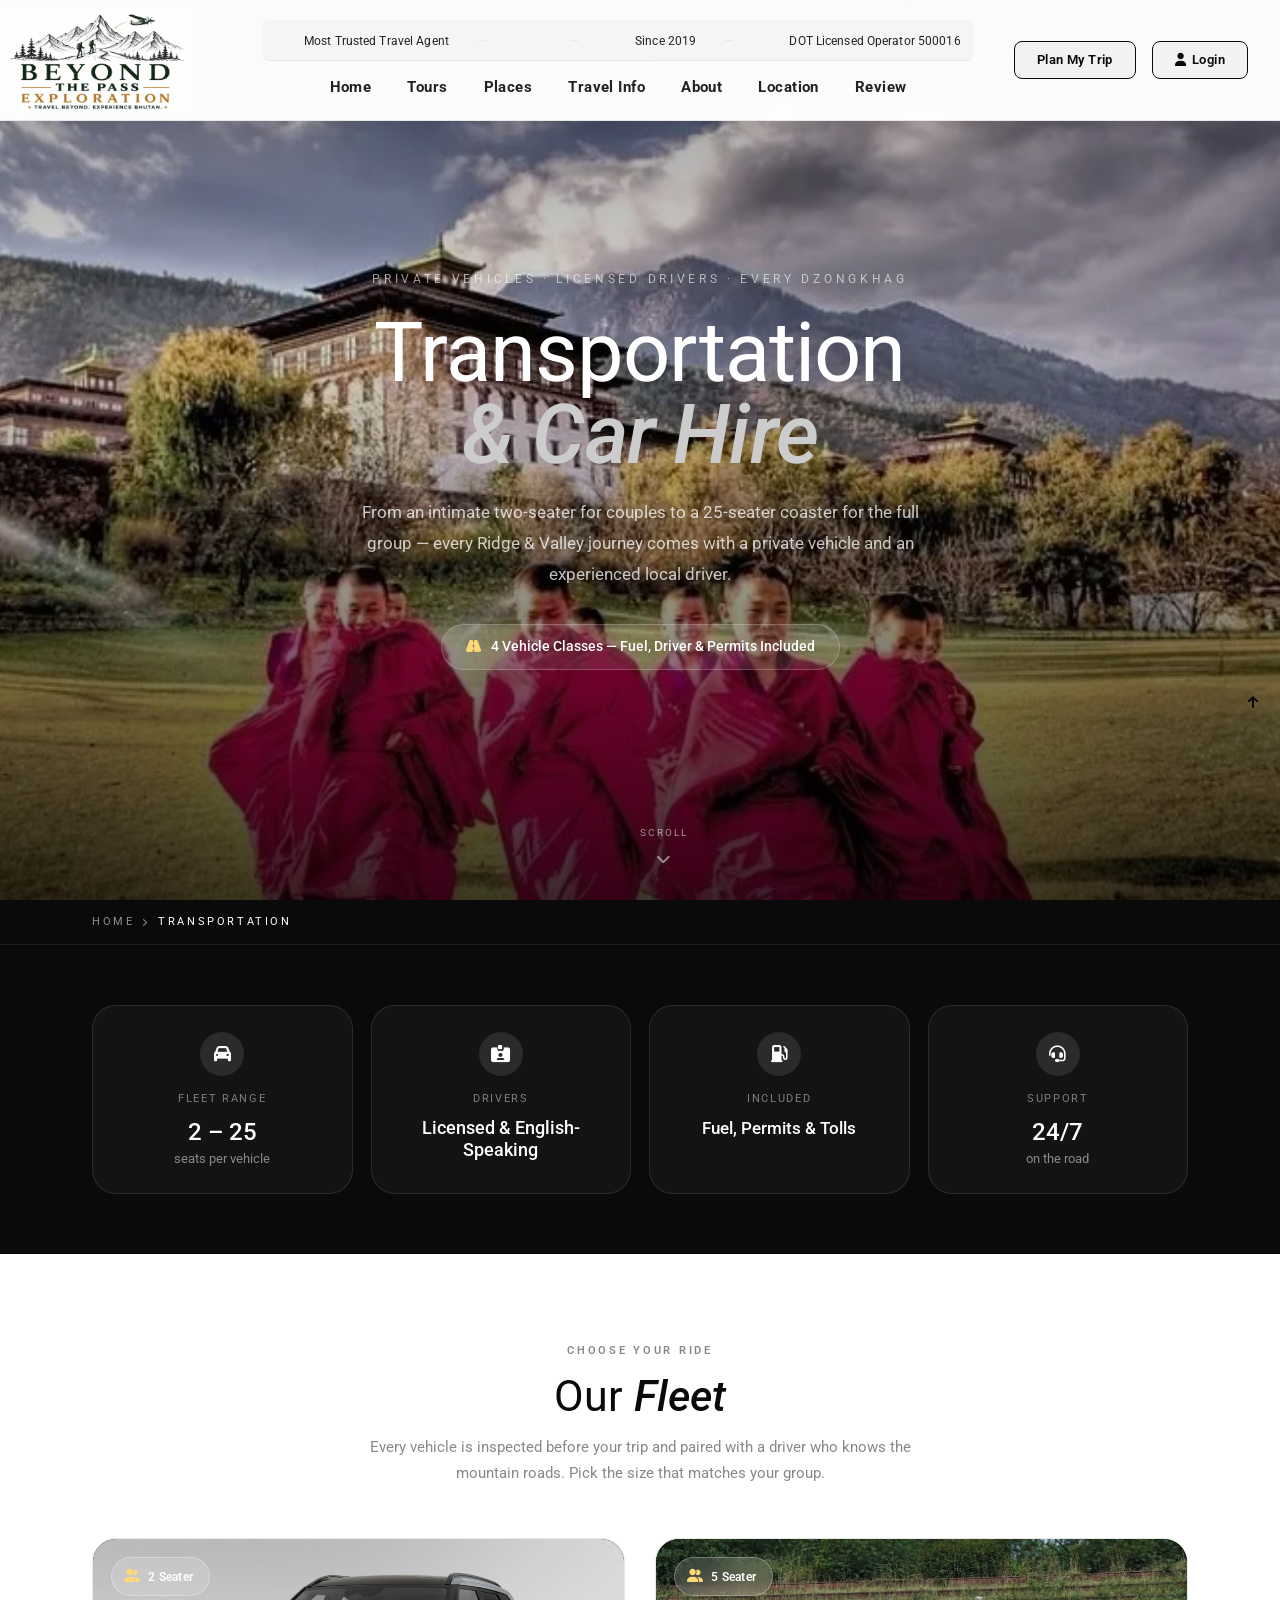
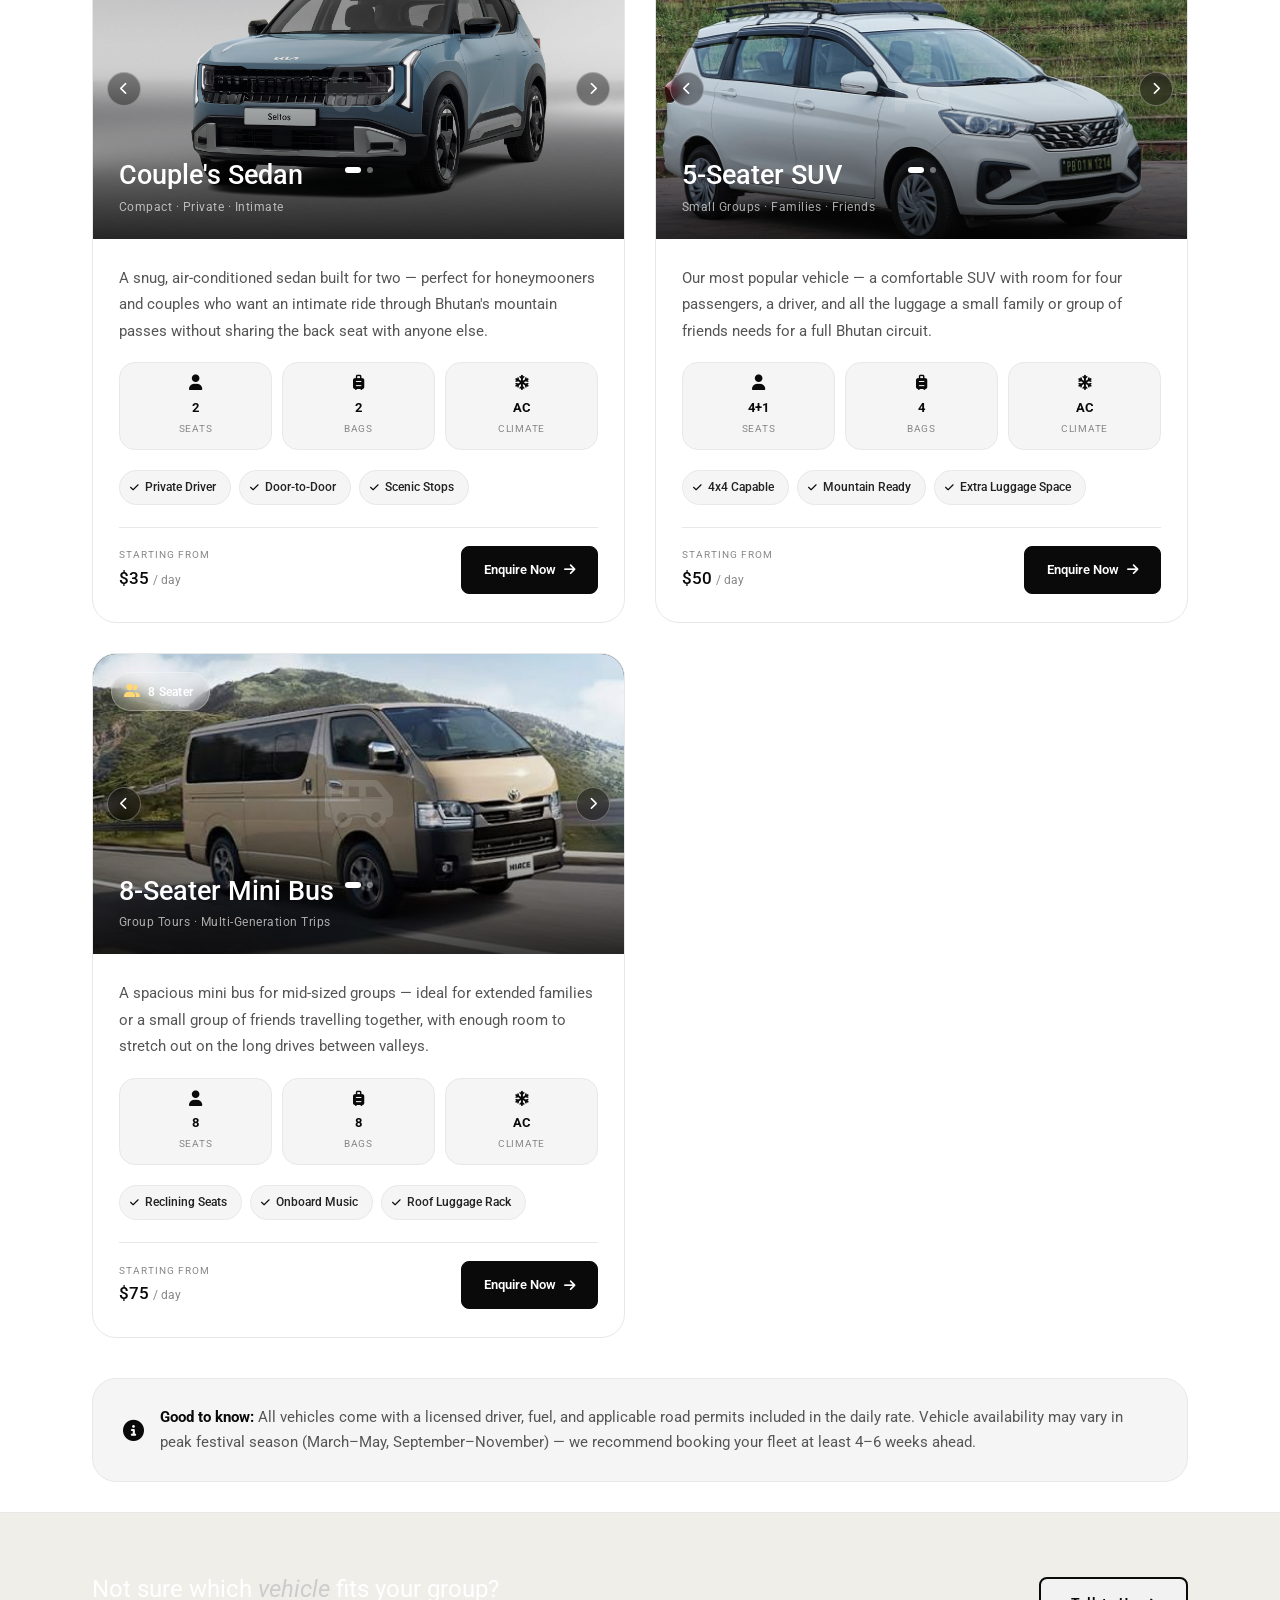
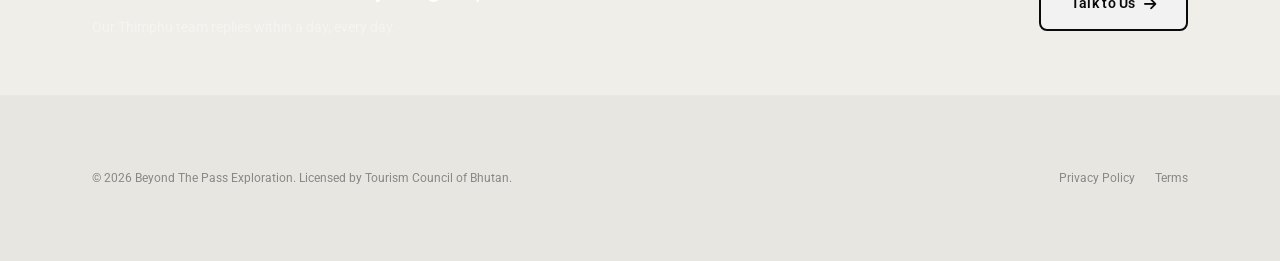
<file: transportation.html>
<!DOCTYPE html>
<html lang="en">
<head>
  <meta charset="UTF-8" />
  <meta name="viewport" content="width=device-width, initial-scale=1.0"/>
  <title>Transportation & Car Hire — Ridge & Valley Bhutan Travel</title>
  <link rel="preconnect" href="https://fonts.googleapis.com">
  <link href="https://fonts.googleapis.com/css2?family=Playfair+Display:ital,wght@0,400;0,500;0,700;1,400;1,500&family=Roboto:ital,wght@0,300;0,400;0,500;0,700;0,900;1,400&display=swap" rel="stylesheet"/>
  <link rel="stylesheet" href="https://cdnjs.cloudflare.com/ajax/libs/font-awesome/6.5.0/css/all.min.css"/>
  <link rel="stylesheet" href="style.css" />
  <script src="https://accounts.google.com/gsi/client" async defer></script>
  <style>
    /* ═══════════════════════════════════════════════════
       TRANSPORTATION — page-specific styles
    ════════════════════════════════════════════════════ */
/* ---- BIG HERO ---- */
    .tr-hero {
      position: relative; min-height: 100vh;
      display: flex; flex-direction: column; align-items: center; justify-content: center;
      overflow: hidden;
    }
    .tr-hero-bg {
      position: absolute; inset: 0; width: 100%; height: 100%;
      object-fit: cover; object-position: center;
      background: var(--black-3);
      animation: kenBurns 9s ease-in-out forwards;
    }
    .tr-hero-overlay {
      position: absolute; inset: 0;
      background: linear-gradient(to bottom, rgba(0,0,0,0.42) 0%, rgba(0,0,0,0.14) 38%, rgba(0,0,0,0.76) 100%);
    }
    .tr-hero-body { position: relative; z-index: 2; text-align: center; padding: 80px 24px 40px; animation: fadeUp 1s ease 0.3s both; }
    .tr-hero-eyebrow { font-size: 0.72rem; letter-spacing: 0.32em; text-transform: uppercase; color: rgba(255,255,255,0.6); margin-bottom: 22px; display: block; }
    .tr-hero h1 { font-family: var(--ff-display); font-size: clamp(2.6rem, 7vw, 5.2rem); font-weight: 400; color: var(--white); line-height: 0.98; margin-bottom: 22px; letter-spacing: -0.01em; }
    .tr-hero h1 em { font-style: italic; font-weight: 500; color: var(--light); }
    .tr-hero p { color: rgba(255,255,255,0.75); font-size: 1.08rem; max-width: 580px; margin: 0 auto 8px; line-height: 1.8; }
    .tr-hero-badge { display: inline-flex; align-items: center; gap: 10px; background: rgba(255,255,255,0.1); backdrop-filter: blur(16px); border: 1px solid rgba(255,255,255,0.2); border-radius: 999px; padding: 10px 24px; margin-top: 26px; font-size: 0.85rem; color: var(--white); font-weight: 500; animation: fadeUp 1s ease 0.6s both; }
    .tr-hero-badge strong { font-family: var(--ff-display); font-style: italic; }
    .tr-hero-scroll { position: absolute; bottom: 34px; left: 50%; transform: translateX(-50%); z-index: 2; display: flex; flex-direction: column; align-items: center; gap: 10px; color: rgba(255,255,255,0.55); font-size: 0.65rem; letter-spacing: 0.2em; text-transform: uppercase; cursor: pointer; animation: fadeUp 1s ease 0.9s both; }
    .tr-hero-scroll i { font-size: 0.9rem; animation: bounceDown 1.8s ease-in-out infinite; }
    @keyframes bounceDown { 0%,100% { transform: translateY(0); opacity: 0.5; } 50% { transform: translateY(8px); opacity: 1; } }

    /* ---- Breadcrumb ---- */
    .crumb-bar { position: sticky; top: 72px; z-index: 850; background: var(--black); border-bottom: 1px solid rgba(255,255,255,0.08); }
    .crumb-bar .wrap { padding: 13px 32px; }
    .info-crumb { font-size: 0.68rem; letter-spacing: 0.24em; text-transform: uppercase; color: rgba(255,255,255,0.55); display: flex; align-items: center; gap: 8px; }
    .info-crumb a { color: rgba(255,255,255,0.55); transition: color 0.25s; }
    .info-crumb a:hover { color: var(--white); }
    .info-crumb .current { color: var(--white); }

    /* ---- Quick facts banner ---- */
    .tr-fact-sec { background: var(--black); padding: 60px 0; }
    .tr-fact-grid { display: grid; grid-template-columns: repeat(4, 1fr); gap: 18px; }
    .tr-fact-card { background: rgba(255,255,255,0.04); border: 1px solid rgba(255,255,255,0.1); border-radius: var(--r-xl); padding: 26px 22px; text-align: center; transition: var(--t); }
    .tr-fact-card:hover { background: rgba(255,255,255,0.08); border-color: rgba(255,255,255,0.3); transform: translateY(-6px); }
    .tf-icon { width: 44px; height: 44px; border-radius: 50%; background: rgba(255,255,255,0.1); display: flex; align-items: center; justify-content: center; margin: 0 auto 14px; color: var(--white); font-size: 1.05rem; }
    .tf-label { font-size: 0.66rem; letter-spacing: 0.16em; text-transform: uppercase; color: rgba(255,255,255,0.45); margin-bottom: 10px; }
    .tf-value { font-family: var(--ff-display); font-size: 1.5rem; color: var(--white); font-weight: 500; line-height: 1.2; }
    .tf-value small { font-size: 0.8rem; font-weight: 400; color: rgba(255,255,255,0.5); display: block; margin-top: 4px; }

    /* ---- Fleet section head ---- */
    .tr-fleet-sec { background: var(--white); padding: 88px 0 30px; }
    .tr-fleet-head { text-align: center; margin-bottom: 52px; }
    .tr-fleet-head .sec-label { display:block; font-size:0.68rem; font-weight:600; letter-spacing:0.25em; text-transform:uppercase; color:var(--muted); margin-bottom:12px; }
    .tr-fleet-head .sec-title { font-family: var(--ff-display); font-size: clamp(1.9rem, 3.6vw, 2.7rem); font-weight: 400; color: var(--black); margin-bottom: 12px; }
    .tr-fleet-head .sec-title em { font-style: italic; font-weight: 500; }
    .tr-fleet-head p { color: var(--muted); font-size: 0.96rem; max-width: 560px; margin: 0 auto; }

    /* ---- Fleet grid ---- */
    .tr-grid { display: grid; grid-template-columns: repeat(2, 1fr); gap: 30px; }

    .tr-card {
      position: relative;
      background: var(--white);
      border: 1px solid var(--border);
      border-radius: var(--r-xl);
      overflow: hidden;
      display: flex; flex-direction: column;
      transition: transform 0.45s cubic-bezier(0.16,1,0.3,1), box-shadow 0.45s ease, border-color 0.45s ease;
    }
    .tr-card:hover { transform: translateY(-10px); box-shadow: var(--shadow); border-color: transparent; }

    .tr-card-img { position: relative; height: 300px; overflow: hidden; background: linear-gradient(135deg, var(--black-3), var(--black-2)); }
    .tr-img-slides { position: relative; width: 100%; height: 100%; }
    .tr-img-slide { position: absolute; inset: 0; opacity: 0; transition: opacity 0.5s ease; }
    .tr-img-slide.active { opacity: 1; }
    .tr-card-img img { width: 100%; height: 100%; object-fit: cover; transition: transform 0.7s cubic-bezier(0.16,1,0.3,1); filter: grayscale(18%) brightness(0.97); display: block; }
    .tr-card:hover .tr-card-img img { transform: scale(1.08); filter: grayscale(0%) brightness(1.02); }
    .tr-card-img .icon-fallback { position:absolute; inset:0; display:flex; align-items:center; justify-content:center; font-size:3.4rem; color:rgba(255,255,255,0.15); }

    .tr-img-nav { position: absolute; top: 50%; transform: translateY(-50%); width: 34px; height: 34px; border-radius: 50%; background: rgba(0,0,0,0.4); backdrop-filter: blur(6px); border: 1px solid rgba(255,255,255,0.3); color: var(--white); display: flex; align-items: center; justify-content: center; font-size: 0.8rem; z-index: 5; pointer-events: auto; transition: var(--t); cursor: pointer; }
    .tr-img-nav:hover { background: rgba(0,0,0,0.65); }
    .tr-img-prev { left: 14px; }
    .tr-img-next { right: 14px; }
    .tr-img-nav i { pointer-events: none; }
    .tr-img-dots { position: absolute; bottom: 66px; left: 50%; transform: translateX(-50%); display: flex; gap: 6px; z-index: 5; }
    .tr-img-dot { width: 6px; height: 6px; border-radius: 50%; background: rgba(255,255,255,0.4); transition: var(--t); cursor: pointer; position: relative; z-index: 5; pointer-events: auto; }
    .tr-img-dot.active { background: var(--white); width: 16px; border-radius: 4px; }
    .tr-img-veil { position: absolute; inset: 0; background: linear-gradient(to top, rgba(0,0,0,0.75) 0%, rgba(0,0,0,0.05) 45%, transparent 65%); pointer-events: none; }

    .tr-seat-badge {
      position: absolute; top: 18px; left: 18px;
      display: flex; align-items: center; gap: 8px;
      background: rgba(255,255,255,0.14); backdrop-filter: blur(10px);
      border: 1px solid rgba(255,255,255,0.28); border-radius: 999px;
      padding: 8px 16px 8px 12px; color: var(--white);
      font-size: 0.78rem; font-weight: 600; letter-spacing: 0.02em;
      transition: var(--t);
    }
    .tr-card:hover .tr-seat-badge { background: rgba(255,255,255,0.22); }
    .tr-seat-badge i { font-size: 0.8rem; color: #ffd875; }

    .tr-ideal-badge {
      position: absolute; top: 18px; right: 18px;
      background: var(--white); color: var(--black);
      font-size: 0.62rem; font-weight: 700; letter-spacing: 0.1em; text-transform: uppercase;
      padding: 6px 12px; border-radius: 999px;
      transform: translateY(-4px); opacity: 0; transition: var(--t);
    }
    .tr-card:hover .tr-ideal-badge { transform: translateY(0); opacity: 1; }

    .tr-card-name {
      position: absolute; bottom: 0; left: 0; right: 0; padding: 22px 26px;
    }
    .tr-card-name h3 { font-family: var(--ff-display); font-size: 1.7rem; color: var(--white); font-weight: 500; line-height: 1.15; }
    .tr-card-name span { font-size: 0.78rem; color: rgba(255,255,255,0.65); letter-spacing: 0.04em; display: block; margin-top: 4px; }

    .tr-card-body { padding: 26px 26px 28px; flex: 1; display: flex; flex-direction: column; }
    .tr-card-desc { font-size: 0.92rem; color: var(--mid); line-height: 1.8; margin-bottom: 18px; flex: 1; }

    .tr-specs { display: grid; grid-template-columns: repeat(3, 1fr); gap: 10px; margin-bottom: 20px; }
    .tr-spec {
      text-align: center; background: var(--off-white); border: 1px solid var(--border);
      border-radius: var(--r-lg); padding: 12px 8px; transition: var(--t);
    }
    .tr-card:hover .tr-spec { border-color: rgba(0,0,0,0.12); }
    .tr-spec i { color: var(--black); font-size: 0.95rem; margin-bottom: 6px; display: block; }
    .tr-spec .sp-val { font-size: 0.82rem; font-weight: 700; color: var(--black); }
    .tr-spec .sp-lbl { font-size: 0.6rem; color: var(--muted); text-transform: uppercase; letter-spacing: 0.08em; margin-top: 2px; }

    .tr-feat-list { display: flex; flex-wrap: wrap; gap: 8px; margin-bottom: 22px; }
    .tr-feat {
      display: inline-flex; align-items: center; gap: 6px;
      background: var(--off-white); border: 1px solid var(--border); border-radius: 999px;
      padding: 6px 14px 6px 10px; font-size: 0.76rem; color: var(--dark); font-weight: 500;
      transition: var(--t);
    }
    .tr-feat i { font-size: 0.62rem; color: var(--black); }
    .tr-card:hover .tr-feat { background: var(--black); color: var(--white); border-color: var(--black); }
    .tr-card:hover .tr-feat i { color: #ffd875; }

    .tr-card-foot { display: flex; align-items: center; justify-content: space-between; gap: 14px; padding-top: 18px; border-top: 1px solid var(--border); }
    .tr-price { display: flex; flex-direction: column; }
    .tr-price .pr-lbl { font-size: 0.62rem; color: var(--muted); text-transform: uppercase; letter-spacing: 0.1em; }
    .tr-price .pr-val { font-family: var(--ff-display); font-size: 1.05rem; color: var(--black); font-weight: 500; }
    .tr-price .pr-val small { font-size: 0.72rem; color: var(--muted); font-weight: 400; }

    .tr-enquire {
      position: relative; overflow: hidden;
      padding: 12px 22px; border-radius: var(--r); border: 1.5px solid var(--black);
      background: var(--black); color: var(--white); font-size: 0.82rem; font-weight: 600;
      display: inline-flex; align-items: center; gap: 8px; white-space: nowrap;
      transition: var(--t);
    }
    .tr-enquire:hover { background: transparent; color: var(--black); gap: 12px; }
    .tr-enquire i { transition: transform 0.3s ease; }
    .tr-enquire:hover i { transform: translateX(3px); }

    /* ---- Info strip below grid ---- */
    .tr-info-strip {
      display: flex; align-items: center; gap: 16px;
      background: var(--off-white); border: 1px solid var(--border);
      border-radius: var(--r-xl); padding: 26px 30px; margin-top: 40px;
    }
    .tr-info-strip i { font-size: 1.3rem; color: var(--black); flex-shrink: 0; }
    .tr-info-strip p { font-size: 0.92rem; color: var(--mid); line-height: 1.7; margin: 0; }
    .tr-info-strip strong { color: var(--black); }

    @media (max-width: 1100px) {
      .tr-fact-grid { grid-template-columns: 1fr 1fr; }
      .tr-grid { grid-template-columns: 1fr; }
    }
    @media (max-width: 768px) {
      .tr-hero { min-height: 82vh; }
      .tr-fleet-sec { padding: 56px 0 24px; }
      .tr-fact-grid { grid-template-columns: 1fr 1fr; }
      .tr-specs { grid-template-columns: repeat(3, 1fr); }
      .tr-card-foot { flex-direction: column; align-items: flex-start; }
      .tr-enquire { width: 100%; justify-content: center; }
      .tr-info-strip { flex-direction: column; text-align: center; }
    }
  </style>
</head>
<body>

<!-- HEADER -->
<header id="header">
  <div class="hdr-inner">
    <a href="index.html#home" class="logo">
      <img src="img/finallogo2.jpeg" alt="Beyond The Pass Exploration" class="logo-img"/>
      <div class="logo-text">
        <span class="logo-name"></span>
        <span class="logo-tag"></span>
      </div>
    </a>

    <div class="hdr-middle">
      <div class="ticker-bar" id="tickerBar">
        <div class="ticker-track">
          <div class="ticker-content" id="tickerContent">
            <span>Most Trusted Travel Agent</span>
              <span></span>
              <!-- <span>Jomolhari Trek departures filling fast for this season</span> -->
               <span>Since 2019</span> 
              <span>DOT Licensed Operator 50001643</span>
          </div>
        </div>
      </div>

      <nav class="nav">
        <a href="index.html#home" class="nav-a">Home</a>
        <a href="tour.html" class="nav-a active">Tours</a>
        <a href="place.html" class="nav-a">Places</a>
        <a href="travel-info.html" class="nav-a">Travel Info</a>
        <a href="about.html" class="nav-a">About</a>
        <a href="map.htm" class="nav-a">Location</a>
        <a href="review.html" class="nav-a">Review</a>
        <a href="admin-dashboard.html" class="nav-a" id="adminNavLinkDesktop" style="display:none">Admin</a>
      </nav>
    </div>

    <div class="hdr-right">
      <a href="plan-trip.html" class="hdr-btn">Plan My Trip</a>
      <div class="login-popup-wrapper">
        <button class="hdr-login-btn" id="loginTrigger">
          <i class="fa-solid fa-user"></i> <span id="loginBtnLabel">Login</span>
        </button>
        <div class="login-popup" id="loginPopup">
          <div class="popup-arrow"></div>

          <!-- LOGGED IN STATE -->
          <div class="lp-panel" id="panel-loggedin" style="display:none">
            <div class="lp-user-avatar" id="lpAvatar">U</div>
            <p class="lp-user-name" id="lpName">User</p>
            <p class="lp-user-email" id="lpEmail">user@email.com</p>
            <button class="lp-submit lp-logout-btn" id="lpLogout">Sign Out</button>
          </div>

          <!-- AUTH STATE -->
          <div id="panel-auth">
            <div class="lp-tabs">
              <button class="lp-tab active" data-tab="signin">Sign In</button>
              <button class="lp-tab" data-tab="signup">Sign Up</button>
            </div>

            <!-- SIGN IN -->
            <div class="lp-panel" id="panel-signin">
              <button class="fb-login-btn" id="fbSignin"><i class="fa-brands fa-facebook-f"></i> Continue with Facebook</button>
              <button class="google-login-btn" id="googleSignin"><i class="fa-brands fa-google"></i> Continue with Google</button>
              <div class="lp-or"><span>or</span></div>
              <div class="lp-field">
                <input type="email" id="si-email" placeholder="Email address" autocomplete="email"/>
                <span class="lp-err" id="si-email-err"></span>
              </div>
              <div class="lp-field">
                <div class="lp-pw-wrap">
                  <input type="password" id="si-password" placeholder="Password" autocomplete="current-password"/>
                  <button type="button" class="lp-eye" data-target="si-password"><i class="fa-solid fa-eye"></i></button>
                </div>
                <span class="lp-err" id="si-pw-err"></span>
              </div>
              <a href="#" class="lp-forgot" id="forgotLink">Forgot password?</a>
              <button class="lp-submit" id="siSubmit">Sign In</button>
              <p class="lp-switch">No account? <a href="#" data-switch="signup">Sign up</a></p>
            </div>

            <!-- SIGN UP -->
            <div class="lp-panel" id="panel-signup" style="display:none">
              <button class="fb-login-btn" id="fbSignup"><i class="fa-brands fa-facebook-f"></i> Continue with Facebook</button>
              <button class="google-login-btn" id="googleSignup"><i class="fa-brands fa-google"></i> Continue with Google</button>
              <div class="lp-or"><span>or</span></div>
              <div class="lp-field">
                <input type="text" id="su-name" placeholder="Full name" autocomplete="name"/>
                <span class="lp-err" id="su-name-err"></span>
              </div>
              <div class="lp-field">
                <input type="email" id="su-email" placeholder="Email address" autocomplete="email"/>
                <span class="lp-err" id="su-email-err"></span>
              </div>
              <div class="lp-field">
                <div class="lp-pw-wrap">
                  <input type="password" id="su-password" placeholder="Create password (min 6 chars)" autocomplete="new-password"/>
                  <button type="button" class="lp-eye" data-target="su-password"><i class="fa-solid fa-eye"></i></button>
                </div>
                <div class="lp-strength" id="su-strength"><div class="lp-strength-bar" id="su-strength-bar"></div></div>
                <span class="lp-err" id="su-pw-err"></span>
              </div>
              <button class="lp-submit" id="suSubmit">Create Account</button>
              <p class="lp-switch">Have an account? <a href="#" data-switch="signin">Sign in</a></p>
            </div>

            <!-- FORGOT PASSWORD -->
            <div class="lp-panel" id="panel-forgot" style="display:none">
              <p style="font-size:13px;color:#555;margin-bottom:12px;">Enter your email and we'll send a reset link.</p>
              <div class="lp-field">
                <input type="email" id="fp-email" placeholder="Email address"/>
                <span class="lp-err" id="fp-err"></span>
              </div>
              <button class="lp-submit" id="fpSubmit">Send Reset Link</button>
              <p class="lp-switch"><a href="#" id="backToSignin">← Back to Sign In</a></p>
            </div>
          </div>

          <p class="lp-status" id="lpStatus"></p>
        </div>
      </div>
      <button class="burger" id="burger" aria-label="Menu">
        <span></span><span></span><span></span>
      </button>
    </div>
  </div>
</header>

<!-- MOBILE NAV -->
<div class="mob-overlay" id="mobOverlay">
  <div class="mob-nav" id="mobNav">
    <button class="mob-close" id="mobClose"><i class="fa-solid fa-xmark"></i></button>
    <div class="mob-logo">Ridge & Valley</div>
    <nav class="mob-links">
      <a href="index.html#home">Home</a>
      <a href="tour.html">Tours</a>
      <a href="place.html">Places</a>
      <a href="travel-info.html">Travel Info</a>
      <a href="about.html">About</a>
      <a href="map.htm">Location</a>
      <a href="review.html">Review</a>
      <a href="admin-dashboard.html" class="nav-a" id="adminNavLink" style="display:none">Admin</a>
    </nav>
    <a href="plan-trip.html" class="mob-cta">Plan My Trip →</a>
  </div>
</div>

  <!-- BIG HERO -->
  <section class="tr-hero">
    <img src="images/dac67f21183279a32942a9f2c55e72a9.webp" alt="Bhutan hero" class="tr-hero-bg">
    <div class="tr-hero-overlay"></div>
    <div class="tr-hero-body">
      <span class="tr-hero-eyebrow">Private Vehicles · Licensed Drivers · Every Dzongkhag</span>
      <h1>Transportation<br/><em>& Car Hire</em></h1>
      <p>From an intimate two-seater for couples to a 25-seater coaster for the full group — every Ridge & Valley journey comes with a private vehicle and an experienced local driver.</p>
      <div class="tr-hero-badge"><i class="fa-solid fa-road" style="color:#ffd875"></i> 4 Vehicle Classes — Fuel, Driver & Permits Included</div>
    </div>
    <div class="tr-hero-scroll"><span>Scroll</span><i class="fa-solid fa-chevron-down"></i></div>
  </section>

  <!-- BREADCRUMB -->
  <div class="crumb-bar">
    <div class="wrap">
      <p class="info-crumb">
        <a href="index.html">Home</a> <i class="fa-solid fa-chevron-right" style="font-size:8px"></i>
        <span class="current">Transportation</span>
      </p>
    </div>
  </div>

  <!-- QUICK FACTS -->
  <section class="tr-fact-sec">
    <div class="wrap">
      <div class="tr-fact-grid">
        <div class="tr-fact-card">
          <div class="tf-icon"><i class="fa-solid fa-car"></i></div>
          <div class="tf-label">Fleet Range</div>
          <div class="tf-value">2 – 25 <small>seats per vehicle</small></div>
        </div>
        <div class="tr-fact-card">
          <div class="tf-icon"><i class="fa-solid fa-id-card-clip"></i></div>
          <div class="tf-label">Drivers</div>
          <div class="tf-value" style="font-size:1.1rem;">Licensed &amp; English-Speaking</div>
        </div>
        <div class="tr-fact-card">
          <div class="tf-icon"><i class="fa-solid fa-gas-pump"></i></div>
          <div class="tf-label">Included</div>
          <div class="tf-value" style="font-size:1.05rem;">Fuel, Permits &amp; Tolls</div>
        </div>
        <div class="tr-fact-card">
          <div class="tf-icon"><i class="fa-solid fa-headset"></i></div>
          <div class="tf-label">Support</div>
          <div class="tf-value">24/7 <small>on the road</small></div>
        </div>
      </div>
    </div>
  </section>

  <!-- FLEET GRID -->
  <section class="tr-fleet-sec">
    <div class="wrap">

      <div class="tr-fleet-head">
        <span class="sec-label">Choose Your Ride</span>
        <h2 class="sec-title">Our <em>Fleet</em></h2>
        <p>Every vehicle is inspected before your trip and paired with a driver who knows the mountain roads. Pick the size that matches your group.</p>
      </div>

      <div class="tr-grid">

        <!-- CAR FOR COUPLE -->
        <div class="tr-card">
          <div class="tr-card-img">
            <div class="tr-img-slides">
              <div class="tr-img-slide active">
                <img src="tour/c2.jpg" alt="Sedan car for couples" onerror="this.remove()">
                <div class="icon-fallback"><i class="fa-solid fa-car-side"></i></div>
              </div>
              <div class="tr-img-slide">
                <img src="tour/c1.jpg" alt="Sedan car for couples interior" onerror="this.remove()">
                <div class="icon-fallback"><i class="fa-solid fa-car-side"></i></div>
              </div>
            </div>
            <button type="button" class="tr-img-nav tr-img-prev"><i class="fa-solid fa-chevron-left"></i></button>
            <button type="button" class="tr-img-nav tr-img-next"><i class="fa-solid fa-chevron-right"></i></button>
            <div class="tr-img-dots"><span class="tr-img-dot active"></span><span class="tr-img-dot"></span></div>
            <div class="tr-img-veil"></div>
            <span class="tr-seat-badge"><i class="fa-solid fa-user-group"></i> 2 Seater</span>
            <span class="tr-ideal-badge">Best for Couples</span>
            <div class="tr-card-name">
              <h3>Couple's Sedan</h3>
              <span>Compact · Private · Intimate</span>
            </div>
          </div>
          <div class="tr-card-body">
            <p class="tr-card-desc">A snug, air-conditioned sedan built for two — perfect for honeymooners and couples who want an intimate ride through Bhutan's mountain passes without sharing the back seat with anyone else.</p>
            <div class="tr-specs">
              <div class="tr-spec"><i class="fa-solid fa-user"></i><div class="sp-val">2</div><div class="sp-lbl">Seats</div></div>
              <div class="tr-spec"><i class="fa-solid fa-suitcase-rolling"></i><div class="sp-val">2</div><div class="sp-lbl">Bags</div></div>
              <div class="tr-spec"><i class="fa-solid fa-snowflake"></i><div class="sp-val">AC</div><div class="sp-lbl">Climate</div></div>
            </div>
            <div class="tr-feat-list">
              <span class="tr-feat"><i class="fa-solid fa-check"></i>Private Driver</span>
              <span class="tr-feat"><i class="fa-solid fa-check"></i>Door-to-Door</span>
              <span class="tr-feat"><i class="fa-solid fa-check"></i>Scenic Stops</span>
            </div>
            <div class="tr-card-foot">
              <div class="tr-price"><span class="pr-lbl">Starting from</span><span class="pr-val">$35 <small>/ day</small></span></div>
              <a href="index.html#contact" class="tr-enquire">Enquire Now <i class="fa-solid fa-arrow-right"></i></a>
            </div>
          </div>
        </div>

        <!-- 5 SEATER CAR -->
        <div class="tr-card">
          <div class="tr-card-img">
            <div class="tr-img-slides">
              <div class="tr-img-slide active">
                <img src="tour/r2.jpg" alt="5 seater SUV" onerror="this.remove()">
                <div class="icon-fallback"><i class="fa-solid fa-car"></i></div>
              </div>
              <div class="tr-img-slide">
                <img src="tour/r1.avif" alt="5 seater SUV interior" onerror="this.remove()">
                <div class="icon-fallback"><i class="fa-solid fa-car"></i></div>
              </div>
            </div>
            <button type="button" class="tr-img-nav tr-img-prev"><i class="fa-solid fa-chevron-left"></i></button>
            <button type="button" class="tr-img-nav tr-img-next"><i class="fa-solid fa-chevron-right"></i></button>
            <div class="tr-img-dots"><span class="tr-img-dot active"></span><span class="tr-img-dot"></span></div>
            <div class="tr-img-veil"></div>
            <span class="tr-seat-badge"><i class="fa-solid fa-user-group"></i> 5 Seater</span>
            <span class="tr-ideal-badge">Best for Families</span>
            <div class="tr-card-name">
              <h3>5-Seater SUV</h3>
              <span>Small Groups · Families · Friends</span>
            </div>
          </div>
          <div class="tr-card-body">
            <p class="tr-card-desc">Our most popular vehicle — a comfortable SUV with room for four passengers, a driver, and all the luggage a small family or group of friends needs for a full Bhutan circuit.</p>
            <div class="tr-specs">
              <div class="tr-spec"><i class="fa-solid fa-user"></i><div class="sp-val">4+1</div><div class="sp-lbl">Seats</div></div>
              <div class="tr-spec"><i class="fa-solid fa-suitcase-rolling"></i><div class="sp-val">4</div><div class="sp-lbl">Bags</div></div>
              <div class="tr-spec"><i class="fa-solid fa-snowflake"></i><div class="sp-val">AC</div><div class="sp-lbl">Climate</div></div>
            </div>
            <div class="tr-feat-list">
              <span class="tr-feat"><i class="fa-solid fa-check"></i>4x4 Capable</span>
              <span class="tr-feat"><i class="fa-solid fa-check"></i>Mountain Ready</span>
              <span class="tr-feat"><i class="fa-solid fa-check"></i>Extra Luggage Space</span>
            </div>
            <div class="tr-card-foot">
              <div class="tr-price"><span class="pr-lbl">Starting from</span><span class="pr-val">$50 <small>/ day</small></span></div>
              <a href="index.html#contact" class="tr-enquire">Enquire Now <i class="fa-solid fa-arrow-right"></i></a>
            </div>
          </div>
        </div>

        <!-- 8 SEATER MINI BUS -->
        <div class="tr-card">
          <div class="tr-card-img">
            <div class="tr-img-slides">
              <div class="tr-img-slide active">
                <img src="tour/h1.jpeg" alt="8 seater mini bus" onerror="this.remove()">
                <div class="icon-fallback"><i class="fa-solid fa-van-shuttle"></i></div>
              </div>
              <div class="tr-img-slide">
                <img src="tour/h2.jpg" alt="8 seater mini bus interior" onerror="this.remove()">
                <div class="icon-fallback"><i class="fa-solid fa-van-shuttle"></i></div>
              </div>
            </div>
            <button type="button" class="tr-img-nav tr-img-prev"><i class="fa-solid fa-chevron-left"></i></button>
            <button type="button" class="tr-img-nav tr-img-next"><i class="fa-solid fa-chevron-right"></i></button>
            <div class="tr-img-dots"><span class="tr-img-dot active"></span><span class="tr-img-dot"></span></div>
            <div class="tr-img-veil"></div>
            <span class="tr-seat-badge"><i class="fa-solid fa-user-group"></i> 8 Seater</span>
            <span class="tr-ideal-badge">Best for Groups</span>
            <div class="tr-card-name">
              <h3>8-Seater Mini Bus</h3>
              <span>Group Tours · Multi-Generation Trips</span>
            </div>
          </div>
          <div class="tr-card-body">
            <p class="tr-card-desc">A spacious mini bus for mid-sized groups — ideal for extended families or a small group of friends travelling together, with enough room to stretch out on the long drives between valleys.</p>
            <div class="tr-specs">
              <div class="tr-spec"><i class="fa-solid fa-user"></i><div class="sp-val">8</div><div class="sp-lbl">Seats</div></div>
              <div class="tr-spec"><i class="fa-solid fa-suitcase-rolling"></i><div class="sp-val">8</div><div class="sp-lbl">Bags</div></div>
              <div class="tr-spec"><i class="fa-solid fa-snowflake"></i><div class="sp-val">AC</div><div class="sp-lbl">Climate</div></div>
            </div>
            <div class="tr-feat-list">
              <span class="tr-feat"><i class="fa-solid fa-check"></i>Reclining Seats</span>
              <span class="tr-feat"><i class="fa-solid fa-check"></i>Onboard Music</span>
              <span class="tr-feat"><i class="fa-solid fa-check"></i>Roof Luggage Rack</span>
            </div>
            <div class="tr-card-foot">
              <div class="tr-price"><span class="pr-lbl">Starting from</span><span class="pr-val">$75 <small>/ day</small></span></div>
              <a href="index.html#contact" class="tr-enquire">Enquire Now <i class="fa-solid fa-arrow-right"></i></a>
            </div>
          </div>
        </div>

        </div>

      <div class="tr-info-strip">
        <i class="fa-solid fa-circle-info"></i>
        <p><strong>Good to know:</strong> All vehicles come with a licensed driver, fuel, and applicable road permits included in the daily rate. Vehicle availability may vary in peak festival season (March–May, September–November) — we recommend booking your fleet at least 4–6 weeks ahead.</p>
      </div>

    </div>
  </section>

  <!-- CTA STRIP -->
  <section class="events-sec" style="padding:56px 0;">
    <div class="wrap" style="display:flex;align-items:center;justify-content:space-between;flex-wrap:wrap;gap:18px;">
      <div>
        <h3 style="font-family:var(--ff-display);font-size:1.5rem;color:var(--white);font-weight:400;">Not sure which <em style="font-style:italic;color:var(--light)">vehicle</em> fits your group?</h3>
        <p style="color:rgba(255,255,255,0.4);font-size:0.85rem;margin-top:6px;">Our Thimphu team replies within a day, every day.</p>
      </div>
      <a href="index.html#contact" class="btn-primary">Talk to Us <i class="fa-solid fa-arrow-right"></i></a>
    </div>
  </section>

<!-- FOOTER (identical to site footer) -->
  <footer class="footer">
    <div class="wrap">
      <div class="footer-bottom">
        <p>© 2026 Beyond The Pass Exploration. Licensed by Tourism Council of Bhutan.</p>
        <div class="fb-links">
          <a href="#">Privacy Policy</a>
          <a href="#">Terms</a>
        </div>
      </div>
    </div>
  </footer>

  <!-- BACK TO TOP -->
  <button class="btt" id="btt" aria-label="Back to top"><i class="fa-solid fa-arrow-up"></i></button>

  <script src="script.js"></script>
  <script>
    // Mini image slider per vehicle card
    document.querySelectorAll('.tr-card-img').forEach(box => {
      const slides = Array.from(box.querySelectorAll('.tr-img-slide'));
      const dots   = Array.from(box.querySelectorAll('.tr-img-dot'));
      let idx = 0;
      function show(i) {
        idx = (i + slides.length) % slides.length;
        slides.forEach((s, n) => s.classList.toggle('active', n === idx));
        dots.forEach((d, n) => d.classList.toggle('active', n === idx));
      }
      box.querySelector('.tr-img-prev')?.addEventListener('click', e => { e.stopPropagation(); show(idx - 1); });
      box.querySelector('.tr-img-next')?.addEventListener('click', e => { e.stopPropagation(); show(idx + 1); });
      dots.forEach((d, n) => d.addEventListener('click', e => { e.stopPropagation(); show(n); }));
    });

    // Fallbacks in case script.js doesn't bind these on non-index pages
    const header = document.getElementById('header');
    window.addEventListener('scroll', () => {
      header.classList.toggle('scrolled', window.scrollY > 20);
      document.getElementById('btt').classList.toggle('show', window.scrollY > 500);
    });

    const burger = document.getElementById('burger');
    const mobOverlay = document.getElementById('mobOverlay');
    const mobClose = document.getElementById('mobClose');
    burger?.addEventListener('click', () => { mobOverlay.classList.add('open'); burger.classList.add('open'); });
    mobClose?.addEventListener('click', () => { mobOverlay.classList.remove('open'); burger.classList.remove('open'); });
    mobOverlay?.addEventListener('click', (e) => { if (e.target === mobOverlay) { mobOverlay.classList.remove('open'); burger.classList.remove('open'); } });

    document.getElementById('btt').addEventListener('click', () => window.scrollTo({ top: 0, behavior: 'smooth' }));

    document.querySelector('.tr-hero-scroll')?.addEventListener('click', () => {
      document.querySelector('.crumb-bar')?.scrollIntoView({ behavior: 'smooth' });
    });
  </script>
</body>
</html>
</file>
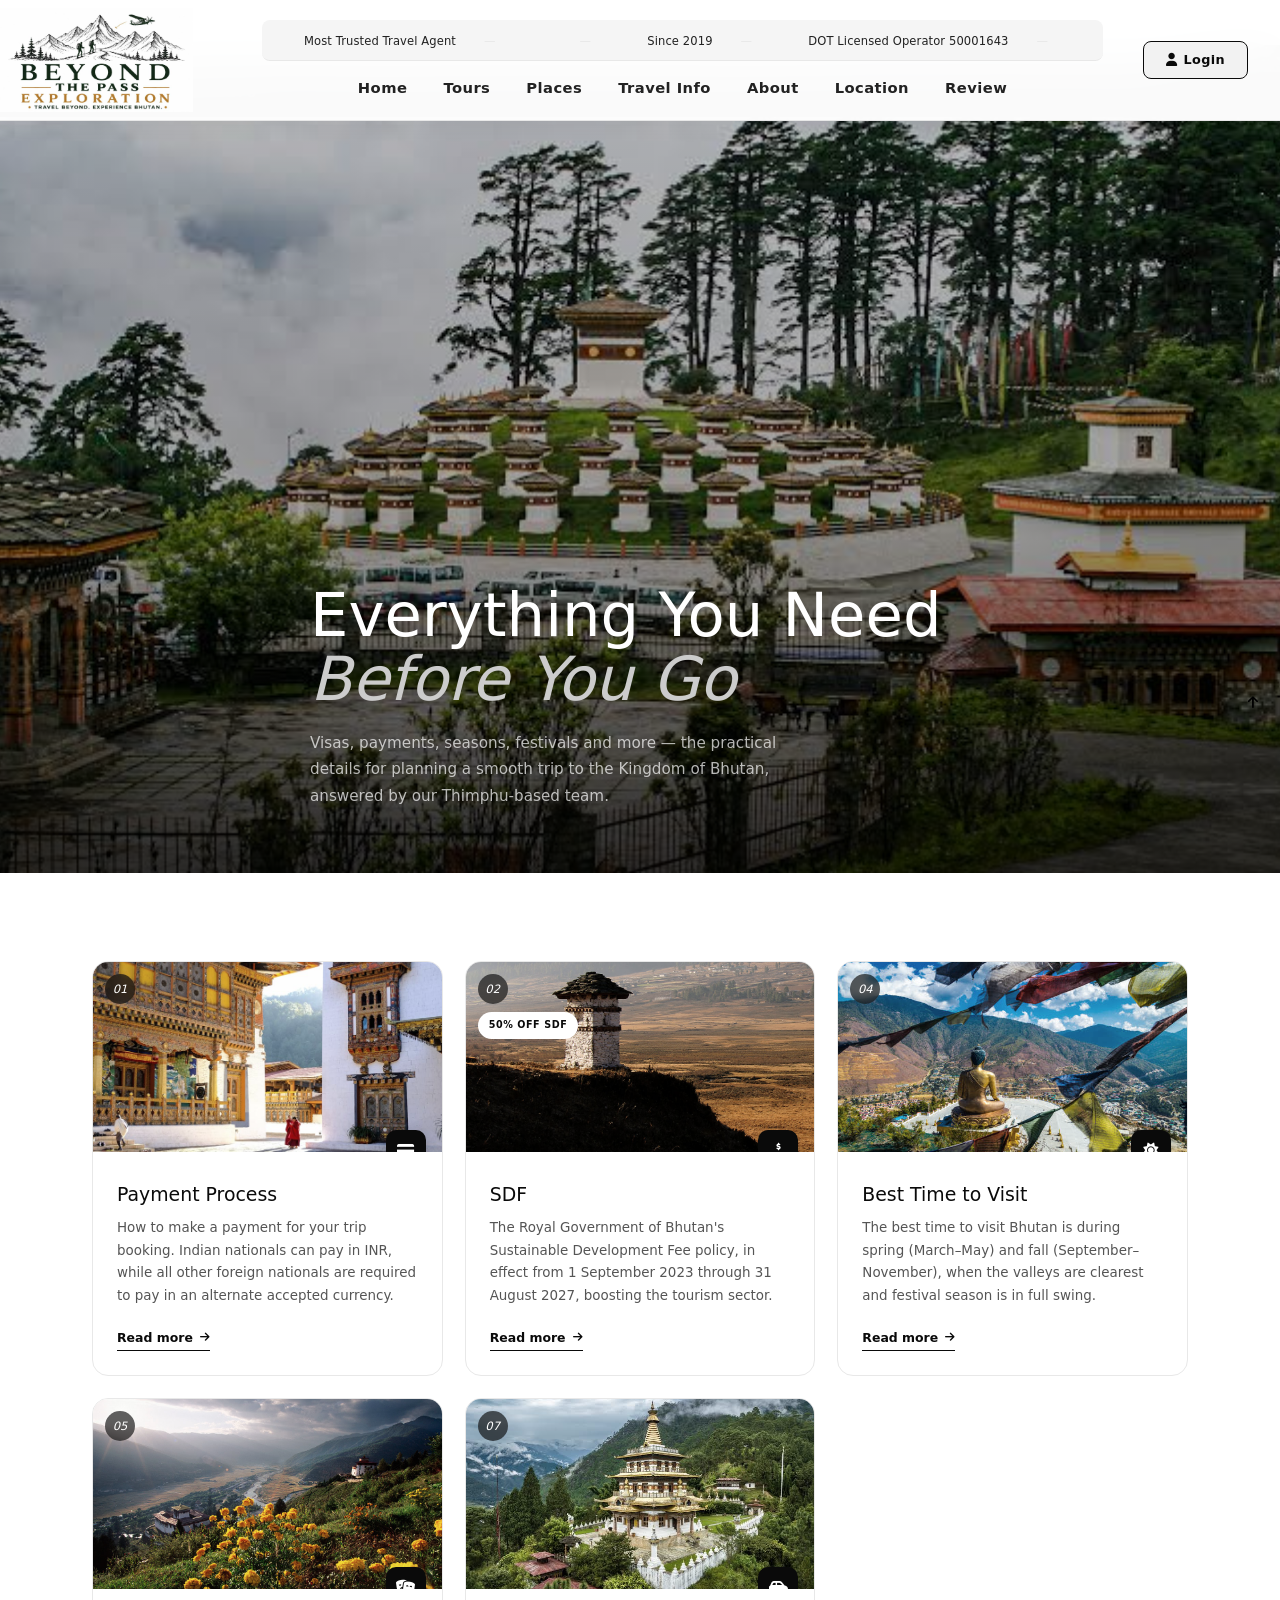
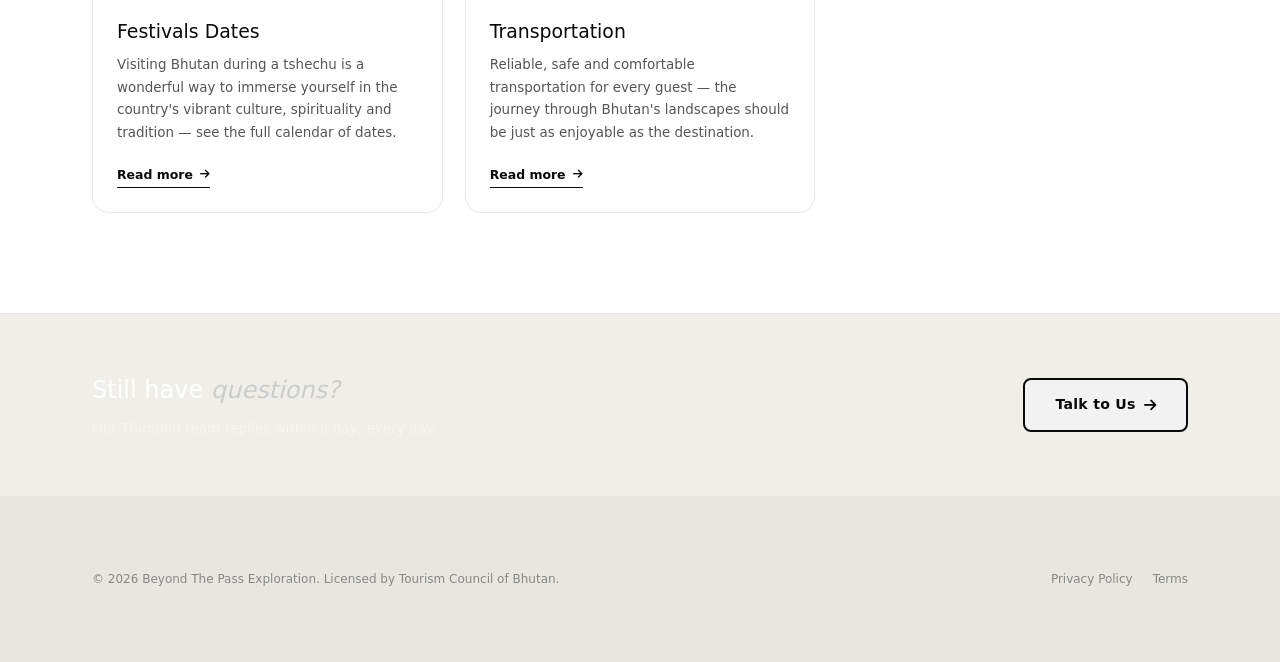
<file: travel-info.html>
<!DOCTYPE html>
<html lang="en">
<head>
  <meta charset="UTF-8" />
  <meta name="viewport" content="width=device-width, initial-scale=1.0"/>
  <title>Travel Info — Ridge & Valley Bhutan Travel</title>
  <link rel="preconnect" href="https://fonts.googleapis.com">
  <link href="https://fonts.googleapis.com/css2?family=Playfair+Display:ital,wght@0,400;0,500;0,700;1,400;1,500&family=Outfit:wght@300;400;500;600&display=swap" rel="stylesheet"/>
  <link rel="stylesheet" href="https://cdnjs.cloudflare.com/ajax/libs/font-awesome/6.5.0/css/all.min.css"/>
  <link rel="stylesheet" href="style.css" />
  <script src="https://accounts.google.com/gsi/client" async defer></script>
  <style>
    /* ═══════════════════════════════════════════════════
       TRAVEL INFO — page-specific styles
       (extends style.css, reuses its variables + language)
    ════════════════════════════════════════════════════ */

    /* Page header — full-bleed photo, same language as the homepage hero */
    .info-hero {
      position: relative;
      min-height: 92vh;
      display: flex; align-items: flex-end;
      overflow: hidden;
    }
    .info-hero-bg {
      position: absolute; inset: 0;
      width: 100%; height: 100%;
      object-fit: cover; object-position: center;
      background: var(--black-3); /* fallback tint while img loads / if missing */
    }
    .info-hero-overlay {
      position: absolute; inset: 0;
      background: linear-gradient(
        to top,
        rgba(0,0,0,0.82) 0%,
        rgba(0,0,0,0.35) 45%,
        rgba(0,0,0,0.25) 100%
      );
    }
    .info-hero .wrap { position: relative; z-index: 1; padding-bottom: 64px; padding-top: 160px; }
    .info-hero h1 {
      font-family: var(--ff-display);
      font-size: clamp(2.2rem, 5vw, 3.8rem);
      font-weight: 400; color: var(--white);
      line-height: 1.06; max-width: 660px;
    }
    .info-hero h1 em { font-style: italic; font-weight: 500; color: var(--light); }
    .info-hero p {
      color: rgba(255,255,255,0.7); font-size: 0.95rem;
      max-width: 480px; margin-top: 18px; line-height: 1.75;
    }

    /* Breadcrumb — sticky directly under the fixed header */
    .crumb-bar {
      position: sticky;
      top: 72px;
      z-index: 850;
      background: var(--black);
      border-bottom: 1px solid rgba(255,255,255,0.08);
    }
    .crumb-bar .wrap { padding: 13px 32px; }
    .info-crumb {
      font-size: 0.68rem; letter-spacing: 0.24em; text-transform: uppercase;
      color: rgba(255,255,255,0.55); display: flex; align-items: center; gap: 8px;
    }
    .info-crumb a { color: rgba(255,255,255,0.55); transition: color 0.25s; }
    .info-crumb a:hover { color: var(--white); }
    .info-crumb .current { color: var(--white); }

    /* Section wrapper */
    .info-section { background: var(--white); padding: 88px 0 100px; }

    /* Grid — asymmetric: first card (Payment) spans full width as an intro strip */
    .info-grid {
      display: grid;
      grid-template-columns: repeat(3, 1fr);
      gap: 22px;
    }
    .info-card {
      position: relative;
      background: var(--white);
      border: 1px solid var(--border);
      border-radius: var(--r-lg);
      overflow: hidden;
      display: flex; flex-direction: column;
      transition: var(--t);
    }
    .info-card:hover {
      transform: translateY(-6px);
      box-shadow: var(--shadow);
      border-color: transparent;
    }

    /* Photo placeholder on top — swap for your own <img> later */
    .ic-img {
      position: relative; height: 190px; overflow: hidden;
      background: var(--off-white);
    }
    .ic-img img {
      width: 100%; height: 100%; object-fit: cover;
      filter: grayscale(25%);
      transition: transform 0.6s ease, filter 0.6s ease;
    }
    .info-card:hover .ic-img img { transform: scale(1.07); filter: grayscale(0%); }
    .ic-placeholder {
      width: 100%; height: 100%;
      display: flex; flex-direction: column; align-items: center; justify-content: center;
      gap: 8px;
      background: var(--off-white);
      border-bottom: 1.5px dashed var(--border);
      color: var(--muted);
    }
    .ic-placeholder i { font-size: 1.35rem; }
    .ic-placeholder span { font-size: 0.62rem; letter-spacing: 0.14em; text-transform: uppercase; }
    .ic-num {
      position: absolute; top: 12px; left: 12px;
      width: 30px; height: 30px; border-radius: 50%;
      background: rgba(10,10,10,0.65); backdrop-filter: blur(4px);
      color: var(--white); font-family: var(--ff-display); font-style: italic;
      font-size: 0.72rem; display: flex; align-items: center; justify-content: center;
    }
    .ic-icon {
      position: absolute; bottom: -18px; right: 16px;
      width: 40px; height: 40px; border-radius: 10px;
      background: var(--black); color: var(--white);
      display: flex; align-items: center; justify-content: center;
      font-size: 0.95rem; box-shadow: 0 6px 16px rgba(0,0,0,0.25);
    }

    /* Body below the photo */
    .ic-body { padding: 30px 24px 24px; display: flex; flex-direction: column; flex: 1; }
    .info-card h3 {
      font-family: var(--ff-display);
      font-size: 1.18rem; font-weight: 500; color: var(--black);
      line-height: 1.3; margin-bottom: 10px;
    }
    .info-card p {
      font-size: 0.84rem; color: var(--mid); line-height: 1.68;
      margin-bottom: 20px; flex: 1;
    }
    .info-link {
      display: inline-flex; align-items: center; gap: 7px;
      font-size: 0.78rem; font-weight: 600; color: var(--black);
      align-self: flex-start; padding-bottom: 2px;
      border-bottom: 1.5px solid var(--black);
    }
    .info-link i { font-size: 0.68rem; transition: transform 0.25s; }
    .info-card:hover .info-link i { transform: translateX(4px); }

    /* Offer badge on SDF card */
    .info-badge {
      position: absolute; top: 50px; left: 12px; z-index: 2;
      background: var(--white); color: var(--black);
      font-size: 0.6rem; font-weight: 700; letter-spacing: 0.06em;
      text-transform: uppercase; padding: 5px 11px; border-radius: 999px;
    }

    @media (max-width: 1100px) {
      .info-grid { grid-template-columns: repeat(2, 1fr); }
    }
    @media (max-width: 768px) {
      .info-hero { min-height: 68vh; }
      .info-hero .wrap { padding-top: 130px; padding-bottom: 44px; }
      .info-grid { grid-template-columns: 1fr; }
      .info-section { padding: 64px 0 72px; }
    }
  </style>
</head>
<body>

<!-- HEADER -->
<header id="header">
  <div class="hdr-inner">
    <a href="index.html#home" class="logo">
      <img src="img/finallogo2.jpeg" alt="Beyond The Pass Exploration" class="logo-img"/>
      <div class="logo-text">
        <span class="logo-name"></span>
        <span class="logo-tag"></span>
      </div>
    </a>

    <div class="hdr-middle">
      <div class="ticker-bar" id="tickerBar">
        <div class="ticker-track">
          <div class="ticker-content" id="tickerContent">
            <span>Most Trusted Travel Agent</span>
              <span></span>
              <!-- <span>Jomolhari Trek departures filling fast for this season</span> -->
               <span>Since 2019</span> 
              <span>DOT Licensed Operator 50001643</span>
          </div>
        </div>
      </div>

      <nav class="nav">
        <a href="index.html#home" class="nav-a">Home</a>
        <a href="tour.html" class="nav-a">Tours</a>
        <a href="place.html" class="nav-a">Places</a>
        <a href="travel-info.html" class="nav-a active">Travel Info</a>
        <a href="about.html" class="nav-a">About</a>
        <a href="map.htm" class="nav-a">Location</a>
        <a href="review.html" class="nav-a">Review</a>
        <a href="admin-dashboard.html" class="nav-a" id="adminNavLinkDesktop" style="display:none">Admin</a>
      </nav>
    </div>

    <div class="hdr-right">
      <!-- <a href="plan-trip.html" class="hdr-btn">Plan My Trip</a> -->
      <div class="login-popup-wrapper">
        <button class="hdr-login-btn" id="loginTrigger">
          <i class="fa-solid fa-user"></i> <span id="loginBtnLabel">Login</span>
        </button>
        <div class="login-popup" id="loginPopup">
          <div class="popup-arrow"></div>

          <!-- LOGGED IN STATE -->
          <div class="lp-panel" id="panel-loggedin" style="display:none">
            <div class="lp-user-avatar" id="lpAvatar">U</div>
            <p class="lp-user-name" id="lpName">User</p>
            <p class="lp-user-email" id="lpEmail">user@email.com</p>
            <button class="lp-submit lp-logout-btn" id="lpLogout">Sign Out</button>
          </div>

          <!-- AUTH STATE -->
          <div id="panel-auth">
            <div class="lp-tabs">
              <button class="lp-tab active" data-tab="signin">Sign In</button>
              <button class="lp-tab" data-tab="signup">Sign Up</button>
            </div>

            <!-- SIGN IN -->
            <div class="lp-panel" id="panel-signin">
              <button class="fb-login-btn" id="fbSignin"><i class="fa-brands fa-facebook-f"></i> Continue with Facebook</button>
              <button class="google-login-btn" id="googleSignin"><i class="fa-brands fa-google"></i> Continue with Google</button>
              <div class="lp-or"><span>or</span></div>
              <div class="lp-field">
                <input type="email" id="si-email" placeholder="Email address" autocomplete="email"/>
                <span class="lp-err" id="si-email-err"></span>
              </div>
              <div class="lp-field">
                <div class="lp-pw-wrap">
                  <input type="password" id="si-password" placeholder="Password" autocomplete="current-password"/>
                  <button type="button" class="lp-eye" data-target="si-password"><i class="fa-solid fa-eye"></i></button>
                </div>
                <span class="lp-err" id="si-pw-err"></span>
              </div>
              <a href="#" class="lp-forgot" id="forgotLink">Forgot password?</a>
              <button class="lp-submit" id="siSubmit">Sign In</button>
              <p class="lp-switch">No account? <a href="#" data-switch="signup">Sign up</a></p>
            </div>

            <!-- SIGN UP -->
            <div class="lp-panel" id="panel-signup" style="display:none">
              <button class="fb-login-btn" id="fbSignup"><i class="fa-brands fa-facebook-f"></i> Continue with Facebook</button>
              <button class="google-login-btn" id="googleSignup"><i class="fa-brands fa-google"></i> Continue with Google</button>
              <div class="lp-or"><span>or</span></div>
              <div class="lp-field">
                <input type="text" id="su-name" placeholder="Full name" autocomplete="name"/>
                <span class="lp-err" id="su-name-err"></span>
              </div>
              <div class="lp-field">
                <input type="email" id="su-email" placeholder="Email address" autocomplete="email"/>
                <span class="lp-err" id="su-email-err"></span>
              </div>
              <div class="lp-field">
                <div class="lp-pw-wrap">
                  <input type="password" id="su-password" placeholder="Create password (min 6 chars)" autocomplete="new-password"/>
                  <button type="button" class="lp-eye" data-target="su-password"><i class="fa-solid fa-eye"></i></button>
                </div>
                <div class="lp-strength" id="su-strength"><div class="lp-strength-bar" id="su-strength-bar"></div></div>
                <span class="lp-err" id="su-pw-err"></span>
              </div>
              <button class="lp-submit" id="suSubmit">Create Account</button>
              <p class="lp-switch">Have an account? <a href="#" data-switch="signin">Sign in</a></p>
            </div>

            <!-- FORGOT PASSWORD -->
            <div class="lp-panel" id="panel-forgot" style="display:none">
              <p style="font-size:13px;color:#555;margin-bottom:12px;">Enter your email and we'll send a reset link.</p>
              <div class="lp-field">
                <input type="email" id="fp-email" placeholder="Email address"/>
                <span class="lp-err" id="fp-err"></span>
              </div>
              <button class="lp-submit" id="fpSubmit">Send Reset Link</button>
              <p class="lp-switch"><a href="#" id="backToSignin">← Back to Sign In</a></p>
            </div>
          </div>

          <p class="lp-status" id="lpStatus"></p>
        </div>
      </div>
      <button class="burger" id="burger" aria-label="Menu">
        <span></span><span></span><span></span>
      </button>
    </div>
  </div>
</header>

<!-- MOBILE NAV -->
<div class="mob-overlay" id="mobOverlay">
  <div class="mob-nav" id="mobNav">
    <button class="mob-close" id="mobClose"><i class="fa-solid fa-xmark"></i></button>
    <div class="mob-logo">Ridge & Valley</div>
    <nav class="mob-links">
      <a href="index.html#home">Home</a>
      <a href="tour.html">Tours</a>
      <a href="place.html">Places</a>
      <a href="travel-info.html">Travel Info</a>
      <a href="about.html">About</a>
      <a href="map.htm">Location</a>
      <a href="review.html">Review</a>
      <a href="admin-dashboard.html" class="nav-a" id="adminNavLink" style="display:none">Admin</a>
    </nav>
    <a href="plan-trip.html" class="mob-cta">Plan My Trip →</a>
  </div>
</div>

  <!-- BREADCRUMB — sticky under header -->
  <div class="crumb-bar">
    <div class="wrap">
      <p class="info-crumb"><a href="index.html">Home</a> <i class="fa-solid fa-chevron-right" style="font-size:8px"></i> <span class="current">Travel Info</span></p>
    </div>
  </div>

  <!-- PAGE HERO -->
  <section class="info-hero">
    <img src="img/s1.jpeg" alt="Bhutan hero" class="info-hero-bg">
    <div class="info-hero-overlay"></div>
    <div class="wrap">
      <h1>Everything You Need <em>Before You Go</em></h1>
      <p>Visas, payments, seasons, festivals and more — the practical details for planning a smooth trip to the Kingdom of Bhutan, answered by our Thimphu-based team.</p>
    </div>
  </section>

  <!-- INFO GRID -->
  <section class="info-section">
    <div class="wrap">
      <div class="info-grid">

        <div class="info-card">
          <div class="ic-img">
            <img src="img/p1.jpg" alt="Payment Process">
            <span class="ic-num">01</span>
            <div class="ic-icon"><i class="fa-solid fa-credit-card"></i></div>
          </div>
          <div class="ic-body">
            <h3>Payment Process</h3>
            <p>How to make a payment for your trip booking. Indian nationals can pay in INR, while all other foreign nationals are required to pay in an alternate accepted currency.</p>
            <a href="payment.html" class="info-link">Read more <i class="fa-solid fa-arrow-right"></i></a>
          </div>
        </div>

        <div class="info-card">
          <div class="ic-img">
            <img src="img/p2.jpg" alt="SDF">
            <span class="ic-num">02</span>
            <span class="info-badge">50% Off SDF</span>
            <div class="ic-icon"><i class="fa-solid fa-hand-holding-dollar"></i></div>
          </div>
          <div class="ic-body">
            <h3>SDF</h3>
            <p>The Royal Government of Bhutan's Sustainable Development Fee policy, in effect from 1 September 2023 through 31 August 2027, boosting the tourism sector.</p>
            <a href="sdf.html" class="info-link">Read more <i class="fa-solid fa-arrow-right"></i></a>
          </div>
        </div>

        

        <div class="info-card">
          <div class="ic-img">
            <img src="img/p4.jpg" alt="Best Time to Visit">
            <span class="ic-num">04</span>
            <div class="ic-icon"><i class="fa-solid fa-sun"></i></div>
          </div>
          <div class="ic-body">
            <h3>Best Time to Visit</h3>
            <p>The best time to visit Bhutan is during spring (March–May) and fall (September–November), when the valleys are clearest and festival season is in full swing.</p>
            <a href="besttime.html" class="info-link">Read more <i class="fa-solid fa-arrow-right"></i></a>
          </div>
        </div>

        <div class="info-card">
          <div class="ic-img">
            <img src="img/p5.jpg" alt="Festivals Dates">
            <span class="ic-num">05</span>
            <div class="ic-icon"><i class="fa-solid fa-masks-theater"></i></div>
          </div>
          <div class="ic-body">
            <h3>Festivals Dates</h3>
            <p>Visiting Bhutan during a tshechu is a wonderful way to immerse yourself in the country's vibrant culture, spirituality and tradition — see the full calendar of dates.</p>
            <a href="dates.html" class="info-link">Read more <i class="fa-solid fa-arrow-right"></i></a>
          </div>
        </div>

        

        <div class="info-card">
          <div class="ic-img">
            <img src="img/p7.jpeg" alt="Transportation">
            <span class="ic-num">07</span>
            <div class="ic-icon"><i class="fa-solid fa-car-side"></i></div>
          </div>
          <div class="ic-body">
            <h3>Transportation</h3>
            <p>Reliable, safe and comfortable transportation for every guest — the journey through Bhutan's landscapes should be just as enjoyable as the destination.</p>
            <a href="transportation.html" class="info-link">Read more <i class="fa-solid fa-arrow-right"></i></a>
          </div>
        </div>

        

      </div>
    </div>
  </section>

  <!-- CTA STRIP -->
  <section class="events-sec" style="padding:56px 0;">
    <div class="wrap" style="display:flex;align-items:center;justify-content:space-between;flex-wrap:wrap;gap:18px;">
      <div>
        <h3 style="font-family:var(--ff-display);font-size:1.5rem;color:var(--white);font-weight:400;">Still have <em style="font-style:italic;color:var(--light)">questions?</em></h3>
        <p style="color:rgba(255,255,255,0.4);font-size:0.85rem;margin-top:6px;">Our Thimphu team replies within a day, every day.</p>
      </div>
      <a href="index.html#contact" class="btn-primary">Talk to Us <i class="fa-solid fa-arrow-right"></i></a>
    </div>
  </section>

<!-- FOOTER (identical to site footer) -->
  <footer class="footer">
    <div class="wrap">
      <div class="footer-bottom">
        <p>© 2026 Beyond The Pass Exploration. Licensed by Tourism Council of Bhutan.</p>
        <div class="fb-links">
          <a href="#">Privacy Policy</a>
          <a href="#">Terms</a>
        </div>
      </div>
    </div>
  </footer>

  <!-- BACK TO TOP -->
  <button class="btt" id="btt" aria-label="Back to top"><i class="fa-solid fa-arrow-up"></i></button>

  <script src="script.js"></script>
  <script>
    // Header scroll state
    const header = document.getElementById('header');
    window.addEventListener('scroll', () => {
      header.classList.toggle('scrolled', window.scrollY > 20);
      document.getElementById('btt').classList.toggle('show', window.scrollY > 500);
    });

    // Mobile nav
    const burger = document.getElementById('burger');
    const mobOverlay = document.getElementById('mobOverlay');
    const mobClose = document.getElementById('mobClose');
    burger?.addEventListener('click', () => { mobOverlay.classList.add('open'); burger.classList.add('open'); });
    mobClose?.addEventListener('click', () => { mobOverlay.classList.remove('open'); burger.classList.remove('open'); });
    mobOverlay?.addEventListener('click', (e) => { if (e.target === mobOverlay) { mobOverlay.classList.remove('open'); burger.classList.remove('open'); } });

    // Back to top
    document.getElementById('btt').addEventListener('click', () => window.scrollTo({ top: 0, behavior: 'smooth' }));

    document.querySelector('.tr-hero-scroll')?.addEventListener('click', () => {
      document.querySelector('.crumb-bar')?.scrollIntoView({ behavior: 'smooth' });
    });
  </script>
</body>
</html>
</file>
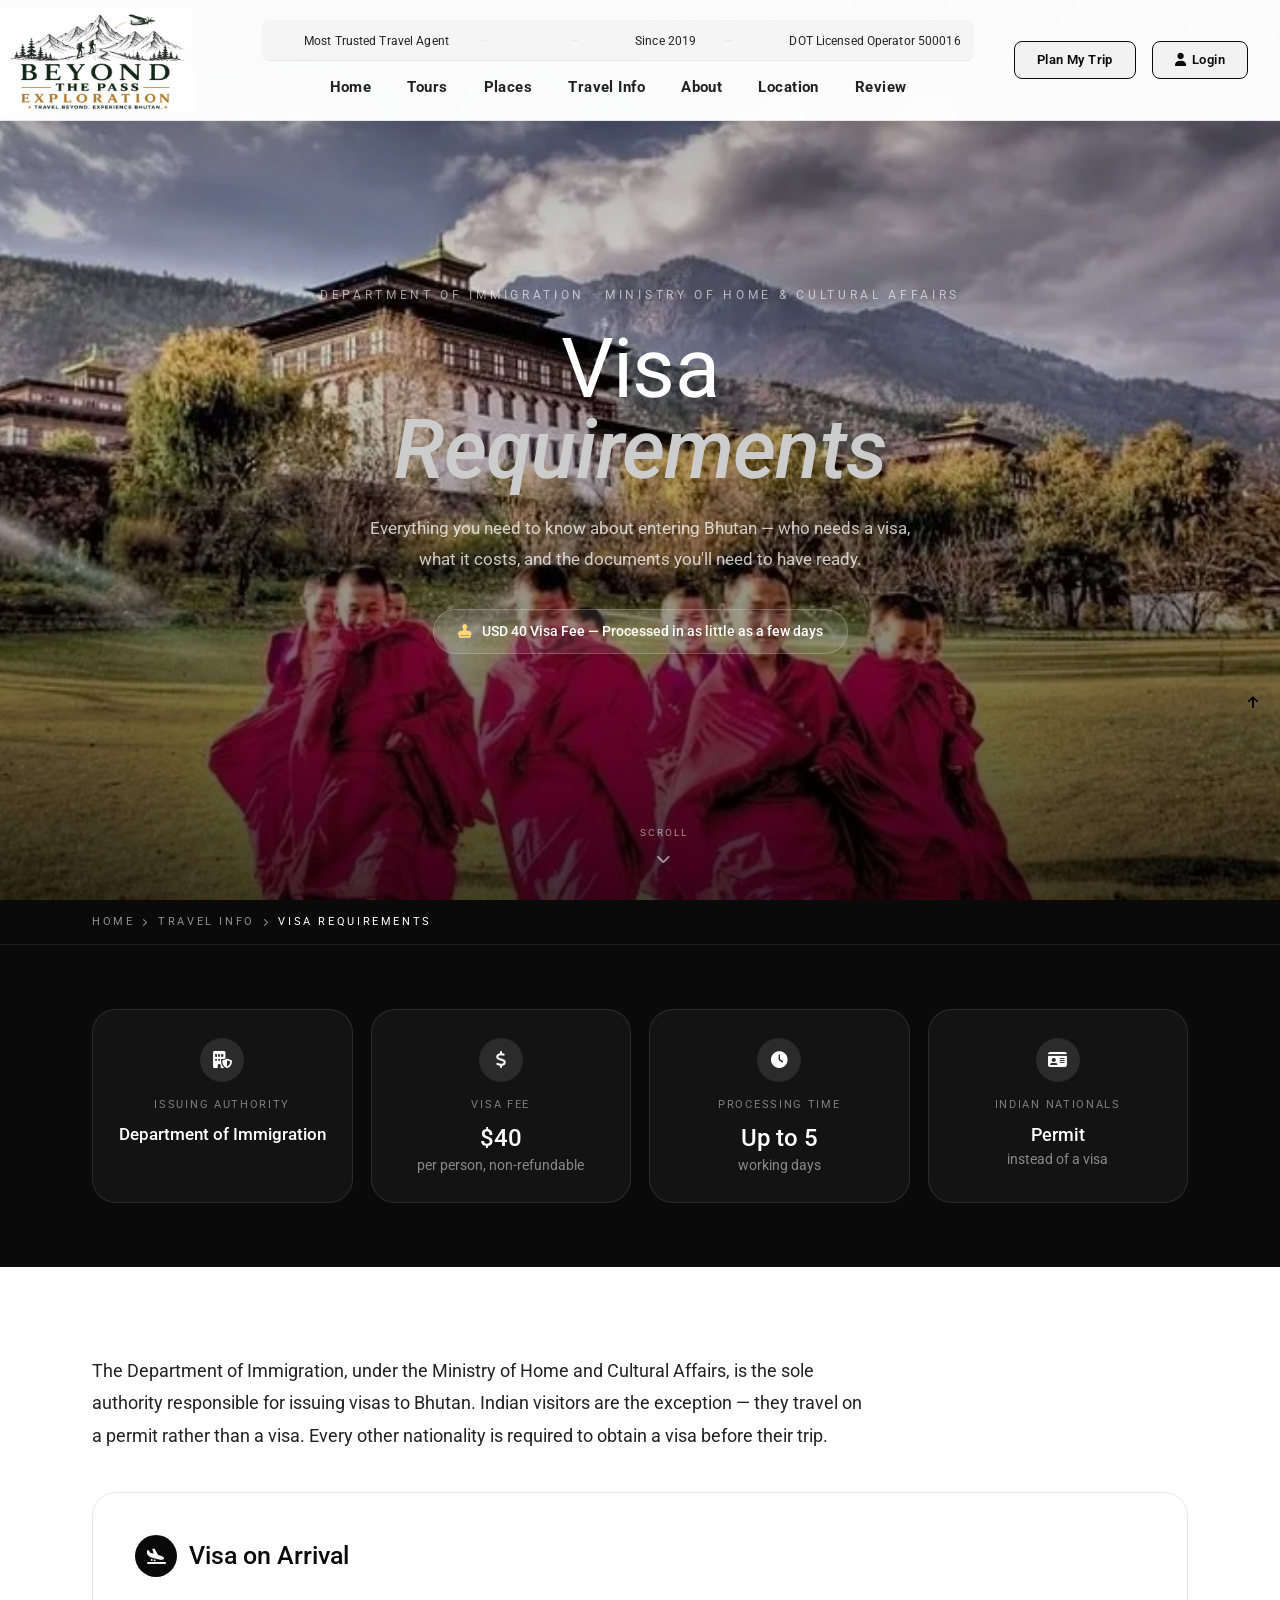
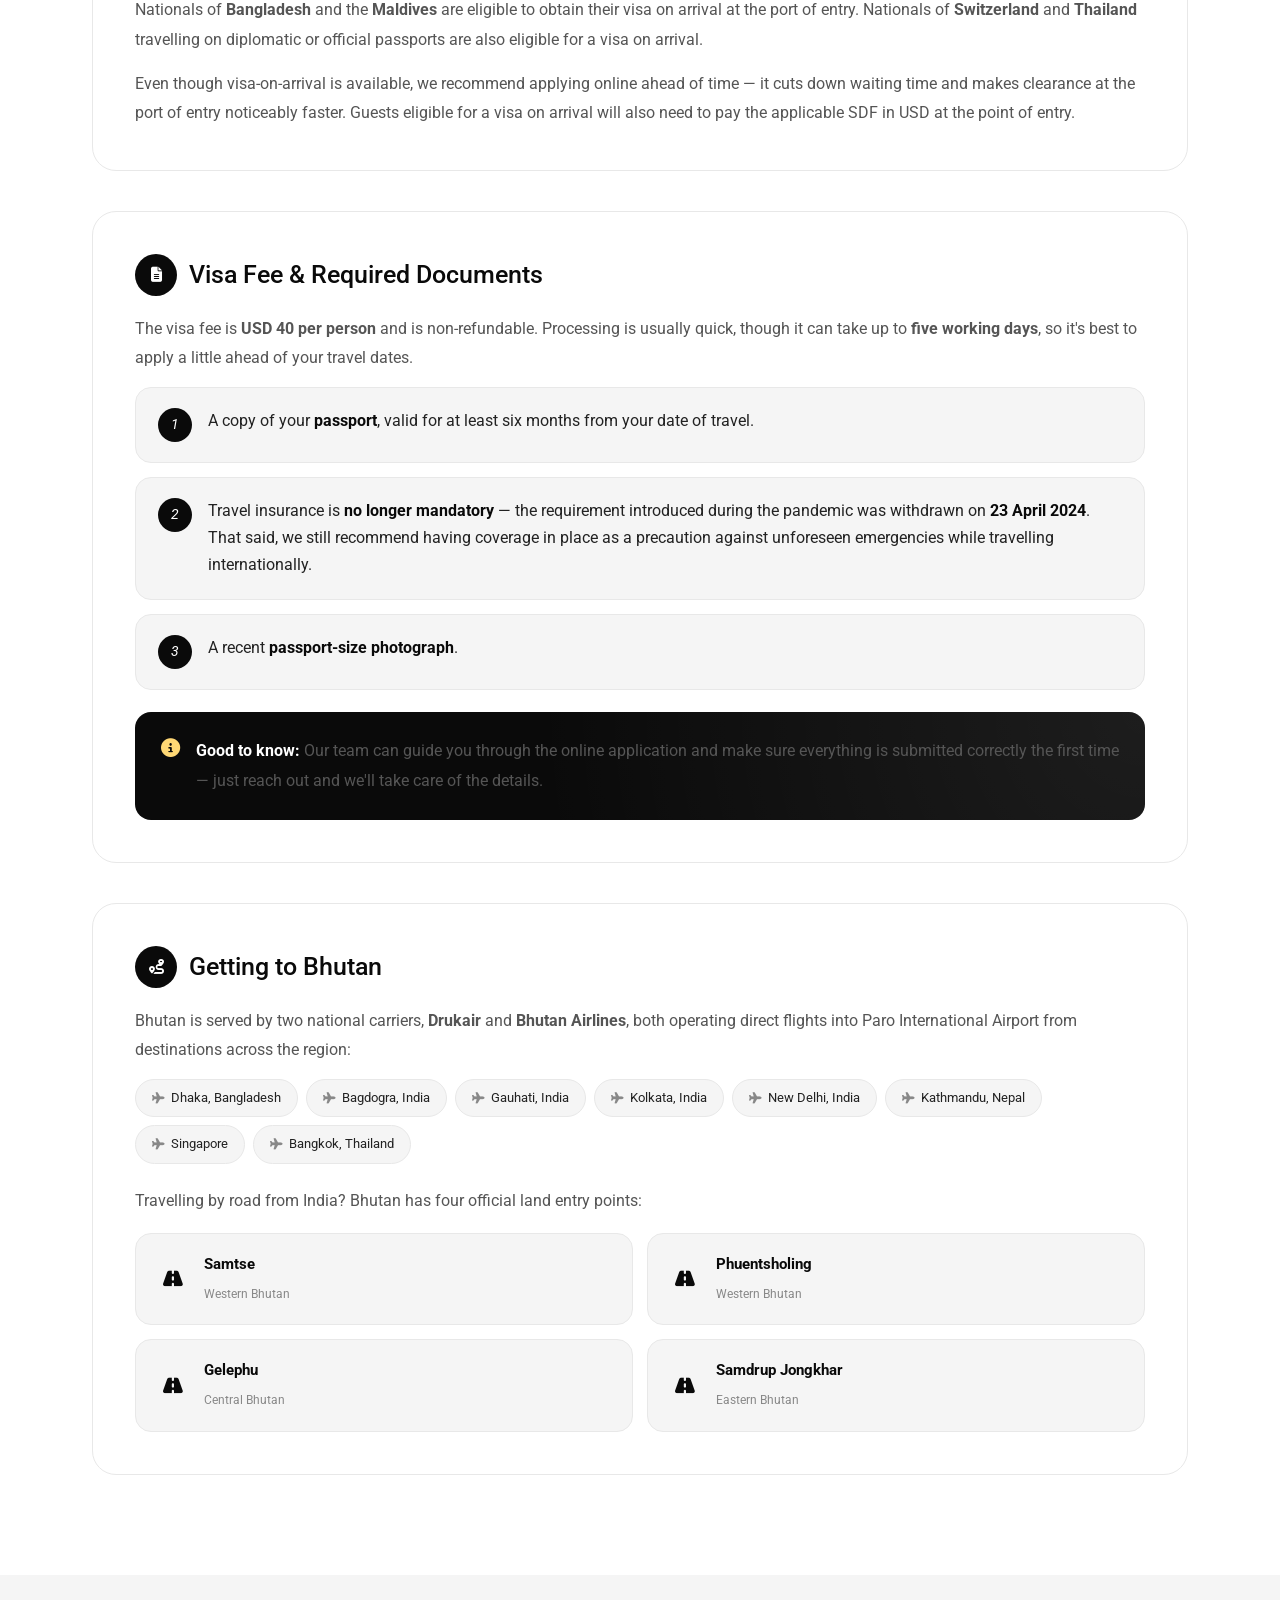
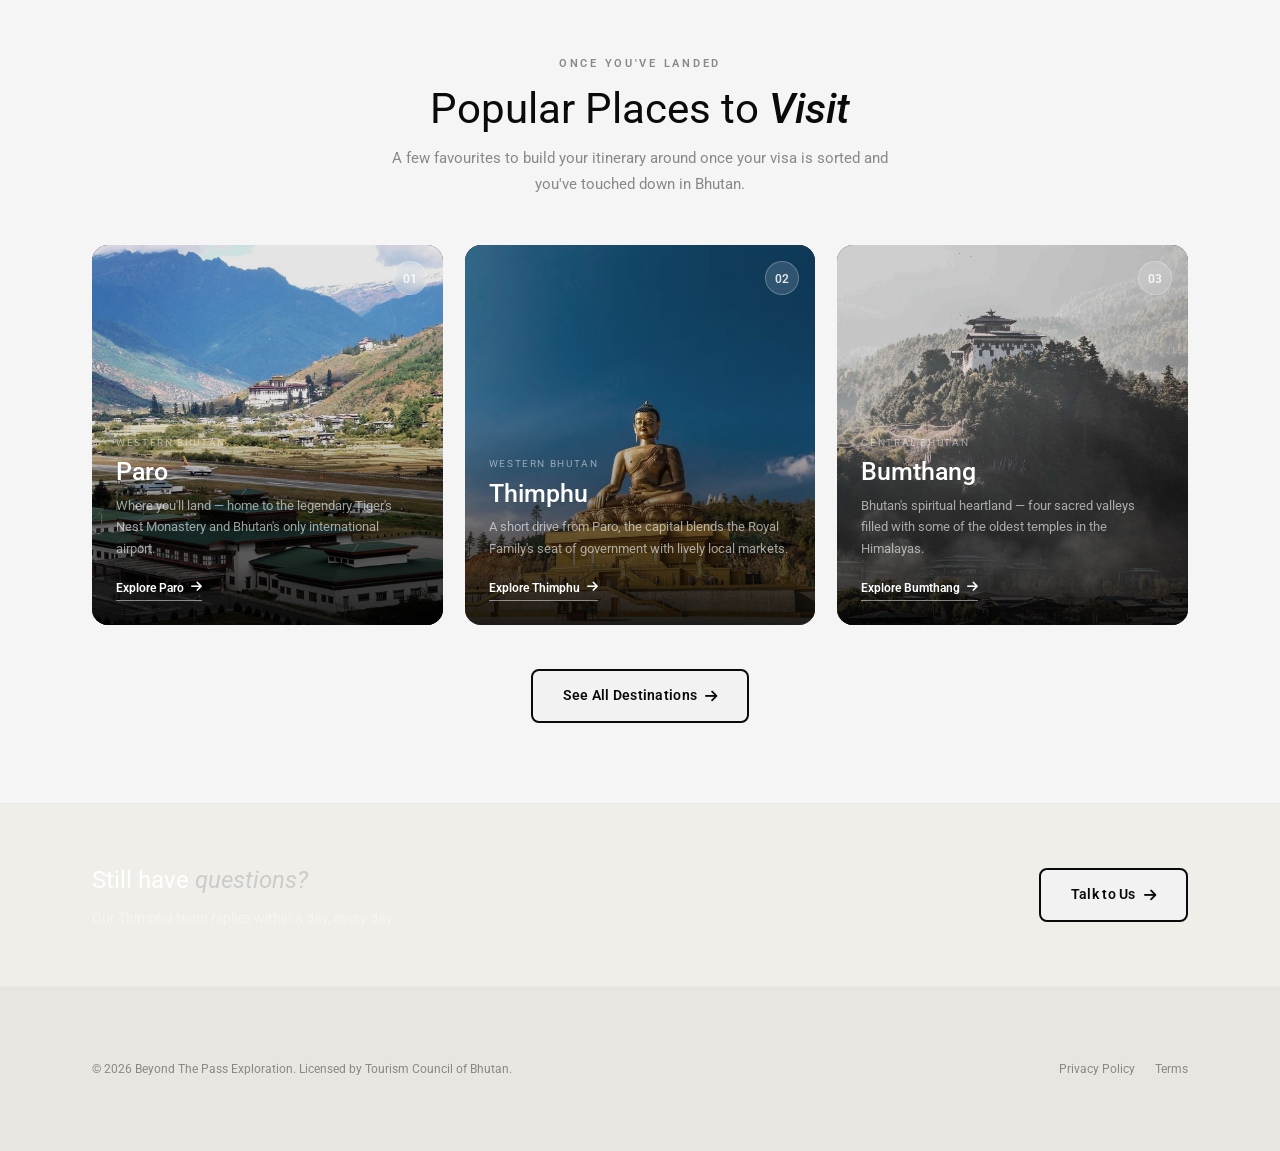
<file: visa.html>
<!DOCTYPE html>
<html lang="en">
<head>
  <meta charset="UTF-8" />
  <meta name="viewport" content="width=device-width, initial-scale=1.0"/>
  <title>Visa Requirements — Ridge & Valley Bhutan Travel</title>
  <link rel="preconnect" href="https://fonts.googleapis.com">
  <link href="https://fonts.googleapis.com/css2?family=Playfair+Display:ital,wght@0,400;0,500;0,700;1,400;1,500&family=Roboto:ital,wght@0,300;0,400;0,500;0,700;0,900;1,400&display=swap" rel="stylesheet"/>
  <link rel="stylesheet" href="https://cdnjs.cloudflare.com/ajax/libs/font-awesome/6.5.0/css/all.min.css"/>
  <link rel="stylesheet" href="style.css" />
  <script src="https://accounts.google.com/gsi/client" async defer></script>
  <style>
    /* ---- BIG HERO ---- */
    .visa-hero {
      position: relative;
      min-height: 100vh;
      display: flex; flex-direction: column;
      align-items: center; justify-content: center;
      overflow: hidden;
    }
    .visa-hero-bg {
      position: absolute; inset: 0;
      width: 100%; height: 100%;
      object-fit: cover; object-position: center;
      background: var(--black-3);
      animation: kenBurns 9s ease-in-out forwards;
    }
    .visa-hero-overlay {
      position: absolute; inset: 0;
      background: linear-gradient(
        to bottom,
        rgba(0,0,0,0.4) 0%,
        rgba(0,0,0,0.14) 38%,
        rgba(0,0,0,0.74) 100%
      );
    }
    .visa-hero-body {
      position: relative; z-index: 2;
      text-align: center;
      padding: 80px 24px 40px;
      animation: fadeUp 1s ease 0.3s both;
    }
    .visa-hero-eyebrow {
      font-size: 0.72rem; letter-spacing: 0.32em; text-transform: uppercase;
      color: rgba(255,255,255,0.6); margin-bottom: 22px; display: block;
    }
    .visa-hero h1 {
      font-family: var(--ff-display);
      font-size: clamp(2.6rem, 7vw, 5.2rem);
      font-weight: 400; color: var(--white);
      line-height: 0.98; margin-bottom: 22px;
      letter-spacing: -0.01em;
    }
    .visa-hero h1 em { font-style: italic; font-weight: 500; color: var(--light); }
    .visa-hero p {
      color: rgba(255,255,255,0.75); font-size: 1.08rem;
      max-width: 580px; margin: 0 auto 8px; line-height: 1.8;
    }
    .visa-hero-badge {
      display: inline-flex; align-items: center; gap: 10px;
      background: rgba(255,255,255,0.1); backdrop-filter: blur(16px);
      border: 1px solid rgba(255,255,255,0.2); border-radius: 999px;
      padding: 10px 24px; margin-top: 26px;
      font-size: 0.85rem; color: var(--white); font-weight: 500;
      animation: fadeUp 1s ease 0.6s both;
    }
    .visa-hero-badge strong { font-family: var(--ff-display); font-style: italic; }

    .visa-hero-scroll {
      position: absolute; bottom: 34px; left: 50%; transform: translateX(-50%);
      z-index: 2; display: flex; flex-direction: column; align-items: center; gap: 10px;
      color: rgba(255,255,255,0.55); font-size: 0.65rem;
      letter-spacing: 0.2em; text-transform: uppercase; cursor: pointer;
      animation: fadeUp 1s ease 0.9s both;
    }
    .visa-hero-scroll i { font-size: 0.9rem; animation: bounceDown 1.8s ease-in-out infinite; }
    @keyframes bounceDown {
      0%,100% { transform: translateY(0); opacity: 0.5; }
      50% { transform: translateY(8px); opacity: 1; }
    }

    /* ---- Breadcrumb ---- */
    .crumb-bar {
      position: sticky; top: 72px; z-index: 850;
      background: var(--black);
      border-bottom: 1px solid rgba(255,255,255,0.08);
    }
    .crumb-bar .wrap { padding: 13px 32px; }
    .info-crumb {
      font-size: 0.68rem; letter-spacing: 0.24em; text-transform: uppercase;
      color: rgba(255,255,255,0.55); display: flex; align-items: center; gap: 8px;
    }
    .info-crumb a { color: rgba(255,255,255,0.55); transition: color 0.25s; }
    .info-crumb a:hover { color: var(--white); }
    .info-crumb .current { color: var(--white); }

    /* ---- Quick facts banner ---- */
    .visa-fact-sec { background: var(--black); padding: 64px 0; }
    .visa-fact-grid { display: grid; grid-template-columns: repeat(4, 1fr); gap: 18px; }
    .visa-fact-card {
      background: rgba(255,255,255,0.04);
      border: 1px solid rgba(255,255,255,0.1);
      border-radius: var(--r-xl);
      padding: 28px 22px;
      text-align: center;
      transition: var(--t);
    }
    .visa-fact-card:hover { background: rgba(255,255,255,0.08); border-color: rgba(255,255,255,0.3); transform: translateY(-6px); }
    .vf-icon {
      width: 44px; height: 44px; border-radius: 50%; background: rgba(255,255,255,0.1);
      display: flex; align-items: center; justify-content: center; margin: 0 auto 14px;
      color: var(--white); font-size: 1.05rem;
    }
    .vf-label { font-size: 0.66rem; letter-spacing: 0.16em; text-transform: uppercase; color: rgba(255,255,255,0.45); margin-bottom: 10px; }
    .vf-value { font-family: var(--ff-display); font-size: 1.5rem; color: var(--white); font-weight: 500; line-height: 1.2; }
    .vf-value small { font-size: 0.85rem; font-weight: 400; color: rgba(255,255,255,0.5); display: block; margin-top: 4px; }

    /* ---- Content section ---- */
    .visa-section { background: var(--white); padding: 88px 0 40px; }
    .visa-intro { max-width: 780px; margin-bottom: 20px; }
    .visa-intro p { color: var(--dark); font-size: 1.1rem; line-height: 1.85; }

    .visa-block {
      position: relative;
      border: 1px solid var(--border);
      border-radius: var(--r-xl);
      padding: 42px;
      margin: 40px 0;
      overflow: hidden;
      transition: transform 0.45s cubic-bezier(0.16, 1, 0.3, 1), box-shadow 0.45s ease, border-color 0.45s ease;
    }
    .visa-block::before {
      content: '';
      position: absolute; top: 0; left: 0;
      width: 5px; height: 100%;
      background: var(--black);
      transform: scaleY(0); transform-origin: top;
      transition: transform 0.5s cubic-bezier(0.16, 1, 0.3, 1);
    }
    .visa-block:hover { transform: translateY(-6px); box-shadow: var(--shadow); border-color: transparent; }
    .visa-block:hover::before { transform: scaleY(1); }

    .visa-block h2 {
      font-family: var(--ff-display); font-size: 1.55rem; font-weight: 500; color: var(--black);
      margin-bottom: 18px; display: flex; align-items: center; gap: 12px;
    }
    .visa-block h2 i {
      width: 42px; height: 42px; border-radius: 50%; background: var(--black); color: var(--white);
      display: flex; align-items: center; justify-content: center; font-size: 0.95rem; flex-shrink: 0;
    }
    .visa-block p { color: var(--mid); font-size: 1rem; line-height: 1.85; margin-bottom: 14px; }
    .visa-block p:last-child { margin-bottom: 0; }

    .visa-list { display: flex; flex-direction: column; gap: 14px; margin-top: 8px; }
    .visa-list-item {
      display: flex; align-items: flex-start; gap: 16px;
      background: var(--off-white); border: 1px solid var(--border);
      border-radius: var(--r-lg); padding: 20px 22px;
      transition: var(--t);
    }
    .visa-list-item:hover { border-color: var(--dark); box-shadow: var(--shadow-sm); transform: translateX(4px); }
    .visa-list-num {
      flex-shrink: 0; width: 34px; height: 34px; border-radius: 50%;
      background: var(--black); color: var(--white); font-family: var(--ff-display); font-style: italic;
      font-size: 0.88rem; display: flex; align-items: center; justify-content: center;
    }
    .visa-list-item p { margin: 0; font-size: 0.97rem; color: var(--dark); line-height: 1.75; }
    .visa-list-item strong { color: var(--black); }

    .visa-note {
      display: flex; gap: 16px; align-items: flex-start;
      background: var(--black); color: rgba(255,255,255,0.82);
      border-radius: var(--r-lg); padding: 24px 26px; margin-top: 22px;
      font-size: 0.96rem; line-height: 1.8;
      position: relative; overflow: hidden;
    }
    .visa-note::before { content:''; position:absolute; inset:0; background: radial-gradient(circle at top right, rgba(255,255,255,0.08), transparent 60%); }
    .visa-note i { color: #ffd875; margin-top: 3px; flex-shrink: 0; font-size: 1.2rem; position: relative; }
    .visa-note p { position: relative; margin: 0; }
    .visa-note strong { color: var(--white); }

    /* Entry points table-ish cards */
    .entry-grid { display: grid; grid-template-columns: repeat(2, 1fr); gap: 14px; margin-top: 18px; }
    .entry-card {
      display: flex; align-items: center; gap: 14px;
      background: var(--off-white); border: 1px solid var(--border);
      border-radius: var(--r-lg); padding: 18px 20px;
      transition: var(--t);
    }
    .entry-card:hover { border-color: var(--dark); transform: translateY(-3px); box-shadow: var(--shadow-sm); }
    .entry-card i { font-size: 1.1rem; color: var(--black); flex-shrink: 0; width: 34px; text-align: center; }
    .entry-card strong { display: block; font-size: 0.92rem; color: var(--black); margin-bottom: 2px; }
    .entry-card span { font-size: 0.78rem; color: var(--muted); }

    .flight-chips { display: flex; flex-wrap: wrap; gap: 8px; margin-top: 6px; }
    .flight-chip {
      background: var(--off-white); border: 1px solid var(--border); border-radius: 999px;
      padding: 7px 16px; font-size: 0.82rem; color: var(--dark); display: inline-flex; align-items: center; gap: 6px;
      transition: var(--t);
    }
    .flight-chip:hover { background: var(--black); color: var(--white); border-color: var(--black); }
    .flight-chip i { font-size: 0.7rem; color: var(--muted); }
    .flight-chip:hover i { color: var(--white); }

    /* ---- Popular places (shared visual language with sdf.html) ---- */
    .visa-places { background: var(--off-white); padding: 80px 0; margin-top: 20px; }
    .vp-head { text-align: center; margin-bottom: 48px; }
    .vp-head .sec-label { display:block; font-size:0.68rem; font-weight:600; letter-spacing:0.25em; text-transform:uppercase; color:var(--muted); margin-bottom:12px; }
    .vp-head .sec-title { font-family: var(--ff-display); font-size: clamp(1.9rem, 3.6vw, 2.6rem); font-weight: 400; color: var(--black); margin-bottom: 12px; }
    .vp-head .sec-title em { font-style: italic; font-weight: 500; }
    .vp-head p { color: var(--muted); font-size: 0.96rem; max-width: 520px; margin: 0 auto; }

    .visa-place-grid { display: grid; grid-template-columns: repeat(3, 1fr); gap: 22px; }
    .visa-place-card {
      position: relative; border-radius: var(--r-lg); overflow: hidden; cursor: pointer;
      height: 380px; transition: var(--t); background: var(--black-2);
    }
    .visa-place-card:hover { transform: translateY(-8px); box-shadow: 0 20px 50px rgba(0,0,0,0.28); }
    .visa-place-card img { width: 100%; height: 100%; object-fit: cover; transition: transform 0.7s ease; filter: grayscale(30%); }
    .visa-place-card:hover img { transform: scale(1.09); filter: grayscale(0%); }
    .visa-place-veil { position: absolute; inset: 0; background: linear-gradient(to top, rgba(0,0,0,0.88) 0%, rgba(0,0,0,0.1) 55%); }
    .visa-place-num {
      position: absolute; top: 16px; right: 16px; width: 34px; height: 34px; border-radius: 50%;
      background: rgba(255,255,255,0.14); backdrop-filter: blur(6px); border: 1px solid rgba(255,255,255,0.25);
      color: rgba(255,255,255,0.85); font-size: 0.78rem; font-weight: 600;
      display: flex; align-items: center; justify-content: center;
    }
    .visa-place-info { position: absolute; bottom: 0; left: 0; right: 0; padding: 24px; }
    .visa-place-region { font-size: 0.64rem; color: rgba(255,255,255,0.5); letter-spacing: 0.16em; text-transform: uppercase; margin-bottom: 6px; }
    .visa-place-name { font-family: var(--ff-display); font-size: 1.55rem; color: var(--white); font-weight: 500; line-height: 1.2; margin-bottom: 8px; }
    .visa-place-desc { font-size: 0.83rem; color: rgba(255,255,255,0.6); line-height: 1.6; margin-bottom: 14px; }
    .visa-place-link { display: inline-flex; align-items: center; gap: 7px; font-size: 0.78rem; font-weight: 600; color: var(--white); border-bottom: 1.5px solid rgba(255,255,255,0.5); padding-bottom: 2px; transition: var(--t); }
    .visa-place-card:hover .visa-place-link { border-color: var(--white); gap: 11px; }

    .vp-more { text-align: center; margin-top: 44px; }

    @media (max-width: 1100px) {
      .visa-fact-grid { grid-template-columns: 1fr 1fr; }
      .visa-place-grid { grid-template-columns: 1fr 1fr; }
      .entry-grid { grid-template-columns: 1fr; }
    }
    @media (max-width: 768px) {
      .visa-hero { min-height: 82vh; }
      .visa-section { padding: 56px 0 24px; }
      .visa-block { padding: 28px 22px; }
      .visa-block h2 { font-size: 1.3rem; }
      .visa-place-grid { grid-template-columns: 1fr; }
      .visa-places { padding: 56px 0; }
      .visa-fact-grid { grid-template-columns: 1fr 1fr; }
    }
  </style>
</head>
<body>

<!-- HEADER -->
<header id="header">
  <div class="hdr-inner">
    <a href="index.html#home" class="logo">
      <img src="img/finallogo2.jpeg" alt="Beyond The Pass Exploration" class="logo-img"/>
      <div class="logo-text">
        <span class="logo-name"></span>
        <span class="logo-tag"></span>
      </div>
    </a>

    <div class="hdr-middle">
      <div class="ticker-bar" id="tickerBar">
        <div class="ticker-track">
          <div class="ticker-content" id="tickerContent">
            <span>Most Trusted Travel Agent</span>
              <span></span>
              <!-- <span>Jomolhari Trek departures filling fast for this season</span> -->
               <span>Since 2019</span> 
              <span>DOT Licensed Operator 50001643</span>
          </div>
        </div>
      </div>

      <nav class="nav">
        <a href="index.html#home" class="nav-a">Home</a>
        <a href="tour.html" class="nav-a">Tours</a>
        <a href="place.html" class="nav-a">Places</a>
        <a href="travel-info.html" class="nav-a active">Travel Info</a>
        <a href="about.html" class="nav-a">About</a>
        <a href="map.htm" class="nav-a">Location</a>
        <a href="review.html" class="nav-a">Review</a>
        <a href="admin-dashboard.html" class="nav-a" id="adminNavLinkDesktop" style="display:none">Admin</a>
      </nav>
    </div>

    <div class="hdr-right">
      <a href="plan-trip.html" class="hdr-btn">Plan My Trip</a>
      <div class="login-popup-wrapper">
        <button class="hdr-login-btn" id="loginTrigger">
          <i class="fa-solid fa-user"></i> <span id="loginBtnLabel">Login</span>
        </button>
        <div class="login-popup" id="loginPopup">
          <div class="popup-arrow"></div>

          <!-- LOGGED IN STATE -->
          <div class="lp-panel" id="panel-loggedin" style="display:none">
            <div class="lp-user-avatar" id="lpAvatar">U</div>
            <p class="lp-user-name" id="lpName">User</p>
            <p class="lp-user-email" id="lpEmail">user@email.com</p>
            <button class="lp-submit lp-logout-btn" id="lpLogout">Sign Out</button>
          </div>

          <!-- AUTH STATE -->
          <div id="panel-auth">
            <div class="lp-tabs">
              <button class="lp-tab active" data-tab="signin">Sign In</button>
              <button class="lp-tab" data-tab="signup">Sign Up</button>
            </div>

            <!-- SIGN IN -->
            <div class="lp-panel" id="panel-signin">
              <button class="fb-login-btn" id="fbSignin"><i class="fa-brands fa-facebook-f"></i> Continue with Facebook</button>
              <button class="google-login-btn" id="googleSignin"><i class="fa-brands fa-google"></i> Continue with Google</button>
              <div class="lp-or"><span>or</span></div>
              <div class="lp-field">
                <input type="email" id="si-email" placeholder="Email address" autocomplete="email"/>
                <span class="lp-err" id="si-email-err"></span>
              </div>
              <div class="lp-field">
                <div class="lp-pw-wrap">
                  <input type="password" id="si-password" placeholder="Password" autocomplete="current-password"/>
                  <button type="button" class="lp-eye" data-target="si-password"><i class="fa-solid fa-eye"></i></button>
                </div>
                <span class="lp-err" id="si-pw-err"></span>
              </div>
              <a href="#" class="lp-forgot" id="forgotLink">Forgot password?</a>
              <button class="lp-submit" id="siSubmit">Sign In</button>
              <p class="lp-switch">No account? <a href="#" data-switch="signup">Sign up</a></p>
            </div>

            <!-- SIGN UP -->
            <div class="lp-panel" id="panel-signup" style="display:none">
              <button class="fb-login-btn" id="fbSignup"><i class="fa-brands fa-facebook-f"></i> Continue with Facebook</button>
              <button class="google-login-btn" id="googleSignup"><i class="fa-brands fa-google"></i> Continue with Google</button>
              <div class="lp-or"><span>or</span></div>
              <div class="lp-field">
                <input type="text" id="su-name" placeholder="Full name" autocomplete="name"/>
                <span class="lp-err" id="su-name-err"></span>
              </div>
              <div class="lp-field">
                <input type="email" id="su-email" placeholder="Email address" autocomplete="email"/>
                <span class="lp-err" id="su-email-err"></span>
              </div>
              <div class="lp-field">
                <div class="lp-pw-wrap">
                  <input type="password" id="su-password" placeholder="Create password (min 6 chars)" autocomplete="new-password"/>
                  <button type="button" class="lp-eye" data-target="su-password"><i class="fa-solid fa-eye"></i></button>
                </div>
                <div class="lp-strength" id="su-strength"><div class="lp-strength-bar" id="su-strength-bar"></div></div>
                <span class="lp-err" id="su-pw-err"></span>
              </div>
              <button class="lp-submit" id="suSubmit">Create Account</button>
              <p class="lp-switch">Have an account? <a href="#" data-switch="signin">Sign in</a></p>
            </div>

            <!-- FORGOT PASSWORD -->
            <div class="lp-panel" id="panel-forgot" style="display:none">
              <p style="font-size:13px;color:#555;margin-bottom:12px;">Enter your email and we'll send a reset link.</p>
              <div class="lp-field">
                <input type="email" id="fp-email" placeholder="Email address"/>
                <span class="lp-err" id="fp-err"></span>
              </div>
              <button class="lp-submit" id="fpSubmit">Send Reset Link</button>
              <p class="lp-switch"><a href="#" id="backToSignin">← Back to Sign In</a></p>
            </div>
          </div>

          <p class="lp-status" id="lpStatus"></p>
        </div>
      </div>
      <button class="burger" id="burger" aria-label="Menu">
        <span></span><span></span><span></span>
      </button>
    </div>
  </div>
</header>

<!-- MOBILE NAV -->
<div class="mob-overlay" id="mobOverlay">
  <div class="mob-nav" id="mobNav">
    <button class="mob-close" id="mobClose"><i class="fa-solid fa-xmark"></i></button>
    <div class="mob-logo">Ridge & Valley</div>
    <nav class="mob-links">
      <a href="index.html#home">Home</a>
      <a href="tour.html">Tours</a>
      <a href="place.html">Places</a>
      <a href="travel-info.html">Travel Info</a>
      <a href="about.html">About</a>
      <a href="map.htm">Location</a>
      <a href="review.html">Review</a>
      <a href="admin-dashboard.html" class="nav-a" id="adminNavLink" style="display:none">Admin</a>
    </nav>
    <a href="plan-trip.html" class="mob-cta">Plan My Trip →</a>
  </div>
</div>

  <!-- BIG HERO -->
  <section class="visa-hero">
    <img src="images/dac67f21183279a32942a9f2c55e72a9.webp" alt="Bhutan hero" class="visa-hero-bg">
    <div class="visa-hero-overlay"></div>
    <div class="visa-hero-body">
      <span class="visa-hero-eyebrow">Department of Immigration · Ministry of Home & Cultural Affairs</span>
      <h1>Visa<br/><em>Requirements</em></h1>
      <p>Everything you need to know about entering Bhutan — who needs a visa, what it costs, and the documents you'll need to have ready.</p>
      <div class="visa-hero-badge"><i class="fa-solid fa-stamp" style="color:#ffd875"></i> USD 40 Visa Fee — Processed in as little as a few days</div>
    </div>
    <div class="visa-hero-scroll"><span>Scroll</span><i class="fa-solid fa-chevron-down"></i></div>
  </section>

  <!-- BREADCRUMB -->
  <div class="crumb-bar">
    <div class="wrap">
      <p class="info-crumb">
        <a href="index.html">Home</a> <i class="fa-solid fa-chevron-right" style="font-size:8px"></i>
        <a href="travel-info.html">Travel Info</a> <i class="fa-solid fa-chevron-right" style="font-size:8px"></i>
        <span class="current">Visa Requirements</span>
      </p>
    </div>
  </div>

  <!-- QUICK FACTS -->
  <section class="visa-fact-sec">
    <div class="wrap">
      <div class="visa-fact-grid">
        <div class="visa-fact-card">
          <div class="vf-icon"><i class="fa-solid fa-building-shield"></i></div>
          <div class="vf-label">Issuing Authority</div>
          <div class="vf-value" style="font-size:1.05rem;">Department of Immigration</div>
        </div>
        <div class="visa-fact-card">
          <div class="vf-icon"><i class="fa-solid fa-dollar-sign"></i></div>
          <div class="vf-label">Visa Fee</div>
          <div class="vf-value">$40 <small>per person, non-refundable</small></div>
        </div>
        <div class="visa-fact-card">
          <div class="vf-icon"><i class="fa-solid fa-clock"></i></div>
          <div class="vf-label">Processing Time</div>
          <div class="vf-value">Up to 5 <small>working days</small></div>
        </div>
        <div class="visa-fact-card">
          <div class="vf-icon"><i class="fa-solid fa-id-card"></i></div>
          <div class="vf-label">Indian Nationals</div>
          <div class="vf-value" style="font-size:1.15rem;">Permit <small>instead of a visa</small></div>
        </div>
      </div>
    </div>
  </section>

  <!-- VISA CONTENT -->
  <section class="visa-section">
    <div class="wrap">

      <div class="visa-intro">
        <p>The Department of Immigration, under the Ministry of Home and Cultural Affairs, is the sole authority responsible for issuing visas to Bhutan. Indian visitors are the exception — they travel on a permit rather than a visa. Every other nationality is required to obtain a visa before their trip.</p>
      </div>

      <!-- VISA ON ARRIVAL -->
      <div class="visa-block">
        <h2><i class="fa-solid fa-plane-arrival"></i> Visa on Arrival</h2>
        <p>Nationals of <strong>Bangladesh</strong> and the <strong>Maldives</strong> are eligible to obtain their visa on arrival at the port of entry. Nationals of <strong>Switzerland</strong> and <strong>Thailand</strong> travelling on diplomatic or official passports are also eligible for a visa on arrival.</p>
        <p>Even though visa-on-arrival is available, we recommend applying online ahead of time — it cuts down waiting time and makes clearance at the port of entry noticeably faster. Guests eligible for a visa on arrival will also need to pay the applicable SDF in USD at the point of entry.</p>
      </div>

      <!-- FEE & DOCUMENTS -->
      <div class="visa-block">
        <h2><i class="fa-solid fa-file-lines"></i> Visa Fee &amp; Required Documents</h2>
        <p>The visa fee is <strong>USD 40 per person</strong> and is non-refundable. Processing is usually quick, though it can take up to <strong>five working days</strong>, so it's best to apply a little ahead of your travel dates.</p>
        <div class="visa-list">
          <div class="visa-list-item">
            <span class="visa-list-num">1</span>
            <p>A copy of your <strong>passport</strong>, valid for at least six months from your date of travel.</p>
          </div>
          <div class="visa-list-item">
            <span class="visa-list-num">2</span>
            <p>Travel insurance is <strong>no longer mandatory</strong> — the requirement introduced during the pandemic was withdrawn on <strong>23 April 2024</strong>. That said, we still recommend having coverage in place as a precaution against unforeseen emergencies while travelling internationally.</p>
          </div>
          <div class="visa-list-item">
            <span class="visa-list-num">3</span>
            <p>A recent <strong>passport-size photograph</strong>.</p>
          </div>
        </div>
        <div class="visa-note">
          <i class="fa-solid fa-circle-info"></i>
          <p><strong>Good to know:</strong> Our team can guide you through the online application and make sure everything is submitted correctly the first time — just reach out and we'll take care of the details.</p>
        </div>
      </div>

      <!-- GETTING TO BHUTAN -->
      <div class="visa-block">
        <h2><i class="fa-solid fa-route"></i> Getting to Bhutan</h2>
        <p>Bhutan is served by two national carriers, <strong>Drukair</strong> and <strong>Bhutan Airlines</strong>, both operating direct flights into Paro International Airport from destinations across the region:</p>
        <div class="flight-chips">
          <span class="flight-chip"><i class="fa-solid fa-plane"></i> Dhaka, Bangladesh</span>
          <span class="flight-chip"><i class="fa-solid fa-plane"></i> Bagdogra, India</span>
          <span class="flight-chip"><i class="fa-solid fa-plane"></i> Gauhati, India</span>
          <span class="flight-chip"><i class="fa-solid fa-plane"></i> Kolkata, India</span>
          <span class="flight-chip"><i class="fa-solid fa-plane"></i> New Delhi, India</span>
          <span class="flight-chip"><i class="fa-solid fa-plane"></i> Kathmandu, Nepal</span>
          <span class="flight-chip"><i class="fa-solid fa-plane"></i> Singapore</span>
          <span class="flight-chip"><i class="fa-solid fa-plane"></i> Bangkok, Thailand</span>
        </div>
        <p style="margin-top:22px;">Travelling by road from India? Bhutan has four official land entry points:</p>
        <div class="entry-grid">
          <div class="entry-card"><i class="fa-solid fa-road"></i><div><strong>Samtse</strong><span>Western Bhutan</span></div></div>
          <div class="entry-card"><i class="fa-solid fa-road"></i><div><strong>Phuentsholing</strong><span>Western Bhutan</span></div></div>
          <div class="entry-card"><i class="fa-solid fa-road"></i><div><strong>Gelephu</strong><span>Central Bhutan</span></div></div>
          <div class="entry-card"><i class="fa-solid fa-road"></i><div><strong>Samdrup Jongkhar</strong><span>Eastern Bhutan</span></div></div>
        </div>
      </div>

    </div>
  </section>

  <!-- POPULAR PLACES -->
  <section class="visa-places">
    <div class="wrap">
      <div class="vp-head">
        <span class="sec-label">Once You've Landed</span>
        <h2 class="sec-title">Popular Places to <em>Visit</em></h2>
        <p>A few favourites to build your itinerary around once your visa is sorted and you've touched down in Bhutan.</p>
      </div>

      <div class="visa-place-grid">
        <a href="place.html" class="visa-place-card">
          <img src="images/Paro copy.jpg" alt="Paro" onerror="this.style.background='#1a1a1a'">
          <div class="visa-place-veil"></div>
          <span class="visa-place-num">01</span>
          <div class="visa-place-info">
            <div class="visa-place-region">Western Bhutan</div>
            <div class="visa-place-name">Paro</div>
            <p class="visa-place-desc">Where you'll land — home to the legendary Tiger's Nest Monastery and Bhutan's only international airport.</p>
            <span class="visa-place-link">Explore Paro <i class="fa-solid fa-arrow-right"></i></span>
          </div>
        </a>

        <a href="place.html" class="visa-place-card">
          <img src="images/Thimpu.avif" alt="Thimphu" onerror="this.style.background='#1a1a1a'">
          <div class="visa-place-veil"></div>
          <span class="visa-place-num">02</span>
          <div class="visa-place-info">
            <div class="visa-place-region">Western Bhutan</div>
            <div class="visa-place-name">Thimphu</div>
            <p class="visa-place-desc">A short drive from Paro, the capital blends the Royal Family's seat of government with lively local markets.</p>
            <span class="visa-place-link">Explore Thimphu <i class="fa-solid fa-arrow-right"></i></span>
          </div>
        </a>

        <a href="place.html" class="visa-place-card">
          <img src="images/Bumthang-Dzong-.jpg" alt="Bumthang" onerror="this.style.background='#1a1a1a'">
          <div class="visa-place-veil"></div>
          <span class="visa-place-num">03</span>
          <div class="visa-place-info">
            <div class="visa-place-region">Central Bhutan</div>
            <div class="visa-place-name">Bumthang</div>
            <p class="visa-place-desc">Bhutan's spiritual heartland — four sacred valleys filled with some of the oldest temples in the Himalayas.</p>
            <span class="visa-place-link">Explore Bumthang <i class="fa-solid fa-arrow-right"></i></span>
          </div>
        </a>
      </div>

      <div class="vp-more">
        <a href="place.html" class="btn-primary dark">See All Destinations <i class="fa-solid fa-arrow-right"></i></a>
      </div>
    </div>
  </section>

  <!-- CTA STRIP -->
  <section class="events-sec" style="padding:56px 0;">
    <div class="wrap" style="display:flex;align-items:center;justify-content:space-between;flex-wrap:wrap;gap:18px;">
      <div>
        <h3 style="font-family:var(--ff-display);font-size:1.5rem;color:var(--white);font-weight:400;">Still have <em style="font-style:italic;color:var(--light)">questions?</em></h3>
        <p style="color:rgba(255,255,255,0.4);font-size:0.85rem;margin-top:6px;">Our Thimphu team replies within a day, every day.</p>
      </div>
      <a href="index.html#contact" class="btn-primary">Talk to Us <i class="fa-solid fa-arrow-right"></i></a>
    </div>
  </section>
<!-- FOOTER (identical to site footer) -->
  <footer class="footer">
    <div class="wrap">
      <div class="footer-bottom">
        <p>© 2026 Beyond The Pass Exploration. Licensed by Tourism Council of Bhutan.</p>
        <div class="fb-links">
          <a href="#">Privacy Policy</a>
          <a href="#">Terms</a>
        </div>
      </div>
    </div>
  </footer>

  <!-- BACK TO TOP -->
  <button class="btt" id="btt" aria-label="Back to top"><i class="fa-solid fa-arrow-up"></i></button>

  <script src="script.js"></script>
  <script>
    // Fallbacks in case script.js doesn't bind these on non-index pages
    const header = document.getElementById('header');
    window.addEventListener('scroll', () => {
      header.classList.toggle('scrolled', window.scrollY > 20);
      document.getElementById('btt').classList.toggle('show', window.scrollY > 500);
    });

    const burger = document.getElementById('burger');
    const mobOverlay = document.getElementById('mobOverlay');
    const mobClose = document.getElementById('mobClose');
    burger?.addEventListener('click', () => { mobOverlay.classList.add('open'); burger.classList.add('open'); });
    mobClose?.addEventListener('click', () => { mobOverlay.classList.remove('open'); burger.classList.remove('open'); });
    mobOverlay?.addEventListener('click', (e) => { if (e.target === mobOverlay) { mobOverlay.classList.remove('open'); burger.classList.remove('open'); } });

    document.getElementById('btt').addEventListener('click', () => window.scrollTo({ top: 0, behavior: 'smooth' }));

    document.querySelector('.visa-hero-scroll')?.addEventListener('click', () => {
      document.querySelector('.crumb-bar')?.scrollIntoView({ behavior: 'smooth' });
    });
  </script>
</body>
</html>
</file>
<file: style.css>
/* =====================================================
   RIDGE & VALLEY — BHUTAN TRAVEL
   Black & White Minimalist Stylesheet
   ===================================================== */

:root {
  --black:     #0a0a0a;
  --black-2:   #111111;
  --black-3:   #1a1a1a;
  --dark:      #222222;
  --mid:       #555555;
  --muted:     #888888;
  --light:     #cccccc;
  --border:    #e8e8e8;
  --off-white: #f5f5f5;
  --white:     #ffffff;

  --accent:    #0a0a0a;
  --accent-lt: #333333;

  --r:    8px;
  --r-lg: 16px;
  --r-xl: 24px;
  --shadow:    0 20px 60px rgba(0,0,0,0.12);
  --shadow-sm: 0 4px 20px rgba(0,0,0,0.07);
  --t: 0.3s cubic-bezier(0.4, 0, 0.2, 1);

  --ff-main: 'Roboto', system-ui, sans-serif;
   --surface:   #efeee9;   /* trust bar, destinations, events section bg */
  --footer-bg: #e8e6e0;   /* footer — distinct from surface & page white */
  --btn-bg:    #f2f2f2;   /* default button fill, different from page white */

}

*, *::before, *::after { box-sizing: border-box; margin: 0; padding: 0; }
html { scroll-behavior: smooth; font-size: 16px; }
body {
  font-family: var(--ff-main);
  background: var(--white);
  color: var(--black);
  line-height: 1.7;
  overflow-x: hidden;
}
img { max-width: 100%; display: block; }
a   { text-decoration: none; color: inherit; }
ul  { list-style: none; }
button { cursor: pointer; border: none; background: none; font-family: inherit; }
input, select, textarea { font-family: inherit; }

.wrap    { max-width: 1160px; margin: 0 auto; padding: 0 32px; }
.section { padding: 96px 0; }
.hidden  { display: none !important; }

/* ═══════════════════════════════════════════════════
   PRELOADER
════════════════════════════════════════════════════ */
#preloader {
  position: fixed; inset: 0; z-index: 99999;
  background: var(--black);
  display: flex; align-items: center; justify-content: center;
  transition: opacity 0.8s ease, visibility 0.8s ease;
}
#preloader.gone { opacity: 0; visibility: hidden; }
.pre-inner   { text-align: center; }
.pre-logo {
  font-family: var(--ff-display);
  font-size: 2.8rem; font-weight: 400;
  color: var(--white); letter-spacing: 0.02em;
  margin-bottom: 28px;
}
.pre-logo span { font-style: italic; color: var(--light); }
.pre-line {
  width: 180px; height: 1px;
  background: rgba(255,255,255,0.15);
  margin: 0 auto 20px; overflow: hidden;
}
.pre-fill {
  height: 100%; width: 0;
  background: var(--white);
  animation: preFill 2.2s ease forwards;
}
.pre-sub {
  font-size: 0.7rem; letter-spacing: 0.3em;
  text-transform: uppercase; color: rgba(255,255,255,0.35);
}
@keyframes preFill { from{width:0} to{width:100%} }

/* ═══════════════════════════════════════════════════
   TICKER BAR
════════════════════════════════════════════════════ */
/* ═══════════════════════════════════════════════════
   TICKER BAR
════════════════════════════════════════════════════ */
:root { --header-h: 148px; --ticker-h: 0px; }

@media (max-width: 768px) {
  :root { --header-h: 104px; }
}

.hdr-middle {
  flex: 1;
  min-width: 0;
  display: flex;
  flex-direction: column;
  justify-content: center;
  gap: 8px;
}

.ticker-bar {
  width: 100%;
  overflow: hidden;
  padding: 6px 14px;
  margin-bottom: 6px;
  background: var(--off-white);
  border-radius: var(--r);
  border-bottom: 1px solid var(--border);
}
.ticker-track { overflow: hidden; white-space: nowrap; }
.ticker-content {
  display: inline-flex; align-items: center;
  animation: tickerScroll 32s linear infinite;
  will-change: transform;
}
.ticker-content span {
  display: inline-flex; align-items: center;
  padding: 0 28px;
  font-size: 0.72rem; color: var(--dark);
  letter-spacing: 0.01em; white-space: nowrap;
}
.ticker-content span::after {
  content: '—'; margin-left: 28px; color: var(--border);
}
.ticker-bar:hover .ticker-content { animation-play-state: paused; }

@keyframes tickerScroll {
  from { transform: translateX(0); }
  to   { transform: translateX(-50%); }
}

@media (max-width: 900px) {
  .hdr-middle { display: none; }
}
/* ═══════════════════════════════════════════════════
   HEADER
════════════════════════════════════════════════════ */
#header {
  position: fixed; top: 0; left: 0; right: 0; z-index: 900;
  padding: 8px 0;
  background: rgba(255,255,255,0.98);
  backdrop-filter: blur(20px);
  border-bottom: 1px solid var(--border);
  box-shadow: 0 2px 20px rgba(0,0,0,0.06);
  transition: var(--t);
}
#header.scrolled {
  padding: 6px 0;
  box-shadow: 0 4px 28px rgba(0,0,0,0.09);
}
.hdr-inner {
  max-width: 100%; margin: 0; padding: 0 32px 0 0;
  display: flex; align-items: center; gap: 40px;
  min-width: 0;
}
.logo        { display: flex; align-items: center; flex-shrink: 0; }
.logo        { display: flex; align-items: center; gap: 14px; flex-shrink: 0; }
.logo-img {
  height: 104px;
  width: 208px;          /* logo is ~2:1 (w:h), scaled up to be legible */
  max-width: none;
  object-fit: contain;
  object-position: left center;
  flex-shrink: 0;
  mix-blend-mode: multiply;
}

@media (max-width: 768px) {
  .logo-img { height: 48px; width: 96px; }
  .logo { min-width: 0; }
  .hdr-inner { padding-right: 16px; }
}
.logo-text     { display: flex; flex-direction: column; line-height: 1; }
.logo-name {
  font-family: var(--ff-display);
  font-size: 1.1rem; font-weight: 500;
  color: var(--black); letter-spacing: 0.01em;
}
.logo-tag {
  font-size: 0.6rem; letter-spacing: 0.2em;
  text-transform: uppercase; color: var(--muted); margin-top: 3px;
}

.nav      { display: flex; align-items: center; gap: 36px; margin: 0 auto; }
.nav-a {
  font-size: 0.92rem; font-weight: 700; letter-spacing: 0.03em;
  color: var(--dark);
  position: relative; transition: color 0.25s;
}
.nav-a::after {
  content: ''; position: absolute;
  bottom: -4px; left: 0; width: 0; height: 2px;
  background: var(--black); transition: width 0.3s ease;
}
.nav-a:hover             { color: var(--black); }
.nav-a:hover::after      { width: 100%; }

.hdr-right { display: flex; align-items: center; gap: 16px; flex-shrink: 0; position: relative; z-index: 5; margin-left: auto; }
.hdr-btn {
  padding: 9px 22px;
  background: var(--black); color: var(--white);
  font-size: 0.8rem; font-weight: 600; letter-spacing: 0.03em;
  border-radius: var(--r); border: 1.5px solid var(--black);
  transition: var(--t);
}
.hdr-btn:hover { background: var(--dark); }

.burger { display: none; flex-direction: column; gap: 5px; padding: 4px; flex-shrink: 0; position: relative; z-index: 5; }
.burger span { display: block; width: 22px; height: 1.5px; background: var(--black); border-radius: 2px; transition: var(--t); }
.burger.open span:nth-child(1) { transform: translateY(6.5px) rotate(45deg); }
.burger.open span:nth-child(2) { opacity: 0; }
.burger.open span:nth-child(3) { transform: translateY(-6.5px) rotate(-45deg); }

/* ═══════════════════════════════════════════════════
   MOBILE NAV
════════════════════════════════════════════════════ */
.mob-overlay {
  display: none; position: fixed; inset: 0; z-index: 950;
  background: rgba(0,0,0,0.5);
}
.mob-overlay.open  { display: flex; justify-content: flex-end; }
.mob-nav {
  width: min(300px, 88vw);
  background: var(--white); height: 100%;
  padding: 32px 28px;
  display: flex; flex-direction: column;
  transform: translateX(100%);
  transition: transform 0.4s cubic-bezier(0.4,0,0.2,1);
  box-shadow: -10px 0 40px rgba(0,0,0,0.1);
}
.mob-overlay.open .mob-nav { transform: translateX(0); }
.mob-close {
  align-self: flex-end; width: 36px; height: 36px; border-radius: 50%;
  background: var(--off-white); color: var(--dark);
  display: flex; align-items: center; justify-content: center;
  font-size: 0.9rem; margin-bottom: 32px; transition: var(--t);
}
.mob-close:hover { background: var(--black); color: var(--white); }
.mob-logo {
  font-family: var(--ff-display);
  font-size: 1.5rem; color: var(--black); margin-bottom: 36px;
}
.mob-links { display: flex; flex-direction: column; flex: 1; }
.mob-links a {
  padding: 15px 0; border-bottom: 1px solid var(--border);
  color: var(--mid); font-size: 0.97rem; transition: color 0.25s;
}
.mob-links a:hover { color: var(--black); }
.mob-cta {
  display: block; margin-top: 28px; padding: 13px 20px;
  background: var(--black); color: var(--white);
  font-size: 0.9rem; font-weight: 600; border-radius: var(--r);
  text-align: center;
}

/* ═══════════════════════════════════════════════════
   BUTTONS
════════════════════════════════════════════════════ */
.btn-primary {
  display: inline-flex; align-items: center; gap: 8px;
  padding: 13px 30px;
  background: var(--btn-bg); color: var(--black);
  font-weight: 600; font-size: 0.88rem; letter-spacing: 0.02em;
  border-radius: var(--r); border: 2px solid var(--white);
  border: 2px solid var(--black);

  transition: var(--t);
}
.btn-primary:hover { background: var(--black); color: var(--white); }
.btn-primary.dark { background: var(--btn-bg); color: var(--black); border-color: var(--black); }
.btn-primary.dark:hover { background: var(--black); color: var(--white); }
.btn-primary.full       { width: 100%; justify-content: center; }

.btn-outline {
  display: inline-flex; align-items: center; gap: 8px;
  padding: 13px 30px;
  background: var(--btn-bg); color: var(--black);
  border: 1.5px solid var(--black);
  font-weight: 500; font-size: 0.88rem;
  border-radius: var(--r); border: 1.5px solid rgba(255,255,255,0.4);
  transition: var(--t);
}
.btn-outline:hover { background: var(--black); color: var(--white); }
.btn-outline-sm {
  display: inline-flex; align-items: center;
  padding: 8px 20px;
  background: var(--btn-bg); color: var(--black);
  border: 1.5px solid var(--black);
  font-size: 0.8rem; font-weight: 500;
  
  border-radius: var(--r); transition: var(--t); flex-shrink: 0;
}
.btn-outline-sm:hover { background: var(--black); color: var(--white); }
#tours {
  padding-top: 32px;   /* was 96px via .section — override just for this section */
}
/* ═══════════════════════════════════════════════════
   SECTION HEADINGS
════════════════════════════════════════════════════ */
.sec-label {
  display: block; font-size: 0.68rem; font-weight: 600;
  letter-spacing: 0.25em; text-transform: uppercase;
  color: var(--muted); margin-bottom: 12px;
}
.sec-title {
  font-family: var(--ff-display);
  font-size: clamp(2rem, 4vw, 2.8rem);
  font-weight: 700; line-height: 1.15;
  color: var(--black); margin-bottom: 14px;
}
.sec-title em   { font-style: normal; font-weight: 700; }
.sec-title.light{ color: var(--white); }
.sec-desc { color: var(--muted); font-size: 0.95rem; max-width: 500px; }
.sec-head { text-align: center; margin-bottom: 52px; }
.sec-head .sec-desc { margin: 0 auto; }

/* ═══════════════════════════════════════════════════
   HERO — FILMSTRIP SLIDER
════════════════════════════════════════════════════ */
/* ═══════════════════════════════════════════════════
   HERO — BASE
════════════════════════════════════════════════════ */
.hero {
  position: relative;
  margin-top: calc(var(--header-h) - 30px);
  min-height: calc(100vh - var(--header-h) + 30px);
  display: flex; flex-direction: column;
  align-items: flex-start; justify-content: center;
  overflow: hidden;
}
.hero-bg { position: absolute; inset: 0; }

.hero-body {
  position: absolute; z-index: 2;
  left: 0;
  top: 50%;
  width: 50%;
  transform: translateY(-50%);
  text-align: center;
  display: flex;
  justify-content: center;
  padding: 0 24px;
}
.hero-eyebrow {
  font-size: 0.68rem; letter-spacing: 0.3em; text-transform: uppercase;
  color: rgba(255,255,255,0.55); margin-bottom: 20px; display: block;
}
.hero-h1 {
  font-family: var(--ff-display);
  font-size: clamp(2.5rem, 6vw, 4.5rem);
  font-weight: 700; color: var(--white);
  line-height: 1; letter-spacing: -0.01em;
}
.hero-h1 em { font-style: italic; font-weight: 500; }
.hero-p {
  color: rgba(255,255,255,0.7);
  font-size: 0.95rem; max-width: 400px; margin: 0 0 30px; line-height: 1.7;
}
.hero-actions { display: flex; gap: 12px; justify-content: flex-start; flex-wrap: wrap; }


.hero-stats {
  position: relative; z-index: 2;
  align-self: flex-start;
  margin-left: 64px;
  display: flex; align-items: center;
  background: rgba(255,255,255,0.1);
  backdrop-filter: blur(16px);
  border: 1px solid rgba(255,255,255,0.15);
  border-radius: 999px;
  padding: 13px 28px; gap: 0;
  margin-top: 40px;
  animation: fadeUp 1s ease 0.7s both;
}
@media (max-width: 900px) {
  .hero-cards-wrap, .hero-nav, .hero-counter { display: none; }
  .hero-body { width: 100%; left: 0; padding-left: 24px; padding-right: 24px; }
}
.hs { padding: 0 22px; text-align: center; }
.hs-n {
  font-family: var(--ff-display);
  font-size: 1.6rem; color: var(--white); font-weight: 500; display: inline;
}
.hs > span:not(.hs-n) { font-size: 1rem; color: rgba(255,255,255,0.7); }
.hs small {
  display: block; font-size: 0.62rem; letter-spacing: 0.12em;
  text-transform: uppercase; color: rgba(255,255,255,0.4); margin-top: 3px;
}
.hs-sep { width: 1px; height: 28px; background: rgba(255,255,255,0.15); }

@keyframes fadeUp {
  from { opacity: 0; transform: translateY(28px); }
  to   { opacity: 1; transform: translateY(0); }
}
.hero-bg-slide {
  position: absolute;
  top: -40px; left: 0; right: 0; bottom: 0;
  background-size: cover; background-position: center;
  opacity: 0;
  transform: scale(1.08);
  transition: opacity 0.9s ease;
}
.hero-bg-slide.active {
  opacity: 1;
  animation: heroBgZoom 1.6s cubic-bezier(0.25,0.46,0.45,0.94) forwards;
}
@keyframes heroBgZoom {
  from { transform: scale(1.08); }
  to   { transform: scale(1); }
}
/* ═══════════════════════════════════════════════════
   HERO CARDS — OVERLAPPING STACK
════════════════════════════════════════════════════ */
.hero-cards-wrap {
  position: absolute; right: 48px; bottom: 56px; z-index: 4;
  width: 46%; max-width: 560px;
}
.hero-cards {
  position: relative;
  overflow: hidden;
  height: 210px;
}
.hero-cards-track {
  display: flex;
  align-items: stretch;
  height: 100%;
  will-change: transform;
}
.hero-cards-track.sliding {
  transition: transform 0.7s cubic-bezier(0.65, 0, 0.35, 1);
}
.hero-card {
  position: relative;
  width: 150px; height: 100%;
  border-radius: var(--r-lg);
  overflow: hidden;
  cursor: pointer;
  margin-left: -22px;
  border: 2px solid rgba(255,255,255,0.5);
  box-shadow: 0 12px 32px rgba(0,0,0,0.35);
  transition: transform 0.4s cubic-bezier(0.4,0,0.2,1);
}
.hero-card:first-child { margin-left: 0; }
.hero-card:hover { transform: translateY(-6px); }
.hero-card.is-active {
  width: 190px;
  z-index: 5;
  border-color: rgba(255,255,255,0.9);
}
.hero-card img { width: 100%; height: 100%; object-fit: cover; display: block; }
.hero-card-veil {
  position: absolute; inset: 0;
  background: linear-gradient(to top, rgba(0,0,0,0.85) 0%, rgba(0,0,0,0.1) 55%);
}
.hero-card-text {
  position: absolute; left: 12px; right: 12px; bottom: 12px;
}
.hero-card-region {
  font-size: 0.58rem; letter-spacing: 0.1em; text-transform: uppercase;
  color: rgba(255,255,255,0.6); margin-bottom: 3px;
}
.hero-card-name {
  font-family: var(--ff-display);
  font-size: 0.92rem; line-height: 1.2; color: var(--white); font-weight: 500;
}

.hero-cards-progress {
  margin-top: 16px;
  height: 3px;
  background: rgba(255,255,255,0.2);
  border-radius: 999px;
  overflow: hidden;
}
.hero-cards-progress-bar {
  height: 100%; width: 0%;
  background: var(--white);
  border-radius: 999px;
}
.hero-cards-progress-bar.animating {
  transition: width linear;
}

.hero-nav {
  position: absolute; left: 64px; bottom: 56px; z-index: 4;
  display: flex; gap: 10px;
}
.hero-nav-arrow {
  width: 42px; height: 42px; border-radius: 50%;
  background: rgba(255,255,255,0.12);
  backdrop-filter: blur(8px);
  border: 1px solid rgba(255,255,255,0.25);
  color: var(--white); font-size: 0.85rem;
  display: flex; align-items: center; justify-content: center;
  transition: var(--t);
}
.hero-nav-arrow:hover { background: rgba(255,255,255,0.25); }

.hero-counter {
  position: absolute; right: 48px; bottom: 16px; z-index: 4;
  font-family: var(--ff-display);
  font-size: 1.1rem; color: var(--white);
  text-shadow: 0 2px 8px rgba(0,0,0,0.4);
}

@media (max-width: 900px) {
  .hero-cards-wrap, .hero-nav, .hero-counter { display: none; }
}

.hero-text-fade { transition: opacity 0.35s ease, transform 0.35s ease; }
.hero-text-fade.out { opacity: 0; transform: translateY(10px); }

@media (max-width: 900px) {
  .hero-thumbs { display: none; }
}
.hero-overlay {
  position: absolute; inset: 0;
  background: linear-gradient(
    to bottom,
    rgba(0,0,0,0.45) 0%,
    rgba(0,0,0,0.25) 35%,
    rgba(0,0,0,0.65) 100%
  );
}
.hero-h1, .hero-eyebrow, .hero-p {
  text-shadow: 0 2px 12px rgba(0,0,0,0.35);
}
/* ═══════════════════════════════════════════════════
   STATS CARD — overlaps hero bottom
════════════════════════════════════════════════════ */
.stats-card-wrap {
  position: relative;
  margin-top: -40px;   /* pulls card up over the hero image edge */
  z-index: 5;
}
.stats-card {
  background: var(--white);
  border-radius: var(--r-xl);
  box-shadow: var(--shadow);
  display: flex;
  align-items: center;
  justify-content: space-between;
  padding: 50px 40px 60px;   /* top 28px unchanged, bottom bumped to 60px */
}
.stat-item {
  display: flex;
  align-items: center;
  gap: 14px;
  flex: 1;
  justify-content: center;
}
.stat-icon {
  width: 46px; height: 46px;
  border-radius: 50%;
  background: var(--off-white);
  color: var(--black);
  display: flex; align-items: center; justify-content: center;
  font-size: 1.1rem;
  flex-shrink: 0;
}
.stat-text { display: flex; flex-direction: column; }
.stat-text strong {
  font-family: var(--ff-display);
  font-size: 1.5rem;
  color: var(--black);
  line-height: 1.1;
}
.stat-text span {
  font-size: 0.75rem;
  color: var(--muted);
  margin-top: 3px;
  white-space: nowrap;
}
.stat-div { width: 1px; height: 46px; background: var(--border); flex-shrink: 0; }

@media (max-width: 900px) {
  .stats-card { flex-wrap: wrap; gap: 20px; padding: 24px; }
  .stat-item { flex: 1 1 40%; justify-content: flex-start; }
  .stat-div { display: none; }
}
@media (max-width: 640px) {
  .stats-card-wrap { margin-top: -30px; }
  .stat-item { flex: 1 1 100%; }
}

/* ═══════════════════════════════════════════════════
   TOUR FILTERS
════════════════════════════════════════════════════ */
.filter-row {
  display: flex; gap: 8px; justify-content: center;
  flex-wrap: wrap; margin-bottom: 44px;
}
.fr-btn {
  padding: 8px 22px; border-radius: 999px;
  font-size: 0.8rem; font-weight: 500;
  color: var(--muted);
  border: 1.5px solid var(--border);
  background: var(--white); transition: var(--t);
}
.fr-btn.active, .fr-btn:hover {
  background: var(--black); border-color: var(--black); color: var(--white);
}

/* ═══════════════════════════════════════════════════
   TOURS GRID
════════════════════════════════════════════════════ */
.tours-grid {
  display: grid; grid-template-columns: repeat(3, 1fr); gap: 24px;
}
.tour-card {
  background: var(--white); border-radius: var(--r-lg);
  border: 1px solid var(--border); overflow: hidden;
  transition: var(--t); cursor: pointer;
}
.tour-card:hover { transform: translateY(-8px); box-shadow: var(--shadow); border-color: transparent; }

/* ── Tour card image container ── */
.tc-img {
  position: relative; height: 210px; overflow: hidden;
  background: var(--off-white);
}
.tc-img img {
  width: 100%; height: 100%; object-fit: cover;
  transition: transform 0.6s ease; filter: grayscale(20%);
  /* Fallback background shown if image is missing */
  background: var(--off-white);
}
.tour-card:hover .tc-img img { transform: scale(1.07); filter: grayscale(0%); }
/* Placeholder shown while image loads / if missing */
.tc-img img[src=""],
.tc-img img:not([src]) {
  background: var(--off-white);
}

.tc-badge {
  position: absolute; top: 12px; left: 12px;
  padding: 4px 12px; border-radius: 4px;
  font-size: 0.65rem; font-weight: 700; letter-spacing: 0.08em; text-transform: uppercase;
  background: var(--black); color: var(--white);
}
.tc-fav {
  position: absolute; top: 12px; right: 12px;
  width: 30px; height: 30px; border-radius: 50%;
  background: rgba(255,255,255,0.9);
  display: flex; align-items: center; justify-content: center;
  color: #bbb; font-size: 0.8rem; transition: var(--t);
}
.tc-fav:hover, .tc-fav.liked { color: #c0392b; background: var(--white); }

.tc-body       { padding: 18px; }
.tc-type       { font-size: 0.65rem; color: var(--muted); text-transform: uppercase; letter-spacing: 0.15em; font-weight: 600; margin-bottom: 6px; }
.tc-body h3    { font-family: var(--ff-display); font-size: 1.2rem; color: var(--black); font-weight: 500; margin-bottom: 8px; line-height: 1.25; }
.tc-body p     { font-size: 0.83rem; color: var(--mid); line-height: 1.6; margin-bottom: 14px; }
.tc-meta       { display: flex; align-items: center; gap: 14px; font-size: 0.75rem; flex-wrap: wrap; margin-bottom: 14px; }
.tc-meta span  { display: flex; align-items: center; gap: 4px; color: var(--muted); }
.tc-meta i     { color: var(--dark); font-size: 0.7rem; }
.tc-foot       { display: flex; align-items: center; justify-content: space-between; padding-top: 14px; border-top: 1px solid var(--border); }
.tc-price small{ font-size: 0.68rem; color: var(--muted); display: block; }
.tc-price strong{ font-family: var(--ff-display); font-size: 1.4rem; color: var(--black); line-height: 1; }
.tc-book { background: var(--btn-bg); color: var(--black); border: 1.5px solid var(--black); }
.tc-book:hover { background: var(--black); color: var(--white); }
/* .tc-book.full { width: 100%; } */

/* ═══════════════════════════════════════════════════
   TOUR MOSAIC
════════════════════════════════════════════════════ */
.tour-mosaic {
  display: grid;
  grid-template-columns: repeat(4, 1fr);
  grid-template-rows: repeat(2, 220px);
  gap: 16px;
}
.tm-card {
  position: relative;
  border-radius: var(--r-lg);
  overflow: hidden;
  display: block;
  cursor: pointer;
  background: var(--black-2);
}
.tm-big { grid-row: span 2; }

.tm-card img {
  width: 100%; height: 100%;
  object-fit: cover;
  filter: grayscale(35%);
  transition: transform 0.6s ease, filter 0.6s ease;
}
.tm-card:hover img { transform: scale(1.07); filter: grayscale(0%); }

.tm-veil {
  position: absolute; inset: 0;
  background: linear-gradient(to top, rgba(0,0,0,0.85) 0%, rgba(0,0,0,0.05) 60%);
}
.tm-info {
  position: absolute; left: 0; right: 0; bottom: 0;
  padding: 20px;
}
.tm-type {
  font-size: 0.62rem; letter-spacing: 0.15em; text-transform: uppercase;
  color: rgba(255,255,255,0.55); margin-bottom: 6px; font-weight: 600;
}
.tm-name {
  font-family: var(--ff-display);
  font-size: 1.3rem; font-weight: 500; color: var(--white); line-height: 1.2;
}
.tm-big .tm-name { font-size: 1.7rem; }
.tm-desc {
  font-size: 0.8rem; color: rgba(255,255,255,0.7); line-height: 1.55;
  margin-top: 10px; max-width: 260px;
}

@media (max-width: 1100px) {
  .tour-mosaic { grid-template-columns: repeat(2, 1fr); grid-template-rows: repeat(3, 220px); }
  .tm-big { grid-row: span 1; grid-column: span 2; }
}
@media (max-width: 640px) {
  .tour-mosaic { grid-template-columns: 1fr; grid-template-rows: none; }
  .tm-big { grid-column: span 1; }
  .tm-card { height: 260px; }
}
/* ═══════════════════════════════════════════════════
   DESTINATIONS — OVERLAPPING STACK
════════════════════════════════════════════════════ */
.dest-section { background: var(--white); padding: 32px 0 100px; }

.dest-stack {
  display: flex;
  justify-content: center;
  align-items: center;
  padding: 40px 0 20px;
}

.dc-card {
  flex: 0 0 250px;      /* was 220px — wider cards */
  width: 250px;          /* was 220px */
  margin-left: -30px;    /* was -46px — slightly less overlap since cards are now wider, keeps spacing balanced */
  background: var(--white);
  border-radius: var(--r-lg);
  overflow: hidden;
  box-shadow: var(--shadow);
  cursor: pointer;
  transform: scale(0.88) translateY(14px);
  filter: blur(0.6px);   /* was 1.5px — much softer */
  opacity: 0.82;          /* was 0.75 — slightly less dimmed too, pairs better with lighter blur */
  z-index: 1;
  transition: transform 0.4s ease, filter 0.4s ease, opacity 0.4s ease, z-index 0s;
}

.dest-stack:hover .dc-card {
  transform: scale(0.88) translateY(14px);
  filter: blur(0.6px);   /* match the new softer default */
  opacity: 0.78;
  z-index: 1;
}
.dc-card:first-child { margin-left: 0; }

/* center card featured by default */
.dc-card.is-featured {
  transform: scale(1.14) translateY(-10px);
  filter: blur(0);
  opacity: 1;
  z-index: 3;
}

/* when hovering the stack, blur everything down first... */

/* ...then bring the actually-hovered card forward, overriding the above */
.dest-stack:hover .dc-card:hover {
  transform: scale(1.16) translateY(-14px);
  filter: blur(0);
  opacity: 1;
  z-index: 5;
}

.dc-img { height: 290px; overflow: hidden; }
.dc-img img { width: 100%; height: 100%; object-fit: cover; }

.dc-body { padding: 18px 20px 20px; }
.dc-name {
  font-family: var(--ff-display);
  font-size: 1.1rem; font-weight: 500; color: var(--black);
  margin-bottom: 4px;
}
.dc-loc {
  font-size: 0.76rem; color: var(--muted);
  display: flex; align-items: center; gap: 5px; margin-bottom: 12px;
}
.dc-loc i { font-size: 0.68rem; }
.dc-desc-label {
  font-size: 0.66rem; font-weight: 600; text-transform: uppercase;
  letter-spacing: 0.08em; color: var(--black); margin-bottom: 4px;
}
.dc-desc { font-size: 0.78rem; color: var(--mid); line-height: 1.5; margin-bottom: 16px; }

.dc-foot {
  display: flex; align-items: flex-end; justify-content: space-between;
  border-top: 1px solid var(--border); padding-top: 12px;
}
.dc-foot-label { font-size: 0.64rem; color: var(--muted); margin-bottom: 3px; }
.dc-foot-val { font-family: var(--ff-display); font-size: 1.05rem; color: var(--black); }
.dc-fly-btn {
  width: 34px; height: 34px; border-radius: 50%;
  background: var(--black); color: var(--white);
  display: flex; align-items: center; justify-content: center;
  font-size: 0.78rem; flex-shrink: 0;
}

@media (max-width: 1100px) {
  .dc-card { flex: 0 0 195px; width: 195px; margin-left: -24px; }  /* was 170px / -34px */
  .dc-img { height: 220px; }  /* was 200px */
}
@media (max-width: 768px) {
  .dest-stack { flex-wrap: wrap; padding: 24px 0; }
  .dc-card { flex: 0 0 46%; width: 46%; margin-left: 0; margin: 6px; transform: none; filter: none; opacity: 1; }
  .dc-card.is-featured, .dest-stack:hover .dc-card:hover { transform: scale(1.03); }
  .dc-img { height: 140px; }
}

/* ═══════════════════════════════════════════════════
   REVIEWS — CONTINUOUS SLIDER (5 visible)
════════════════════════════════════════════════════ */
.reviews-sec { background: var(--white); overflow: hidden; padding: 32px 0 100px; }

.rv-carousel {
  position: relative;
  max-width: 1160px;
  margin: 0 auto;
  padding: 20px 0;
  overflow: hidden;
  cursor: grab;
  touch-action: pan-y;
}
.rv-carousel.dragging { cursor: grabbing; }
.rv-carousel::before,
.rv-carousel::after {
  content: '';
  position: absolute; top: 0; bottom: 0; width: 80px;
  z-index: 5; pointer-events: none;
}
.rv-carousel::before { left: 0; background: linear-gradient(to right, var(--white), rgba(255,255,255,0)); }
.rv-carousel::after  { right: 0; background: linear-gradient(to left, var(--white), rgba(255,255,255,0)); }

.rv-track {
  display: flex;
  align-items: stretch;
  gap: 20px;
  width: max-content;
  will-change: transform;
}

.rv-card {
  flex: 0 0 210px;
  width: 210px;
  background: var(--off-white);
  border: 1px solid var(--border);
  border-radius: var(--r-lg);
  padding: 26px 20px 22px;
  text-align: center;
  transition: border-color 0.25s, box-shadow 0.25s;
}
.rv-card:hover { border-color: var(--dark); box-shadow: var(--shadow-sm); }

.rv-avatar {
  width: 60px; height: 60px; border-radius: 50%;
  object-fit: cover; margin: 0 auto 14px;
  filter: grayscale(25%);
  pointer-events: none;
}
.rv-card-stars { color: var(--dark); font-size: 0.68rem; letter-spacing: 2px; margin-bottom: 10px; }
.rv-card-text {
  font-family: var(--ff-display);
  font-size: 0.85rem; font-style: italic;
  color: var(--black); line-height: 1.55; margin-bottom: 14px;
}
.rv-card-name { font-weight: 600; color: var(--black); font-size: 0.78rem; }
.rv-card-trip { font-size: 0.68rem; color: var(--muted); margin-top: 2px; }

@media (max-width: 1100px) {
  .rv-card { flex: 0 0 190px; width: 190px; }
}
@media (max-width: 640px) {
  .rv-card { flex: 0 0 220px; width: 220px; }
}
/* ═══════════════════════════════════════════════════
   EVENTS
════════════════════════════════════════════════════ */
.events-sec { background: var(--surface); padding: 60px 0; border-top: 1px solid var(--border); }
.ev-head {
  display: flex; align-items: center; justify-content: space-between;
  margin-bottom: 28px; flex-wrap: wrap; gap: 16px;
}
.ev-head h3 { font-family: var(--ff-display); font-size: 1.5rem; color: var(--black); font-weight: 400; }
.ev-head h3 span { color: var(--mid); font-style: italic; }
.events-row { display: grid; grid-template-columns: repeat(5, 1fr); gap: 12px; }
.ev-card {
  background: var(--white);
  border: 1px solid var(--border);
  border-radius: var(--r-lg); padding: 18px 16px;
  cursor: pointer; transition: var(--t);
}
.ev-card:hover { background: var(--off-white); border-color: var(--black); transform: translateY(-3px); }
.ev-date { font-size: 0.62rem; color: var(--muted); letter-spacing: 0.12em; text-transform: uppercase; margin-bottom: 8px; font-weight: 600; }
.ev-name { font-family: var(--ff-display); font-size: 1rem; color: var(--black); font-weight: 500; line-height: 1.3; margin-bottom: 6px; }
.ev-loc  { font-size: 0.72rem; color: var(--muted); display: flex; align-items: center; gap: 4px; }
.ev-loc i { font-size: 0.65rem; }
/* ═══════════════════════════════════════════════════
   CONTACT
════════════════════════════════════════════════════ */
.contact-sec  { background: var(--off-white); }
.contact-grid { display: grid; grid-template-columns: 1fr 1.3fr; gap: 80px; align-items: start; }
.cg-p         { color: var(--mid); font-size: 0.95rem; margin-bottom: 32px; line-height: 1.7; }
.cg-info      { display: flex; flex-direction: column; gap: 18px; margin-bottom: 28px; }
.cgi-row      { display: flex; align-items: flex-start; gap: 14px; }
.cgi-row > i {
  width: 38px; height: 38px; flex-shrink: 0;
  background: var(--black); color: var(--white);
  border-radius: 8px; display: flex; align-items: center; justify-content: center;
  font-size: 0.9rem;
}
.cgi-row strong { display: block; font-size: 0.82rem; font-weight: 600; color: var(--black); margin-bottom: 3px; }
.cgi-row p      { font-size: 0.82rem; color: var(--muted); }
.cg-socials     { display: flex; gap: 8px; }
.cg-socials a {
  width: 36px; height: 36px; border-radius: 50%;
  background: var(--white); border: 1.5px solid var(--border);
  display: flex; align-items: center; justify-content: center;
  font-size: 0.82rem; color: var(--muted); transition: var(--t);
}
.cg-socials a:hover { background: var(--black); border-color: var(--black); color: var(--white); transform: translateY(-2px); }
.cg-right {
  background: var(--white); border-radius: var(--r-xl); padding: 36px;
  box-shadow: var(--shadow-sm); border: 1px solid var(--border);
}
.contact-form h3 {
  font-family: var(--ff-display);
  font-size: 1.6rem; font-weight: 500; color: var(--black); margin-bottom: 22px;
}
.cf-row  { display: grid; grid-template-columns: 1fr 1fr; gap: 14px; }
.cf-g    { margin-bottom: 14px; }
.cf-g label {
  display: block; font-size: 0.65rem; font-weight: 600;
  letter-spacing: 0.12em; text-transform: uppercase;
  color: var(--muted); margin-bottom: 7px;
}
.cf-g input, .cf-g select, .cf-g textarea {
  width: 100%; padding: 11px 14px;
  border: 1.5px solid var(--border); border-radius: var(--r);
  font-size: 0.88rem; color: var(--black); background: var(--off-white);
  transition: border-color 0.25s; resize: vertical;
  -webkit-appearance: none; appearance: none;
}
.cf-g input:focus, .cf-g select:focus, .cf-g textarea:focus {
  outline: none; border-color: var(--black);
  box-shadow: 0 0 0 3px rgba(0,0,0,0.06);
}
.cf-msg { margin-top: 10px; font-size: 0.82rem; color: #2e7d52; text-align: center; font-weight: 500; }

/* ═══════════════════════════════════════════════════
   FOOTER
════════════════════════════════════════════════════ */
.footer { background: var(--footer-bg); padding: 50px 0; border-top: 1px solid var(--border); }
.footer-top {
  display: grid; grid-template-columns: 1.5fr 1fr 1fr 1fr; gap: 48px;
  padding-bottom: 52px; border-bottom: 1px solid var(--border);
}
.footer-logo { font-family: var(--ff-display); font-size: 1.4rem; color: var(--black); display: block; margin-bottom: 14px; }
.ft-brand p { color: var(--mid); font-size: 0.82rem; line-height: 1.7; max-width: 260px; margin-bottom: 22px; }
.ft-socials { display: flex; gap: 8px; }
.ft-socials a {
  width: 32px; height: 32px; border-radius: 50%;
  background: var(--white); border: 1px solid var(--border);
  display: flex; align-items: center; justify-content: center;
  font-size: 0.8rem; color: var(--muted); transition: var(--t);
}
.ft-socials a:hover { background: var(--black); color: var(--white); border-color: var(--black); }
.ft-col h5 { color: var(--black); font-size: 0.82rem; font-weight: 600; margin-bottom: 18px; letter-spacing: 0.04em; }
.ft-col ul { display: flex; flex-direction: column; gap: 10px; }
.ft-col ul a { color: var(--mid); font-size: 0.8rem; transition: color 0.25s; }
.ft-col ul a:hover { color: var(--black); }
.footer-bottom {
  display: flex; align-items: center; justify-content: space-between;
  padding: 22px 0; flex-wrap: wrap; gap: 10px;
}
.footer-bottom p { color: var(--muted); font-size: 0.75rem; }
.fb-links { display: flex; gap: 20px; }
.fb-links a { color: var(--muted); font-size: 0.75rem; transition: color 0.25s; }
.fb-links a:hover { color: var(--black); }
/* ═══════════════════════════════════════════════════
   BACK TO TOP
════════════════════════════════════════════════════ */
.btt {
  position: fixed;
  right: 22px;
  bottom: 190px;   /* pushed up above the 3 social icons + spacing */
  z-index: 999;
  /* ...keep your existing btt styles below this */
}
.btt:hover { background: var(--black); color: var(--white); }

/* ═══════════════════════════════════════════════════
   MODAL
════════════════════════════════════════════════════ */
.modal-overlay {
  position: fixed; inset: 0; z-index: 2000;
  background: rgba(0,0,0,0.7); backdrop-filter: blur(6px);
  display: flex; align-items: center; justify-content: center;
  padding: 24px;
  opacity: 0; visibility: hidden; transition: var(--t);
}
.modal-overlay.open { opacity: 1; visibility: visible; }

.modal-box {
  background: var(--white);
  border-radius: 0;
  width: 100%; max-width: 1180px;
  height: 100%; max-height: 92vh;
  overflow: hidden;
  display: flex; flex-direction: column;
  position: relative;
  transform: scale(0.96) translateY(14px);
  transition: var(--t);
}
.modal-overlay.open .modal-box { transform: scale(1) translateY(0); }

.modal-close {
  position: absolute; top: 18px; right: 18px; z-index: 30;
  width: 38px; height: 38px; border-radius: 50%;
  background: rgba(255,255,255,0.95); color: var(--black);
  display: flex; align-items: center; justify-content: center;
  font-size: 0.9rem; box-shadow: 0 4px 16px rgba(0,0,0,0.15);
  transition: var(--t);
}
.modal-close:hover { background: var(--black); color: var(--white); }

/* #modalBody is the scrollable "page" inside the frame */
#modalBody { flex: 1; overflow-y: auto; }

/* ── Gallery header ── */
.mt-gallery { position: relative; height: 340px; overflow: hidden; background: var(--off-white); }
.mt-gallery img { width: 100%; height: 100%; object-fit: cover; }
.mt-gallery-nav {
  position: absolute; inset: 0; display: flex; align-items: center; justify-content: space-between;
  padding: 0 16px; pointer-events: none;
}
.mt-gallery-nav button {
  pointer-events: all;
  width: 40px; height: 40px; border-radius: 50%;
  background: rgba(255,255,255,0.85); color: var(--black);
  display: flex; align-items: center; justify-content: center;
  transition: var(--t);
}
.mt-gallery-nav button:hover { background: var(--white); }
.mt-gallery-tag {
  position: absolute; bottom: 16px; left: 24px;
  background: rgba(10,10,10,0.7); color: var(--white);
  font-size: 0.72rem; letter-spacing: 0.1em; text-transform: uppercase;
  padding: 6px 14px; border-radius: 999px;
}

/* ── Title block ── */
.mt-head { padding: 26px 32px 0; }
.mt-type { font-size: 0.68rem; color: var(--muted); text-transform: uppercase; letter-spacing: 0.18em; font-weight: 600; margin-bottom: 8px; }
.mt-head h2 { font-family: var(--ff-display); font-size: 1.9rem; font-weight: 500; color: var(--black); margin-bottom: 10px; }
.mt-meta { display: flex; align-items: center; gap: 16px; flex-wrap: wrap; margin-bottom: 6px; }
.mt-meta span { display: flex; align-items: center; gap: 6px; font-size: 0.82rem; color: var(--mid); }
.mt-meta i { color: var(--black); font-size: 0.75rem; }
.mt-tagline { font-size: 0.9rem; color: var(--mid); font-style: italic; margin-top: 6px; }

/* ── Tabs ── */
.mt-tabs { display: flex; gap: 4px; margin: 22px 32px 0; border-bottom: 1px solid var(--border); }
.mt-tab {
  padding: 12px 18px; font-size: 0.85rem; font-weight: 600; color: var(--muted);
  border-bottom: 2px solid transparent; margin-bottom: -1px; transition: var(--t);
}
.mt-tab.active, .mt-tab:hover { color: var(--black); border-bottom-color: var(--black); }

/* ── Body layout: content + sticky sidebar ── */
.mt-body { display: grid; grid-template-columns: 1fr 320px; gap: 40px; padding: 28px 32px 40px; align-items: start; }
.mt-panel { display: none; }
.mt-panel.active { display: block; }
.mt-panel h4 { font-family: var(--ff-display); font-size: 1.15rem; font-weight: 500; color: var(--black); margin: 22px 0 10px; }
.mt-panel h4:first-child { margin-top: 0; }
.mt-panel p { font-size: 0.9rem; color: var(--mid); line-height: 1.75; margin-bottom: 12px; }
.mt-chips { display: flex; flex-wrap: wrap; gap: 8px; margin-bottom: 8px; }
.mt-chips span { background: var(--off-white); border: 1px solid var(--border); border-radius: 999px; padding: 6px 14px; font-size: 0.78rem; color: var(--dark); }

/* Itinerary accordion */
.mt-day { border: 1px solid var(--border); border-radius: var(--r-lg); margin-bottom: 12px; overflow: hidden; }
.mt-day-head { display: flex; align-items: center; gap: 14px; padding: 16px 18px; cursor: pointer; background: var(--off-white); }
.mt-day-num {
  font-family: var(--ff-display); font-style: italic; font-size: 0.85rem;
  color: var(--white); background: var(--black);
  width: 30px; height: 30px; border-radius: 50%;
  display: flex; align-items: center; justify-content: center; flex-shrink: 0;
}
.mt-day-head strong { font-size: 0.92rem; color: var(--black); flex: 1; }
.mt-day-head i { color: var(--muted); font-size: 0.8rem; transition: transform 0.25s; }
.mt-day.open .mt-day-head i { transform: rotate(180deg); }
.mt-day-body { max-height: 0; overflow: hidden; transition: max-height 0.35s ease; }
.mt-day.open .mt-day-body { max-height: 900px; }
.mt-day-inner { padding: 4px 18px 20px; }
.mt-day-inner p { font-size: 0.85rem; }
.mt-day-inner .mt-label { font-size: 0.68rem; text-transform: uppercase; letter-spacing: 0.1em; color: var(--muted); font-weight: 600; margin: 12px 0 6px; }

/* Payment & cancellation lists */
.mt-panel ul { margin: 0 0 16px; padding-left: 0; list-style: none; }
.mt-panel ul li { position: relative; padding-left: 20px; font-size: 0.88rem; color: var(--mid); line-height: 1.6; margin-bottom: 8px; }
.mt-panel ul li::before { content: ''; position: absolute; left: 0; top: 9px; width: 6px; height: 6px; border-radius: 50%; background: var(--black); }

/* ── Sidebar ── */
.mt-side { position: sticky; top: 0; border: 1px solid var(--border); border-radius: var(--r-lg); padding: 24px; background: var(--off-white); }
.mt-price-label { font-size: 0.68rem; text-transform: uppercase; letter-spacing: 0.14em; color: var(--muted); }
.mt-price { font-family: var(--ff-display); font-size: 2rem; color: var(--black); margin: 4px 0 2px; }
.mt-price small { font-size: 0.8rem; font-weight: 400; color: var(--muted); }
.mt-price-note { font-size: 0.75rem; color: var(--muted); margin-bottom: 18px; }
.mt-book-btn { background: var(--btn-bg); color: var(--black); border: 1.5px solid var(--black); }
.mt-book-btn:hover { background: var(--black); color: var(--white); }
.mt-side h5 { font-size: 0.78rem; text-transform: uppercase; letter-spacing: 0.1em; color: var(--black); margin: 18px 0 10px; }
.mt-side h5:first-of-type { margin-top: 0; }
.mt-side ul { list-style: none; margin: 0; padding: 0; }
.mt-side ul li { display: flex; gap: 8px; font-size: 0.82rem; color: var(--mid); margin-bottom: 8px; line-height: 1.5; }
.mt-side ul.mt-yes li i { color: #2e7d52; font-size: 0.8rem; margin-top: 2px; }
.mt-side ul.mt-no li i { color: #c0392b; font-size: 0.8rem; margin-top: 2px; }

.mt-side-img {
  width: 100%;
  height: 220px;
  background: var(--white);
  border: 1px solid var(--border);
  border-radius: var(--r);
  overflow: hidden;
  margin-bottom: 28px;
}
.mt-side-img img {
  width: 100%;
  height: 100%;
  object-fit: cover;
  display: block;
}
.more-tours-btn { background: var(--btn-bg); color: var(--black); border-color: var(--black); }
.more-tours-btn:hover { background: var(--black); color: var(--white); }
@media (max-width: 900px) {
  .mt-body { grid-template-columns: 1fr; }
  .mt-side { position: static; }
}
@media (max-width: 768px) {
  .modal-overlay { padding: 0; align-items: flex-end; }
  .modal-box { max-width: 100%; height: 100%; max-height: 100%; border-radius: 0; }
  .mt-gallery { height: 220px; }
  .mt-head, .mt-tabs, .mt-body { padding-left: 20px; padding-right: 20px; }
  .mt-head h2 { font-size: 1.5rem; }
}

/* ═══════════════════════════════════════════════════
   FADE ANIMATION
════════════════════════════════════════════════════ */
.fade-in {
  opacity: 0; transform: translateY(22px);
  transition: opacity 0.6s ease, transform 0.6s ease;
}
.fade-in.visible { opacity: 1; transform: translateY(0); }
.more-tours {
  text-align: center;
  margin-top: 40px;
}
.more-tours:hover{ background: var(--dark); transform: translateY(-3px);
  
}
/* ═══════════════════════════════════════════════════
   RESPONSIVE
════════════════════════════════════════════════════ */
@media (max-width: 1100px) {
  .tours-grid   { grid-template-columns: repeat(2, 1fr); }
  .dest-grid    { grid-template-columns: repeat(2, 1fr); }
  .dest-card-big{ grid-column: span 1; }
  .cars-grid    { grid-template-columns: repeat(2, 1fr); }
  .footer-top   { grid-template-columns: 1fr 1fr; gap: 36px; }
  .events-row   { grid-template-columns: repeat(3, 1fr); }
  .services-split { grid-template-columns: 1fr; gap: 48px; }
  .contact-grid { grid-template-columns: 1fr; gap: 48px; }
}
@media (max-width: 768px) {
  .nav, .hdr-btn { display: none !important; }
  .burger        { display: flex !important; }
  .wrap          { padding: 0 20px; }
  .hdr-inner     { flex-wrap: nowrap; overflow: visible; padding-right: 12px; }
  .hdr-right     { flex-wrap: nowrap; gap: 8px; }
  .login-popup-wrapper { flex-shrink: 0; }
  .hdr-login-btn { padding: 0 12px; gap: 0; }
  .hdr-login-btn #loginBtnLabel { display: none; }
  .hdr-inner     { flex-wrap: nowrap; overflow: visible; }
  .hdr-right     { flex-wrap: nowrap; gap: 10px; }
  .login-popup-wrapper { flex-shrink: 0; }
  .hdr-inner     { flex-wrap: nowrap; overflow: visible; }
  .hdr-right     { flex-wrap: nowrap; gap: 10px; }
  .login-popup-wrapper { flex-shrink: 0; }
  .hdr-inner     { flex-wrap: nowrap; overflow: visible; }
  .hdr-right     { flex-wrap: nowrap; gap: 10px; }
  .login-popup-wrapper { flex-shrink: 0; }
  .hdr-inner     { flex-wrap: nowrap; overflow: visible; }
  .hdr-right     { flex-wrap: nowrap; gap: 10px; }
  .login-popup-wrapper { flex-shrink: 0; }
  .hdr-inner     { flex-wrap: nowrap; overflow: visible; }
  .hdr-right     { flex-wrap: nowrap; gap: 10px; }
  .login-popup-wrapper { flex-shrink: 0; }
  .hdr-inner     { flex-wrap: nowrap; overflow: visible; }
  .hdr-right     { flex-wrap: nowrap; gap: 10px; }
  .login-popup-wrapper { flex-shrink: 0; }
  .hdr-inner     { flex-wrap: nowrap; overflow: visible; }
  .hdr-right     { flex-wrap: nowrap; gap: 10px; }
  .login-popup-wrapper { flex-shrink: 0; }
  .hdr-inner     { flex-wrap: nowrap; overflow: visible; }
  .hdr-right     { flex-wrap: nowrap; gap: 10px; }
  .login-popup-wrapper { flex-shrink: 0; }
  .hdr-inner     { flex-wrap: nowrap; overflow: visible; }
  .hdr-right     { flex-wrap: nowrap; gap: 10px; }
  .login-popup-wrapper { flex-shrink: 0; }
  .hdr-inner     { flex-wrap: nowrap; overflow: visible; }
  .hdr-right     { flex-wrap: nowrap; gap: 10px; }
  .login-popup-wrapper { flex-shrink: 0; }
  .hdr-inner     { flex-wrap: nowrap; overflow: visible; }
  .hdr-right     { flex-wrap: nowrap; gap: 10px; }
  .login-popup-wrapper { flex-shrink: 0; }
  .hdr-inner     { flex-wrap: nowrap; overflow: visible; }
  .hdr-right     { flex-wrap: nowrap; gap: 10px; }
  .login-popup-wrapper { flex-shrink: 0; }
  .hdr-inner     { flex-wrap: nowrap; overflow: visible; }
  .hdr-right     { flex-wrap: nowrap; gap: 10px; }
  .login-popup-wrapper { flex-shrink: 0; }
  .hdr-inner     { flex-wrap: nowrap; overflow: visible; }
  .hdr-right     { flex-wrap: nowrap; gap: 10px; }
  .login-popup-wrapper { flex-shrink: 0; }
  .hdr-inner     { flex-wrap: nowrap; overflow: visible; }
  .hdr-right     { flex-wrap: nowrap; gap: 10px; }
  .login-popup-wrapper { flex-shrink: 0; }
  .hdr-inner     { flex-wrap: nowrap; overflow: visible; }
  .hdr-right     { flex-wrap: nowrap; gap: 10px; }
  .login-popup-wrapper { flex-shrink: 0; }
  .hdr-inner     { flex-wrap: nowrap; overflow: visible; }
  .hdr-right     { flex-wrap: nowrap; gap: 10px; }
  .login-popup-wrapper { flex-shrink: 0; }
  .hdr-inner     { flex-wrap: nowrap; overflow: visible; }
  .hdr-right     { flex-wrap: nowrap; gap: 10px; }
  .login-popup-wrapper { flex-shrink: 0; }
  .hdr-inner     { flex-wrap: nowrap; overflow: visible; }
  .hdr-right     { flex-wrap: nowrap; gap: 10px; }
  .login-popup-wrapper { flex-shrink: 0; }
  .hdr-inner     { flex-wrap: nowrap; overflow: visible; }
  .hdr-right     { flex-wrap: nowrap; gap: 10px; }
  .login-popup-wrapper { flex-shrink: 0; }
  .hdr-inner     { flex-wrap: nowrap; overflow: visible; }
  .hdr-right     { flex-wrap: nowrap; gap: 10px; }
  .login-popup-wrapper { flex-shrink: 0; }
  .hdr-inner     { flex-wrap: nowrap; overflow: visible; }
  .hdr-right     { flex-wrap: nowrap; gap: 10px; }
  .login-popup-wrapper { flex-shrink: 0; }
  .hdr-inner     { flex-wrap: nowrap; overflow: visible; }
  .hdr-right     { flex-wrap: nowrap; gap: 10px; }
  .login-popup-wrapper { flex-shrink: 0; }
  .hdr-inner     { flex-wrap: nowrap; overflow: visible; }
  .hdr-right     { flex-wrap: nowrap; gap: 10px; }
  .login-popup-wrapper { flex-shrink: 0; }
  .hdr-inner     { flex-wrap: nowrap; overflow: visible; }
  .hdr-right     { flex-wrap: nowrap; gap: 10px; }
  .login-popup-wrapper { flex-shrink: 0; }
  .hdr-inner     { flex-wrap: nowrap; overflow: visible; }
  .hdr-right     { flex-wrap: nowrap; gap: 10px; }
  .login-popup-wrapper { flex-shrink: 0; }
  .hdr-inner     { flex-wrap: nowrap; overflow: visible; }
  .hdr-right     { flex-wrap: nowrap; gap: 10px; }
  .login-popup-wrapper { flex-shrink: 0; }
  .hdr-inner     { flex-wrap: nowrap; overflow: visible; }
  .hdr-right     { flex-wrap: nowrap; gap: 10px; }
  .login-popup-wrapper { flex-shrink: 0; }
  .hdr-inner     { flex-wrap: nowrap; overflow: visible; }
  .hdr-right     { flex-wrap: nowrap; gap: 10px; }
  .login-popup-wrapper { flex-shrink: 0; }
  .hdr-inner     { flex-wrap: nowrap; overflow: visible; }
  .hdr-right     { flex-wrap: nowrap; gap: 10px; }
  .login-popup-wrapper { flex-shrink: 0; }
  .hdr-inner     { flex-wrap: nowrap; overflow: visible; }
  .hdr-right     { flex-wrap: nowrap; gap: 10px; }
  .login-popup-wrapper { flex-shrink: 0; }
  .hdr-inner     { flex-wrap: nowrap; overflow: visible; }
  .hdr-right     { flex-wrap: nowrap; gap: 10px; }
  .login-popup-wrapper { flex-shrink: 0; }
  .hdr-inner     { flex-wrap: nowrap; overflow: visible; }
  .hdr-right     { flex-wrap: nowrap; gap: 10px; }
  .login-popup-wrapper { flex-shrink: 0; }
  .hdr-inner     { flex-wrap: nowrap; overflow: visible; }
  .hdr-right     { flex-wrap: nowrap; gap: 10px; }
  .login-popup-wrapper { flex-shrink: 0; }
  .hdr-inner     { flex-wrap: nowrap; overflow: visible; }
  .hdr-right     { flex-wrap: nowrap; gap: 10px; }
  .login-popup-wrapper { flex-shrink: 0; }
  .hdr-inner     { flex-wrap: nowrap; overflow: visible; }
  .hdr-right     { flex-wrap: nowrap; gap: 10px; }
  .login-popup-wrapper { flex-shrink: 0; }
  .hdr-inner     { flex-wrap: nowrap; overflow: visible; }
  .hdr-right     { flex-wrap: nowrap; gap: 10px; }
  .login-popup-wrapper { flex-shrink: 0; }
  .hdr-inner     { flex-wrap: nowrap; overflow: visible; }
  .hdr-right     { flex-wrap: nowrap; gap: 10px; }
  .login-popup-wrapper { flex-shrink: 0; }
  .hdr-inner     { flex-wrap: nowrap; overflow: visible; }
  .hdr-right     { flex-wrap: nowrap; gap: 10px; }
  .login-popup-wrapper { flex-shrink: 0; }
  .hdr-inner     { flex-wrap: nowrap; overflow: visible; }
  .hdr-right     { flex-wrap: nowrap; gap: 10px; }
  .login-popup-wrapper { flex-shrink: 0; }
  .hdr-inner     { flex-wrap: nowrap; overflow: visible; }
  .hdr-right     { flex-wrap: nowrap; gap: 10px; }
  .login-popup-wrapper { flex-shrink: 0; }
  .hdr-inner     { flex-wrap: nowrap; overflow: visible; }
  .hdr-right     { flex-wrap: nowrap; gap: 10px; }
  .login-popup-wrapper { flex-shrink: 0; }
  .hdr-inner     { flex-wrap: nowrap; overflow: visible; }
  .hdr-right     { flex-wrap: nowrap; gap: 10px; }
  .login-popup-wrapper { flex-shrink: 0; }
  .hdr-inner     { flex-wrap: nowrap; overflow: visible; }
  .hdr-right     { flex-wrap: nowrap; gap: 10px; }
  .login-popup-wrapper { flex-shrink: 0; }
  .hdr-inner     { flex-wrap: nowrap; overflow: visible; }
  .hdr-right     { flex-wrap: nowrap; gap: 10px; }
  .login-popup-wrapper { flex-shrink: 0; }
  .hdr-inner     { flex-wrap: nowrap; overflow: visible; }
  .hdr-right     { flex-wrap: nowrap; gap: 10px; }
  .login-popup-wrapper { flex-shrink: 0; }
  .hdr-inner     { flex-wrap: nowrap; overflow: visible; }
  .hdr-right     { flex-wrap: nowrap; gap: 10px; }
  .login-popup-wrapper { flex-shrink: 0; }
  .hdr-inner     { flex-wrap: nowrap; overflow: visible; }
  .hdr-right     { flex-wrap: nowrap; gap: 10px; }
  .login-popup-wrapper { flex-shrink: 0; }
  .hdr-inner     { flex-wrap: nowrap; overflow: visible; }
  .hdr-right     { flex-wrap: nowrap; gap: 10px; }
  .login-popup-wrapper { flex-shrink: 0; }
  .hdr-inner     { flex-wrap: nowrap; overflow: visible; }
  .hdr-right     { flex-wrap: nowrap; gap: 10px; }
  .login-popup-wrapper { flex-shrink: 0; }
  .hdr-inner     { flex-wrap: nowrap; overflow: visible; }
  .hdr-right     { flex-wrap: nowrap; gap: 10px; }
  .login-popup-wrapper { flex-shrink: 0; }
  .hdr-inner     { flex-wrap: nowrap; overflow: visible; }
  .hdr-right     { flex-wrap: nowrap; gap: 10px; }
  .login-popup-wrapper { flex-shrink: 0; }
  .hdr-inner     { flex-wrap: nowrap; overflow: visible; }
  .hdr-right     { flex-wrap: nowrap; gap: 10px; }
  .login-popup-wrapper { flex-shrink: 0; }
  .section       { padding: 72px 0; }
  .hero-stats    { flex-direction: column; border-radius: var(--r-xl); padding: 16px 28px; }
  .hs-sep        { width: 60px; height: 1px; }
  .trust-inner   { flex-direction: column; gap: 8px; }
  .trust-div     { display: none; }
  .tours-grid    { grid-template-columns: 1fr; }
  .dest-grid     { grid-template-columns: 1fr 1fr; }
  .cars-grid     { grid-template-columns: 1fr; }
  .reviews-grid  { grid-template-columns: 1fr; }
  .events-row    { grid-template-columns: repeat(2, 1fr); }
  .sv-grid       { grid-template-columns: 1fr; }
  .cf-row        { grid-template-columns: 1fr; }
  .footer-top    { grid-template-columns: 1fr; gap: 28px; }
  .footer-bottom { flex-direction: column; text-align: center; }
  .ev-head       { flex-direction: column; align-items: flex-start; }
}
@media (max-width: 520px) {
  .dest-grid   { grid-template-columns: 1fr; }
  .events-row  { grid-template-columns: 1fr; }
  .hero-h1     { font-size: 2.6rem; }
  .hero-actions{ flex-direction: column; align-items: center; }
  .modal-grid  { grid-template-columns: 1fr; }
  .cg-right    { padding: 22px 18px; }

  /* Extra-narrow phones: shrink header further so nothing overflows */
  .logo-img       { height: 38px !important; width: 76px !important; }
  .hdr-inner      { gap: 8px; padding-right: 10px; }
  .hdr-right      { gap: 6px; }
  .hdr-login-btn  { padding: 0 10px; height: 34px; }
  .burger         { padding: 2px; }
  .burger span    { width: 20px; }
}
/* Shared rule — both buttons, identical in every dimension */
.hdr-btn,
.hdr-login-btn {
  display: inline-flex;
  align-items: center;
  justify-content: center;
  gap: 6px;
  height: 38px;
  padding: 0 22px;
  box-sizing: border-box;
  background: var(--btn-bg);
  color: var(--black);
  font-family: inherit;
  font-size: 0.8rem;
  font-weight: 600;
  letter-spacing: 0.03em;
  line-height: 1;
  border: 1.5px solid var(--black);
  border-radius: var(--r);
  cursor: pointer;
  text-decoration: none;
  transition: var(--t);
}
.hdr-btn:hover,
.hdr-login-btn:hover {
  background: var(--black);
  color: var(--white);
}

/* ═══════════════════════════════════════════════════
   LOGIN POPUP
════════════════════════════════════════════════════ */
.login-popup-wrapper { position: relative; }

.login-popup {
  display: none;
  position: absolute;
  top: calc(100% + 12px);
  right: 0;
  width: 310px;
  background: #fff;
  border-radius: 14px;
  box-shadow: 0 8px 40px rgba(0,0,0,0.16);
  padding: 22px 22px 18px;
  z-index: 9999;
  border: 1px solid rgba(0,0,0,0.07);
}
.login-popup.open { display: block; }

.popup-arrow {
  position: absolute;
  top: -7px; right: 20px;
  width: 14px; height: 14px;
  background: #fff;
  border-left: 1px solid rgba(0,0,0,0.07);
  border-top: 1px solid rgba(0,0,0,0.07);
  transform: rotate(45deg);
}

/* Tabs */
.lp-tabs { display: flex; border-bottom: 1px solid #eee; margin-bottom: 16px; }
.lp-tab {
  flex: 1; background: none; border: none; padding: 9px;
  font-size: 13px; cursor: pointer; color: #888;
  border-bottom: 2px solid transparent;
  font-family: inherit; transition: 0.2s;
}
.lp-tab.active { color: #0a0a0a; border-bottom-color: #0a0a0a; font-weight: 600; }

/* Facebook button */
.fb-login-btn {
  width: 100%; background: #1877f2; color: #fff;
  border: none; border-radius: 8px; padding: 10px;
  font-size: 13px; cursor: pointer; font-weight: 500;
  display: flex; align-items: center; justify-content: center; gap: 8px;
  font-family: inherit; transition: background 0.2s;
}
.fb-login-btn:hover { background: #166fe5; }
.fb-login-btn:disabled { opacity: 0.6; cursor: not-allowed; }

/* Divider */
.lp-or { display: flex; align-items: center; gap: 10px; margin: 12px 0; color: #bbb; font-size: 11px; }
.lp-or::before, .lp-or::after { content: ''; flex: 1; height: 1px; background: #eee; }

/* Fields */
.lp-field { margin-bottom: 10px; }
.lp-field input {
  width: 100%; box-sizing: border-box;
  border: 1.5px solid #e0e0e0; border-radius: 8px;
  padding: 10px 12px; font-size: 13px; font-family: inherit;
  outline: none; transition: border-color 0.2s; background: #fafafa;
}
.lp-field input:focus { border-color: #0a0a0a; background: #fff; }
.lp-field input.error { border-color: #e53935; }

/* Password toggle */
.lp-pw-wrap { position: relative; }
.lp-pw-wrap input { padding-right: 38px; }
.lp-eye {
  position: absolute; right: 10px; top: 50%; transform: translateY(-50%);
  background: none; border: none; cursor: pointer;
  color: #aaa; font-size: 13px; padding: 2px;
}
.lp-eye:hover { color: #555; }

/* Error messages */
.lp-err { font-size: 11px; color: #e53935; display: block; margin-top: 3px; min-height: 14px; }

/* Password strength */
.lp-strength { height: 3px; background: #eee; border-radius: 99px; margin-top: 5px; overflow: hidden; }
.lp-strength-bar { height: 100%; width: 0; border-radius: 99px; transition: width 0.3s, background 0.3s; }

/* Forgot link */
.lp-forgot { display: block; text-align: right; font-size: 11px; color: #888; margin: -4px 0 12px; text-decoration: none; }
.lp-forgot:hover { color: #0a0a0a; }

/* Submit button */
.lp-submit { background: var(--btn-bg); color: var(--black); border: 1.5px solid var(--black); }
.lp-submit:hover { background: var(--black); color: var(--white); }
.lp-submit:disabled { opacity: 0.5; cursor: not-allowed; }

/* Switch link */
.lp-switch { text-align: center; font-size: 12px; color: #888; margin-top: 12px; }
.lp-switch a { color: #0a0a0a; font-weight: 600; text-decoration: none; }

/* Status message */
.lp-status { font-size: 12px; text-align: center; margin-top: 8px; min-height: 16px; font-weight: 500; }
.lp-status.success { color: #2e7d52; }
.lp-status.error   { color: #e53935; }

/* Logged-in panel */
.lp-user-avatar {
  width: 52px; height: 52px; border-radius: 50%;
  background: #0a0a0a; color: #fff;
  font-size: 1.3rem; font-weight: 600;
  display: flex; align-items: center; justify-content: center;
  margin: 0 auto 10px;
}
.lp-user-name  { text-align: center; font-weight: 600; font-size: 15px; color: #0a0a0a; margin-bottom: 3px; }
.lp-user-email { text-align: center; font-size: 12px; color: #888; margin-bottom: 18px; }
.lp-logout-btn { background: #f5f5f5; color: #0a0a0a; }
.lp-logout-btn:hover { background: #e0e0e0; }

/* ═══════════════════════════════════════════════════
   FLOATING SOCIAL ICONS
════════════════════════════════════════════════════ */
.float-social {
  position: fixed;
  right: 22px;
  bottom: 22px;
  z-index: 1000;
  display: flex;
  flex-direction: column;
  gap: 12px;
}
.float-social-btn {
  width: 48px; height: 48px;
  border-radius: 50%;
  display: flex; align-items: center; justify-content: center;
  color: var(--white);
  font-size: 1.15rem;
  box-shadow: 0 6px 20px rgba(0,0,0,0.22);
  transition: var(--t);
}
.float-social-btn:hover { transform: translateY(-3px) scale(1.06); }

.fs-whatsapp  { background: #25d366; }
.fs-instagram {
  background: radial-gradient(circle at 30% 110%,
    #fdf497 0%, #fdf497 5%, #fd5949 45%, #d6249f 60%, #285AEB 90%);
}
.fs-facebook  { background: #1877f2; }

@media (max-width: 640px) {
  .float-social { right: 14px; bottom: 14px; gap: 10px; }
  .float-social-btn { width: 42px; height: 42px; font-size: 1rem; }
}

/* ═══════════════════════════════════════════════════
   QUOTE STRIP — overlaps footer top edge
════════════════════════════════════════════════════ */
.news-wrap {
  position: relative;
  z-index: 6;
  margin-bottom: -46px;
}
.news-box {
  background: var(--white);
  border-radius: var(--r-xl);
  box-shadow: var(--shadow);
  padding: 34px 40px;
  text-align: center;
}
.news-quote-icon {
  font-size: 1.1rem;
  color: var(--muted);
  margin-bottom: 10px;
  display: block;
}
.news-quote-text {
  font-family: var(--ff-display);
  font-style: italic;
  font-size: 1.4rem;
  color: var(--black);
  line-height: 1.4;
  max-width: 640px;
  margin: 0 auto 10px;
}
.news-quote-sub {
  font-size: 0.75rem;
  letter-spacing: 0.1em;
  text-transform: uppercase;
  color: var(--muted);
}

@media (max-width: 640px) {
  .news-box { padding: 26px 22px; border-radius: var(--r-lg); }
  .news-quote-text { font-size: 1.1rem; }
  .news-wrap { margin-bottom: -30px; }
}

/* ═══════════════════════════════════════════════════
   CHATBOT WIDGET
════════════════════════════════════════════════════ */
.chat-widget {
  position: fixed;
  left: 22px;
  bottom: 22px;
  z-index: 1000;
}
.chat-toggle {
  width: 58px; height: 58px;
  border-radius: 50%;
  background: var(--black);
  color: var(--white);
  font-size: 1.3rem;
  display: flex; align-items: center; justify-content: center;
  box-shadow: 0 6px 24px rgba(0,0,0,0.28);
  transition: var(--t);
}
.chat-toggle:hover { transform: translateY(-3px); background: var(--dark); }

.chat-window {
  position: absolute;
  bottom: 74px; left: 0;
  width: 340px;
  max-height: 480px;
  background: var(--white);
  border-radius: var(--r-xl);
  box-shadow: var(--shadow);
  border: 1px solid var(--border);
  display: flex; flex-direction: column;
  overflow: hidden;
  opacity: 0; visibility: hidden; transform: translateY(14px) scale(0.97);
  transition: var(--t);
}
.chat-window.open { opacity: 1; visibility: visible; transform: translateY(0) scale(1); }

.chat-header {
  background: var(--black);
  color: var(--white);
  padding: 16px 18px;
  display: flex; align-items: center; gap: 12px;
  flex-shrink: 0;
}
.chat-header-avatar {
  width: 36px; height: 36px; border-radius: 50%;
  background: rgba(255,255,255,0.15);
  display: flex; align-items: center; justify-content: center;
  font-size: 0.9rem; flex-shrink: 0;
}
.chat-header strong { display: block; font-size: 0.88rem; }
.chat-header span { display: block; font-size: 0.7rem; color: rgba(255,255,255,0.55); margin-top: 1px; }

.chat-body {
  flex: 1; overflow-y: auto;
  padding: 16px;
  display: flex; flex-direction: column; gap: 10px;
  background: var(--off-white);
  min-height: 240px; max-height: 320px;
}
.chat-msg {
  max-width: 82%;
  padding: 10px 14px;
  border-radius: 14px;
  font-size: 0.83rem;
  line-height: 1.5;
}
.chat-msg.bot {
  background: var(--white);
  border: 1px solid var(--border);
  color: var(--black);
  align-self: flex-start;
  border-bottom-left-radius: 4px;
}
.chat-msg.user {
  background: var(--black);
  color: var(--white);
  align-self: flex-end;
  border-bottom-right-radius: 4px;
}
.chat-msg ul { margin: 6px 0 0 16px; }
.chat-msg li { margin-bottom: 3px; }

.chat-quick {
  display: flex; flex-wrap: wrap; gap: 6px;
  padding: 10px 14px;
  border-top: 1px solid var(--border);
  flex-shrink: 0;
}
.chat-quick button {
  padding: 6px 12px;
  font-size: 0.72rem;
  border: 1px solid var(--border);
  border-radius: 999px;
  color: var(--mid);
  background: var(--white);
  transition: var(--t);
}
.chat-quick button:hover { background: var(--black); color: var(--white); border-color: var(--black); }

.chat-input-row {
  display: flex; gap: 8px;
  padding: 12px 14px;
  border-top: 1px solid var(--border);
  flex-shrink: 0;
}
.chat-input-row input {
  flex: 1;
  padding: 10px 14px;
  border: 1.5px solid var(--border);
  border-radius: var(--r);
  font-size: 0.82rem;
}
.chat-input-row input:focus { outline: none; border-color: var(--black); }
.chat-input-row button {
  width: 40px; height: 40px; border-radius: var(--r);
  background: var(--black); color: var(--white);
  display: flex; align-items: center; justify-content: center;
  flex-shrink: 0; transition: var(--t);
}
.chat-input-row button:hover { background: var(--dark); }

@media (max-width: 480px) {
  .chat-window { width: calc(100vw - 32px); left: 0; }
  .chat-widget { left: 16px; bottom: 16px; }
}
.chat-suggestions {
  display: flex; flex-direction: column; gap: 6px;
  align-self: flex-start; max-width: 82%;
}
.chat-suggestions button {
  text-align: left;
  padding: 8px 12px;
  font-size: 0.78rem;
  border: 1px solid var(--border);
  border-radius: 10px;
  background: var(--white);
  color: var(--black);
  transition: var(--t);
}
.chat-suggestions button:hover:not(:disabled) { background: var(--black); color: var(--white); border-color: var(--black); }
.chat-suggestions button:disabled { opacity: 0.4; cursor: default; }

.google-login-btn {
  width: 100%; background: #fff; color: #3c4043;
  border: 1.5px solid #dadce0; border-radius: 8px; padding: 10px;
  font-size: 13px; cursor: pointer; font-weight: 500;
  display: flex; align-items: center; justify-content: center; gap: 8px;
  font-family: inherit; transition: background 0.2s, border-color 0.2s;
  margin-top: 8px;
}
.google-login-btn:hover { background: #f7f8f8; border-color: #c6c6c6; }
.google-login-btn:disabled { opacity: 0.6; cursor: not-allowed; }
.google-login-btn i { color: #4285F4; }

#starPicker i.fa-star,
#starPicker i.fa-solid.fa-star {
  color: #d4af37; /* golden */
}
#starPicker i.fa-regular.fa-star {
  color: #ccc; /* unselected stars stay neutral */
}
</file>
